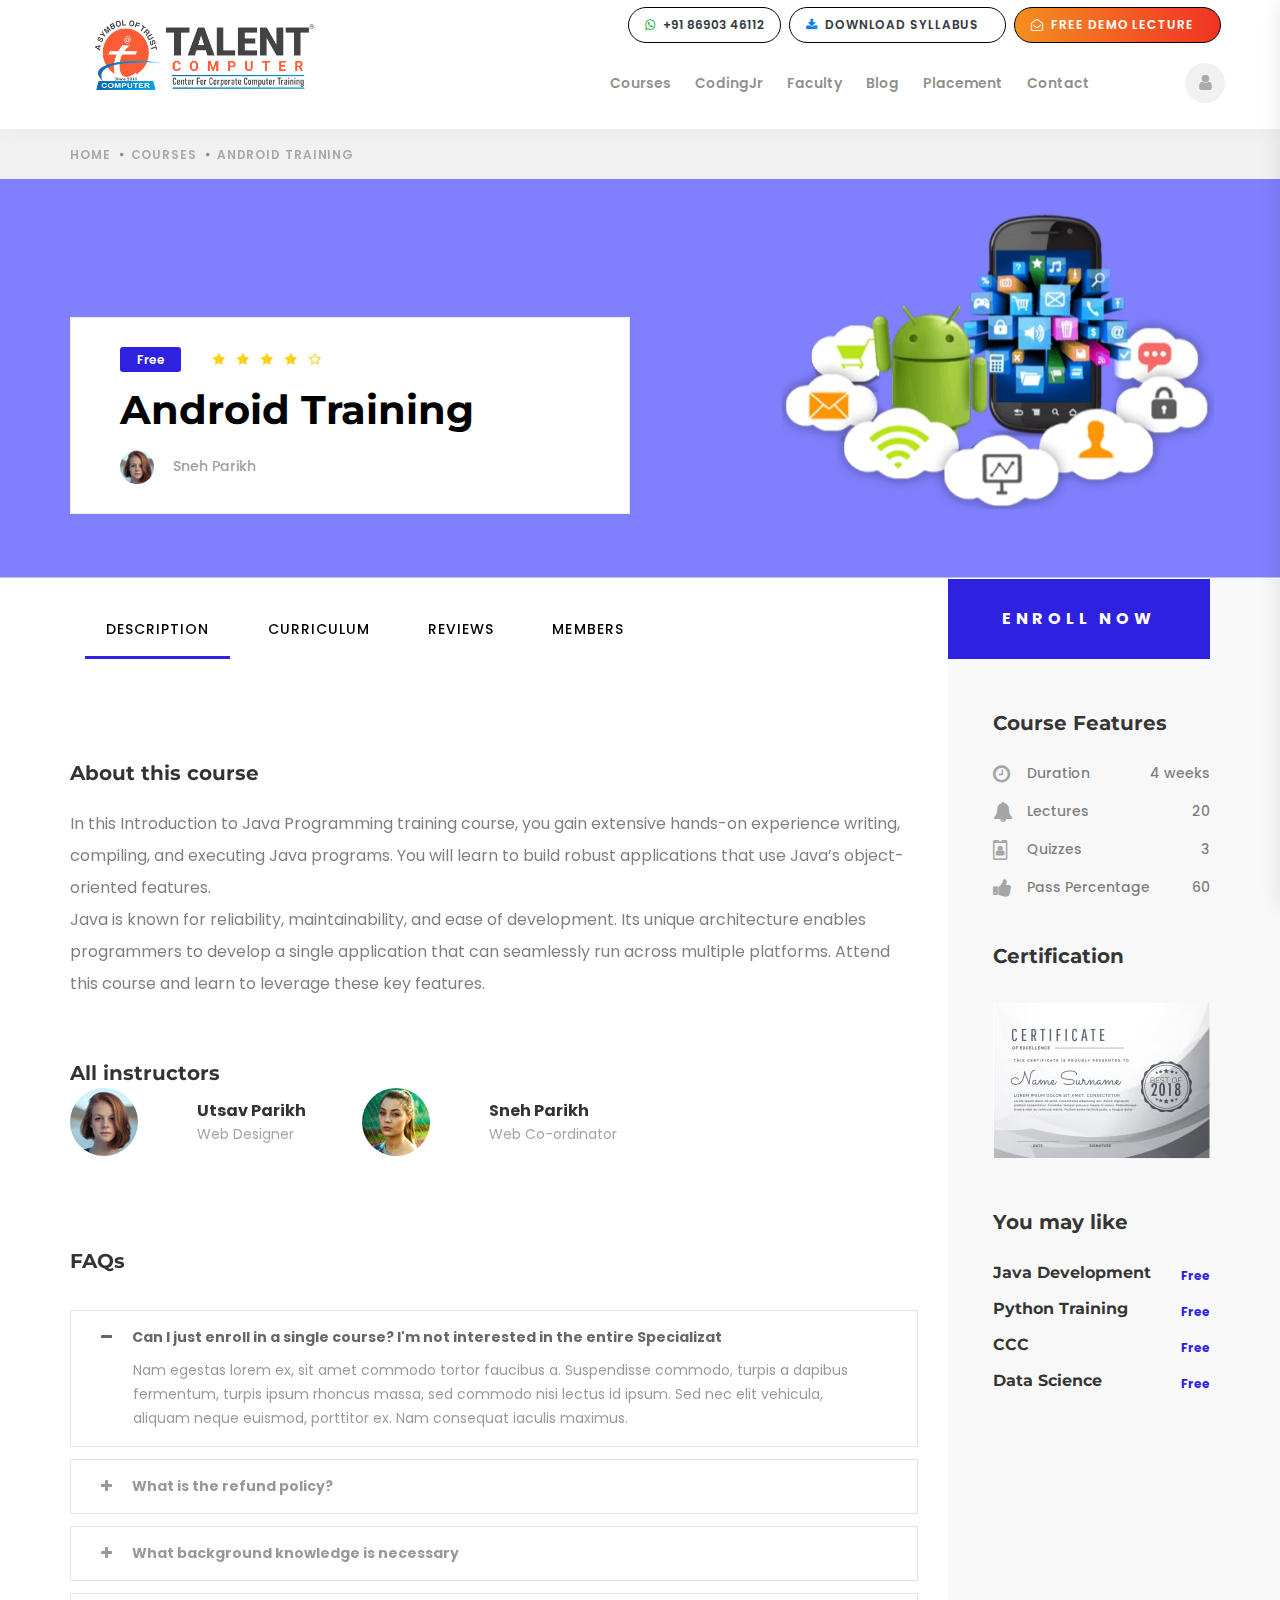
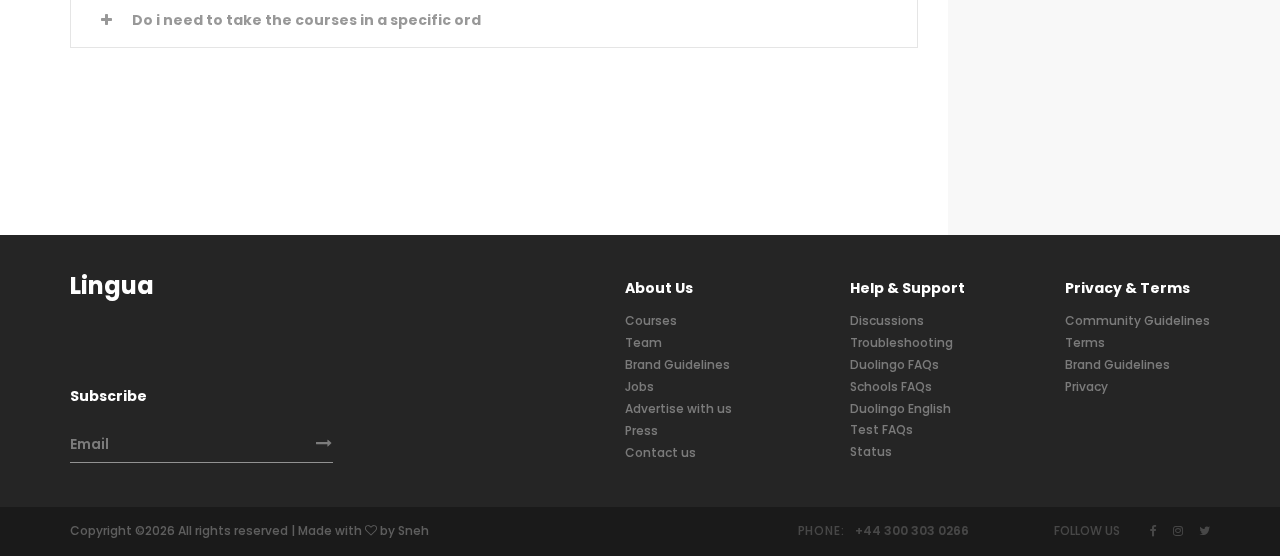
<file: Anroid_training.html>
<!DOCTYPE html>
<html lang="en">
<head>
<title>Course</title>
<meta charset="utf-8">
<meta http-equiv="X-UA-Compatible" content="IE=edge">
<meta name="description" content="Lingua project">
<meta name="viewport" content="width=device-width, initial-scale=1">
<link rel="stylesheet" type="text/css" href="styles/bootstrap4/bootstrap.min.css">
<link href="plugins/font-awesome-4.7.0/css/font-awesome.min.css" rel="stylesheet" type="text/css">
<link rel="stylesheet" type="text/css" href="plugins/OwlCarousel2-2.2.1/owl.carousel.css">
<link rel="stylesheet" type="text/css" href="plugins/OwlCarousel2-2.2.1/owl.theme.default.css">
<link rel="stylesheet" type="text/css" href="plugins/OwlCarousel2-2.2.1/animate.css">
<link rel="stylesheet" type="text/css" href="styles/course.css">
<link rel="stylesheet" type="text/css" href="styles/course_responsive.css">
</head>
<body>

	<style>
 .top_bar_phone{
	   border-radius: 60px;
	   border: 1px solid #010101;
   }
.top_bar_phone1
{
	   border-radius: 60px;
	   
   }
	
	</style>
<div class="super_container">

	<!-- Header -->

	<header class="header">		
		<!-- Top Bar -->
		<div class="top_bar">
			<div class="top_bar_container">
				<div class="container-fluid">
					<div class="row">

    					<div class="col col-md-6">
							<div class="logo_container mr-auto" style="position: relative;">
								<a href="#" style="display: block;margin: 0 auto;">
									<!-- <div class="logo_text">Talent Computer </div> -->
									 <img src="images/img/talentlogo.png" alt="" style="height: 70px;position: absolute;top: 20px;left: 80px;"> </a>
							</div>
						</div>
						<div class="col col-md-6">
							<div class="top_bar_content d-flex flex-row align-items-center justify-content-start" style="margin-left: -35px;">
								<div class="ml-2 d-flex align-items-center px-3 py-2 text-dark top_bar_phone bg"><i class="mr-2 fa fa-whatsapp text-success" aria-hidden="true"></i>+91 86903 46112</div>
								<div class="ml-2  d-flex align-items-center ml-1 px-3 py-2 text-dark top_bar_phone"><i class="mr-2 fa fa-download text-primary" aria-hidden="true"></i><span class="top_bar_title"> Download Syllabus</span></div>
							<div class=" bg-edit-orange-color ml-2 d-flex align-items-center ml-1 px-3 py-2 text-white top_bar_phone1"><i class="mr-2 fa fa-envelope-open-o" aria-hidden="true"></i>
								<span class="top_bar_title"> FREE Demo Lecture</span>
</div>

							</div>
						</div>
					</div>
				</div>
			</div>				
		</div>
		<!-- Header Content -->
		<div class="header_container">
			<div class="container">
				<div class="row">
					<div class="col" style="padding: 0;margin: 0;">
						<div class="header_content d-flex flex-row align-items-center justify-content-start" style="padding-bottom: 12px;padding-top: -44px !important;margin-top: 0;">
							<div class="logo_container mr-auto">
								<a href="#">
									<!-- <div class="logo_text">Talent Computer </div> -->
								</a>
							</div>
							<nav class="main_nav_contaner">
								<ul class="main_nav " style="margin-left: 420px;">
									
									 <li><a href="instructors.html">Courses</a></li>
										<!-- <li class="nav-item dropdown">
										    <a class="nav-link dropdown-toggle" href="#" id="servicesDropdown" role="button" data-toggle="dropdown" aria-haspopup="true" aria-expanded="false">Services</a>
										    <div class="dropdown-menu dropdown-menu-right" aria-labelledby="servicesDropdown">
										     <a class="dropdown-item" href="#">What we do</a>
										     <a class="dropdown-item" href="#">How we fit your needs</a>
										     <div class="dropdown-divider"></div>
										     <div class="d-md-flex align-items-start justify-content-start">
										      <div>   
										       <div class="dropdown-header">Digital</div>
										       <a class="dropdown-item" href="#">Bespoke software</a>
										       <a class="dropdown-item" href="#">Mobile apps</a>
										       <a class="dropdown-item" href="#">Websites</a>
										      </div>
										      <div>
										       <div class="dropdown-header">Professional Services</div>
										       <a class="dropdown-item" href="#">Project rescue</a>
										       <a class="dropdown-item" href="#">Source code recovery</a>
										       <a class="dropdown-item" href="#">Application support &amp; maintenance</a>
										      </div>
										      <div>
										       <div class="dropdown-header">Fixed Price Services</div>
										       <a class="dropdown-item" href="#">Add cookie consent</a>
										       <a class="dropdown-item" href="#">Add captcha</a>
										       <a class="dropdown-item" href="#">Add core data</a>
										       <a class="dropdown-item" href="#">Custom error pages</a>
										       <a class="dropdown-item" href="#">Contact form creation</a>
										       <a class="dropdown-item" href="#">Automated backups</a>
										       <a class="dropdown-item" href="#">Image to HTML</a>
										      </div>
										          <div>
										       <div class="dropdown-header">Fixed Price Services</div>
										       <a class="dropdown-item" href="#">Add cookie consent</a>
										       <a class="dropdown-item" href="#">Add captcha</a>
										       <a class="dropdown-item" href="#">Add core data</a>
										       <a class="dropdown-item" href="#">Custom error pages</a>
										       <a class="dropdown-item" href="#">Contact form creation</a>
										       <a class="dropdown-item" href="#">Automated backups</a>
										       <a class="dropdown-item" href="#">Image to HTML</a>
										      </div>
										     </div>
										    </div>
										   </li> 

 -->
									<li><a href="#">CodingJr</a></li>
									<li><a href="">Faculty</a></li>
									 <li><a href="blog.html">Blog</a></li>
									<li><a href="#">Placement</a></li>
									<li><a href="contact.html">Contact</a></li>
								</ul>
							</nav>
							<div class="header_content_right ml-auto text-right">
								<!-- <div class="header_search">
									<div class="search_form_container">
										<form action="#" id="search_form" class="search_form trans_400">
											<input type="search" class="header_search_input trans_400" placeholder="Type for Search" required="required">
											<div class="search_button">
												<i class="fa fa-search" aria-hidden="true"></i>
											</div>
										</form>
									</div>
								</div> -->

								<!-- Hamburger -->

								<div class="user"><a href="#"><i class="fa fa-user" aria-hidden="true"></i></a></div>
								<div class="hamburger menu_mm">
									<i class="fa fa-bars menu_mm" aria-hidden="true"></i>
								</div>
							</div>

						</div>
					</div>
				</div>
			</div>
		</div>
</header>


	<!-- Menu -->

	<div class="menu d-flex flex-column align-items-end justify-content-start text-right menu_mm trans_400">
		<div class="menu_close_container"><div class="menu_close"><div></div><div></div></div></div>
		<div class="search">
			<form action="#" class="header_search_form menu_mm">
				<input type="search" class="search_input menu_mm" placeholder="Search" required="required">
				<button class="header_search_button d-flex flex-column align-items-center justify-content-center menu_mm">
					<i class="fa fa-search menu_mm" aria-hidden="true"></i>
				</button>
			</form>
		</div>
		<nav class="menu_nav">
			<ul class="menu_mm">
				<li class="menu_mm"><a href="index.html">Home</a></li>
				<li class="menu_mm"><a href="courses.html">Courses</a></li>
				<li class="menu_mm"><a href="instructors.html">Instructors</a></li>
				<li class="menu_mm"><a href="#">Events</a></li>
				<li class="menu_mm"><a href="blog.html">Blog</a></li>
				<li class="menu_mm"><a href="contact.html">Contact</a></li>
			</ul>
		</nav>
		<div class="menu_extra">
			<div class="menu_phone"><span class="menu_title">phone:</span>+44 300 303 0266</div>
			<div class="menu_social">
				<span class="menu_title">follow us</span>
				<ul>
					<li><a href="#"><i class="fa fa-facebook" aria-hidden="true"></i></a></li>
					<li><a href="#"><i class="fa fa-instagram" aria-hidden="true"></i></a></li>
					<li><a href="#"><i class="fa fa-twitter" aria-hidden="true"></i></a></li>
				</ul>
			</div>
		</div>
	</div>
	
	<!-- Home -->

	<div class="home">
		<div class="breadcrumbs_container">
			<div class="container">
				<div class="row">
					<div class="col">
						<ul class="breadcrumbs_list d-flex flex-row align-items-center justify-content-start">
							<li><a href="index.html">home</a></li>
							<li><a href="courses.html">courses</a></li>
							<!-- <li><a href="courses.html">spanish</a></li> -->
							<li>Android Training</li>
						</ul>
					</div>
				</div>
			</div>
		</div>
	</div>

	<!-- Intro -->

	<div class="intro">
		<div class="intro_background parallax-window" data-parallax="scroll" data-image-src="banner/android.jpg" data-speed="0.8"></div>
		<div class="container">
			<div class="row">
				<div class="col">
					<div class="intro_container d-flex flex-column align-items-start justify-content-end">
						<div class="intro_content">
							<div class="intro_price">Free</div>
							<div class="rating_r rating_r_4 intro_rating"><i></i><i></i><i></i><i></i><i></i></div>
							<div class="intro_title">Android Training</div>
							<div class="intro_meta">
								<div class="intro_image"><img src="images/intro_user.jpg" alt=""></div>
								<div class="intro_instructors"><a href="instructors.html">Sneh Parikh</a> 
									<!-- and <span><a href="instructors.html">5 other instructors</a></span> -->
								</div>
							</div>
						</div>
					</div>
				</div>
			</div>
		</div>		
	</div>

	<!-- Course -->

	<div class="course">
		<div class="course_top"></div>
		<div class="container">
			<div class="row row-lg-eq-height">

				<!-- Panels -->
				<div class="col-lg-9">
					<div class="tab_panels">

						<!-- Tabs -->
						<div class="course_tabs_container">
							<div class="container">
								<div class="row">
									<div class="col-lg-9">
										<div class="tabs d-flex flex-row align-items-center justify-content-start">
											<div class="tab active">description</div>
											<div class="tab">curriculum</div>
											<div class="tab">reviews</div>
											<div class="tab">members</div>
										</div>
									</div>
								</div>
							</div>		
						</div>

						<!-- Description -->
						<div class="tab_panel description active">
							<div class="panel_title">About this course</div>
							<div class="panel_text">
								<p>In this Introduction to Java Programming training course, you gain extensive hands-on experience writing, compiling, and executing Java programs. You will learn to build robust applications that use Java’s object-oriented features. <br>Java is known for reliability, maintainability, and ease of development. Its unique architecture enables programmers to develop a single application that can seamlessly run across multiple platforms. Attend this course and learn to leverage these key features.</p>
							</div>
							
							<!-- Instructors -->
							<div class="instructors">
								<div class="panel_title">All instructors</div>
								<div class="row instructors_row">

									<!-- Instructor -->
									<div class="col-lg-4 col-md-6">
										<div class="instructor d-flex flex-row align-items-center justify-content-start">
											<div class="instructor_image"><div><img src="images/instructor_4.jpg" alt=""></div></div>
											<div class="instructor_content">
												<div class="instructor_name"><a href="instructors.html">Utsav Parikh</a></div>
												<div class="instructor_title">Web Designer</div>
											</div>
										</div>
									</div>

									<!-- Instructor -->
									<div class="col-lg-4 col-md-6">
										<div class="instructor d-flex flex-row align-items-center justify-content-start">
											<div class="instructor_image"><div><img src="images/instructor_5.jpg" alt=""></div></div>
											<div class="instructor_content">
												<div class="instructor_name"><a href="instructors.html">Sneh Parikh</a></div>
												<div class="instructor_title">Web Co-ordinator</div>
											</div>
										</div>
									</div>

									<!-- Instructor -->
									<!-- <div class="col-lg-4 col-md-6">
										<div class="instructor d-flex flex-row align-items-center justify-content-start">
											<div class="instructor_image"><div><img src="images/instructor_6.jpg" alt=""></div></div>
											<div class="instructor_content">
												<div class="instructor_name"><a href="instructors.html">Sarah Parker</a></div>
												<div class="instructor_title">Teacher</div>
											</div>
										</div>
									</div> -->

									<!-- Instructor -->
									<!-- <div class="col-lg-4 col-md-6">
										<div class="instructor d-flex flex-row align-items-center justify-content-start">
											<div class="instructor_image"><div><img src="images/instructor_7.jpg" alt=""></div></div>
											<div class="instructor_content">
												<div class="instructor_name"><a href="instructors.html">Sarah Parker</a></div>
												<div class="instructor_title">Teacher</div>
											</div>
										</div>
									</div> -->

									<!-- Instructor -->
									<!-- <div class="col-lg-4 col-md-6">
										<div class="instructor d-flex flex-row align-items-center justify-content-start">
											<div class="instructor_image"><div><img src="images/instructor_8.jpg" alt=""></div></div>
											<div class="instructor_content">
												<div class="instructor_name"><a href="instructors.html">Sarah Parker</a></div>
												<div class="instructor_title">Teacher</div>
											</div>
										</div>
									</div> -->

									<!-- Instructor -->
									<!-- <div class="col-lg-4 col-md-6">
										<div class="instructor d-flex flex-row align-items-center justify-content-start">
											<div class="instructor_image"><div><img src="images/instructor_9.jpg" alt=""></div></div>
											<div class="instructor_content">
												<div class="instructor_name"><a href="instructors.html">Sarah Parker</a></div>
												<div class="instructor_title">Teacher</div>
											</div>
										</div>
									</div> -->

								</div>
							</div>

							<!-- FAQs -->
							<div class="faqs">
								<div class="panel_title">FAQs</div>
								<div class="accordions">
												
									<div class="elements_accordions">

										<div class="accordion_container">
											<div class="accordion d-flex flex-row align-items-center active"><div>Can I just enroll in a single course? I'm not interested in the entire Specializat</div></div>
											<div class="accordion_panel">
												<p>Nam egestas lorem ex, sit amet commodo tortor faucibus a. Suspendisse commodo, turpis a dapibus fermentum, turpis ipsum rhoncus massa, sed commodo nisi lectus id ipsum. Sed nec elit vehicula, aliquam neque euismod, porttitor ex. Nam consequat iaculis maximus.</p>
											</div>
										</div>

										<div class="accordion_container">
											<div class="accordion d-flex flex-row align-items-center"><div>What is the refund policy?</div></div>
											<div class="accordion_panel">
												<p>Nam egestas lorem ex, sit amet commodo tortor faucibus a. Suspendisse commodo, turpis a dapibus fermentum, turpis ipsum rhoncus massa, sed commodo nisi lectus id ipsum. Sed nec elit vehicula, aliquam neque euismod, porttitor ex. Nam consequat iaculis maximus.</p>
											</div>
										</div>

										<div class="accordion_container">
											<div class="accordion d-flex flex-row align-items-center"><div>What background knowledge is necessary</div></div>
											<div class="accordion_panel">
												<p>Nam egestas lorem ex, sit amet commodo tortor faucibus a. Suspendisse commodo, turpis a dapibus fermentum, turpis ipsum rhoncus massa, sed commodo nisi lectus id ipsum. Sed nec elit vehicula, aliquam neque euismod, porttitor ex. Nam consequat iaculis maximus.</p>
											</div>
										</div>

										<div class="accordion_container">
											<div class="accordion d-flex flex-row align-items-center"><div>Do i need to take the courses in a specific ord</div></div>
											<div class="accordion_panel">
												<p>Nam egestas lorem ex, sit amet commodo tortor faucibus a. Suspendisse commodo, turpis a dapibus fermentum, turpis ipsum rhoncus massa, sed commodo nisi lectus id ipsum. Sed nec elit vehicula, aliquam neque euismod, porttitor ex. Nam consequat iaculis maximus.</p>
											</div>
										</div>

									</div>

								</div>
							</div>
						</div>

						<!-- Curriculum -->
						<div class="tab_panel curriculum">
							<div class="panel_title">Syllabus</div>
							<div class="panel_text">
								<p><ul>
	<li>Learn Java Programming</li>
	<li>Building Blocks of the Language </li>
	<li>Object Oriented Programming Concepts </li>
	<li>Inheritance, Packages & Interfaces</li>
	<li>Exception Handling & Multithreaded Programming </li>
	<li>File Handling</li>
</ul></p>
							</div>
							<div class="curriculum_items">
								<div class="cur_item">
									<div class="cur_title_container d-flex flex-row align-items-start justify-content-start">
										<div class="cur_title">Week 1</div>
										<div class="cur_num ml-auto">0/4</div>
									</div>
									<div class="cur_item_content">
										<div class="cur_item_title">Beginners Level</div>
										<div class="cur_item_text">
											<p><ul>
												<li>Basics of Java, Background/History of Java, Java and the Internet, Advantages of Java</li>
												<li>Java Virtual Machine & Byte Code</li>
												<li>Java Environment Setup</li>
												<li>Java Program Structure</li>
												<li> Procedure-Oriented vs. Object-Oriented Programming concept</li>
												<li>Basics of OOP: Abstraction, Inheritance,Encapsulation, Classes, subclasses and super classes, Polymorphism and Overloading, message communication</li>
												<li>Compiling and running</li>
												<li>Identifiers & Literals</li>
												<li>Data Tpes and Classes </li>
												
											</ul></p>
										</div>
										<div class="cur_contents">
											<ul>
												<li>
													<i class="fa fa-folder" aria-hidden="true"></i><span>1 video, 1 audio, 1 reading</span>
													<ul>
														<li class="d-flex flex-row align-items-center justify-content-start">
															<i class="fa fa-video-camera" aria-hidden="true"></i><span>Video: <a href="#">Greetings and Introductions</a></span>
															<div class="cur_time ml-auto"><i class="fa fa-clock-o" aria-hidden="true"></i><span>15 minutes</span></div>
														</li>
														<li class="d-flex flex-row align-items-center justify-content-start">
															<i class="fa fa-file" aria-hidden="true"></i><span>Reading: <a href="#">Word Types</a></span>
															<div class="cur_time ml-auto"><i class="fa fa-clock-o" aria-hidden="true"></i><span>15 minutes</span></div>
														</li>
														<li class="d-flex flex-row align-items-center justify-content-start">
															<i class="fa fa-volume-up" aria-hidden="true"></i><span>Audio: <a href="#">Listening Exercise</a></span>
															<div class="cur_time ml-auto"><i class="fa fa-clock-o" aria-hidden="true"></i><span>15 minutes</span></div>
														</li>
													</ul>
												</li>
												<li class="d-flex flex-row align-items-center justify-content-start">
													<i class="fa fa-graduation-cap" aria-hidden="true"></i><span>Graded: Cumulative Language Quiz</span>
													<div class="cur_time ml-auto"><span>3 Questions</span></div>
												</li>
											</ul>
										</div>
									</div>
								</div>
								<div class="cur_item">
									<div class="cur_title_container d-flex flex-row align-items-start justify-content-start">
										<div class="cur_title">Week 2</div>
										<div class="cur_num ml-auto">0/5</div>
									</div>
									<div class="cur_item_content">
										<div class="cur_item_title">Intermediate Level</div>
										<div class="cur_item_text">
											<p><ul>
												<li>
													Define Objects,Classes and methods
												</li>
												<li>.Explain Constructors & its types, Object as a parameter, constructor overloading</li>
												<li>.Explain Constructors & its types, Object as a parameter, constructor overloading</li>
											</ul></p>
										</div>
										<div class="cur_contents">
											<ul>
												<li>
													<i class="fa fa-folder" aria-hidden="true"></i><span>1 video, 1 audio, 1 reading</span>
													<ul>
														<li class="d-flex flex-row align-items-center justify-content-start">
															<i class="fa fa-video-camera" aria-hidden="true"></i><span>Video: <a href="#">Greetings and Introductions</a></span>
															<div class="cur_time ml-auto"><i class="fa fa-clock-o" aria-hidden="true"></i><span>15 minutes</span></div>
														</li>
														<li class="d-flex flex-row align-items-center justify-content-start">
															<i class="fa fa-file" aria-hidden="true"></i><span>Reading: <a href="#">Word Types</a></span>
															<div class="cur_time ml-auto"><i class="fa fa-clock-o" aria-hidden="true"></i><span>15 minutes</span></div>
														</li>
														<li class="d-flex flex-row align-items-center justify-content-start">
															<i class="fa fa-volume-up" aria-hidden="true"></i><span>Audio: <a href="#">Listening Exercise</a></span>
															<div class="cur_time ml-auto"><i class="fa fa-clock-o" aria-hidden="true"></i><span>15 minutes</span></div>
														</li>
													</ul>
												</li>
												<li class="d-flex flex-row align-items-center justify-content-start">
													<i class="fa fa-graduation-cap" aria-hidden="true"></i><span>Graded: Cumulative Language Quiz</span>
													<div class="cur_time ml-auto"><span>3 Questions</span></div>
												</li>
											</ul>
										</div>
									</div>
								</div>

					<div class="cur_item">
									<div class="cur_title_container d-flex flex-row align-items-start justify-content-start">
										<div class="cur_title">Week 3</div>
										<div class="cur_num ml-auto">0/5</div>
									</div>
									<div class="cur_item_content">
										<div class="cur_item_title">Intermediate Level</div>
										<div class="cur_item_text">
											<p><ul>
												<li>Describe Inheritance and method overriding</li>
												<li>List the types of Inheritance </li>
												<li>Describe Creating package, importing package, access rules for packages, class hiding rules in a package </li>
												<li>Explain inheritance on interfaces, implementing interface, multiple inheritance using interface</li>
												<li>Describe interface ,Abstract & final classes </li>
											</ul></p>
										</div>
										<div class="cur_contents">
											<ul>
												<li>
													<i class="fa fa-folder" aria-hidden="true"></i><span>1 video, 1 audio, 1 reading</span>
													<ul>
														<li class="d-flex flex-row align-items-center justify-content-start">
															<i class="fa fa-video-camera" aria-hidden="true"></i><span>Video: <a href="#">Greetings and Introductions</a></span>
															<div class="cur_time ml-auto"><i class="fa fa-clock-o" aria-hidden="true"></i><span>15 minutes</span></div>
														</li>
														<li class="d-flex flex-row align-items-center justify-content-start">
															<i class="fa fa-file" aria-hidden="true"></i><span>Reading: <a href="#">Word Types</a></span>
															<div class="cur_time ml-auto"><i class="fa fa-clock-o" aria-hidden="true"></i><span>15 minutes</span></div>
														</li>
														<li class="d-flex flex-row align-items-center justify-content-start">
															<i class="fa fa-volume-up" aria-hidden="true"></i><span>Audio: <a href="#">Listening Exercise</a></span>
															<div class="cur_time ml-auto"><i class="fa fa-clock-o" aria-hidden="true"></i><span>15 minutes</span></div>
														</li>
													</ul>
												</li>
												<li class="d-flex flex-row align-items-center justify-content-start">
													<i class="fa fa-graduation-cap" aria-hidden="true"></i><span>Graded: Cumulative Language Quiz</span>
													<div class="cur_time ml-auto"><span>3 Questions</span></div>
												</li>
											</ul>
										</div>
									</div>
								</div>

								<div class="cur_item">
									<div class="cur_title_container d-flex flex-row align-items-start justify-content-start">
										<div class="cur_title">Week 4	</div>
										<div class="cur_num ml-auto">0/5</div>
									</div>
									<div class="cur_item_content">
										<div class="cur_item_title">Expert Level</div>
										<div class="cur_item_text">
											<p><ul>
												<li>Explain errors, & exceptions </li>
												<li>Define thread, creating threads, multithreading, thread priority & synchronization</li>
												<li>Explain basics of streams, stream classes, creation, reading and writing files in context to file handling </li>
												
											</ul></p>
										</div>
										<div class="cur_contents">
											<ul>
												<li>
													<i class="fa fa-folder" aria-hidden="true"></i><span>1 video, 1 audio, 1 reading</span>
													<ul>
														<li class="d-flex flex-row align-items-center justify-content-start">
															<i class="fa fa-video-camera" aria-hidden="true"></i><span>Video: <a href="#">Greetings and Introductions</a></span>
															<div class="cur_time ml-auto"><i class="fa fa-clock-o" aria-hidden="true"></i><span>15 minutes</span></div>
														</li>
														<li class="d-flex flex-row align-items-center justify-content-start">
															<i class="fa fa-file" aria-hidden="true"></i><span>Reading: <a href="#">Word Types</a></span>
															<div class="cur_time ml-auto"><i class="fa fa-clock-o" aria-hidden="true"></i><span>15 minutes</span></div>
														</li>
														<li class="d-flex flex-row align-items-center justify-content-start">
															<i class="fa fa-volume-up" aria-hidden="true"></i><span>Audio: <a href="#">Listening Exercise</a></span>
															<div class="cur_time ml-auto"><i class="fa fa-clock-o" aria-hidden="true"></i><span>15 minutes</span></div>
														</li>
													</ul>
												</li>
												<li class="d-flex flex-row align-items-center justify-content-start">
													<i class="fa fa-graduation-cap" aria-hidden="true"></i><span>Graded: Cumulative Language Quiz</span>
													<div class="cur_time ml-auto"><span>3 Questions</span></div>
												</li>
											</ul>
										</div>
									</div>
								</div>

							</div>
						</div>

						<!-- Reviews -->
						<div class="tab_panel reviews">
							<div class="panel_title">Reviews</div>
							<div class="panel_text">
								<p>Lorem ipsum dolor sit amet, te eros consulatu pro, quem labores petentium no sea, atqui posidonium interpretaris pri eu. At soleat maiorum platonem vix, no mei case fierent. Primis quidam ancillae te mei.</p>
							</div>
							<div class="cur_ratings_container clearfix">
								<div class="cur_rating d-flex flex-column align-items-center justify-content-center">
									<div class="cur_rating_num">4,5</div>
									<div class="rating_r rating_r_4 cur_stars"><i></i><i></i><i></i><i></i><i></i></div>
									<div class="cur_rating_text">Rated 5 out of 3 Ratings</div>
								</div>
								<div class="cur_rating_progress d-flex flex-column align-items-center justify-content-center">
									<div class="cur_progress d-flex flex-row align-items-center justify-content-between">
										<span>5 stars</span>
										<div id="cur_pbar_1" class="cur_pbar" data-perc="0.80"></div>
									</div>
									<div class="cur_progress d-flex flex-row align-items-center justify-content-between">
										<span>5 stars</span>
										<div id="cur_pbar_2" class="cur_pbar" data-perc="0.20"></div>
									</div>
									<div class="cur_progress d-flex flex-row align-items-center justify-content-between">
										<span>5 stars</span>
										<div id="cur_pbar_3" class="cur_pbar" data-perc="0.0"></div>
									</div>
									<div class="cur_progress d-flex flex-row align-items-center justify-content-between">
										<span>5 stars</span>
										<div id="cur_pbar_4" class="cur_pbar" data-perc="0.0"></div>
									</div>
									<div class="cur_progress d-flex flex-row align-items-center justify-content-between">
										<span>5 stars</span>
										<div id="cur_pbar_5" class="cur_pbar" data-perc="0.0"></div>
									</div>
								</div>
							</div>

							<div class="cur_reviews">

								<!-- Review -->
								<div class="review">
									<div class="review_title_container d-flex flex-row align-items-start justify-content-start">
										<div class="review_title d-flex flex-row align-items-center justify-content-center">
											<div class="review_author_image"><div><img src="images/review_1.jpg" alt=""></div></div>
											<div class="review_author">
												<div class="review_author_name"><a href="#">Sarah Parker</a></div>
												<div class="review_date">Sep 29, 2017 at 9:48 am</div>
											</div>
										</div>
										<div class="review_stars ml-auto"><div class="rating_r rating_r_4 review_rating"><i></i><i></i><i></i><i></i><i></i></div></div>
									</div>
									<div class="review_text">
										<p>Nam egestas lorem ex, sit amet commodo tortor faucibus a. Suspendisse commodo, turpis a dapibus fermentum, turpis ipsum rhoncus massa, sed commodo nisi lectus id ipsum. Sed nec elit vehicula.</p>
									</div>
								</div>

								<!-- Review -->
								<div class="review">
									<div class="review_title_container d-flex flex-row align-items-start justify-content-start">
										<div class="review_title d-flex flex-row align-items-center justify-content-center">
											<div class="review_author_image"><div><i class="fa fa-user" aria-hidden="true"></i></div></div>
											<div class="review_author">
												<div class="review_author_name"><a href="#">Sarah Parker</a></div>
												<div class="review_date">Sep 29, 2017 at 9:48 am</div>
											</div>
										</div>
										<div class="review_stars ml-auto"><div class="rating_r rating_r_4 review_rating"><i></i><i></i><i></i><i></i><i></i></div></div>
									</div>
									<div class="review_text">
										<p>Nam egestas lorem ex, sit amet commodo tortor faucibus a. Suspendisse commodo, turpis a dapibus fermentum, turpis ipsum rhoncus massa, sed commodo nisi lectus id ipsum. Sed nec elit vehicula.</p>
									</div>
								</div>

								<!-- Review -->
								<div class="review">
									<div class="review_title_container d-flex flex-row align-items-start justify-content-start">
										<div class="review_title d-flex flex-row align-items-center justify-content-center">
											<div class="review_author_image"><div><i class="fa fa-user" aria-hidden="true"></i></div></div>
											<div class="review_author">
												<div class="review_author_name"><a href="#">Sarah Parker</a></div>
												<div class="review_date">Sep 29, 2017 at 9:48 am</div>
											</div>
										</div>
										<div class="review_stars ml-auto"><div class="rating_r rating_r_4 review_rating"><i></i><i></i><i></i><i></i><i></i></div></div>
									</div>
									<div class="review_text">
										<p>Nam egestas lorem ex, sit amet commodo tortor faucibus a. Suspendisse commodo, turpis a dapibus fermentum, turpis ipsum rhoncus massa, sed commodo nisi lectus id ipsum. Sed nec elit vehicula.</p>
									</div>
								</div>

							</div>
						</div>

						<!-- Members -->
						<div class="tab_panel members">
							<div class="panel_title">Members</div>
							<div class="panel_text">
								<p>Lorem ipsum dolor sit amet, te eros consulatu pro, quem labores petentium no sea, atqui posidonium interpretaris pri eu. At soleat maiorum platonem vix, no mei case fierent. Primis quidam ancillae te mei.</p>
							</div>
							<div class="members_list d-flex flex-row flex-wrap align-items-start justify-content-start">

								<!-- Member -->
								<div class="member">
									<div class="member_image"><img src="images/member_1.jpg" alt=""></div>
									<div class="member_title"><a href="#">Sarah Parker</a></div>
								</div>

								<!-- Member -->
								<div class="member">
									<div class="member_image"><img src="images/member_0.jpg" alt=""></div>
									<div class="member_title"><a href="#">Sarah Parker</a></div>
								</div>

								<!-- Member -->
								<div class="member">
									<div class="member_image"><img src="images/member_0.jpg" alt=""></div>
									<div class="member_title"><a href="#">Sarah Parker</a></div>
								</div>

								<!-- Member -->
								<div class="member">
									<div class="member_image"><img src="images/member_2.jpg" alt=""></div>
									<div class="member_title"><a href="#">Sarah Parker</a></div>
								</div>

								<!-- Member -->
								<div class="member">
									<div class="member_image"><img src="images/member_3.jpg" alt=""></div>
									<div class="member_title"><a href="#">Sarah Parker</a></div>
								</div>

								<!-- Member -->
								<div class="member">
									<div class="member_image"><img src="images/member_4.jpg" alt=""></div>
									<div class="member_title"><a href="#">Sarah Parker</a></div>
								</div>

								<!-- Member -->
								<div class="member">
									<div class="member_image"><img src="images/member_0.jpg" alt=""></div>
									<div class="member_title"><a href="#">Sarah Parker</a></div>
								</div>

								<!-- Member -->
								<div class="member">
									<div class="member_image"><img src="images/member_5.jpg" alt=""></div>
									<div class="member_title"><a href="#">Sarah Parker</a></div>
								</div>

								<!-- Member -->
								<div class="member">
									<div class="member_image"><img src="images/member_6.jpg" alt=""></div>
									<div class="member_title"><a href="#">Sarah Parker</a></div>
								</div>

								<!-- Member -->
								<div class="member">
									<div class="member_image"><img src="images/member_0.jpg" alt=""></div>
									<div class="member_title"><a href="#">Sarah Parker</a></div>
								</div>

								<!-- Member -->
								<div class="member">
									<div class="member_image"><img src="images/member_7.jpg" alt=""></div>
									<div class="member_title"><a href="#">Sarah Parker</a></div>
								</div>

								<!-- Member -->
								<div class="member">
									<div class="member_image"><img src="images/member_8.jpg" alt=""></div>
									<div class="member_title"><a href="#">Sarah Parker</a></div>
								</div>

								<!-- Member -->
								<div class="member">
									<div class="member_image"><img src="images/member_0.jpg" alt=""></div>
									<div class="member_title"><a href="#">Sarah Parker</a></div>
								</div>

								<!-- Member -->
								<div class="member">
									<div class="member_image"><img src="images/member_9.jpg" alt=""></div>
									<div class="member_title"><a href="#">Sarah Parker</a></div>
								</div>

								<!-- Member -->
								<div class="member">
									<div class="member_image"><img src="images/member_0.jpg" alt=""></div>
									<div class="member_title"><a href="#">Sarah Parker</a></div>
								</div>
							</div>
						</div>
					</div>
				</div>

				<!-- Sidebar -->
				<div class="col-lg-3">
					<div class="sidebar">
						<div class="sidebar_background"></div>
						<div class="sidebar_top"><a href="#">Enroll Now</a></div>
						<div class="sidebar_content">

							<!-- Features -->
							<div class="sidebar_section features">
								<div class="sidebar_title">Course Features</div>
								<div class="features_content">
									<ul class="features_list">

										<!-- Feature -->
										<li class="d-flex flex-row align-items-start justify-content-start">
											<div class="feature_title"><i class="fa fa-clock-o" aria-hidden="true"></i><span>Duration</span></div>
											<div class="feature_text ml-auto">4 weeks</div>
										</li>

										<!-- Feature -->
										<li class="d-flex flex-row align-items-start justify-content-start">
											<div class="feature_title"><i class="fa fa-bell" aria-hidden="true"></i><span>Lectures</span></div>
											<div class="feature_text ml-auto">20</div>
										</li>

										<!-- Feature -->
										<li class="d-flex flex-row align-items-start justify-content-start">
											<div class="feature_title"><i class="fa fa-id-badge" aria-hidden="true"></i><span>Quizzes</span></div>
											<div class="feature_text ml-auto">3</div>
										</li>

										<!-- Feature -->
										<li class="d-flex flex-row align-items-start justify-content-start">
											<div class="feature_title"><i class="fa fa-thumbs-up" aria-hidden="true"></i><span>Pass Percentage</span></div>
											<div class="feature_text ml-auto">60</div>
										</li>

										<!-- Feature -->
										<!-- <li class="d-flex flex-row align-items-start justify-content-start">
											<div class="feature_title"><i class="fa fa-thumbs-down" aria-hidden="true"></i><span>Max Retakes</span></div>
											<div class="feature_text ml-auto">5</div>
										</li> -->
									</ul>
								</div>
							</div>

							<!-- Cert -->
							<div class="sidebar_section cert">
								<div class="sidebar_title">Certification</div>
								<div class="cert_image"><img src="images/cert.jpg" alt=""></div>
							</div>

							<!-- You may like -->
							<div class="sidebar_section like">
								<div class="sidebar_title">You may like </div>
								<div class="like_items">

									<!-- Like Item -->
									<div class="like_item d-flex flex-row align-items-end justify-content-start">
										<div class="like_title_container">
											<div class="like_title">Java Development</div>
											<!-- <div class="like_subtitle">Spanish</div> -->
										</div>
										<div class="like_price ml-auto">Free</div>
									</div>
									<!-- Like Item -->
									<div class="like_item d-flex flex-row align-items-end justify-content-start">
										<div class="like_title_container">
											<div class="like_title">Python Training</div>
											<!-- <div class="like_subtitle">Spanish</div> -->
										</div>
										<div class="like_price ml-auto">Free</div>
									</div>
									<!-- Like Item -->
									<div class="like_item d-flex flex-row align-items-end justify-content-start">
										<div class="like_title_container">
											<div class="like_title">CCC</div>
											<!-- <div class="like_subtitle">Spanish</div> -->
										</div>
										<div class="like_price ml-auto">Free</div>
									</div>
									<!-- Like Item -->
									<div class="like_item d-flex flex-row align-items-end justify-content-start">
										<div class="like_title_container">
											<div class="like_title">Data Science</div>
											<!-- <div class="like_subtitle">Spanish</div> -->
										</div>
										<div class="like_price ml-auto">Free</div>
									</div>
								</div>
							</div>
						</div>
					</div>
				</div>

			</div>
		</div>
	</div>

	<!-- Footer -->

	<footer class="footer">
		<div class="footer_body">
			<div class="container">
				<div class="row">

					<!-- Newsletter -->
					<div class="col-lg-3 footer_col">
						<div class="newsletter_container d-flex flex-column align-items-start justify-content-end">
							<div class="footer_logo mb-auto"><a href="#">Lingua</a></div>
							<div class="footer_title">Subscribe</div>
							<form action="#" id="newsletter_form" class="newsletter_form">
								<input type="email" class="newsletter_input" placeholder="Email" required="required">
								<button class="newsletter_button"><i class="fa fa-long-arrow-right" aria-hidden="true"></i></button>
							</form>
						</div>
					</div>

					<!-- About -->
					<div class="col-lg-2 offset-lg-3 footer_col">
						<div>
							<div class="footer_title">About Us</div>
							<ul class="footer_list">
								<li><a href="#">Courses</a></li>
								<li><a href="#">Team</a></li>
								<li><a href="#">Brand Guidelines</a></li>
								<li><a href="#">Jobs</a></li>
								<li><a href="#">Advertise with us</a></li>
								<li><a href="#">Press</a></li>
								<li><a href="#">Contact us</a></li>
							</ul>
						</div>
					</div>

					<!-- Help & Support -->
					<div class="col-lg-2 footer_col">
						<div class="footer_title">Help & Support</div>
						<ul class="footer_list">
							<li><a href="#">Discussions</a></li>
							<li><a href="#">Troubleshooting</a></li>
							<li><a href="#">Duolingo FAQs</a></li>
							<li><a href="#">Schools FAQs</a></li>
							<li><a href="#">Duolingo English Test FAQs</a></li>
							<li><a href="#">Status</a></li>
						</ul>
					</div>

					<!-- Privacy -->
					<div class="col-lg-2 footer_col clearfix">
						<div>
							<div class="footer_title">Privacy & Terms</div>
							<ul class="footer_list">
								<li><a href="#">Community Guidelines</a></li>
								<li><a href="#">Terms</a></li>
								<li><a href="#">Brand Guidelines</a></li>
								<li><a href="#">Privacy</a></li>
							</ul>
						</div>
					</div>

				</div>
			</div>
		</div>
		<div class="copyright">
			<div class="container">
				<div class="row">
					<div class="col">
						<div class="copyright_content d-flex flex-md-row flex-column align-items-md-center align-items-start justify-content-start">
							<div class="cr"><!-- Link back to Colorlib can't be removed. Template is licensed under CC BY 3.0. -->
Copyright &copy;<script>document.write(new Date().getFullYear());</script> All rights reserved | Made with <i class="fa fa-heart-o" aria-hidden="true"></i> by Sneh
<!-- Link back to Colorlib can't be removed. Template is licensed under CC BY 3.0. --></div>
							<div class="cr_right ml-md-auto">
								<div class="footer_phone"><span class="cr_title">phone:</span>+44 300 303 0266</div>
								<div class="footer_social">
									<span class="cr_social_title">follow us</span>
									<ul>
										<li><a href="#"><i class="fa fa-facebook" aria-hidden="true"></i></a></li>
										<li><a href="#"><i class="fa fa-instagram" aria-hidden="true"></i></a></li>
										<li><a href="#"><i class="fa fa-twitter" aria-hidden="true"></i></a></li>
									</ul>
								</div>
							</div>
						</div>
					</div>
				</div>
			</div>
		</div>
	</footer>
</div>

<script src="js/jquery-3.2.1.min.js"></script>
<script src="styles/bootstrap4/popper.js"></script>
<script src="styles/bootstrap4/bootstrap.min.js"></script>
<script src="plugins/OwlCarousel2-2.2.1/owl.carousel.js"></script>
<script src="plugins/easing/easing.js"></script>
<script src="plugins/parallax-js-master/parallax.min.js"></script>
<script src="plugins/progressbar/progressbar.min.js"></script>
<script src="js/course.js"></script>
</body>
</html>
</file>
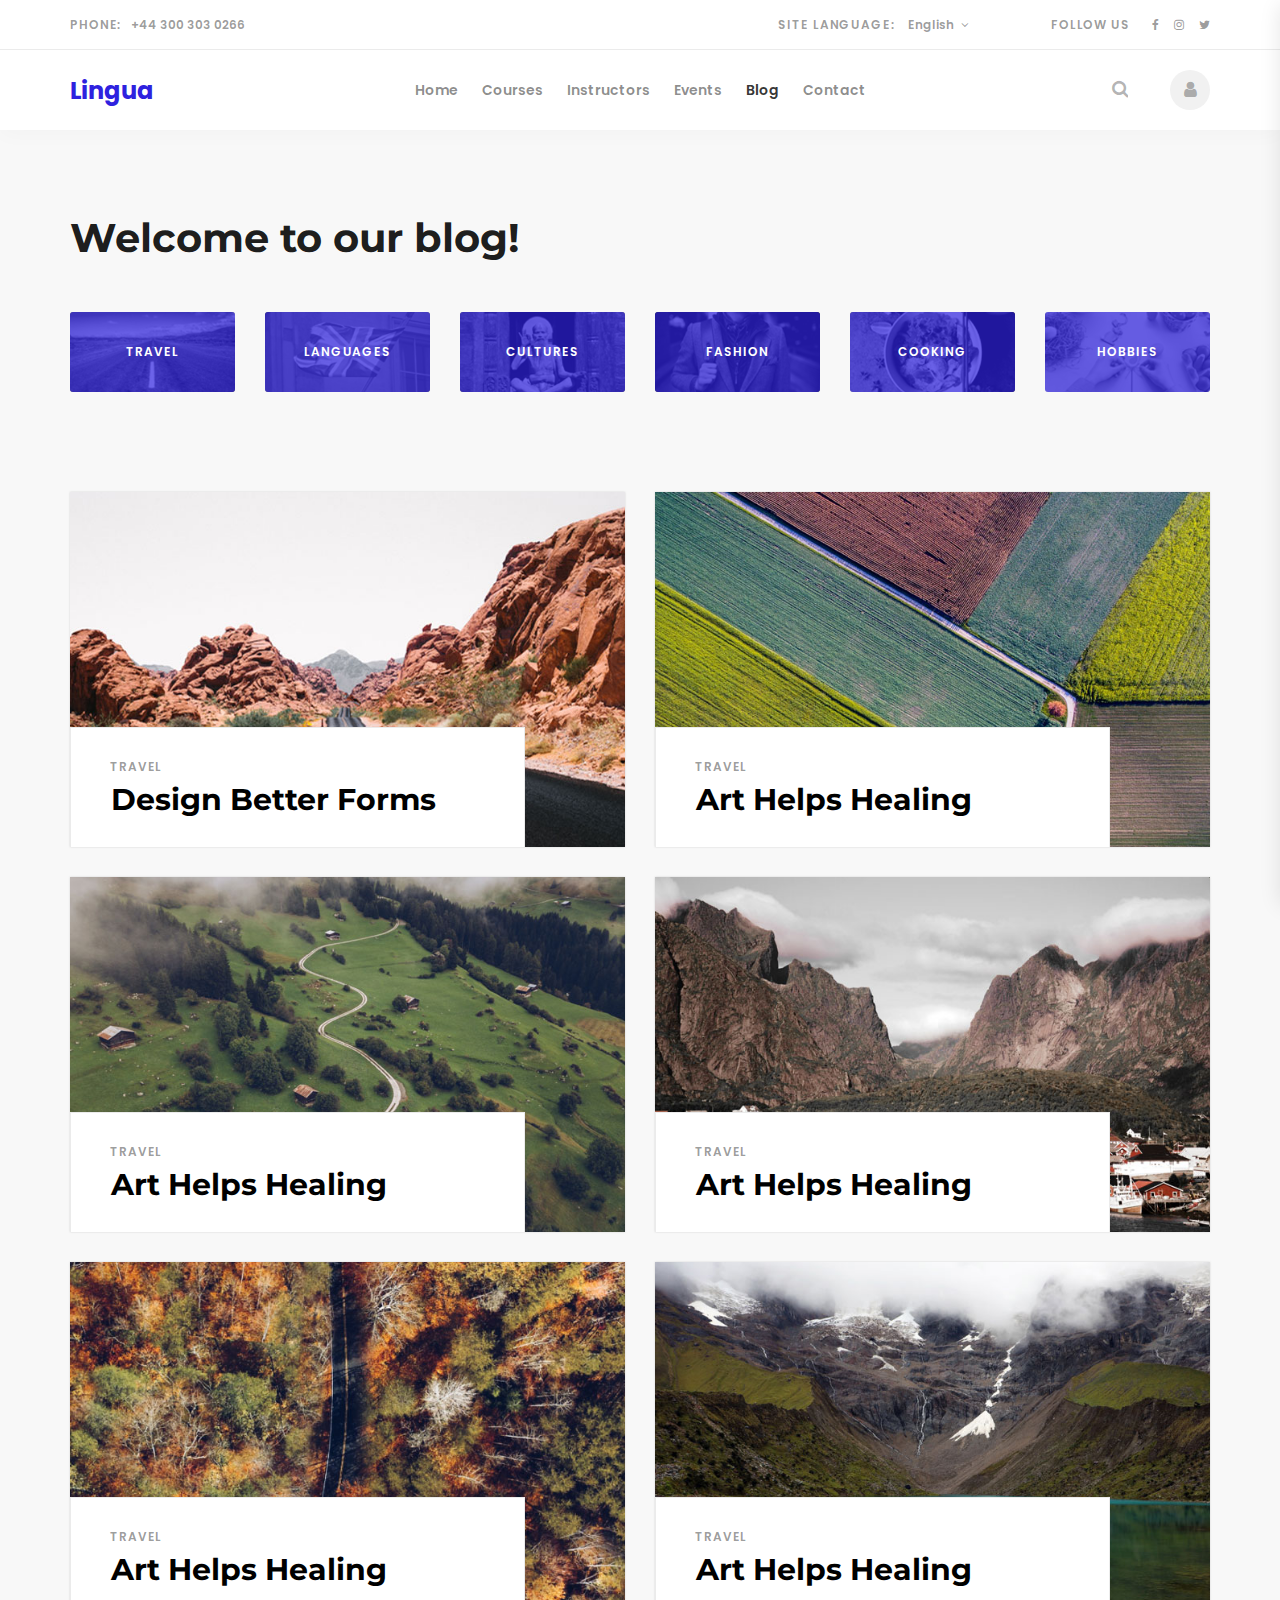
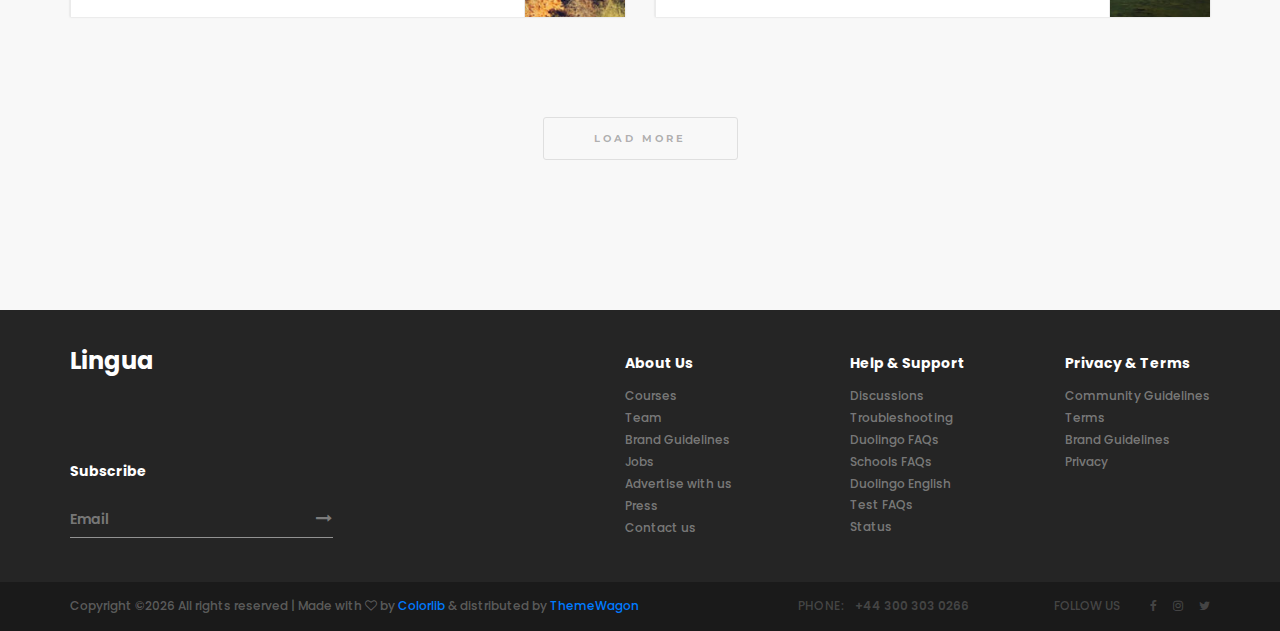
<file: blog.html>
<!DOCTYPE html>
<html lang="en">
<head>
<title>Blog</title>
<meta charset="utf-8">
<meta http-equiv="X-UA-Compatible" content="IE=edge">
<meta name="description" content="Lingua project">
<meta name="viewport" content="width=device-width, initial-scale=1">
<link rel="stylesheet" type="text/css" href="styles/bootstrap4/bootstrap.min.css">
<link href="plugins/font-awesome-4.7.0/css/font-awesome.min.css" rel="stylesheet" type="text/css">
<link rel="stylesheet" type="text/css" href="plugins/OwlCarousel2-2.2.1/owl.carousel.css">
<link rel="stylesheet" type="text/css" href="plugins/OwlCarousel2-2.2.1/owl.theme.default.css">
<link rel="stylesheet" type="text/css" href="plugins/OwlCarousel2-2.2.1/animate.css">
<link href="plugins/video-js/video-js.css" rel="stylesheet" type="text/css">
<link rel="stylesheet" type="text/css" href="styles/blog.css">
<link rel="stylesheet" type="text/css" href="styles/blog_responsive.css">
</head>
<body>

<div class="super_container">

	<!-- Header -->

	<header class="header">
			
		<!-- Top Bar -->
		<div class="top_bar">
			<div class="top_bar_container">
				<div class="container">
					<div class="row">
						<div class="col">
							<div class="top_bar_content d-flex flex-row align-items-center justify-content-start">
								<div class="top_bar_phone"><span class="top_bar_title">phone:</span>+44 300 303 0266</div>
								<div class="top_bar_right ml-auto">

									<!-- Language -->
									<div class="top_bar_lang">
										<span class="top_bar_title">site language:</span>
										<ul class="lang_list">
											<li class="hassubs">
												<a href="#">English<i class="fa fa-angle-down" aria-hidden="true"></i></a>
												<ul>
													<li><a href="#">Ukrainian</a></li>
													<li><a href="#">Japanese</a></li>
													<li><a href="#">Lithuanian</a></li>
													<li><a href="#">Swedish</a></li>
													<li><a href="#">Italian</a></li>
												</ul>
											</li>
										</ul>
									</div>

									<!-- Social -->
									<div class="top_bar_social">
										<span class="top_bar_title social_title">follow us</span>
										<ul>
											<li><a href="#"><i class="fa fa-facebook" aria-hidden="true"></i></a></li>
											<li><a href="#"><i class="fa fa-instagram" aria-hidden="true"></i></a></li>
											<li><a href="#"><i class="fa fa-twitter" aria-hidden="true"></i></a></li>
										</ul>
									</div>
								</div>
							</div>
						</div>
					</div>
				</div>
			</div>				
		</div>

		<!-- Header Content -->
		<div class="header_container">
			<div class="container">
				<div class="row">
					<div class="col">
						<div class="header_content d-flex flex-row align-items-center justify-content-start">
							<div class="logo_container mr-auto">
								<a href="#">
									<div class="logo_text">Lingua</div>
								</a>
							</div>
							<nav class="main_nav_contaner">
								<ul class="main_nav">
									<li><a href="index.html">Home</a></li>
									<li><a href="courses.html">Courses</a></li>
									<li><a href="instructors.html">Instructors</a></li>
									<li><a href="#">Events</a></li>
									<li class="active"><a href="blog.html">Blog</a></li>
									<li><a href="contact.html">Contact</a></li>
								</ul>
							</nav>
							<div class="header_content_right ml-auto text-right">
								<div class="header_search">
									<div class="search_form_container">
										<form action="#" id="search_form" class="search_form trans_400">
											<input type="search" class="header_search_input trans_400" placeholder="Type for Search" required="required">
											<div class="search_button">
												<i class="fa fa-search" aria-hidden="true"></i>
											</div>
										</form>
									</div>
								</div>

								<!-- Hamburger -->

								<div class="user"><a href="#"><i class="fa fa-user" aria-hidden="true"></i></a></div>
								<div class="hamburger menu_mm">
									<i class="fa fa-bars menu_mm" aria-hidden="true"></i>
								</div>
							</div>

						</div>
					</div>
				</div>
			</div>
		</div>

	</header>

	<!-- Menu -->

	<div class="menu d-flex flex-column align-items-end justify-content-start text-right menu_mm trans_400">
		<div class="menu_close_container"><div class="menu_close"><div></div><div></div></div></div>
		<div class="search">
			<form action="#" class="header_search_form menu_mm">
				<input type="search" class="search_input menu_mm" placeholder="Search" required="required">
				<button class="header_search_button d-flex flex-column align-items-center justify-content-center menu_mm">
					<i class="fa fa-search menu_mm" aria-hidden="true"></i>
				</button>
			</form>
		</div>
		<nav class="menu_nav">
			<ul class="menu_mm">
				<li class="menu_mm"><a href="index.html">Home</a></li>
				<li class="menu_mm"><a href="courses.html">Courses</a></li>
				<li class="menu_mm"><a href="instructors.html">Instructors</a></li>
				<li class="menu_mm"><a href="#">Events</a></li>
				<li class="menu_mm"><a href="blog.html">Blog</a></li>
				<li class="menu_mm"><a href="contact.html">Contact</a></li>
			</ul>
		</nav>
		<div class="menu_extra">
			<div class="menu_phone"><span class="menu_title">phone:</span>+44 300 303 0266</div>
			<div class="menu_social">
				<span class="menu_title">follow us</span>
				<ul>
					<li><a href="#"><i class="fa fa-facebook" aria-hidden="true"></i></a></li>
					<li><a href="#"><i class="fa fa-instagram" aria-hidden="true"></i></a></li>
					<li><a href="#"><i class="fa fa-twitter" aria-hidden="true"></i></a></li>
				</ul>
			</div>
		</div>
	</div>
	
	<!-- Home -->

	<div class="home">
		
	</div>

	<!-- Blog -->

	<div class="blog">
		<div class="container">
			<div class="row">
				<div class="col">
					<div class="welcome_title">Welcome to our blog!</div>
				</div>
			</div>
			<div class="row categories_row">

				<!-- Category -->
				<div class="col-xl-2 col-lg-4 col-md-6 blog_category_col">
					<a href="blog.html">
						<div class="blog_category">
							<div class="blog_category_image"><img src="images/blog_1.jpg" alt=""></div>
							<div class="blog_category_title">travel</div>
						</div>
					</a>
				</div>

				<!-- Category -->
				<div class="col-xl-2 col-lg-4 col-md-6 blog_category_col">
					<a href="blog.html">
						<div class="blog_category">
							<div class="blog_category_image"><img src="images/blog_2.jpg" alt=""></div>
							<div class="blog_category_title">languages</div>
						</div>
					</a>
				</div>

				<!-- Category -->
				<div class="col-xl-2 col-lg-4 col-md-6 blog_category_col">
					<a href="blog.html">
						<div class="blog_category">
							<div class="blog_category_image"><img src="images/blog_3.jpg" alt=""></div>
							<div class="blog_category_title">cultures</div>
						</div>
					</a>
				</div>

				<!-- Category -->
				<div class="col-xl-2 col-lg-4 col-md-6 blog_category_col">
					<a href="blog.html">
						<div class="blog_category">
							<div class="blog_category_image"><img src="images/blog_4.jpg" alt=""></div>
							<div class="blog_category_title">fashion</div>
						</div>
					</a>
				</div>

				<!-- Category -->
				<div class="col-xl-2 col-lg-4 col-md-6 blog_category_col">
					<a href="blog.html">
						<div class="blog_category">
							<div class="blog_category_image"><img src="images/blog_5.jpg" alt=""></div>
							<div class="blog_category_title">cooking</div>
						</div>
					</a>
				</div>

				<!-- Category -->
				<div class="col-xl-2 col-lg-4 col-md-6 blog_category_col">
					<a href="blog.html">
						<div class="blog_category">
							<div class="blog_category_image"><img src="images/blog_6.jpg" alt=""></div>
							<div class="blog_category_title">hobbies</div>
						</div>
					</a>
				</div>
			</div>

			<!-- Blog Posts -->
			
			<div class="row blog_row">

				<!-- Blog Post -->
				<div class="col-lg-6">
					<div class="blog_post">
						<div class="blog_image" style="background-image:url(images/blog_7.jpg)"></div>
						<div class="blog_title_container">
							<div class="blog_post_category"><a href="#">travel</a></div>
							<div class="blog_post_title"><a href="blog_single.html">Design Better Forms</a></div>
							<div class="blog_post_text">
								<p>Whether it is a signup flow, a multi-view stepper, or a monotonous data entry interface, forms are one of the most important components of digital product design.</p>
							</div>
							<div class="read_more"><a href="blog_single.html">Read More <img src="images/right.png" alt=""></a></div>
						</div>
					</div>
				</div>

				<!-- Blog Post -->
				<div class="col-lg-6">
					<div class="blog_post">
						<div class="blog_image" style="background-image:url(images/blog_8.jpg)"></div>
						<div class="blog_title_container">
							<div class="blog_post_category"><a href="#">travel</a></div>
							<div class="blog_post_title"><a href="blog_single.html">Art Helps Healing</a></div>
							<div class="blog_post_text">
								<p>Whether it is a signup flow, a multi-view stepper, or a monotonous data entry interface, forms are one of the most important components of digital product design.</p>
							</div>
							<div class="read_more"><a href="blog_single.html">Read More <img src="images/right.png" alt=""></a></div>
						</div>
					</div>
				</div>

				<!-- Blog Post -->
				<div class="col-lg-6">
					<div class="blog_post">
						<div class="blog_image" style="background-image:url(images/blog_9.jpg)"></div>
						<div class="blog_title_container">
							<div class="blog_post_category"><a href="#">travel</a></div>
							<div class="blog_post_title"><a href="blog_single.html">Art Helps Healing</a></div>
							<div class="blog_post_text">
								<p>Whether it is a signup flow, a multi-view stepper, or a monotonous data entry interface, forms are one of the most important components of digital product design.</p>
							</div>
							<div class="read_more"><a href="blog_single.html">Read More <img src="images/right.png" alt=""></a></div>
						</div>
					</div>
				</div>

				<!-- Blog Post -->
				<div class="col-lg-6">
					<div class="blog_post">
						<div class="blog_image" style="background-image:url(images/blog_10.jpg)"></div>
						<div class="blog_title_container">
							<div class="blog_post_category"><a href="#">travel</a></div>
							<div class="blog_post_title"><a href="blog_single.html">Art Helps Healing</a></div>
							<div class="blog_post_text">
								<p>Whether it is a signup flow, a multi-view stepper, or a monotonous data entry interface, forms are one of the most important components of digital product design.</p>
							</div>
							<div class="read_more"><a href="blog_single.html">Read More <img src="images/right.png" alt=""></a></div>
						</div>
					</div>
				</div>

				<!-- Blog Post -->
				<div class="col-lg-6">
					<div class="blog_post">
						<div class="blog_image" style="background-image:url(images/blog_11.jpg)"></div>
						<div class="blog_title_container">
							<div class="blog_post_category"><a href="#">travel</a></div>
							<div class="blog_post_title"><a href="blog_single.html">Art Helps Healing</a></div>
							<div class="blog_post_text">
								<p>Whether it is a signup flow, a multi-view stepper, or a monotonous data entry interface, forms are one of the most important components of digital product design.</p>
							</div>
							<div class="read_more"><a href="blog_single.html">Read More <img src="images/right.png" alt=""></a></div>
						</div>
					</div>
				</div>

				<!-- Blog Post -->
				<div class="col-lg-6">
					<div class="blog_post">
						<div class="blog_image" style="background-image:url(images/blog_12.jpg)"></div>
						<div class="blog_title_container">
							<div class="blog_post_category"><a href="#">travel</a></div>
							<div class="blog_post_title"><a href="blog_single.html">Art Helps Healing</a></div>
							<div class="blog_post_text">
								<p>Whether it is a signup flow, a multi-view stepper, or a monotonous data entry interface, forms are one of the most important components of digital product design.</p>
							</div>
							<div class="read_more"><a href="blog_single.html">Read More <img src="images/right.png" alt=""></a></div>
						</div>
					</div>
				</div>

			</div>

			<!-- Load More -->
			<div class="row">
				<div class="col">
					<div class="load_more_button"><a href="#">load more</a></div>
				</div>
			</div>
		</div>
	</div>

	<!-- Footer -->

	<footer class="footer">
		<div class="footer_body">
			<div class="container">
				<div class="row">

					<!-- Newsletter -->
					<div class="col-lg-3 footer_col">
						<div class="newsletter_container d-flex flex-column align-items-start justify-content-end">
							<div class="footer_logo mb-auto"><a href="#">Lingua</a></div>
							<div class="footer_title">Subscribe</div>
							<form action="#" id="newsletter_form" class="newsletter_form">
								<input type="email" class="newsletter_input" placeholder="Email" required="required">
								<button class="newsletter_button"><i class="fa fa-long-arrow-right" aria-hidden="true"></i></button>
							</form>
						</div>
					</div>

					<!-- About -->
					<div class="col-lg-2 offset-lg-3 footer_col">
						<div>
							<div class="footer_title">About Us</div>
							<ul class="footer_list">
								<li><a href="#">Courses</a></li>
								<li><a href="#">Team</a></li>
								<li><a href="#">Brand Guidelines</a></li>
								<li><a href="#">Jobs</a></li>
								<li><a href="#">Advertise with us</a></li>
								<li><a href="#">Press</a></li>
								<li><a href="#">Contact us</a></li>
							</ul>
						</div>
					</div>

					<!-- Help & Support -->
					<div class="col-lg-2 footer_col">
						<div class="footer_title">Help & Support</div>
						<ul class="footer_list">
							<li><a href="#">Discussions</a></li>
							<li><a href="#">Troubleshooting</a></li>
							<li><a href="#">Duolingo FAQs</a></li>
							<li><a href="#">Schools FAQs</a></li>
							<li><a href="#">Duolingo English Test FAQs</a></li>
							<li><a href="#">Status</a></li>
						</ul>
					</div>

					<!-- Privacy -->
					<div class="col-lg-2 footer_col clearfix">
						<div>
							<div class="footer_title">Privacy & Terms</div>
							<ul class="footer_list">
								<li><a href="#">Community Guidelines</a></li>
								<li><a href="#">Terms</a></li>
								<li><a href="#">Brand Guidelines</a></li>
								<li><a href="#">Privacy</a></li>
							</ul>
						</div>
					</div>

				</div>
			</div>
		</div>
		<div class="copyright">
			<div class="container">
				<div class="row">
					<div class="col">
						<div class="copyright_content d-flex flex-md-row flex-column align-items-md-center align-items-start justify-content-start">
							<div class="cr"><!-- Link back to Colorlib can't be removed. Template is licensed under CC BY 3.0. -->
Copyright &copy;<script>document.write(new Date().getFullYear());</script> All rights reserved | Made with <i class="fa fa-heart-o" aria-hidden="true"></i> by <a href="https://colorlib.com" target="_blank">Colorlib</a> &amp; distributed by <a href="https://themewagon.com" target="_blank">ThemeWagon</a>
<!-- Link back to Colorlib can't be removed. Template is licensed under CC BY 3.0. --></div>
							<div class="cr_right ml-md-auto">
								<div class="footer_phone"><span class="cr_title">phone:</span>+44 300 303 0266</div>
								<div class="footer_social">
									<span class="cr_social_title">follow us</span>
									<ul>
										<li><a href="#"><i class="fa fa-facebook" aria-hidden="true"></i></a></li>
										<li><a href="#"><i class="fa fa-instagram" aria-hidden="true"></i></a></li>
										<li><a href="#"><i class="fa fa-twitter" aria-hidden="true"></i></a></li>
									</ul>
								</div>
							</div>
						</div>
					</div>
				</div>
			</div>
		</div>
	</footer>
</div>

<script src="js/jquery-3.2.1.min.js"></script>
<script src="styles/bootstrap4/popper.js"></script>
<script src="styles/bootstrap4/bootstrap.min.js"></script>
<script src="plugins/OwlCarousel2-2.2.1/owl.carousel.js"></script>
<script src="plugins/easing/easing.js"></script>
<script src="plugins/parallax-js-master/parallax.min.js"></script>
<script src="js/blog.js"></script>
</body>
</html>
</file>
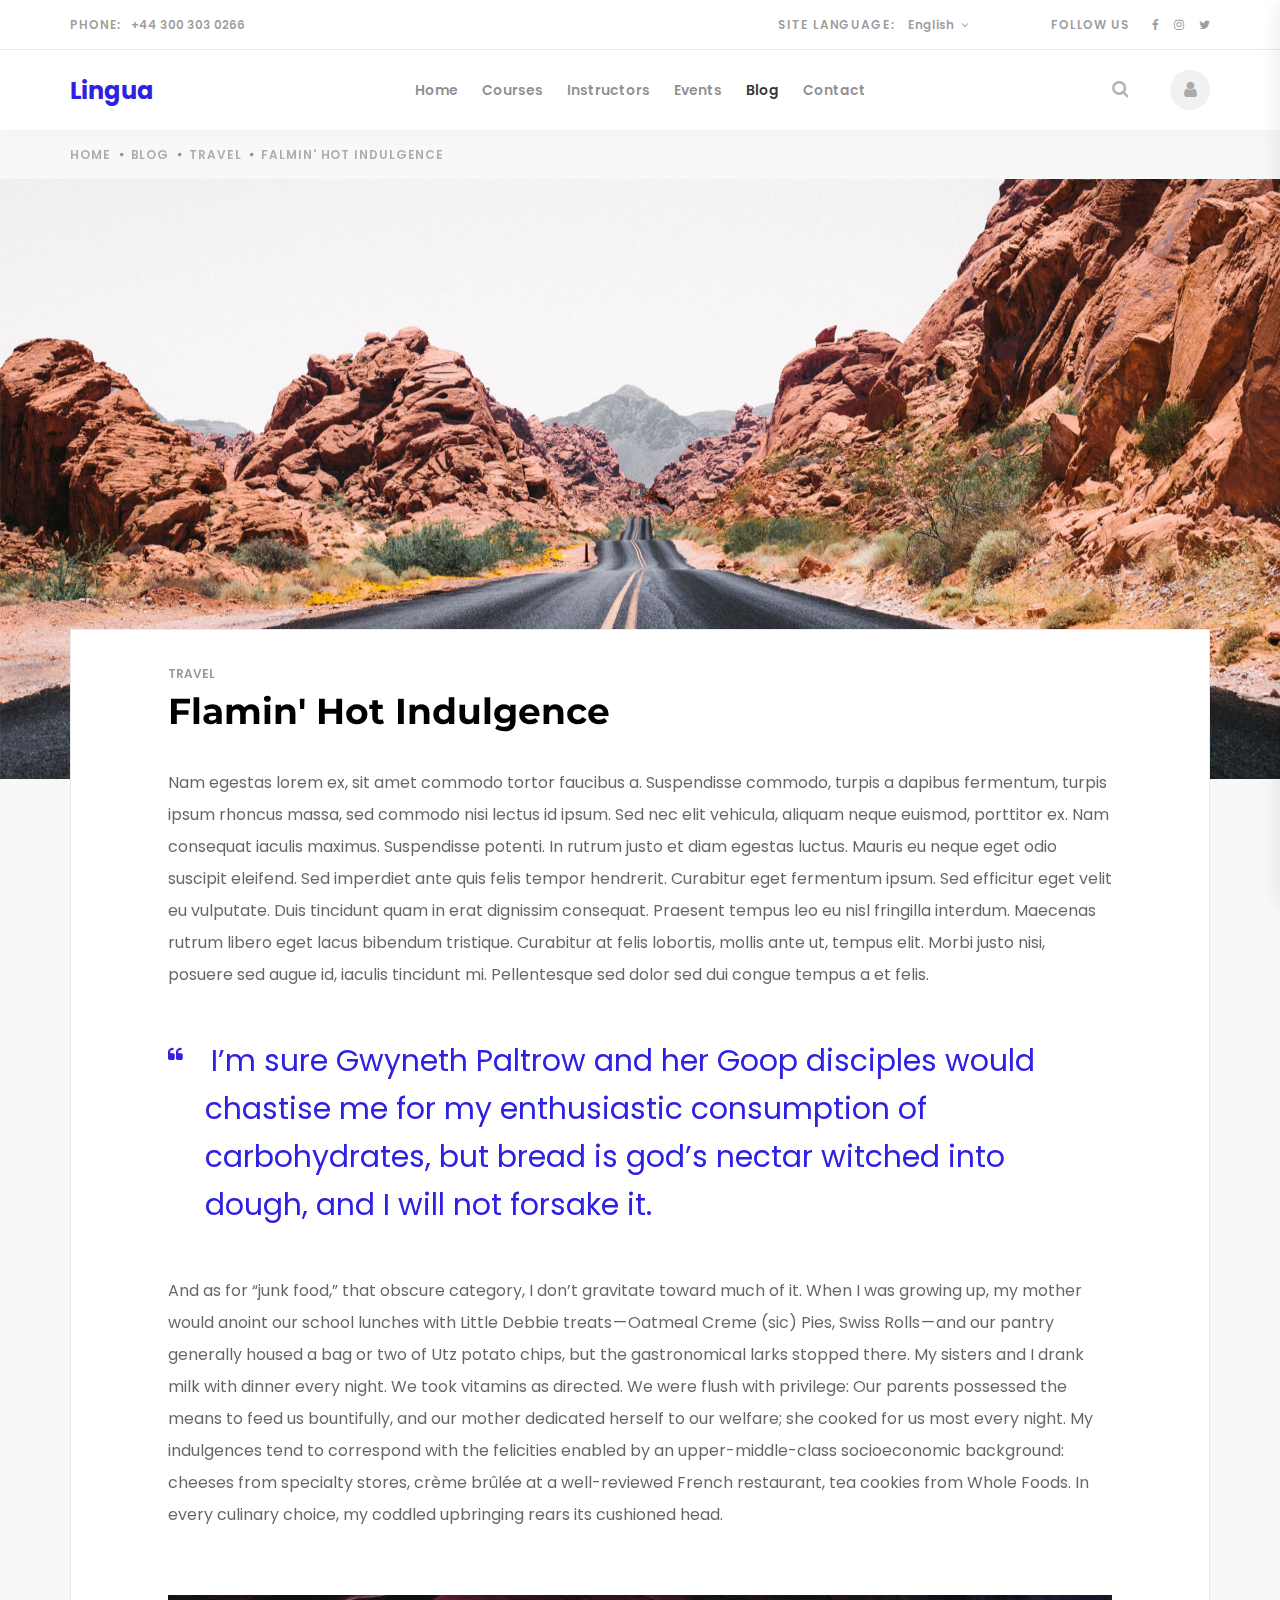
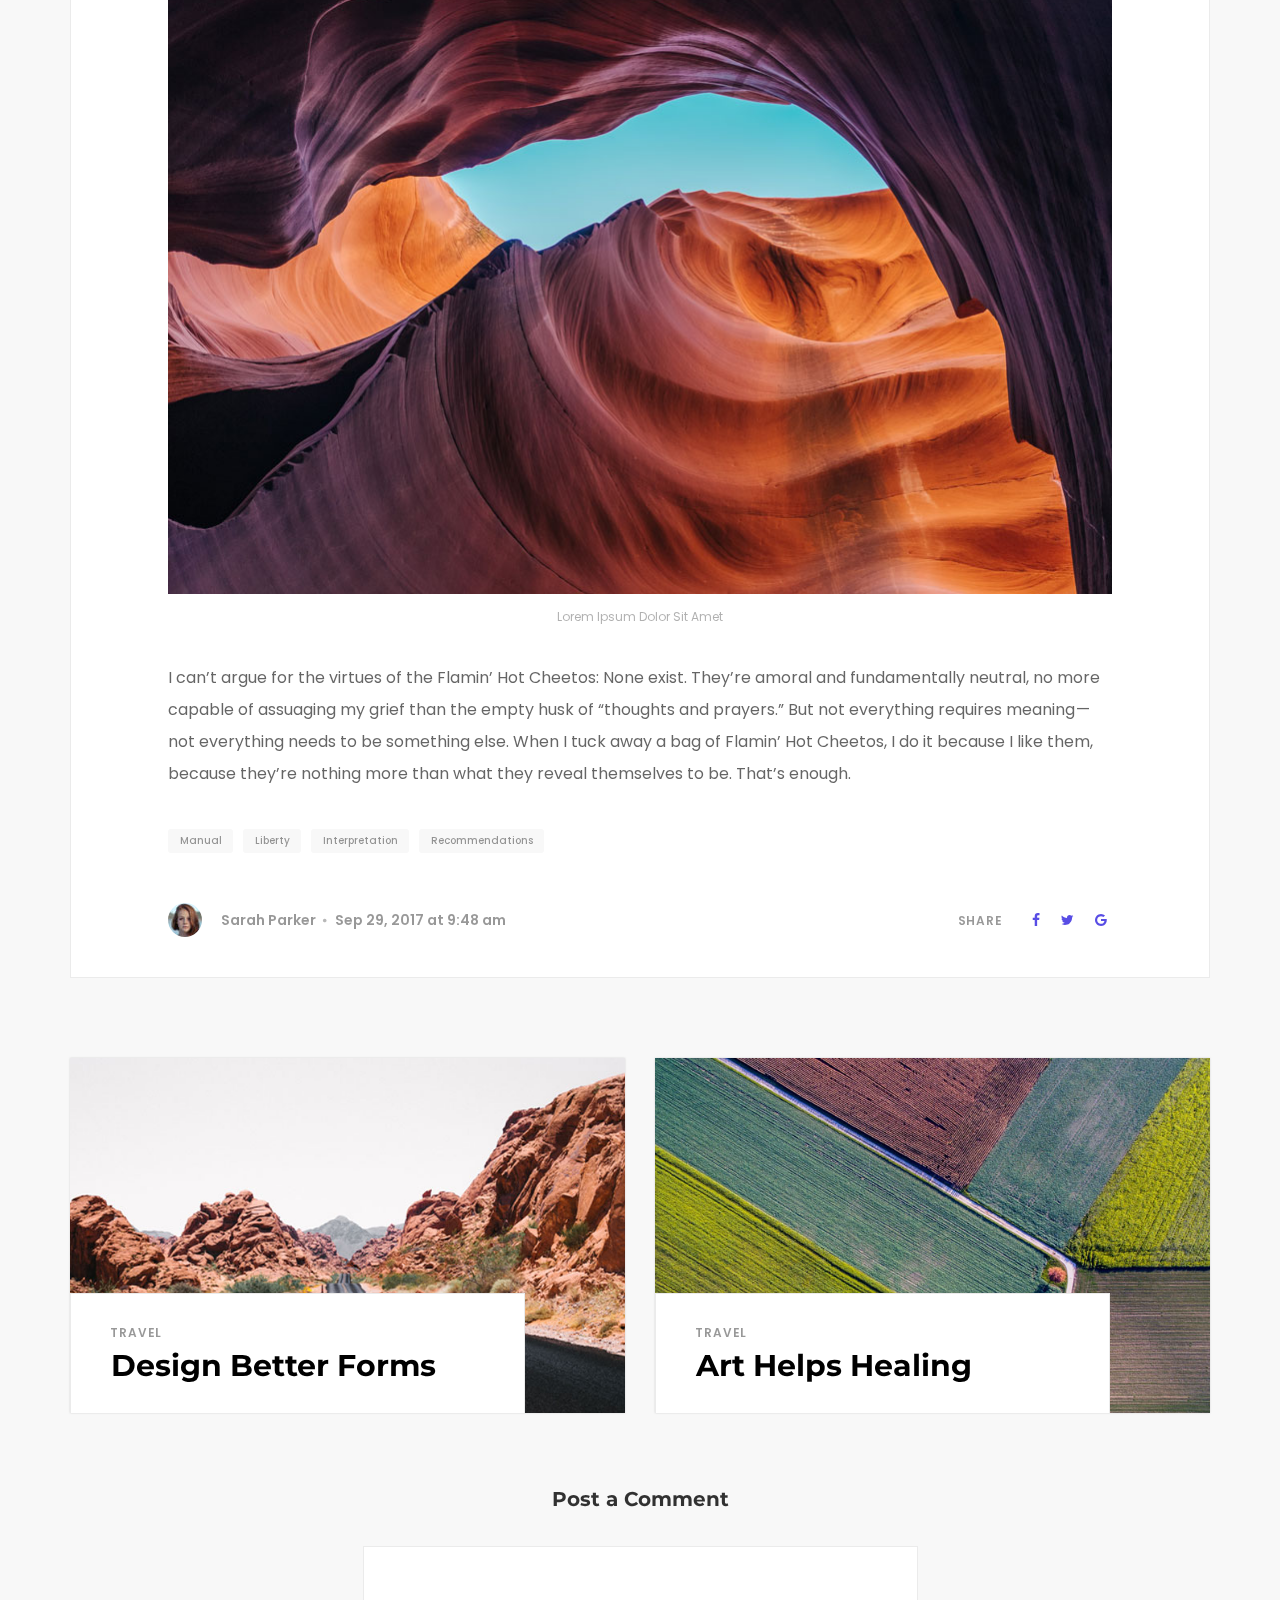
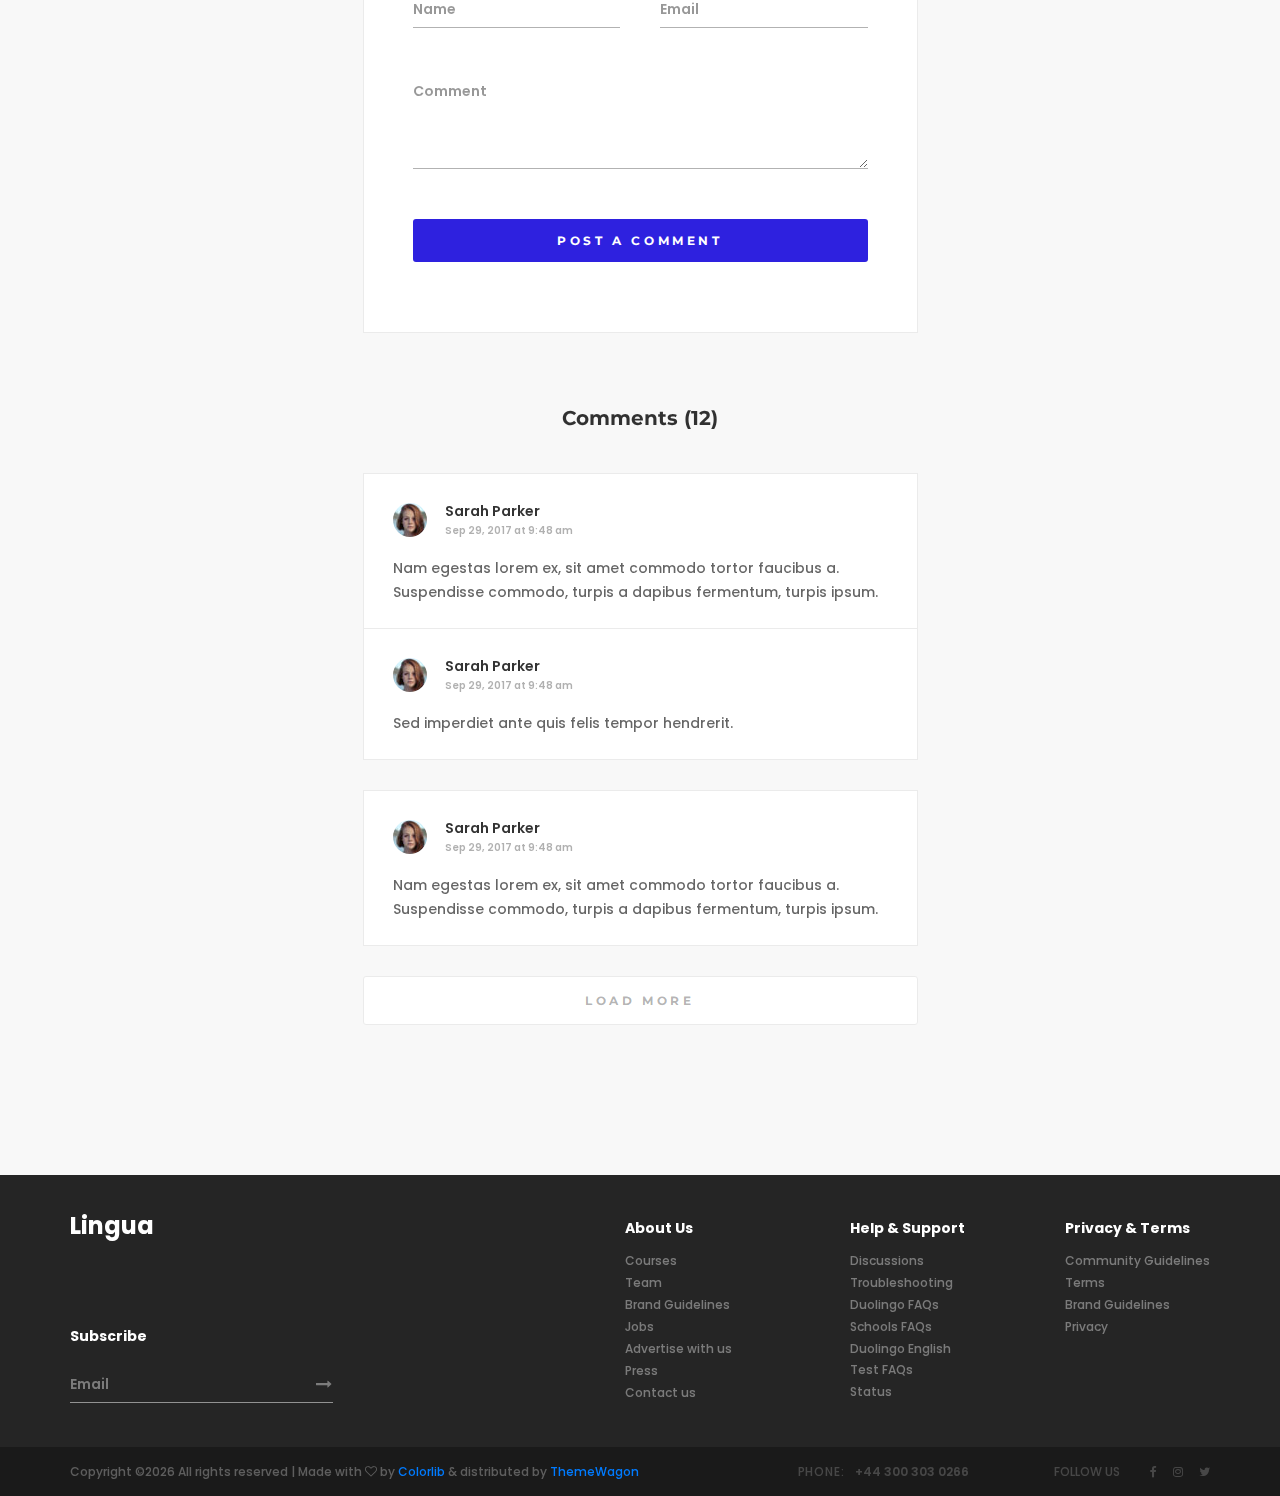
<file: blog_single.html>
<!DOCTYPE html>
<html lang="en">
<head>
<title>Blog Single</title>
<meta charset="utf-8">
<meta http-equiv="X-UA-Compatible" content="IE=edge">
<meta name="description" content="Lingua project">
<meta name="viewport" content="width=device-width, initial-scale=1">
<link rel="stylesheet" type="text/css" href="styles/bootstrap4/bootstrap.min.css">
<link href="plugins/font-awesome-4.7.0/css/font-awesome.min.css" rel="stylesheet" type="text/css">
<link rel="stylesheet" type="text/css" href="plugins/OwlCarousel2-2.2.1/owl.carousel.css">
<link rel="stylesheet" type="text/css" href="plugins/OwlCarousel2-2.2.1/owl.theme.default.css">
<link rel="stylesheet" type="text/css" href="plugins/OwlCarousel2-2.2.1/animate.css">
<link href="plugins/video-js/video-js.css" rel="stylesheet" type="text/css">
<link rel="stylesheet" type="text/css" href="styles/blog_single.css">
<link rel="stylesheet" type="text/css" href="styles/blog_single_responsive.css">
</head>
<body>

<div class="super_container">

	<!-- Header -->

	<header class="header">
			
		<!-- Top Bar -->
		<div class="top_bar">
			<div class="top_bar_container">
				<div class="container">
					<div class="row">
						<div class="col">
							<div class="top_bar_content d-flex flex-row align-items-center justify-content-start">
								<div class="top_bar_phone"><span class="top_bar_title">phone:</span>+44 300 303 0266</div>
								<div class="top_bar_right ml-auto">

									<!-- Language -->
									<div class="top_bar_lang">
										<span class="top_bar_title">site language:</span>
										<ul class="lang_list">
											<li class="hassubs">
												<a href="#">English<i class="fa fa-angle-down" aria-hidden="true"></i></a>
												<ul>
													<li><a href="#">Ukrainian</a></li>
													<li><a href="#">Japanese</a></li>
													<li><a href="#">Lithuanian</a></li>
													<li><a href="#">Swedish</a></li>
													<li><a href="#">Italian</a></li>
												</ul>
											</li>
										</ul>
									</div>

									<!-- Social -->
									<div class="top_bar_social">
										<span class="top_bar_title social_title">follow us</span>
										<ul>
											<li><a href="#"><i class="fa fa-facebook" aria-hidden="true"></i></a></li>
											<li><a href="#"><i class="fa fa-instagram" aria-hidden="true"></i></a></li>
											<li><a href="#"><i class="fa fa-twitter" aria-hidden="true"></i></a></li>
										</ul>
									</div>
								</div>
							</div>
						</div>
					</div>
				</div>
			</div>				
		</div>

		<!-- Header Content -->
		<div class="header_container">
			<div class="container">
				<div class="row">
					<div class="col">
						<div class="header_content d-flex flex-row align-items-center justify-content-start">
							<div class="logo_container mr-auto">
								<a href="#">
									<div class="logo_text">Lingua</div>
								</a>
							</div>
							<nav class="main_nav_contaner">
								<ul class="main_nav">
									<li><a href="index.html">Home</a></li>
									<li><a href="courses.html">Courses</a></li>
									<li><a href="instructors.html">Instructors</a></li>
									<li><a href="#">Events</a></li>
									<li class="active"><a href="blog.html">Blog</a></li>
									<li><a href="contact.html">Contact</a></li>
								</ul>
							</nav>
							<div class="header_content_right ml-auto text-right">
								<div class="header_search">
									<div class="search_form_container">
										<form action="#" id="search_form" class="search_form trans_400">
											<input type="search" class="header_search_input trans_400" placeholder="Type for Search" required="required">
											<div class="search_button">
												<i class="fa fa-search" aria-hidden="true"></i>
											</div>
										</form>
									</div>
								</div>

								<!-- Hamburger -->

								<div class="user"><a href="#"><i class="fa fa-user" aria-hidden="true"></i></a></div>
								<div class="hamburger menu_mm">
									<i class="fa fa-bars menu_mm" aria-hidden="true"></i>
								</div>
							</div>

						</div>
					</div>
				</div>
			</div>
		</div>

	</header>

	<!-- Menu -->

	<div class="menu d-flex flex-column align-items-end justify-content-start text-right menu_mm trans_400">
		<div class="menu_close_container"><div class="menu_close"><div></div><div></div></div></div>
		<div class="search">
			<form action="#" class="header_search_form menu_mm">
				<input type="search" class="search_input menu_mm" placeholder="Search" required="required">
				<button class="header_search_button d-flex flex-column align-items-center justify-content-center menu_mm">
					<i class="fa fa-search menu_mm" aria-hidden="true"></i>
				</button>
			</form>
		</div>
		<nav class="menu_nav">
			<ul class="menu_mm">
				<li class="menu_mm"><a href="index.html">Home</a></li>
				<li class="menu_mm"><a href="courses.html">Courses</a></li>
				<li class="menu_mm"><a href="instructors.html">Instructors</a></li>
				<li class="menu_mm"><a href="#">Events</a></li>
				<li class="menu_mm"><a href="blog.html">Blog</a></li>
				<li class="menu_mm"><a href="contact.html">Contact</a></li>
			</ul>
		</nav>
		<div class="menu_extra">
			<div class="menu_phone"><span class="menu_title">phone:</span>+44 300 303 0266</div>
			<div class="menu_social">
				<span class="menu_title">follow us</span>
				<ul>
					<li><a href="#"><i class="fa fa-facebook" aria-hidden="true"></i></a></li>
					<li><a href="#"><i class="fa fa-instagram" aria-hidden="true"></i></a></li>
					<li><a href="#"><i class="fa fa-twitter" aria-hidden="true"></i></a></li>
				</ul>
			</div>
		</div>
	</div>
	
	<!-- Home -->

	<div class="home">
		<div class="breadcrumbs_container">
			<div class="container">
				<div class="row">
					<div class="col">
						<ul class="breadcrumbs_list d-flex flex-row align-items-center justify-content-start">
							<li><a href="index.html">home</a></li>
							<li><a href="blog.html">blog</a></li>
							<li><a href="blog.html">travel</a></li>
							<li>falmin' hot indulgence</li>
						</ul>
					</div>
				</div>
			</div>
		</div>
	</div>

	<!-- Blog Image -->

	<div class="blog_top_image">
		<div class="blog_top">
			<div class="blog_background parallax-window" data-parallax="scroll" data-image-src="images/blog_background.jpg" data-speed="0.8"></div>
		</div>
	</div>

	<!-- Blog Content -->

	<div class="blog_container">
		<div class="container">
			<div class="row blog_content_row">
				<div class="col">
					<div class="blog_content">
						<div class="blog_post_title_container">
							<div class="blog_category"><a href="#">travel</a></div>
							<div class="blog_title">Flamin' Hot Indulgence</div>
						</div>
						<div class="blog_text">
							<p>Nam egestas lorem ex, sit amet commodo tortor faucibus a. Suspendisse commodo, turpis a dapibus fermentum, turpis ipsum rhoncus massa, sed commodo nisi lectus id ipsum. Sed nec elit vehicula, aliquam neque euismod, porttitor ex. Nam consequat iaculis maximus. Suspendisse potenti. In rutrum justo et diam egestas luctus. Mauris eu neque eget odio suscipit eleifend. Sed imperdiet ante quis felis tempor hendrerit. Curabitur eget fermentum ipsum. Sed efficitur eget velit eu vulputate. Duis tincidunt quam in erat dignissim consequat. Praesent tempus leo eu nisl fringilla interdum. Maecenas rutrum libero eget lacus bibendum tristique. Curabitur at felis lobortis, mollis ante ut, tempus elit. Morbi justo nisi, posuere sed augue id, iaculis tincidunt mi. Pellentesque sed dolor sed dui congue tempus a et felis.</p>
							<div class="blog_quote"><span></span>I’m sure Gwyneth Paltrow and her Goop disciples would chastise me for my enthusiastic consumption of carbohydrates, but bread is god’s nectar witched into dough, and I will not forsake it.</div>
							<p>And as for “junk food,” that obscure category, I don’t gravitate toward much of it. When I was growing up, my mother would anoint our school lunches with Little Debbie treats — Oatmeal Creme (sic) Pies, Swiss Rolls — and our pantry generally housed a bag or two of Utz potato chips, but the gastronomical larks stopped there. My sisters and I drank milk with dinner every night. We took vitamins as directed. We were flush with privilege: Our parents possessed the means to feed us bountifully, and our mother dedicated herself to our welfare; she cooked for us most every night. My indulgences tend to correspond with the felicities enabled by an upper-middle-class socioeconomic background: cheeses from specialty stores, crème brûlée at a well-reviewed French restaurant, tea cookies from Whole Foods. In every culinary choice, my coddled upbringing rears its cushioned head.</p>
							<figure class="blog_post_image">
								<img src="images/blog_post_image.jpg" alt="">
								<figcaption>Lorem Ipsum Dolor Sit Amet</figcaption>
							</figure>
							<p>I can’t argue for the virtues of the Flamin’ Hot Cheetos: None exist. They’re amoral and fundamentally neutral, no more capable of assuaging my grief than the empty husk of “thoughts and prayers.” But not everything requires meaning — not everything needs to be something else. When I tuck away a bag of Flamin’ Hot Cheetos, I do it because I like them, because they’re nothing more than what they reveal themselves to be. That’s enough.</p>
						</div>
						<div class="blog_tags">
							<ul>
								<li><a href="#">Manual</a></li>
								<li><a href="#">Liberty</a></li>
								<li><a href="#">Interpretation</a></li>
								<li><a href="#">Recommendations</a></li>
							</ul>
						</div>
						<div class="blog_post_footer d-flex flex-lg-row flex-column align-items-lg-center align-items-start justify-content-start">
							<div class="blog_post_author d-flex flex-row align-items-center justify-content-start">
								<div class="author_image"><div><img src="images/blog_author.jpg" alt=""></div></div>
								<div class="author_info">
									<ul>
										<li><a href="#">Sarah Parker</a></li>
										<li>Sep 29, 2017 at 9:48 am</li>
									</ul>
								</div>
							</div>
							<div class="blog_post_share ml-lg-auto">
								<span>share</span>
								<ul>
									<li><a href="#"><i class="fa fa-facebook" aria-hidden="true"></i></a></li>
									<li><a href="#"><i class="fa fa-twitter" aria-hidden="true"></i></a></li>
									<li><a href="#"><i class="fa fa-google" aria-hidden="true"></i></a></li>
								</ul>
							</div>
						</div>
					</div>
				</div>
			</div>
			
			<!-- Similar Posts -->

			<div class="row similar_posts">

				<!-- Blog Post -->
				<div class="col-lg-6">
					<div class="blog_post">
						<div class="blog_image" style="background-image:url(images/blog_7.jpg)"></div>
						<div class="blog_title_container">
							<div class="blog_post_category"><a href="#">travel</a></div>
							<div class="blog_post_title"><a href="blog_single.html">Design Better Forms</a></div>
							<div class="blog_post_text">
								<p>Whether it is a signup flow, a multi-view stepper, or a monotonous data entry interface, forms are one of the most important components of digital product design.</p>
							</div>
							<div class="read_more"><a href="blog_single.html">Read More <img src="images/right.png" alt=""></a></div>
						</div>
					</div>
				</div>

				<!-- Blog Post -->
				<div class="col-lg-6">
					<div class="blog_post">
						<div class="blog_image" style="background-image:url(images/blog_8.jpg)"></div>
						<div class="blog_title_container">
							<div class="blog_post_category"><a href="#">travel</a></div>
							<div class="blog_post_title"><a href="blog_single.html">Art Helps Healing</a></div>
							<div class="blog_post_text">
								<p>Whether it is a signup flow, a multi-view stepper, or a monotonous data entry interface, forms are one of the most important components of digital product design.</p>
							</div>
							<div class="read_more"><a href="blog_single.html">Read More <img src="images/right.png" alt=""></a></div>
						</div>
					</div>
				</div>
			</div>

			<div class="row register">
				<div class="col-lg-6 offset-lg-3">
					<div class="register_form_title">Post a Comment</div>
					<div class="register_form_container">
						<form action="#" id="register_form" class="register_form">
							<div class="row register_row">
								<div class="col-lg-6 register_col">
									<input type="text" class="form_input" placeholder="Name" required="required">
								</div>
								<div class="col-lg-6 register_col">
									<input type="email" class="form_input" placeholder="Email" required="required">
								</div>
								<div class="col-lg-12">
									<textarea class="form_input form_text" placeholder="Comment" required="required"></textarea>
								</div>
								<div class="col">
									<button type="submit" class="form_button trans_200">post a comment</button>
								</div>
							</div>
						</form>
					</div>
				</div>
			</div>

			<div class="row comments">
				<div class="col-lg-6 offset-lg-3">
					<div class="comments_title">Comments <span>(12)</span></div>
					<div class="comments_container">
						<ul class="comments_list">
							<li class="comment">
								<div class="comment_content">
									<div class="comment_title_container d-flex flex-row align-items-center justify-content-start">
										<div class="comment_image"><div><img src="images/blog_author.jpg" alt=""></div></div>
										<div class="comment_info">
											<div class="comment_name"><a href="#">Sarah Parker</a></div>
											<div class="comment_time">Sep 29, 2017 at 9:48 am</div>
										</div>
									</div>
									<div class="comment_text">
										<p>Nam egestas lorem ex, sit amet commodo tortor faucibus a. Suspendisse commodo, turpis a dapibus fermentum, turpis ipsum.</p>
									</div>
								</div>
								<ul>
									<li class="comment">
										<div class="comment_content">
											<div class="comment_title_container d-flex flex-row align-items-center justify-content-start">
												<div class="comment_image"><div><img src="images/blog_author.jpg" alt=""></div></div>
												<div class="comment_info">
													<div class="comment_name"><a href="#">Sarah Parker</a></div>
													<div class="comment_time">Sep 29, 2017 at 9:48 am</div>
												</div>
											</div>
											<div class="comment_text">
												<p>Sed imperdiet ante quis felis tempor hendrerit.</p>
											</div>
										</div>
									</li>
								</ul>
							</li>
							<li class="comment">
								<div class="comment_content">
									<div class="comment_title_container d-flex flex-row align-items-center justify-content-start">
										<div class="comment_image"><div><img src="images/blog_author.jpg" alt=""></div></div>
										<div class="comment_info">
											<div class="comment_name"><a href="#">Sarah Parker</a></div>
											<div class="comment_time">Sep 29, 2017 at 9:48 am</div>
										</div>
									</div>
									<div class="comment_text">
										<p>Nam egestas lorem ex, sit amet commodo tortor faucibus a. Suspendisse commodo, turpis a dapibus fermentum, turpis ipsum.</p>
									</div>
								</div>
							</li>
						</ul>
					</div>
					<div class="comments_more">
						<div class="comments_more_button"><a href="#">load more</a></div>
					</div>
				</div>
			</div>
		</div>
	</div>

	<!-- Footer -->

	<footer class="footer">
		<div class="footer_body">
			<div class="container">
				<div class="row">

					<!-- Newsletter -->
					<div class="col-lg-3 footer_col">
						<div class="newsletter_container d-flex flex-column align-items-start justify-content-end">
							<div class="footer_logo mb-auto"><a href="#">Lingua</a></div>
							<div class="footer_title">Subscribe</div>
							<form action="#" id="newsletter_form" class="newsletter_form">
								<input type="email" class="newsletter_input" placeholder="Email" required="required">
								<button class="newsletter_button"><i class="fa fa-long-arrow-right" aria-hidden="true"></i></button>
							</form>
						</div>
					</div>

					<!-- About -->
					<div class="col-lg-2 offset-lg-3 footer_col">
						<div>
							<div class="footer_title">About Us</div>
							<ul class="footer_list">
								<li><a href="#">Courses</a></li>
								<li><a href="#">Team</a></li>
								<li><a href="#">Brand Guidelines</a></li>
								<li><a href="#">Jobs</a></li>
								<li><a href="#">Advertise with us</a></li>
								<li><a href="#">Press</a></li>
								<li><a href="#">Contact us</a></li>
							</ul>
						</div>
					</div>

					<!-- Help & Support -->
					<div class="col-lg-2 footer_col">
						<div class="footer_title">Help & Support</div>
						<ul class="footer_list">
							<li><a href="#">Discussions</a></li>
							<li><a href="#">Troubleshooting</a></li>
							<li><a href="#">Duolingo FAQs</a></li>
							<li><a href="#">Schools FAQs</a></li>
							<li><a href="#">Duolingo English Test FAQs</a></li>
							<li><a href="#">Status</a></li>
						</ul>
					</div>

					<!-- Privacy -->
					<div class="col-lg-2 footer_col clearfix">
						<div>
							<div class="footer_title">Privacy & Terms</div>
							<ul class="footer_list">
								<li><a href="#">Community Guidelines</a></li>
								<li><a href="#">Terms</a></li>
								<li><a href="#">Brand Guidelines</a></li>
								<li><a href="#">Privacy</a></li>
							</ul>
						</div>
					</div>

				</div>
			</div>
		</div>
		<div class="copyright">
			<div class="container">
				<div class="row">
					<div class="col">
						<div class="copyright_content d-flex flex-md-row flex-column align-items-md-center align-items-start justify-content-start">
							<div class="cr"><!-- Link back to Colorlib can't be removed. Template is licensed under CC BY 3.0. -->
Copyright &copy;<script>document.write(new Date().getFullYear());</script> All rights reserved | Made with <i class="fa fa-heart-o" aria-hidden="true"></i> by <a href="https://colorlib.com" target="_blank">Colorlib</a> &amp; distributed by <a href="https://themewagon.com" target="_blank">ThemeWagon</a>
<!-- Link back to Colorlib can't be removed. Template is licensed under CC BY 3.0. --></div>
							<div class="cr_right ml-md-auto">
								<div class="footer_phone"><span class="cr_title">phone:</span>+44 300 303 0266</div>
								<div class="footer_social">
									<span class="cr_social_title">follow us</span>
									<ul>
										<li><a href="#"><i class="fa fa-facebook" aria-hidden="true"></i></a></li>
										<li><a href="#"><i class="fa fa-instagram" aria-hidden="true"></i></a></li>
										<li><a href="#"><i class="fa fa-twitter" aria-hidden="true"></i></a></li>
									</ul>
								</div>
							</div>
						</div>
					</div>
				</div>
			</div>
		</div>
	</footer>
</div>

<script src="js/jquery-3.2.1.min.js"></script>
<script src="styles/bootstrap4/popper.js"></script>
<script src="styles/bootstrap4/bootstrap.min.js"></script>
<script src="plugins/OwlCarousel2-2.2.1/owl.carousel.js"></script>
<script src="plugins/easing/easing.js"></script>
<script src="plugins/parallax-js-master/parallax.min.js"></script>
<script src="js/blog_single.js"></script>
</body>
</html>
</file>
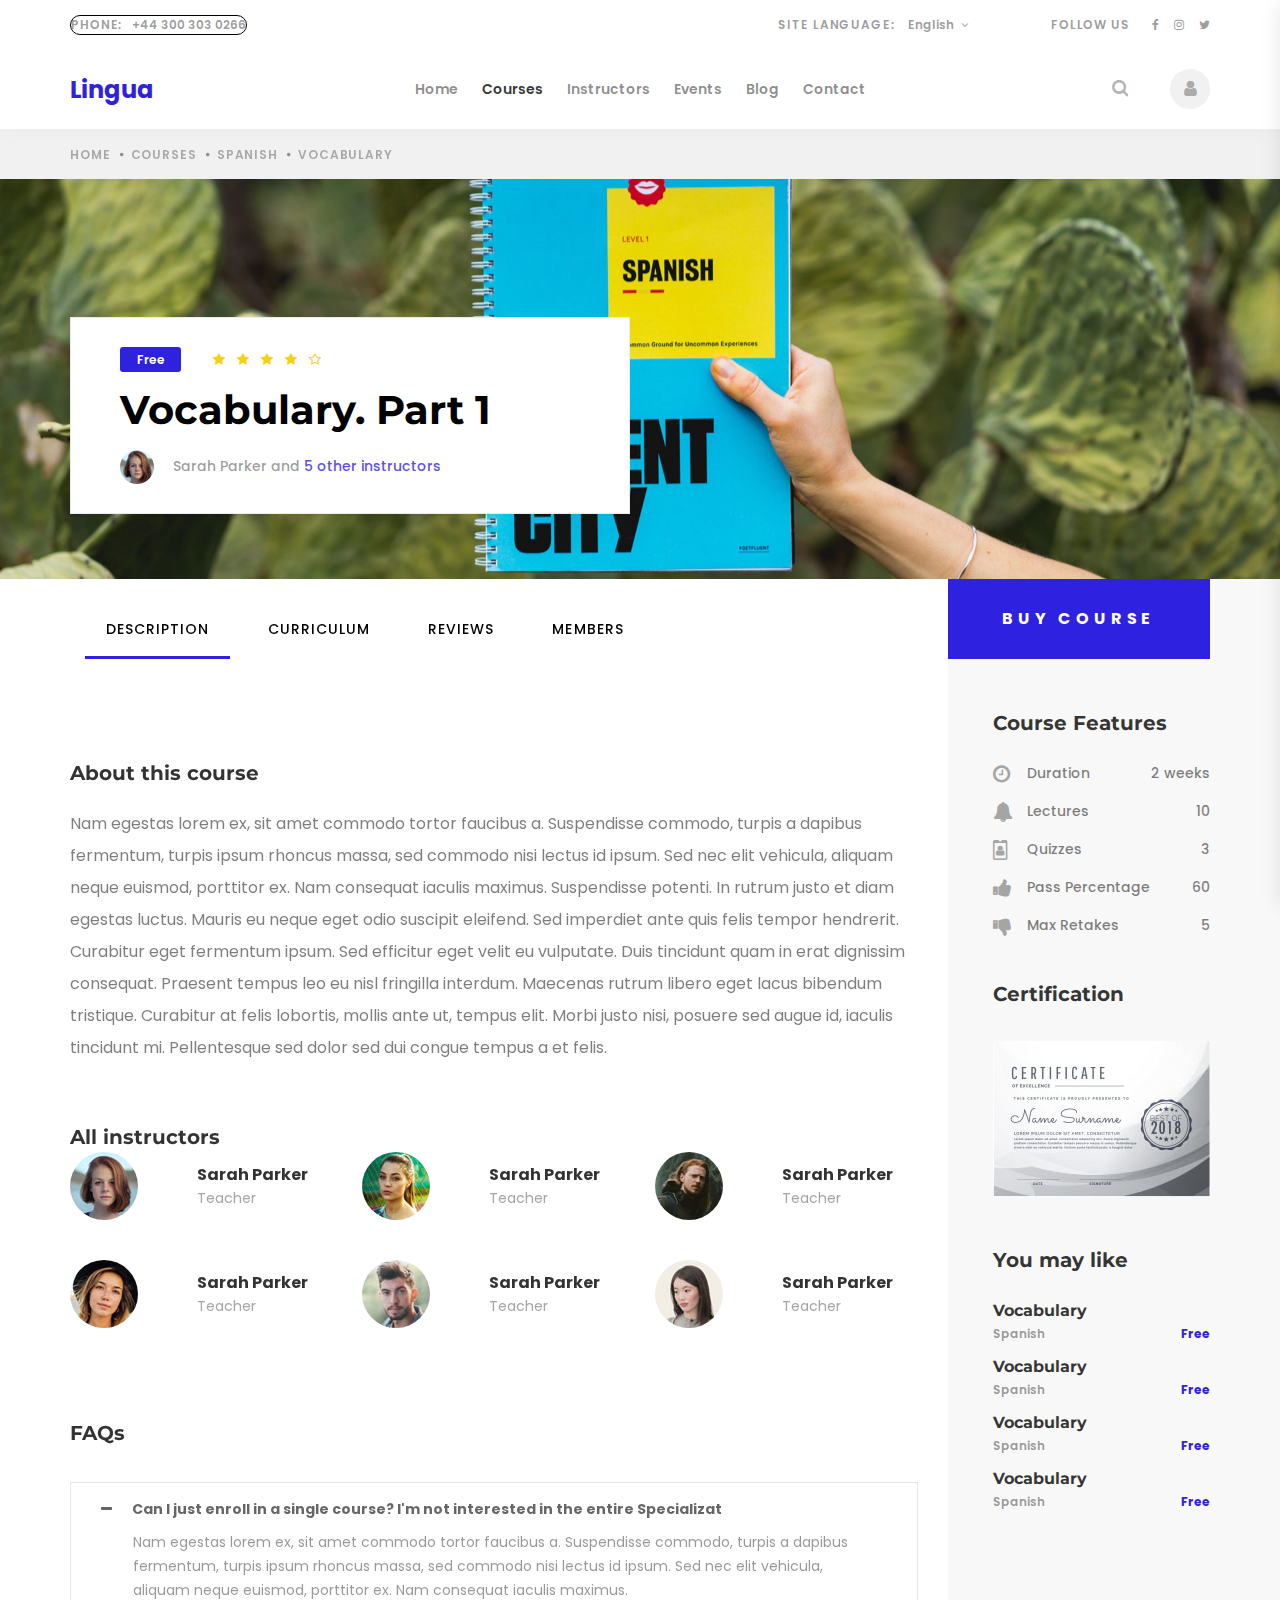
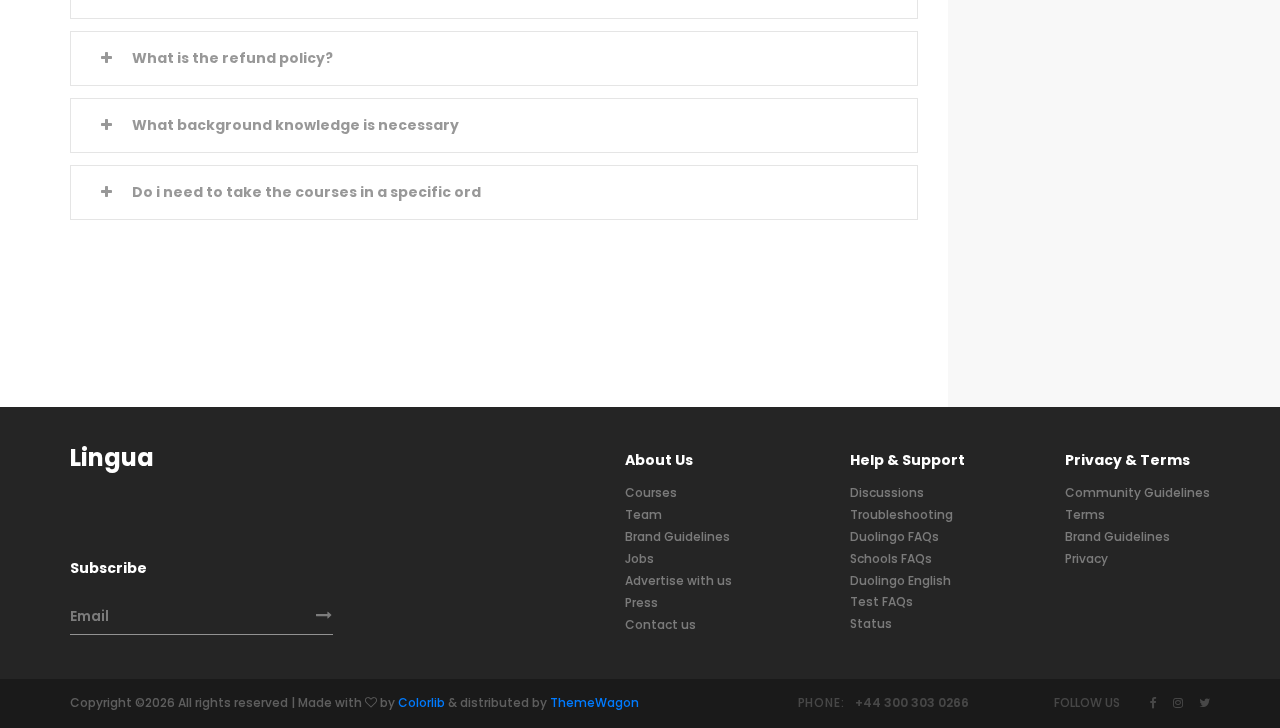
<file: course.html>
<!DOCTYPE html>
<html lang="en">
<head>
<title>Course</title>
<meta charset="utf-8">
<meta http-equiv="X-UA-Compatible" content="IE=edge">
<meta name="description" content="Lingua project">
<meta name="viewport" content="width=device-width, initial-scale=1">
<link rel="stylesheet" type="text/css" href="styles/bootstrap4/bootstrap.min.css">
<link href="plugins/font-awesome-4.7.0/css/font-awesome.min.css" rel="stylesheet" type="text/css">
<link rel="stylesheet" type="text/css" href="plugins/OwlCarousel2-2.2.1/owl.carousel.css">
<link rel="stylesheet" type="text/css" href="plugins/OwlCarousel2-2.2.1/owl.theme.default.css">
<link rel="stylesheet" type="text/css" href="plugins/OwlCarousel2-2.2.1/animate.css">
<link rel="stylesheet" type="text/css" href="styles/course.css">
<link rel="stylesheet" type="text/css" href="styles/course_responsive.css">
</head>
<body>

<div class="super_container">

	<!-- Header -->

	<header class="header">
			
		<!-- Top Bar -->
		<div class="top_bar">
			<div class="top_bar_container">
				<div class="container">
					<div class="row">
						<div class="col">
							<div class="top_bar_content d-flex flex-row align-items-center justify-content-start">
								<div class="top_bar_phone"><span class="top_bar_title">phone:</span>+44 300 303 0266</div>
								<div class="top_bar_right ml-auto">

									<!-- Language -->
									<div class="top_bar_lang">
										<span class="top_bar_title">site language:</span>
										<ul class="lang_list">
											<li class="hassubs">
												<a href="#">English<i class="fa fa-angle-down" aria-hidden="true"></i></a>
												<ul>
													<li><a href="#">Ukrainian</a></li>
													<li><a href="#">Japanese</a></li>
													<li><a href="#">Lithuanian</a></li>
													<li><a href="#">Swedish</a></li>
													<li><a href="#">Italian</a></li>
												</ul>
											</li>
										</ul>
									</div>

									<!-- Social -->
									<div class="top_bar_social">
										<span class="top_bar_title social_title">follow us</span>
										<ul>
											<li><a href="#"><i class="fa fa-facebook" aria-hidden="true"></i></a></li>
											<li><a href="#"><i class="fa fa-instagram" aria-hidden="true"></i></a></li>
											<li><a href="#"><i class="fa fa-twitter" aria-hidden="true"></i></a></li>
										</ul>
									</div>
								</div>
							</div>
						</div>
					</div>
				</div>
			</div>				
		</div>

		<!-- Header Content -->
		<div class="header_container">
			<div class="container">
				<div class="row">
					<div class="col">
						<div class="header_content d-flex flex-row align-items-center justify-content-start">
							<div class="logo_container mr-auto">
								<a href="#">
									<div class="logo_text">Lingua</div>
								</a>
							</div>
							<nav class="main_nav_contaner">
								<ul class="main_nav">
									<li><a href="index.html">Home</a></li>
									<li class="active"><a href="courses.html">Courses</a></li>
									<li><a href="instructors.html">Instructors</a></li>
									<li><a href="#">Events</a></li>
									<li><a href="blog.html">Blog</a></li>
									<li><a href="contact.html">Contact</a></li>
								</ul>
							</nav>
							<div class="header_content_right ml-auto text-right">
								<div class="header_search">
									<div class="search_form_container">
										<form action="#" id="search_form" class="search_form trans_400">
											<input type="search" class="header_search_input trans_400" placeholder="Type for Search" required="required">
											<div class="search_button">
												<i class="fa fa-search" aria-hidden="true"></i>
											</div>
										</form>
									</div>
								</div>

								<!-- Hamburger -->

								<div class="user"><a href="#"><i class="fa fa-user" aria-hidden="true"></i></a></div>
								<div class="hamburger menu_mm">
									<i class="fa fa-bars menu_mm" aria-hidden="true"></i>
								</div>
							</div>

						</div>
					</div>
				</div>
			</div>
		</div>

	</header>

	<!-- Menu -->

	<div class="menu d-flex flex-column align-items-end justify-content-start text-right menu_mm trans_400">
		<div class="menu_close_container"><div class="menu_close"><div></div><div></div></div></div>
		<div class="search">
			<form action="#" class="header_search_form menu_mm">
				<input type="search" class="search_input menu_mm" placeholder="Search" required="required">
				<button class="header_search_button d-flex flex-column align-items-center justify-content-center menu_mm">
					<i class="fa fa-search menu_mm" aria-hidden="true"></i>
				</button>
			</form>
		</div>
		<nav class="menu_nav">
			<ul class="menu_mm">
				<li class="menu_mm"><a href="index.html">Home</a></li>
				<li class="menu_mm"><a href="courses.html">Courses</a></li>
				<li class="menu_mm"><a href="instructors.html">Instructors</a></li>
				<li class="menu_mm"><a href="#">Events</a></li>
				<li class="menu_mm"><a href="blog.html">Blog</a></li>
				<li class="menu_mm"><a href="contact.html">Contact</a></li>
			</ul>
		</nav>
		<div class="menu_extra">
			<div class="menu_phone"><span class="menu_title">phone:</span>+44 300 303 0266</div>
			<div class="menu_social">
				<span class="menu_title">follow us</span>
				<ul>
					<li><a href="#"><i class="fa fa-facebook" aria-hidden="true"></i></a></li>
					<li><a href="#"><i class="fa fa-instagram" aria-hidden="true"></i></a></li>
					<li><a href="#"><i class="fa fa-twitter" aria-hidden="true"></i></a></li>
				</ul>
			</div>
		</div>
	</div>
	
	<!-- Home -->

	<div class="home">
		<div class="breadcrumbs_container">
			<div class="container">
				<div class="row">
					<div class="col">
						<ul class="breadcrumbs_list d-flex flex-row align-items-center justify-content-start">
							<li><a href="index.html">home</a></li>
							<li><a href="courses.html">courses</a></li>
							<li><a href="courses.html">spanish</a></li>
							<li>vocabulary</li>
						</ul>
					</div>
				</div>
			</div>
		</div>
	</div>

	<!-- Intro -->

	<div class="intro">
		<div class="intro_background parallax-window" data-parallax="scroll" data-image-src="images/intro.jpg" data-speed="0.8"></div>
		<div class="container">
			<div class="row">
				<div class="col">
					<div class="intro_container d-flex flex-column align-items-start justify-content-end">
						<div class="intro_content">
							<div class="intro_price">Free</div>
							<div class="rating_r rating_r_4 intro_rating"><i></i><i></i><i></i><i></i><i></i></div>
							<div class="intro_title">Vocabulary. Part 1</div>
							<div class="intro_meta">
								<div class="intro_image"><img src="images/intro_user.jpg" alt=""></div>
								<div class="intro_instructors"><a href="instructors.html">Sarah Parker</a> and <span><a href="instructors.html">5 other instructors</a></span></div>
							</div>
						</div>
					</div>
				</div>
			</div>
		</div>		
	</div>

	<!-- Course -->

	<div class="course">
		<div class="course_top"></div>
		<div class="container">
			<div class="row row-lg-eq-height">

				<!-- Panels -->
				<div class="col-lg-9">
					<div class="tab_panels">

						<!-- Tabs -->
						<div class="course_tabs_container">
							<div class="container">
								<div class="row">
									<div class="col-lg-9">
										<div class="tabs d-flex flex-row align-items-center justify-content-start">
											<div class="tab active">description</div>
											<div class="tab">curriculum</div>
											<div class="tab">reviews</div>
											<div class="tab">members</div>
										</div>
									</div>
								</div>
							</div>		
						</div>

						<!-- Description -->
						<div class="tab_panel description active">
							<div class="panel_title">About this course</div>
							<div class="panel_text">
								<p>Nam egestas lorem ex, sit amet commodo tortor faucibus a. Suspendisse commodo, turpis a dapibus fermentum, turpis ipsum rhoncus massa, sed commodo nisi lectus id ipsum. Sed nec elit vehicula, aliquam neque euismod, porttitor ex. Nam consequat iaculis maximus. Suspendisse potenti. In rutrum justo et diam egestas luctus. Mauris eu neque eget odio suscipit eleifend. Sed imperdiet ante quis felis tempor hendrerit. Curabitur eget fermentum ipsum. Sed efficitur eget velit eu vulputate. Duis tincidunt quam in erat dignissim consequat. Praesent tempus leo eu nisl fringilla interdum. Maecenas rutrum libero eget lacus bibendum tristique. Curabitur at felis lobortis, mollis ante ut, tempus elit. Morbi justo nisi, posuere sed augue id, iaculis tincidunt mi. Pellentesque sed dolor sed dui congue tempus a et felis.</p>
							</div>
							
							<!-- Instructors -->
							<div class="instructors">
								<div class="panel_title">All instructors</div>
								<div class="row instructors_row">

									<!-- Instructor -->
									<div class="col-lg-4 col-md-6">
										<div class="instructor d-flex flex-row align-items-center justify-content-start">
											<div class="instructor_image"><div><img src="images/instructor_4.jpg" alt=""></div></div>
											<div class="instructor_content">
												<div class="instructor_name"><a href="instructors.html">Sarah Parker</a></div>
												<div class="instructor_title">Teacher</div>
											</div>
										</div>
									</div>

									<!-- Instructor -->
									<div class="col-lg-4 col-md-6">
										<div class="instructor d-flex flex-row align-items-center justify-content-start">
											<div class="instructor_image"><div><img src="images/instructor_5.jpg" alt=""></div></div>
											<div class="instructor_content">
												<div class="instructor_name"><a href="instructors.html">Sarah Parker</a></div>
												<div class="instructor_title">Teacher</div>
											</div>
										</div>
									</div>

									<!-- Instructor -->
									<div class="col-lg-4 col-md-6">
										<div class="instructor d-flex flex-row align-items-center justify-content-start">
											<div class="instructor_image"><div><img src="images/instructor_6.jpg" alt=""></div></div>
											<div class="instructor_content">
												<div class="instructor_name"><a href="instructors.html">Sarah Parker</a></div>
												<div class="instructor_title">Teacher</div>
											</div>
										</div>
									</div>

									<!-- Instructor -->
									<div class="col-lg-4 col-md-6">
										<div class="instructor d-flex flex-row align-items-center justify-content-start">
											<div class="instructor_image"><div><img src="images/instructor_7.jpg" alt=""></div></div>
											<div class="instructor_content">
												<div class="instructor_name"><a href="instructors.html">Sarah Parker</a></div>
												<div class="instructor_title">Teacher</div>
											</div>
										</div>
									</div>

									<!-- Instructor -->
									<div class="col-lg-4 col-md-6">
										<div class="instructor d-flex flex-row align-items-center justify-content-start">
											<div class="instructor_image"><div><img src="images/instructor_8.jpg" alt=""></div></div>
											<div class="instructor_content">
												<div class="instructor_name"><a href="instructors.html">Sarah Parker</a></div>
												<div class="instructor_title">Teacher</div>
											</div>
										</div>
									</div>

									<!-- Instructor -->
									<div class="col-lg-4 col-md-6">
										<div class="instructor d-flex flex-row align-items-center justify-content-start">
											<div class="instructor_image"><div><img src="images/instructor_9.jpg" alt=""></div></div>
											<div class="instructor_content">
												<div class="instructor_name"><a href="instructors.html">Sarah Parker</a></div>
												<div class="instructor_title">Teacher</div>
											</div>
										</div>
									</div>

								</div>
							</div>

							<!-- FAQs -->
							<div class="faqs">
								<div class="panel_title">FAQs</div>
								<div class="accordions">
												
									<div class="elements_accordions">

										<div class="accordion_container">
											<div class="accordion d-flex flex-row align-items-center active"><div>Can I just enroll in a single course? I'm not interested in the entire Specializat</div></div>
											<div class="accordion_panel">
												<p>Nam egestas lorem ex, sit amet commodo tortor faucibus a. Suspendisse commodo, turpis a dapibus fermentum, turpis ipsum rhoncus massa, sed commodo nisi lectus id ipsum. Sed nec elit vehicula, aliquam neque euismod, porttitor ex. Nam consequat iaculis maximus.</p>
											</div>
										</div>

										<div class="accordion_container">
											<div class="accordion d-flex flex-row align-items-center"><div>What is the refund policy?</div></div>
											<div class="accordion_panel">
												<p>Nam egestas lorem ex, sit amet commodo tortor faucibus a. Suspendisse commodo, turpis a dapibus fermentum, turpis ipsum rhoncus massa, sed commodo nisi lectus id ipsum. Sed nec elit vehicula, aliquam neque euismod, porttitor ex. Nam consequat iaculis maximus.</p>
											</div>
										</div>

										<div class="accordion_container">
											<div class="accordion d-flex flex-row align-items-center"><div>What background knowledge is necessary</div></div>
											<div class="accordion_panel">
												<p>Nam egestas lorem ex, sit amet commodo tortor faucibus a. Suspendisse commodo, turpis a dapibus fermentum, turpis ipsum rhoncus massa, sed commodo nisi lectus id ipsum. Sed nec elit vehicula, aliquam neque euismod, porttitor ex. Nam consequat iaculis maximus.</p>
											</div>
										</div>

										<div class="accordion_container">
											<div class="accordion d-flex flex-row align-items-center"><div>Do i need to take the courses in a specific ord</div></div>
											<div class="accordion_panel">
												<p>Nam egestas lorem ex, sit amet commodo tortor faucibus a. Suspendisse commodo, turpis a dapibus fermentum, turpis ipsum rhoncus massa, sed commodo nisi lectus id ipsum. Sed nec elit vehicula, aliquam neque euismod, porttitor ex. Nam consequat iaculis maximus.</p>
											</div>
										</div>

									</div>

								</div>
							</div>
						</div>

						<!-- Curriculum -->
						<div class="tab_panel curriculum">
							<div class="panel_title">Syllabus</div>
							<div class="panel_text">
								<p>Nam egestas lorem ex, sit amet commodo tortor faucibus a. Suspendisse commodo, turpis a dapibus fermentum, turpis ipsum rhoncus massa, sed commodo nisi lectus id ipsum. Sed nec elit vehicula, aliquam neque euismod, porttitor ex. Nam consequat iaculis maximus. Suspendisse potenti. In rutrum justo et diam egestas luctus. Mauris eu neque eget odio suscipit eleifend. Sed imperdiet ante quis felis tempor hendrerit. Curabitur eget fermentum ipsum. Sed efficitur eget velit eu vulputate. Duis tincidunt quam in erat dignissim consequat. Praesent tempus leo eu nisl fringilla interdum. Maecenas rutrum libero eget lacus bibendum tristique. Curabitur at felis lobortis, mollis ante ut, tempus elit. Morbi justo nisi, posuere sed augue id, iaculis tincidunt mi. Pellentesque sed dolor sed dui congue tempus a et felis.</p>
							</div>
							<div class="curriculum_items">
								<div class="cur_item">
									<div class="cur_title_container d-flex flex-row align-items-start justify-content-start">
										<div class="cur_title">Week 1</div>
										<div class="cur_num ml-auto">0/4</div>
									</div>
									<div class="cur_item_content">
										<div class="cur_item_title">Beginners Level</div>
										<div class="cur_item_text">
											<p>Nam egestas lorem ex, sit amet commodo tortor faucibus a. Suspendisse commodo, turpis a dapibus fermentum, turpis ipsum rhoncus massa, sed commodo nisi lectus id ipsum.</p>
										</div>
										<div class="cur_contents">
											<ul>
												<li>
													<i class="fa fa-folder" aria-hidden="true"></i><span>1 video, 1 audio, 1 reading</span>
													<ul>
														<li class="d-flex flex-row align-items-center justify-content-start">
															<i class="fa fa-video-camera" aria-hidden="true"></i><span>Video: <a href="#">Greetings and Introductions</a></span>
															<div class="cur_time ml-auto"><i class="fa fa-clock-o" aria-hidden="true"></i><span>15 minutes</span></div>
														</li>
														<li class="d-flex flex-row align-items-center justify-content-start">
															<i class="fa fa-file" aria-hidden="true"></i><span>Reading: <a href="#">Word Types</a></span>
															<div class="cur_time ml-auto"><i class="fa fa-clock-o" aria-hidden="true"></i><span>15 minutes</span></div>
														</li>
														<li class="d-flex flex-row align-items-center justify-content-start">
															<i class="fa fa-volume-up" aria-hidden="true"></i><span>Audio: <a href="#">Listening Exercise</a></span>
															<div class="cur_time ml-auto"><i class="fa fa-clock-o" aria-hidden="true"></i><span>15 minutes</span></div>
														</li>
													</ul>
												</li>
												<li class="d-flex flex-row align-items-center justify-content-start">
													<i class="fa fa-graduation-cap" aria-hidden="true"></i><span>Graded: Cumulative Language Quiz</span>
													<div class="cur_time ml-auto"><span>3 Questions</span></div>
												</li>
											</ul>
										</div>
									</div>
								</div>
								<div class="cur_item">
									<div class="cur_title_container d-flex flex-row align-items-start justify-content-start">
										<div class="cur_title">Week 2</div>
										<div class="cur_num ml-auto">0/5</div>
									</div>
									<div class="cur_item_content">
										<div class="cur_item_title">Intermediate Level</div>
										<div class="cur_item_text">
											<p>Nam egestas lorem ex, sit amet commodo tortor faucibus a. Suspendisse commodo, turpis a dapibus fermentum, turpis ipsum rhoncus massa, sed commodo nisi lectus id ipsum.</p>
										</div>
										<div class="cur_contents">
											<ul>
												<li>
													<i class="fa fa-folder" aria-hidden="true"></i><span>1 video, 1 audio, 1 reading</span>
													<ul>
														<li class="d-flex flex-row align-items-center justify-content-start">
															<i class="fa fa-video-camera" aria-hidden="true"></i><span>Video: <a href="#">Greetings and Introductions</a></span>
															<div class="cur_time ml-auto"><i class="fa fa-clock-o" aria-hidden="true"></i><span>15 minutes</span></div>
														</li>
														<li class="d-flex flex-row align-items-center justify-content-start">
															<i class="fa fa-file" aria-hidden="true"></i><span>Reading: <a href="#">Word Types</a></span>
															<div class="cur_time ml-auto"><i class="fa fa-clock-o" aria-hidden="true"></i><span>15 minutes</span></div>
														</li>
														<li class="d-flex flex-row align-items-center justify-content-start">
															<i class="fa fa-volume-up" aria-hidden="true"></i><span>Audio: <a href="#">Listening Exercise</a></span>
															<div class="cur_time ml-auto"><i class="fa fa-clock-o" aria-hidden="true"></i><span>15 minutes</span></div>
														</li>
													</ul>
												</li>
												<li class="d-flex flex-row align-items-center justify-content-start">
													<i class="fa fa-graduation-cap" aria-hidden="true"></i><span>Graded: Cumulative Language Quiz</span>
													<div class="cur_time ml-auto"><span>3 Questions</span></div>
												</li>
											</ul>
										</div>
									</div>
								</div>
							</div>
						</div>

						<!-- Reviews -->
						<div class="tab_panel reviews">
							<div class="panel_title">Reviews</div>
							<div class="panel_text">
								<p>Lorem ipsum dolor sit amet, te eros consulatu pro, quem labores petentium no sea, atqui posidonium interpretaris pri eu. At soleat maiorum platonem vix, no mei case fierent. Primis quidam ancillae te mei.</p>
							</div>
							<div class="cur_ratings_container clearfix">
								<div class="cur_rating d-flex flex-column align-items-center justify-content-center">
									<div class="cur_rating_num">4,5</div>
									<div class="rating_r rating_r_4 cur_stars"><i></i><i></i><i></i><i></i><i></i></div>
									<div class="cur_rating_text">Rated 5 out of 3 Ratings</div>
								</div>
								<div class="cur_rating_progress d-flex flex-column align-items-center justify-content-center">
									<div class="cur_progress d-flex flex-row align-items-center justify-content-between">
										<span>5 stars</span>
										<div id="cur_pbar_1" class="cur_pbar" data-perc="0.80"></div>
									</div>
									<div class="cur_progress d-flex flex-row align-items-center justify-content-between">
										<span>5 stars</span>
										<div id="cur_pbar_2" class="cur_pbar" data-perc="0.20"></div>
									</div>
									<div class="cur_progress d-flex flex-row align-items-center justify-content-between">
										<span>5 stars</span>
										<div id="cur_pbar_3" class="cur_pbar" data-perc="0.0"></div>
									</div>
									<div class="cur_progress d-flex flex-row align-items-center justify-content-between">
										<span>5 stars</span>
										<div id="cur_pbar_4" class="cur_pbar" data-perc="0.0"></div>
									</div>
									<div class="cur_progress d-flex flex-row align-items-center justify-content-between">
										<span>5 stars</span>
										<div id="cur_pbar_5" class="cur_pbar" data-perc="0.0"></div>
									</div>
								</div>
							</div>

							<div class="cur_reviews">

								<!-- Review -->
								<div class="review">
									<div class="review_title_container d-flex flex-row align-items-start justify-content-start">
										<div class="review_title d-flex flex-row align-items-center justify-content-center">
											<div class="review_author_image"><div><img src="images/review_1.jpg" alt=""></div></div>
											<div class="review_author">
												<div class="review_author_name"><a href="#">Sarah Parker</a></div>
												<div class="review_date">Sep 29, 2017 at 9:48 am</div>
											</div>
										</div>
										<div class="review_stars ml-auto"><div class="rating_r rating_r_4 review_rating"><i></i><i></i><i></i><i></i><i></i></div></div>
									</div>
									<div class="review_text">
										<p>Nam egestas lorem ex, sit amet commodo tortor faucibus a. Suspendisse commodo, turpis a dapibus fermentum, turpis ipsum rhoncus massa, sed commodo nisi lectus id ipsum. Sed nec elit vehicula.</p>
									</div>
								</div>

								<!-- Review -->
								<div class="review">
									<div class="review_title_container d-flex flex-row align-items-start justify-content-start">
										<div class="review_title d-flex flex-row align-items-center justify-content-center">
											<div class="review_author_image"><div><i class="fa fa-user" aria-hidden="true"></i></div></div>
											<div class="review_author">
												<div class="review_author_name"><a href="#">Sarah Parker</a></div>
												<div class="review_date">Sep 29, 2017 at 9:48 am</div>
											</div>
										</div>
										<div class="review_stars ml-auto"><div class="rating_r rating_r_4 review_rating"><i></i><i></i><i></i><i></i><i></i></div></div>
									</div>
									<div class="review_text">
										<p>Nam egestas lorem ex, sit amet commodo tortor faucibus a. Suspendisse commodo, turpis a dapibus fermentum, turpis ipsum rhoncus massa, sed commodo nisi lectus id ipsum. Sed nec elit vehicula.</p>
									</div>
								</div>

								<!-- Review -->
								<div class="review">
									<div class="review_title_container d-flex flex-row align-items-start justify-content-start">
										<div class="review_title d-flex flex-row align-items-center justify-content-center">
											<div class="review_author_image"><div><i class="fa fa-user" aria-hidden="true"></i></div></div>
											<div class="review_author">
												<div class="review_author_name"><a href="#">Sarah Parker</a></div>
												<div class="review_date">Sep 29, 2017 at 9:48 am</div>
											</div>
										</div>
										<div class="review_stars ml-auto"><div class="rating_r rating_r_4 review_rating"><i></i><i></i><i></i><i></i><i></i></div></div>
									</div>
									<div class="review_text">
										<p>Nam egestas lorem ex, sit amet commodo tortor faucibus a. Suspendisse commodo, turpis a dapibus fermentum, turpis ipsum rhoncus massa, sed commodo nisi lectus id ipsum. Sed nec elit vehicula.</p>
									</div>
								</div>

							</div>
						</div>

						<!-- Members -->
						<div class="tab_panel members">
							<div class="panel_title">Members</div>
							<div class="panel_text">
								<p>Lorem ipsum dolor sit amet, te eros consulatu pro, quem labores petentium no sea, atqui posidonium interpretaris pri eu. At soleat maiorum platonem vix, no mei case fierent. Primis quidam ancillae te mei.</p>
							</div>
							<div class="members_list d-flex flex-row flex-wrap align-items-start justify-content-start">

								<!-- Member -->
								<div class="member">
									<div class="member_image"><img src="images/member_1.jpg" alt=""></div>
									<div class="member_title"><a href="#">Sarah Parker</a></div>
								</div>

								<!-- Member -->
								<div class="member">
									<div class="member_image"><img src="images/member_0.jpg" alt=""></div>
									<div class="member_title"><a href="#">Sarah Parker</a></div>
								</div>

								<!-- Member -->
								<div class="member">
									<div class="member_image"><img src="images/member_0.jpg" alt=""></div>
									<div class="member_title"><a href="#">Sarah Parker</a></div>
								</div>

								<!-- Member -->
								<div class="member">
									<div class="member_image"><img src="images/member_2.jpg" alt=""></div>
									<div class="member_title"><a href="#">Sarah Parker</a></div>
								</div>

								<!-- Member -->
								<div class="member">
									<div class="member_image"><img src="images/member_3.jpg" alt=""></div>
									<div class="member_title"><a href="#">Sarah Parker</a></div>
								</div>

								<!-- Member -->
								<div class="member">
									<div class="member_image"><img src="images/member_4.jpg" alt=""></div>
									<div class="member_title"><a href="#">Sarah Parker</a></div>
								</div>

								<!-- Member -->
								<div class="member">
									<div class="member_image"><img src="images/member_0.jpg" alt=""></div>
									<div class="member_title"><a href="#">Sarah Parker</a></div>
								</div>

								<!-- Member -->
								<div class="member">
									<div class="member_image"><img src="images/member_5.jpg" alt=""></div>
									<div class="member_title"><a href="#">Sarah Parker</a></div>
								</div>

								<!-- Member -->
								<div class="member">
									<div class="member_image"><img src="images/member_6.jpg" alt=""></div>
									<div class="member_title"><a href="#">Sarah Parker</a></div>
								</div>

								<!-- Member -->
								<div class="member">
									<div class="member_image"><img src="images/member_0.jpg" alt=""></div>
									<div class="member_title"><a href="#">Sarah Parker</a></div>
								</div>

								<!-- Member -->
								<div class="member">
									<div class="member_image"><img src="images/member_7.jpg" alt=""></div>
									<div class="member_title"><a href="#">Sarah Parker</a></div>
								</div>

								<!-- Member -->
								<div class="member">
									<div class="member_image"><img src="images/member_8.jpg" alt=""></div>
									<div class="member_title"><a href="#">Sarah Parker</a></div>
								</div>

								<!-- Member -->
								<div class="member">
									<div class="member_image"><img src="images/member_0.jpg" alt=""></div>
									<div class="member_title"><a href="#">Sarah Parker</a></div>
								</div>

								<!-- Member -->
								<div class="member">
									<div class="member_image"><img src="images/member_9.jpg" alt=""></div>
									<div class="member_title"><a href="#">Sarah Parker</a></div>
								</div>

								<!-- Member -->
								<div class="member">
									<div class="member_image"><img src="images/member_0.jpg" alt=""></div>
									<div class="member_title"><a href="#">Sarah Parker</a></div>
								</div>
							</div>
						</div>
					</div>
				</div>

				<!-- Sidebar -->
				<div class="col-lg-3">
					<div class="sidebar">
						<div class="sidebar_background"></div>
						<div class="sidebar_top"><a href="#">buy course</a></div>
						<div class="sidebar_content">

							<!-- Features -->
							<div class="sidebar_section features">
								<div class="sidebar_title">Course Features</div>
								<div class="features_content">
									<ul class="features_list">

										<!-- Feature -->
										<li class="d-flex flex-row align-items-start justify-content-start">
											<div class="feature_title"><i class="fa fa-clock-o" aria-hidden="true"></i><span>Duration</span></div>
											<div class="feature_text ml-auto">2 weeks</div>
										</li>

										<!-- Feature -->
										<li class="d-flex flex-row align-items-start justify-content-start">
											<div class="feature_title"><i class="fa fa-bell" aria-hidden="true"></i><span>Lectures</span></div>
											<div class="feature_text ml-auto">10</div>
										</li>

										<!-- Feature -->
										<li class="d-flex flex-row align-items-start justify-content-start">
											<div class="feature_title"><i class="fa fa-id-badge" aria-hidden="true"></i><span>Quizzes</span></div>
											<div class="feature_text ml-auto">3</div>
										</li>

										<!-- Feature -->
										<li class="d-flex flex-row align-items-start justify-content-start">
											<div class="feature_title"><i class="fa fa-thumbs-up" aria-hidden="true"></i><span>Pass Percentage</span></div>
											<div class="feature_text ml-auto">60</div>
										</li>

										<!-- Feature -->
										<li class="d-flex flex-row align-items-start justify-content-start">
											<div class="feature_title"><i class="fa fa-thumbs-down" aria-hidden="true"></i><span>Max Retakes</span></div>
											<div class="feature_text ml-auto">5</div>
										</li>
									</ul>
								</div>
							</div>

							<!-- Cert -->
							<div class="sidebar_section cert">
								<div class="sidebar_title">Certification</div>
								<div class="cert_image"><img src="images/cert.jpg" alt=""></div>
							</div>

							<!-- You may like -->
							<div class="sidebar_section like">
								<div class="sidebar_title">You may like</div>
								<div class="like_items">

									<!-- Like Item -->
									<div class="like_item d-flex flex-row align-items-end justify-content-start">
										<div class="like_title_container">
											<div class="like_title">Vocabulary</div>
											<div class="like_subtitle">Spanish</div>
										</div>
										<div class="like_price ml-auto">Free</div>
									</div>
									<!-- Like Item -->
									<div class="like_item d-flex flex-row align-items-end justify-content-start">
										<div class="like_title_container">
											<div class="like_title">Vocabulary</div>
											<div class="like_subtitle">Spanish</div>
										</div>
										<div class="like_price ml-auto">Free</div>
									</div>
									<!-- Like Item -->
									<div class="like_item d-flex flex-row align-items-end justify-content-start">
										<div class="like_title_container">
											<div class="like_title">Vocabulary</div>
											<div class="like_subtitle">Spanish</div>
										</div>
										<div class="like_price ml-auto">Free</div>
									</div>
									<!-- Like Item -->
									<div class="like_item d-flex flex-row align-items-end justify-content-start">
										<div class="like_title_container">
											<div class="like_title">Vocabulary</div>
											<div class="like_subtitle">Spanish</div>
										</div>
										<div class="like_price ml-auto">Free</div>
									</div>
								</div>
							</div>
						</div>
					</div>
				</div>

			</div>
		</div>
	</div>

	<!-- Footer -->

	<footer class="footer">
		<div class="footer_body">
			<div class="container">
				<div class="row">

					<!-- Newsletter -->
					<div class="col-lg-3 footer_col">
						<div class="newsletter_container d-flex flex-column align-items-start justify-content-end">
							<div class="footer_logo mb-auto"><a href="#">Lingua</a></div>
							<div class="footer_title">Subscribe</div>
							<form action="#" id="newsletter_form" class="newsletter_form">
								<input type="email" class="newsletter_input" placeholder="Email" required="required">
								<button class="newsletter_button"><i class="fa fa-long-arrow-right" aria-hidden="true"></i></button>
							</form>
						</div>
					</div>

					<!-- About -->
					<div class="col-lg-2 offset-lg-3 footer_col">
						<div>
							<div class="footer_title">About Us</div>
							<ul class="footer_list">
								<li><a href="#">Courses</a></li>
								<li><a href="#">Team</a></li>
								<li><a href="#">Brand Guidelines</a></li>
								<li><a href="#">Jobs</a></li>
								<li><a href="#">Advertise with us</a></li>
								<li><a href="#">Press</a></li>
								<li><a href="#">Contact us</a></li>
							</ul>
						</div>
					</div>

					<!-- Help & Support -->
					<div class="col-lg-2 footer_col">
						<div class="footer_title">Help & Support</div>
						<ul class="footer_list">
							<li><a href="#">Discussions</a></li>
							<li><a href="#">Troubleshooting</a></li>
							<li><a href="#">Duolingo FAQs</a></li>
							<li><a href="#">Schools FAQs</a></li>
							<li><a href="#">Duolingo English Test FAQs</a></li>
							<li><a href="#">Status</a></li>
						</ul>
					</div>

					<!-- Privacy -->
					<div class="col-lg-2 footer_col clearfix">
						<div>
							<div class="footer_title">Privacy & Terms</div>
							<ul class="footer_list">
								<li><a href="#">Community Guidelines</a></li>
								<li><a href="#">Terms</a></li>
								<li><a href="#">Brand Guidelines</a></li>
								<li><a href="#">Privacy</a></li>
							</ul>
						</div>
					</div>

				</div>
			</div>
		</div>
		<div class="copyright">
			<div class="container">
				<div class="row">
					<div class="col">
						<div class="copyright_content d-flex flex-md-row flex-column align-items-md-center align-items-start justify-content-start">
							<div class="cr"><!-- Link back to Colorlib can't be removed. Template is licensed under CC BY 3.0. -->
Copyright &copy;<script>document.write(new Date().getFullYear());</script> All rights reserved | Made with <i class="fa fa-heart-o" aria-hidden="true"></i> by <a href="https://colorlib.com" target="_blank">Colorlib</a> &amp; distributed by <a href="https://themewagon.com" target="_blank">ThemeWagon</a>
<!-- Link back to Colorlib can't be removed. Template is licensed under CC BY 3.0. --></div>
							<div class="cr_right ml-md-auto">
								<div class="footer_phone"><span class="cr_title">phone:</span>+44 300 303 0266</div>
								<div class="footer_social">
									<span class="cr_social_title">follow us</span>
									<ul>
										<li><a href="#"><i class="fa fa-facebook" aria-hidden="true"></i></a></li>
										<li><a href="#"><i class="fa fa-instagram" aria-hidden="true"></i></a></li>
										<li><a href="#"><i class="fa fa-twitter" aria-hidden="true"></i></a></li>
									</ul>
								</div>
							</div>
						</div>
					</div>
				</div>
			</div>
		</div>
	</footer>
</div>

<script src="js/jquery-3.2.1.min.js"></script>
<script src="styles/bootstrap4/popper.js"></script>
<script src="styles/bootstrap4/bootstrap.min.js"></script>
<script src="plugins/OwlCarousel2-2.2.1/owl.carousel.js"></script>
<script src="plugins/easing/easing.js"></script>
<script src="plugins/parallax-js-master/parallax.min.js"></script>
<script src="plugins/progressbar/progressbar.min.js"></script>
<script src="js/course.js"></script>
</body>
</html>
</file>
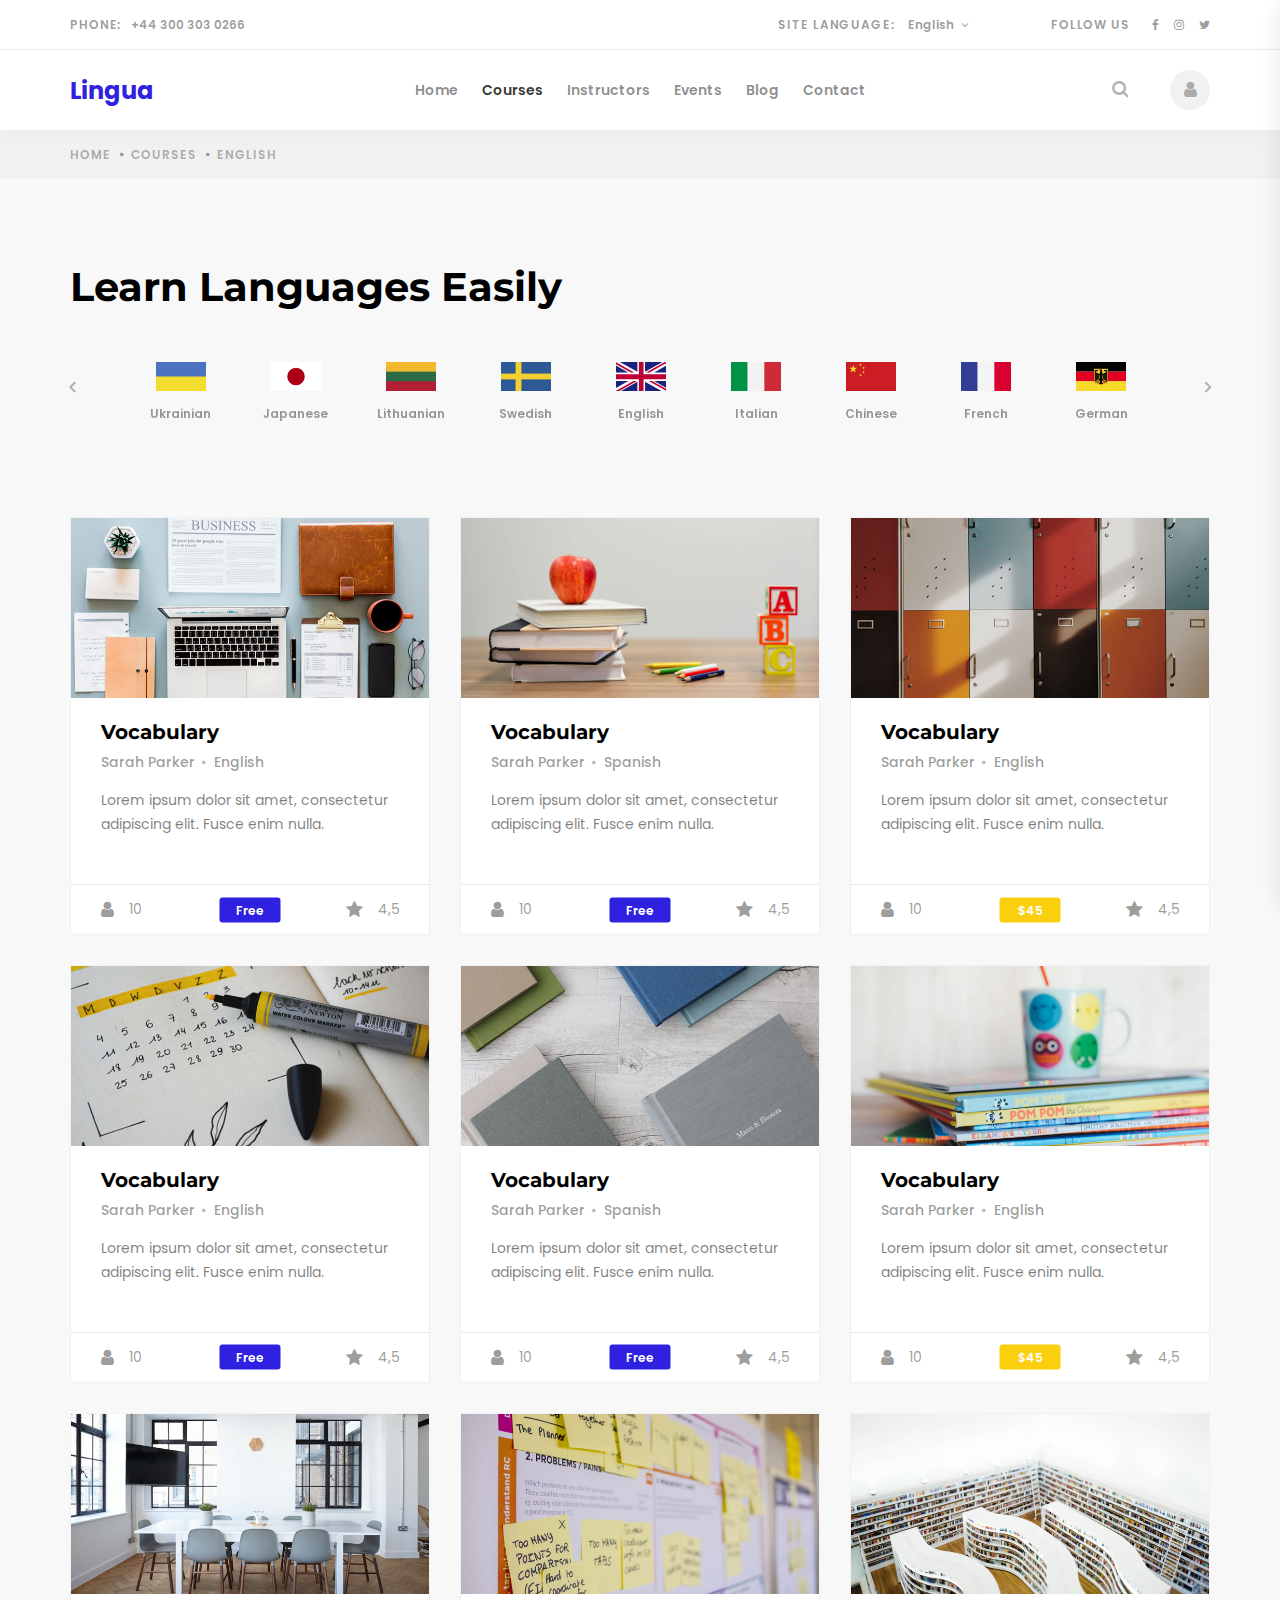
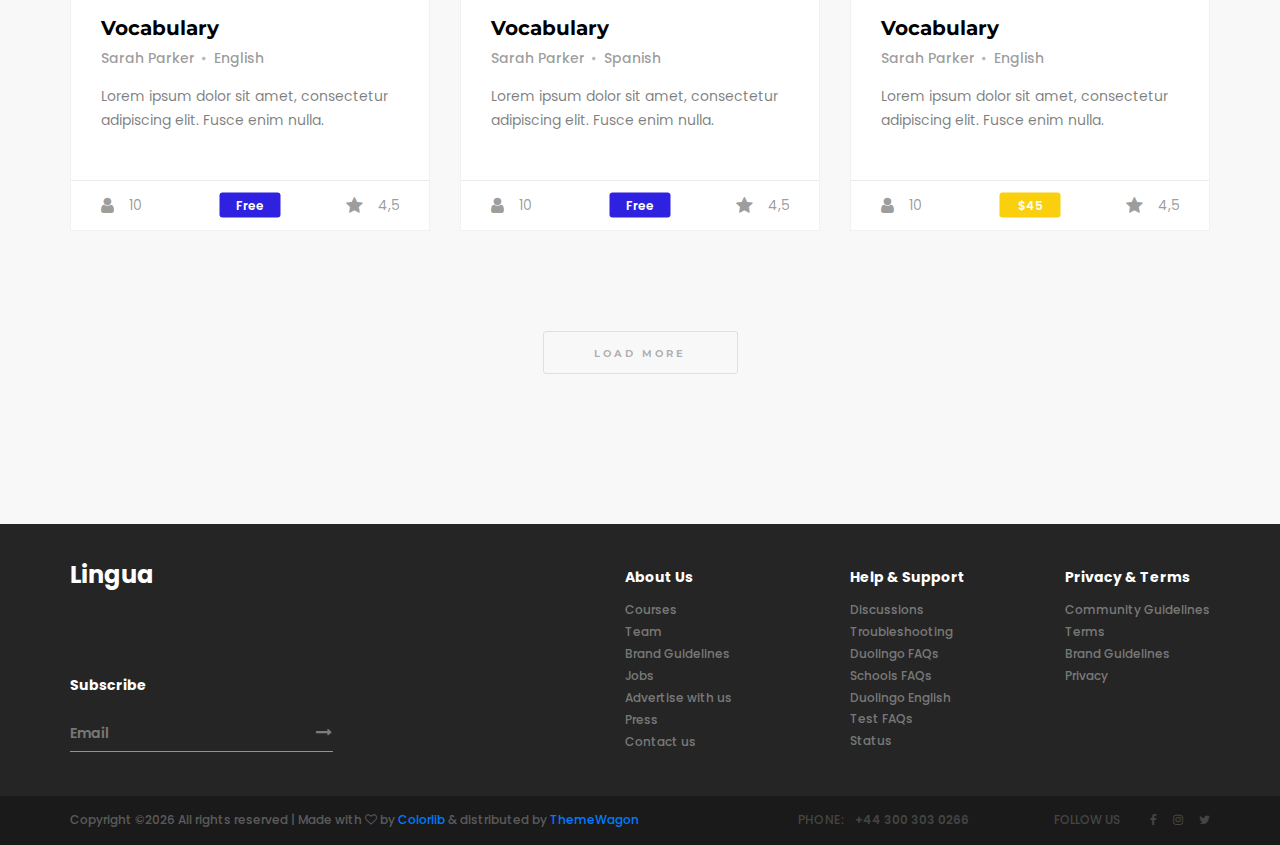
<file: courses.html>
<!DOCTYPE html>
<html lang="en">
<head>
<title>Courses</title>
<meta charset="utf-8">
<meta http-equiv="X-UA-Compatible" content="IE=edge">
<meta name="description" content="Lingua project">
<meta name="viewport" content="width=device-width, initial-scale=1">
<link rel="stylesheet" type="text/css" href="styles/bootstrap4/bootstrap.min.css">
<link href="plugins/font-awesome-4.7.0/css/font-awesome.min.css" rel="stylesheet" type="text/css">
<link rel="stylesheet" type="text/css" href="plugins/OwlCarousel2-2.2.1/owl.carousel.css">
<link rel="stylesheet" type="text/css" href="plugins/OwlCarousel2-2.2.1/owl.theme.default.css">
<link rel="stylesheet" type="text/css" href="plugins/OwlCarousel2-2.2.1/animate.css">
<link rel="stylesheet" type="text/css" href="styles/courses.css">
<link rel="stylesheet" type="text/css" href="styles/courses_responsive.css">
</head>
<body>

<div class="super_container">

	<!-- Header -->

	<header class="header">
			
		<!-- Top Bar -->
		<div class="top_bar">
			<div class="top_bar_container">
				<div class="container">
					<div class="row">
						<div class="col">
							<div class="top_bar_content d-flex flex-row align-items-center justify-content-start">
								<div class="top_bar_phone"><span class="top_bar_title">phone:</span>+44 300 303 0266</div>
								<div class="top_bar_right ml-auto">

									<!-- Language -->
									<div class="top_bar_lang">
										<span class="top_bar_title">site language:</span>
										<ul class="lang_list">
											<li class="hassubs">
												<a href="#">English<i class="fa fa-angle-down" aria-hidden="true"></i></a>
												<ul>
													<li><a href="#">Ukrainian</a></li>
													<li><a href="#">Japanese</a></li>
													<li><a href="#">Lithuanian</a></li>
													<li><a href="#">Swedish</a></li>
													<li><a href="#">Italian</a></li>
												</ul>
											</li>
										</ul>
									</div>

									<!-- Social -->
									<div class="top_bar_social">
										<span class="top_bar_title social_title">follow us</span>
										<ul>
											<li><a href="#"><i class="fa fa-facebook" aria-hidden="true"></i></a></li>
											<li><a href="#"><i class="fa fa-instagram" aria-hidden="true"></i></a></li>
											<li><a href="#"><i class="fa fa-twitter" aria-hidden="true"></i></a></li>
										</ul>
									</div>
								</div>
							</div>
						</div>
					</div>
				</div>
			</div>				
		</div>

		<!-- Header Content -->
		<div class="header_container">
			<div class="container">
				<div class="row">
					<div class="col">
						<div class="header_content d-flex flex-row align-items-center justify-content-start">
							<div class="logo_container mr-auto">
								<a href="#">
									<div class="logo_text">Lingua</div>
								</a>
							</div>
							<nav class="main_nav_contaner">
								<ul class="main_nav">
									<li><a href="index.html">Home</a></li>
									<li class="active"><a href="courses.html">Courses</a></li>
									<li><a href="instructors.html">Instructors</a></li>
									<li><a href="#">Events</a></li>
									<li><a href="blog.html">Blog</a></li>
									<li><a href="contact.html">Contact</a></li>
								</ul>
							</nav>
							<div class="header_content_right ml-auto text-right">
								<div class="header_search">
									<div class="search_form_container">
										<form action="#" id="search_form" class="search_form trans_400">
											<input type="search" class="header_search_input trans_400" placeholder="Type for Search" required="required">
											<div class="search_button">
												<i class="fa fa-search" aria-hidden="true"></i>
											</div>
										</form>
									</div>
								</div>

								<!-- Hamburger -->

								<div class="user"><a href="#"><i class="fa fa-user" aria-hidden="true"></i></a></div>
								<div class="hamburger menu_mm">
									<i class="fa fa-bars menu_mm" aria-hidden="true"></i>
								</div>
							</div>

						</div>
					</div>
				</div>
			</div>
		</div>

	</header>

	<!-- Menu -->

	<div class="menu d-flex flex-column align-items-end justify-content-start text-right menu_mm trans_400">
		<div class="menu_close_container"><div class="menu_close"><div></div><div></div></div></div>
		<div class="search">
			<form action="#" class="header_search_form menu_mm">
				<input type="search" class="search_input menu_mm" placeholder="Search" required="required">
				<button class="header_search_button d-flex flex-column align-items-center justify-content-center menu_mm">
					<i class="fa fa-search menu_mm" aria-hidden="true"></i>
				</button>
			</form>
		</div>
		<nav class="menu_nav">
			<ul class="menu_mm">
				<li class="menu_mm"><a href="index.html">Home</a></li>
				<li class="menu_mm"><a href="courses.html">Courses</a></li>
				<li class="menu_mm"><a href="instructors.html">Instructors</a></li>
				<li class="menu_mm"><a href="#">Events</a></li>
				<li class="menu_mm"><a href="blog.html">Blog</a></li>
				<li class="menu_mm"><a href="contact.html">Contact</a></li>
			</ul>
		</nav>
		<div class="menu_extra">
			<div class="menu_phone"><span class="menu_title">phone:</span>+44 300 303 0266</div>
			<div class="menu_social">
				<span class="menu_title">follow us</span>
				<ul>
					<li><a href="#"><i class="fa fa-facebook" aria-hidden="true"></i></a></li>
					<li><a href="#"><i class="fa fa-instagram" aria-hidden="true"></i></a></li>
					<li><a href="#"><i class="fa fa-twitter" aria-hidden="true"></i></a></li>
				</ul>
			</div>
		</div>
	</div>
	
	<!-- Home -->

	<div class="home">
		<div class="breadcrumbs_container">
			<div class="container">
				<div class="row">
					<div class="col">
						<ul class="breadcrumbs_list d-flex flex-row align-items-center justify-content-start">
							<li><a href="index.html">home</a></li>
							<li><a href="courses.html">courses</a></li>
							<li>english</li>
						</ul>
					</div>
				</div>
			</div>
		</div>
	</div>

	<!-- Language -->

	<div class="language">
		<div class="container">
			<div class="row">
				<div class="col">
					<div class="language_title">Learn Languages Easily</div>
				</div>
			</div>
			<div class="row">
				<div class="col">
					<div class="language_slider_container">
						
						<!-- Language Slider -->

						<div class="owl-carousel owl-theme language_slider">

							<!-- Flag -->
							<div class="owl-item language_item">
								<a href="#">
									<div class="flag"><img src="images/Ukrainian.svg" alt=""></div>
									<div class="lang_name">Ukrainian</div>
								</a>
							</div>

							<!-- Flag -->
							<div class="owl-item language_item">
								<a href="#">
									<div class="flag"><img src="images/Japanese.svg" alt=""></div>
									<div class="lang_name">Japanese</div>
								</a>
							</div>

							<!-- Flag -->
							<div class="owl-item language_item">
								<a href="#">
									<div class="flag"><img src="images/Lithuanian.svg" alt=""></div>
									<div class="lang_name">Lithuanian</div>
								</a>
							</div>

							<!-- Flag -->
							<div class="owl-item language_item">
								<a href="#">
									<div class="flag"><img src="images/Swedish.svg" alt=""></div>
									<div class="lang_name">Swedish</div>
								</a>
							</div>

							<!-- Flag -->
							<div class="owl-item language_item">
								<a href="#">
									<div class="flag"><img src="images/English.svg" alt=""></div>
									<div class="lang_name">English</div>
								</a>
							</div>

							<!-- Flag -->
							<div class="owl-item language_item">
								<a href="#">
									<div class="flag"><img src="images/Italian.svg" alt=""></div>
									<div class="lang_name">Italian</div>
								</a>
							</div>

							<!-- Flag -->
							<div class="owl-item language_item">
								<a href="#">
									<div class="flag"><img src="images/Chinese.svg" alt=""></div>
									<div class="lang_name">Chinese</div>
								</a>
							</div>

							<!-- Flag -->
							<div class="owl-item language_item">
								<a href="#">
									<div class="flag"><img src="images/French.svg" alt=""></div>
									<div class="lang_name">French</div>
								</a>
							</div>

							<!-- Flag -->
							<div class="owl-item language_item">
								<a href="#">
									<div class="flag"><img src="images/German.svg" alt=""></div>
									<div class="lang_name">German</div>
								</a>
							</div>

						</div>

						<div class="lang_nav lang_prev"><i class="fa fa-angle-left" aria-hidden="true"></i></div>
						<div class="lang_nav lang_next"><i class="fa fa-angle-right" aria-hidden="true"></i></div>
					</div>
				</div>
			</div>
		</div>
	</div>

	<!-- Courses -->

	<div class="courses">
		<div class="container">
			<div class="row courses_row">

				<!-- Course -->
				<div class="col-lg-4 course_col">
					<div class="course">
						<div class="course_image"><img src="images/course_4.jpg" alt=""></div>
						<div class="course_body">
							<div class="course_title"><a href="course.html">Vocabulary</a></div>
							<div class="course_info">
								<ul>
									<li><a href="instructors.html">Sarah Parker</a></li>
									<li><a href="#">English</a></li>
								</ul>
							</div>
							<div class="course_text">
								<p>Lorem ipsum dolor sit amet, consectetur adipiscing elit. Fusce enim nulla.</p>
							</div>
						</div>
						<div class="course_footer d-flex flex-row align-items-center justify-content-start">
							<div class="course_students"><i class="fa fa-user" aria-hidden="true"></i><span>10</span></div>
							<div class="course_rating ml-auto"><i class="fa fa-star" aria-hidden="true"></i><span>4,5</span></div>
							<div class="course_mark course_free trans_200"><a href="#">Free</a></div>
						</div>
					</div>
				</div>

				<!-- Course -->
				<div class="col-lg-4 course_col">
					<div class="course">
						<div class="course_image"><img src="images/course_5.jpg" alt=""></div>
						<div class="course_body">
							<div class="course_title"><a href="course.html">Vocabulary</a></div>
							<div class="course_info">
								<ul>
									<li><a href="instructors.html">Sarah Parker</a></li>
									<li><a href="#">Spanish</a></li>
								</ul>
							</div>
							<div class="course_text">
								<p>Lorem ipsum dolor sit amet, consectetur adipiscing elit. Fusce enim nulla.</p>
							</div>
						</div>
						<div class="course_footer d-flex flex-row align-items-center justify-content-start">
							<div class="course_students"><i class="fa fa-user" aria-hidden="true"></i><span>10</span></div>
							<div class="course_rating ml-auto"><i class="fa fa-star" aria-hidden="true"></i><span>4,5</span></div>
							<div class="course_mark course_free trans_200"><a href="#">Free</a></div>
						</div>
					</div>
				</div>

				<!-- Course -->
				<div class="col-lg-4 course_col">
					<div class="course">
						<div class="course_image"><img src="images/course_6.jpg" alt=""></div>
						<div class="course_body">
							<div class="course_title"><a href="course.html">Vocabulary</a></div>
							<div class="course_info">
								<ul>
									<li><a href="instructors.html">Sarah Parker</a></li>
									<li><a href="#">English</a></li>
								</ul>
							</div>
							<div class="course_text">
								<p>Lorem ipsum dolor sit amet, consectetur adipiscing elit. Fusce enim nulla.</p>
							</div>
						</div>
						<div class="course_footer d-flex flex-row align-items-center justify-content-start">
							<div class="course_students"><i class="fa fa-user" aria-hidden="true"></i><span>10</span></div>
							<div class="course_rating ml-auto"><i class="fa fa-star" aria-hidden="true"></i><span>4,5</span></div>
							<div class="course_mark trans_200"><a href="#">$45</a></div>
						</div>
					</div>
				</div>

				<!-- Course -->
				<div class="col-lg-4 course_col">
					<div class="course">
						<div class="course_image"><img src="images/course_7.jpg" alt=""></div>
						<div class="course_body">
							<div class="course_title"><a href="course.html">Vocabulary</a></div>
							<div class="course_info">
								<ul>
									<li><a href="instructors.html">Sarah Parker</a></li>
									<li><a href="#">English</a></li>
								</ul>
							</div>
							<div class="course_text">
								<p>Lorem ipsum dolor sit amet, consectetur adipiscing elit. Fusce enim nulla.</p>
							</div>
						</div>
						<div class="course_footer d-flex flex-row align-items-center justify-content-start">
							<div class="course_students"><i class="fa fa-user" aria-hidden="true"></i><span>10</span></div>
							<div class="course_rating ml-auto"><i class="fa fa-star" aria-hidden="true"></i><span>4,5</span></div>
							<div class="course_mark course_free trans_200"><a href="#">Free</a></div>
						</div>
					</div>
				</div>

				<!-- Course -->
				<div class="col-lg-4 course_col">
					<div class="course">
						<div class="course_image"><img src="images/course_8.jpg" alt=""></div>
						<div class="course_body">
							<div class="course_title"><a href="course.html">Vocabulary</a></div>
							<div class="course_info">
								<ul>
									<li><a href="instructors.html">Sarah Parker</a></li>
									<li><a href="#">Spanish</a></li>
								</ul>
							</div>
							<div class="course_text">
								<p>Lorem ipsum dolor sit amet, consectetur adipiscing elit. Fusce enim nulla.</p>
							</div>
						</div>
						<div class="course_footer d-flex flex-row align-items-center justify-content-start">
							<div class="course_students"><i class="fa fa-user" aria-hidden="true"></i><span>10</span></div>
							<div class="course_rating ml-auto"><i class="fa fa-star" aria-hidden="true"></i><span>4,5</span></div>
							<div class="course_mark course_free trans_200"><a href="#">Free</a></div>
						</div>
					</div>
				</div>

				<!-- Course -->
				<div class="col-lg-4 course_col">
					<div class="course">
						<div class="course_image"><img src="images/course_9.jpg" alt=""></div>
						<div class="course_body">
							<div class="course_title"><a href="course.html">Vocabulary</a></div>
							<div class="course_info">
								<ul>
									<li><a href="instructors.html">Sarah Parker</a></li>
									<li><a href="#">English</a></li>
								</ul>
							</div>
							<div class="course_text">
								<p>Lorem ipsum dolor sit amet, consectetur adipiscing elit. Fusce enim nulla.</p>
							</div>
						</div>
						<div class="course_footer d-flex flex-row align-items-center justify-content-start">
							<div class="course_students"><i class="fa fa-user" aria-hidden="true"></i><span>10</span></div>
							<div class="course_rating ml-auto"><i class="fa fa-star" aria-hidden="true"></i><span>4,5</span></div>
							<div class="course_mark trans_200"><a href="#">$45</a></div>
						</div>
					</div>
				</div>

				<!-- Course -->
				<div class="col-lg-4 course_col">
					<div class="course">
						<div class="course_image"><img src="images/course_10.jpg" alt=""></div>
						<div class="course_body">
							<div class="course_title"><a href="course.html">Vocabulary</a></div>
							<div class="course_info">
								<ul>
									<li><a href="instructors.html">Sarah Parker</a></li>
									<li><a href="#">English</a></li>
								</ul>
							</div>
							<div class="course_text">
								<p>Lorem ipsum dolor sit amet, consectetur adipiscing elit. Fusce enim nulla.</p>
							</div>
						</div>
						<div class="course_footer d-flex flex-row align-items-center justify-content-start">
							<div class="course_students"><i class="fa fa-user" aria-hidden="true"></i><span>10</span></div>
							<div class="course_rating ml-auto"><i class="fa fa-star" aria-hidden="true"></i><span>4,5</span></div>
							<div class="course_mark course_free trans_200"><a href="#">Free</a></div>
						</div>
					</div>
				</div>

				<!-- Course -->
				<div class="col-lg-4 course_col">
					<div class="course">
						<div class="course_image"><img src="images/course_11.jpg" alt=""></div>
						<div class="course_body">
							<div class="course_title"><a href="course.html">Vocabulary</a></div>
							<div class="course_info">
								<ul>
									<li><a href="instructors.html">Sarah Parker</a></li>
									<li><a href="#">Spanish</a></li>
								</ul>
							</div>
							<div class="course_text">
								<p>Lorem ipsum dolor sit amet, consectetur adipiscing elit. Fusce enim nulla.</p>
							</div>
						</div>
						<div class="course_footer d-flex flex-row align-items-center justify-content-start">
							<div class="course_students"><i class="fa fa-user" aria-hidden="true"></i><span>10</span></div>
							<div class="course_rating ml-auto"><i class="fa fa-star" aria-hidden="true"></i><span>4,5</span></div>
							<div class="course_mark course_free trans_200"><a href="#">Free</a></div>
						</div>
					</div>
				</div>

				<!-- Course -->
				<div class="col-lg-4 course_col">
					<div class="course">
						<div class="course_image"><img src="images/course_12.jpg" alt=""></div>
						<div class="course_body">
							<div class="course_title"><a href="course.html">Vocabulary</a></div>
							<div class="course_info">
								<ul>
									<li><a href="instructors.html">Sarah Parker</a></li>
									<li><a href="#">English</a></li>
								</ul>
							</div>
							<div class="course_text">
								<p>Lorem ipsum dolor sit amet, consectetur adipiscing elit. Fusce enim nulla.</p>
							</div>
						</div>
						<div class="course_footer d-flex flex-row align-items-center justify-content-start">
							<div class="course_students"><i class="fa fa-user" aria-hidden="true"></i><span>10</span></div>
							<div class="course_rating ml-auto"><i class="fa fa-star" aria-hidden="true"></i><span>4,5</span></div>
							<div class="course_mark trans_200"><a href="#">$45</a></div>
						</div>
					</div>
				</div>

			</div>

			<div class="row">
				<div class="col">
					<div class="load_more_button"><a href="#">load more</a></div>
				</div>
			</div>
		</div>
	</div>

	<!-- Footer -->

	<footer class="footer">
		<div class="footer_body">
			<div class="container">
				<div class="row">

					<!-- Newsletter -->
					<div class="col-lg-3 footer_col">
						<div class="newsletter_container d-flex flex-column align-items-start justify-content-end">
							<div class="footer_logo mb-auto"><a href="#">Lingua</a></div>
							<div class="footer_title">Subscribe</div>
							<form action="#" id="newsletter_form" class="newsletter_form">
								<input type="email" class="newsletter_input" placeholder="Email" required="required">
								<button class="newsletter_button"><i class="fa fa-long-arrow-right" aria-hidden="true"></i></button>
							</form>
						</div>
					</div>

					<!-- About -->
					<div class="col-lg-2 offset-lg-3 footer_col">
						<div>
							<div class="footer_title">About Us</div>
							<ul class="footer_list">
								<li><a href="#">Courses</a></li>
								<li><a href="#">Team</a></li>
								<li><a href="#">Brand Guidelines</a></li>
								<li><a href="#">Jobs</a></li>
								<li><a href="#">Advertise with us</a></li>
								<li><a href="#">Press</a></li>
								<li><a href="#">Contact us</a></li>
							</ul>
						</div>
					</div>

					<!-- Help & Support -->
					<div class="col-lg-2 footer_col">
						<div class="footer_title">Help & Support</div>
						<ul class="footer_list">
							<li><a href="#">Discussions</a></li>
							<li><a href="#">Troubleshooting</a></li>
							<li><a href="#">Duolingo FAQs</a></li>
							<li><a href="#">Schools FAQs</a></li>
							<li><a href="#">Duolingo English Test FAQs</a></li>
							<li><a href="#">Status</a></li>
						</ul>
					</div>

					<!-- Privacy -->
					<div class="col-lg-2 footer_col clearfix">
						<div>
							<div class="footer_title">Privacy & Terms</div>
							<ul class="footer_list">
								<li><a href="#">Community Guidelines</a></li>
								<li><a href="#">Terms</a></li>
								<li><a href="#">Brand Guidelines</a></li>
								<li><a href="#">Privacy</a></li>
							</ul>
						</div>
					</div>

				</div>
			</div>
		</div>
		<div class="copyright">
			<div class="container">
				<div class="row">
					<div class="col">
						<div class="copyright_content d-flex flex-md-row flex-column align-items-md-center align-items-start justify-content-start">
							<div class="cr"><!-- Link back to Colorlib can't be removed. Template is licensed under CC BY 3.0. -->
Copyright &copy;<script>document.write(new Date().getFullYear());</script> All rights reserved | Made with <i class="fa fa-heart-o" aria-hidden="true"></i> by <a href="https://colorlib.com" target="_blank">Colorlib</a> &amp; distributed by <a href="https://themewagon.com" target="_blank">ThemeWagon</a>
<!-- Link back to Colorlib can't be removed. Template is licensed under CC BY 3.0. --></div>
							<div class="cr_right ml-md-auto">
								<div class="footer_phone"><span class="cr_title">phone:</span>+44 300 303 0266</div>
								<div class="footer_social">
									<span class="cr_social_title">follow us</span>
									<ul>
										<li><a href="#"><i class="fa fa-facebook" aria-hidden="true"></i></a></li>
										<li><a href="#"><i class="fa fa-instagram" aria-hidden="true"></i></a></li>
										<li><a href="#"><i class="fa fa-twitter" aria-hidden="true"></i></a></li>
									</ul>
								</div>
							</div>
						</div>
					</div>
				</div>
			</div>
		</div>
	</footer>
</div>

<script src="js/jquery-3.2.1.min.js"></script>
<script src="styles/bootstrap4/popper.js"></script>
<script src="styles/bootstrap4/bootstrap.min.js"></script>
<script src="plugins/OwlCarousel2-2.2.1/owl.carousel.js"></script>
<script src="plugins/easing/easing.js"></script>
<script src="js/courses.js"></script>
</body>
</html>
</file>
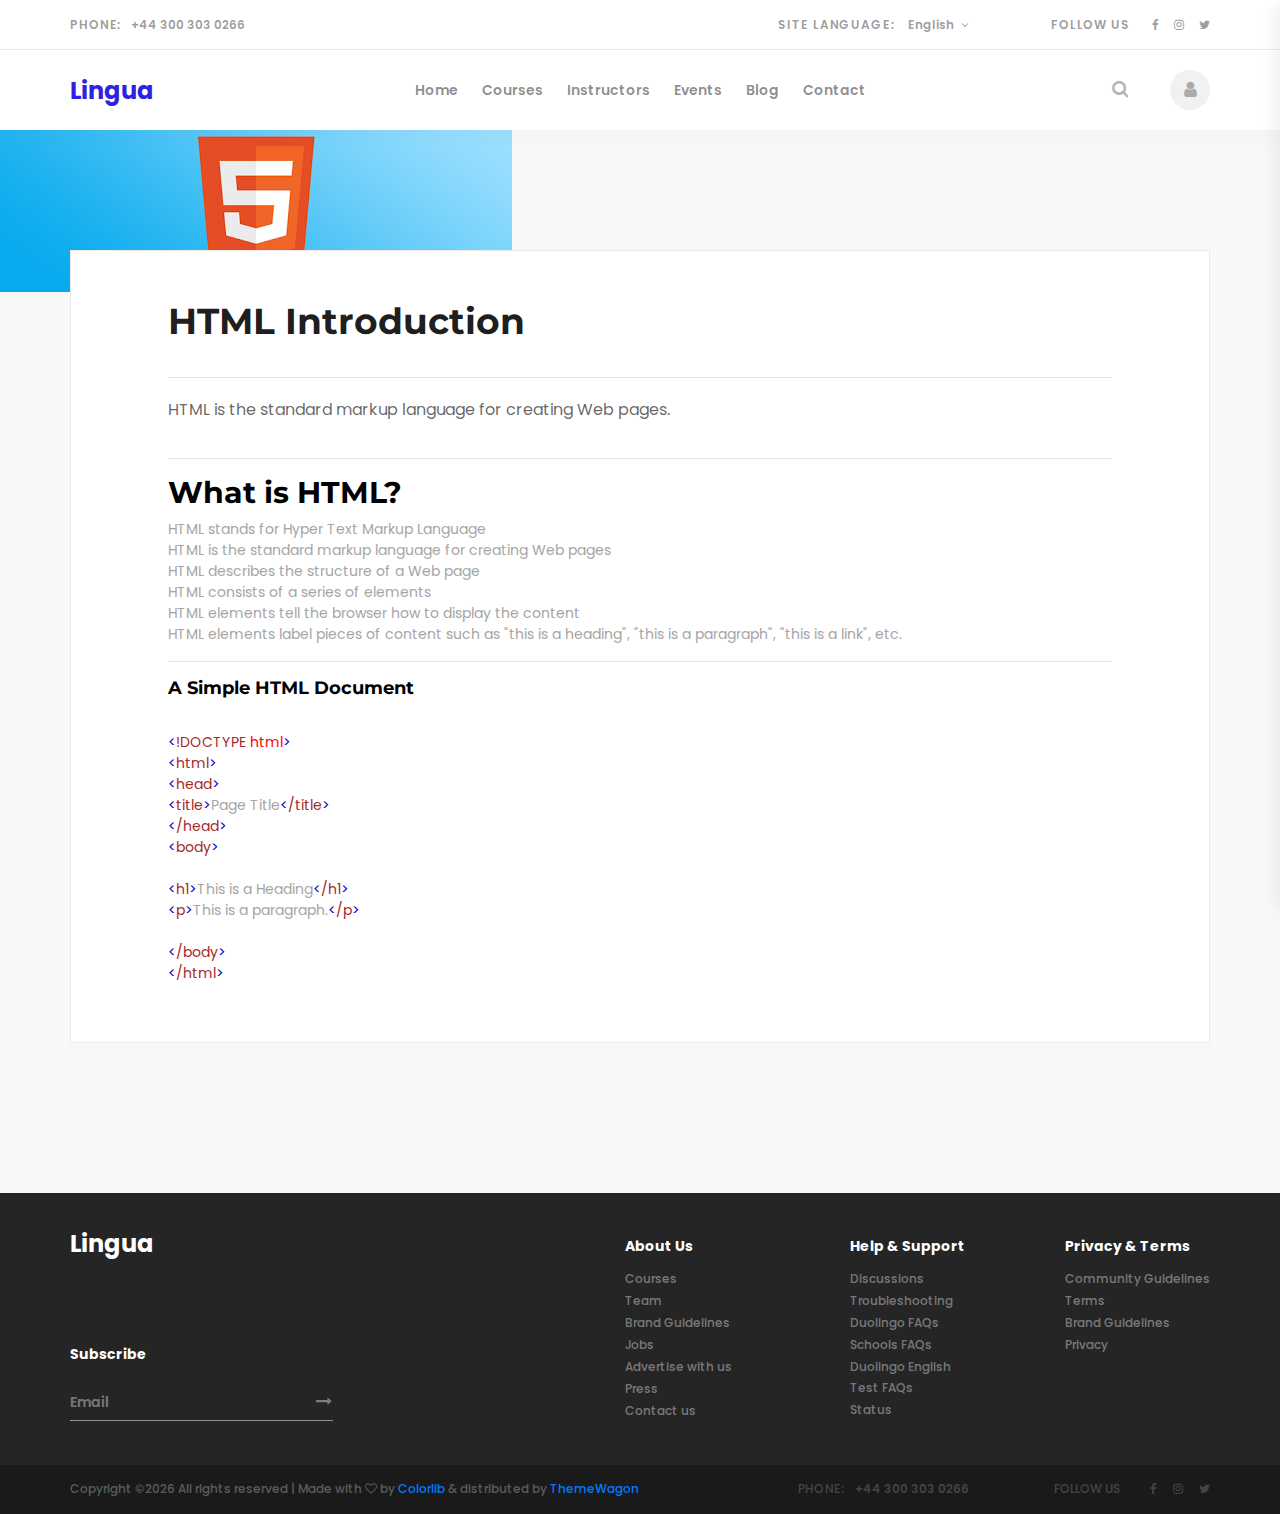
<file: html.html>
<!DOCTYPE html>
<html lang="en">
<head>
<title>Regular Page</title>
<meta charset="utf-8">
<meta http-equiv="X-UA-Compatible" content="IE=edge">
<meta name="description" content="Lingua project">
<meta name="viewport" content="width=device-width, initial-scale=1">
<link rel="stylesheet" type="text/css" href="styles/bootstrap4/bootstrap.min.css">
<link href="plugins/font-awesome-4.7.0/css/font-awesome.min.css" rel="stylesheet" type="text/css">
<link rel="stylesheet" type="text/css" href="plugins/OwlCarousel2-2.2.1/owl.carousel.css">
<link rel="stylesheet" type="text/css" href="plugins/OwlCarousel2-2.2.1/owl.theme.default.css">
<link rel="stylesheet" type="text/css" href="plugins/OwlCarousel2-2.2.1/animate.css">
<link href="plugins/video-js/video-js.css" rel="stylesheet" type="text/css">
<link rel="stylesheet" type="text/css" href="styles/regular.css">
<link rel="stylesheet" type="text/css" href="styles/regular_responsive.css">
</head>
<body>

<div class="super_container">

	<!-- Header -->

	<header class="header">
			
		<!-- Top Bar -->
		<div class="top_bar">
			<div class="top_bar_container">
				<div class="container">
					<div class="row">
						<div class="col">
							<div class="top_bar_content d-flex flex-row align-items-center justify-content-start">
								<div class="top_bar_phone"><span class="top_bar_title">phone:</span>+44 300 303 0266</div>
								<div class="top_bar_right ml-auto">

									<!-- Language -->
									<div class="top_bar_lang">
										<span class="top_bar_title">site language:</span>
										<ul class="lang_list">
											<li class="hassubs">
												<a href="#">English<i class="fa fa-angle-down" aria-hidden="true"></i></a>
												<ul>
													<li><a href="#">Ukrainian</a></li>
													<li><a href="#">Japanese</a></li>
													<li><a href="#">Lithuanian</a></li>
													<li><a href="#">Swedish</a></li>
													<li><a href="#">Italian</a></li>
												</ul>
											</li>
										</ul>
									</div>

									<!-- Social -->
									<div class="top_bar_social">
										<span class="top_bar_title social_title">follow us</span>
										<ul>
											<li><a href="#"><i class="fa fa-facebook" aria-hidden="true"></i></a></li>
											<li><a href="#"><i class="fa fa-instagram" aria-hidden="true"></i></a></li>
											<li><a href="#"><i class="fa fa-twitter" aria-hidden="true"></i></a></li>
										</ul>
									</div>
								</div>
							</div>
						</div>
					</div>
				</div>
			</div>				
		</div>

		<!-- Header Content -->
		<div class="header_container">
			<div class="container">
				<div class="row">
					<div class="col">
						<div class="header_content d-flex flex-row align-items-center justify-content-start">
							<div class="logo_container mr-auto">
								<a href="#">
									<div class="logo_text">Lingua</div>
								</a>
							</div>
							<nav class="main_nav_contaner">
								<ul class="main_nav">
									<li><a href="index.html">Home</a></li>
									<li><a href="courses.html">Courses</a></li>
									<li><a href="instructors.html">Instructors</a></li>
									<li><a href="#">Events</a></li>
									<li><a href="blog.html">Blog</a></li>
									<li><a href="contact.html">Contact</a></li>
								</ul>
							</nav>
							<div class="header_content_right ml-auto text-right">
								<div class="header_search">
									<div class="search_form_container">
										<form action="#" id="search_form" class="search_form trans_400">
											<input type="search" class="header_search_input trans_400" placeholder="Type for Search" required="required">
											<div class="search_button">
												<i class="fa fa-search" aria-hidden="true"></i>
											</div>
										</form>
									</div>
								</div>

								<!-- Hamburger -->

								<div class="user"><a href="#"><i class="fa fa-user" aria-hidden="true"></i></a></div>
								<div class="hamburger menu_mm">
									<i class="fa fa-bars menu_mm" aria-hidden="true"></i>
								</div>
							</div>

						</div>
					</div>
				</div>
			</div>
		</div>

	</header>

	<!-- Menu -->

	<div class="menu d-flex flex-column align-items-end justify-content-start text-right menu_mm trans_400">
		<div class="menu_close_container"><div class="menu_close"><div></div><div></div></div></div>
		<div class="search">
			<form action="#" class="header_search_form menu_mm">
				<input type="search" class="search_input menu_mm" placeholder="Search" required="required">
				<button class="header_search_button d-flex flex-column align-items-center justify-content-center menu_mm">
					<i class="fa fa-search menu_mm" aria-hidden="true"></i>
				</button>
			</form>
		</div>
		<nav class="menu_nav">
			<ul class="menu_mm">
				<li class="menu_mm"><a href="index.html">Home</a></li>
				<li class="menu_mm"><a href="courses.html">Courses</a></li>
				<li class="menu_mm"><a href="instructors.html">Instructors</a></li>
				<li class="menu_mm"><a href="#">Events</a></li>
				<li class="menu_mm"><a href="blog.html">Blog</a></li>
				<li class="menu_mm"><a href="contact.html">Contact</a></li>
			</ul>
		</nav>
		<div class="menu_extra">
			<div class="menu_phone"><span class="menu_title">phone:</span>+44 300 303 0266</div>
			<div class="menu_social">
				<span class="menu_title">follow us</span>
				<ul>
					<li><a href="#"><i class="fa fa-facebook" aria-hidden="true"></i></a></li>
					<li><a href="#"><i class="fa fa-instagram" aria-hidden="true"></i></a></li>
					<li><a href="#"><i class="fa fa-twitter" aria-hidden="true"></i></a></li>
				</ul>
			</div>
		</div>
	</div>
	
	<!-- Home -->

	<!-- <div class="row">
<div class="container ">

		<img class =""src="images/html_banner.png ">
	</div>
</div> -->

	<!-- Regular -->

	<div class="regular">
		<div class="home">
		<div class="home_background"><img class =""src="images/html_banner.png "></div>
		
	</div> 
		<div class="container">
			<div class="row">
				<div class="col">
					<div class="regular_content">
						<div class="regular_title">HTML Introduction</div>
						<div class="regular_text">

<hr>
<p >HTML is the standard markup language for creating Web pages.</p>
<hr>

<h2>What is HTML?</h2>
<ul>
<li>HTML stands for Hyper Text Markup Language</li>
  <li>HTML is the standard markup language for creating Web pages</li>
  <li>HTML describes the structure of a Web page</li>
  <li>HTML consists of a series of elements</li>
  <li>HTML elements tell the browser how to display the content</li>
  <li>HTML elements label pieces of content such as &quot;this is a heading&quot;, &quot;this 
  is a paragraph&quot;, &quot;this is a link&quot;, etc.</li>
</ul>
<hr>


							<h4>A Simple HTML Document</h4>
							<p>
								<div class="w3-code notranslate htmlHigh">
<span class="tagnamecolor" style="color:brown"><span class="tagcolor" style="color:mediumblue">&lt;</span>!DOCTYPE<span class="attributecolor" style="color:red"> html</span><span class="tagcolor" style="color:mediumblue">&gt;</span></span><br>
<span class="tagnamecolor" style="color:brown"><span class="tagcolor" style="color:mediumblue">&lt;</span>html<span class="tagcolor" style="color:mediumblue">&gt;</span></span><br><span class="tagnamecolor" style="color:brown"><span class="tagcolor" style="color:mediumblue">&lt;</span>head<span class="tagcolor" style="color:mediumblue">&gt;</span></span><br><span class="tagnamecolor" style="color:brown"><span class="tagcolor" style="color:mediumblue">&lt;</span>title<span class="tagcolor" style="color:mediumblue">&gt;</span></span>Page Title<span class="tagnamecolor" style="color:brown"><span class="tagcolor" style="color:mediumblue">&lt;</span>/title<span class="tagcolor" style="color:mediumblue">&gt;</span></span><br>
<span class="tagnamecolor" style="color:brown"><span class="tagcolor" style="color:mediumblue">&lt;</span>/head<span class="tagcolor" style="color:mediumblue">&gt;</span></span><br><span class="tagnamecolor" style="color:brown"><span class="tagcolor" style="color:mediumblue">&lt;</span>body<span class="tagcolor" style="color:mediumblue">&gt;</span></span><br><br><span class="tagnamecolor" style="color:brown"><span class="tagcolor" style="color:mediumblue">&lt;</span>h1<span class="tagcolor" style="color:mediumblue">&gt;</span></span>This is a Heading<span class="tagnamecolor" style="color:brown"><span class="tagcolor" style="color:mediumblue">&lt;</span>/h1<span class="tagcolor" style="color:mediumblue">&gt;</span></span><br><span class="tagnamecolor" style="color:brown"><span class="tagcolor" style="color:mediumblue">&lt;</span>p<span class="tagcolor" style="color:mediumblue">&gt;</span></span>This is a paragraph.<span class="tagnamecolor" style="color:brown"><span class="tagcolor" style="color:mediumblue">&lt;</span>/p<span class="tagcolor" style="color:mediumblue">&gt;</span></span><br><br>
<span class="tagnamecolor" style="color:brown"><span class="tagcolor" style="color:mediumblue">&lt;</span>/body<span class="tagcolor" style="color:mediumblue">&gt;</span></span><br><span class="tagnamecolor" style="color:brown"><span class="tagcolor" style="color:mediumblue">&lt;</span>/html<span class="tagcolor" style="color:mediumblue">&gt;</span></span>
 </div>

							</p>
						</div>
					</div>
				</div>
			</div>
		</div>
	</div>

	<!-- Footer -->

	<footer class="footer">
		<div class="footer_body">
			<div class="container">
				<div class="row">

					<!-- Newsletter -->
					<div class="col-lg-3 footer_col">
						<div class="newsletter_container d-flex flex-column align-items-start justify-content-end">
							<div class="footer_logo mb-auto"><a href="#">Lingua</a></div>
							<div class="footer_title">Subscribe</div>
							<form action="#" id="newsletter_form" class="newsletter_form">
								<input type="email" class="newsletter_input" placeholder="Email" required="required">
								<button class="newsletter_button"><i class="fa fa-long-arrow-right" aria-hidden="true"></i></button>
							</form>
						</div>
					</div>

					<!-- About -->
					<div class="col-lg-2 offset-lg-3 footer_col">
						<div>
							<div class="footer_title">About Us</div>
							<ul class="footer_list">
								<li><a href="#">Courses</a></li>
								<li><a href="#">Team</a></li>
								<li><a href="#">Brand Guidelines</a></li>
								<li><a href="#">Jobs</a></li>
								<li><a href="#">Advertise with us</a></li>
								<li><a href="#">Press</a></li>
								<li><a href="#">Contact us</a></li>
							</ul>
						</div>
					</div>

					<!-- Help & Support -->
					<div class="col-lg-2 footer_col">
						<div class="footer_title">Help & Support</div>
						<ul class="footer_list">
							<li><a href="#">Discussions</a></li>
							<li><a href="#">Troubleshooting</a></li>
							<li><a href="#">Duolingo FAQs</a></li>
							<li><a href="#">Schools FAQs</a></li>
							<li><a href="#">Duolingo English Test FAQs</a></li>
							<li><a href="#">Status</a></li>
						</ul>
					</div>

					<!-- Privacy -->
					<div class="col-lg-2 footer_col clearfix">
						<div>
							<div class="footer_title">Privacy & Terms</div>
							<ul class="footer_list">
								<li><a href="#">Community Guidelines</a></li>
								<li><a href="#">Terms</a></li>
								<li><a href="#">Brand Guidelines</a></li>
								<li><a href="#">Privacy</a></li>
							</ul>
						</div>
					</div>

				</div>
			</div>
		</div>
		<div class="copyright">
			<div class="container">
				<div class="row">
					<div class="col">
						<div class="copyright_content d-flex flex-md-row flex-column align-items-md-center align-items-start justify-content-start">
							<div class="cr"><!-- Link back to Colorlib can't be removed. Template is licensed under CC BY 3.0. -->
Copyright &copy;<script>document.write(new Date().getFullYear());</script> All rights reserved | Made with <i class="fa fa-heart-o" aria-hidden="true"></i> by <a href="https://colorlib.com" target="_blank">Colorlib</a> &amp; distributed by <a href="https://themewagon.com" target="_blank">ThemeWagon</a>
<!-- Link back to Colorlib can't be removed. Template is licensed under CC BY 3.0. --></div>
							<div class="cr_right ml-md-auto">
								<div class="footer_phone"><span class="cr_title">phone:</span>+44 300 303 0266</div>
								<div class="footer_social">
									<span class="cr_social_title">follow us</span>
									<ul>
										<li><a href="#"><i class="fa fa-facebook" aria-hidden="true"></i></a></li>
										<li><a href="#"><i class="fa fa-instagram" aria-hidden="true"></i></a></li>
										<li><a href="#"><i class="fa fa-twitter" aria-hidden="true"></i></a></li>
									</ul>
								</div>
							</div>
						</div>
					</div>
				</div>
			</div>
		</div>
	</footer>
</div>

<script src="js/jquery-3.2.1.min.js"></script>
<script src="styles/bootstrap4/popper.js"></script>
<script src="styles/bootstrap4/bootstrap.min.js"></script>
<script src="plugins/OwlCarousel2-2.2.1/owl.carousel.js"></script>
<script src="plugins/easing/easing.js"></script>
<script src="plugins/parallax-js-master/parallax.min.js"></script>
<script src="js/regular.js"></script>
</body>
</html>
</file>
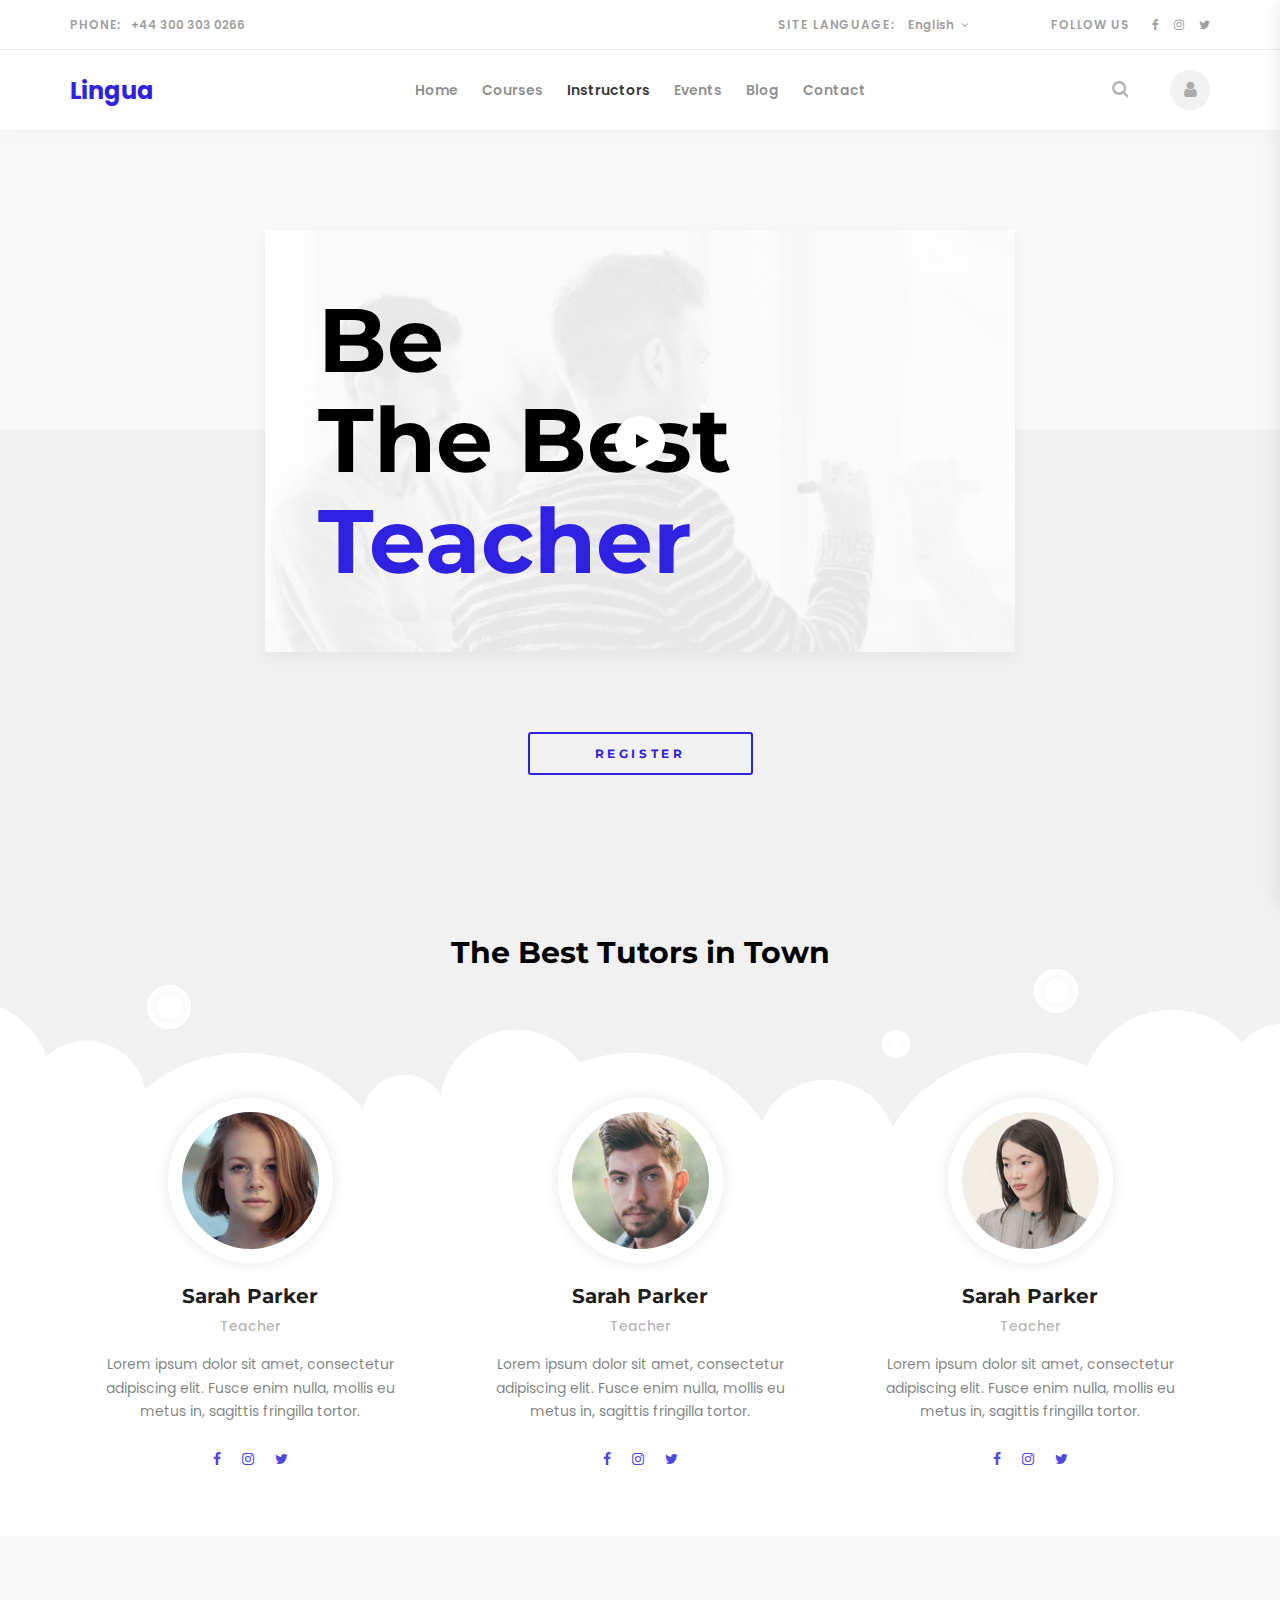
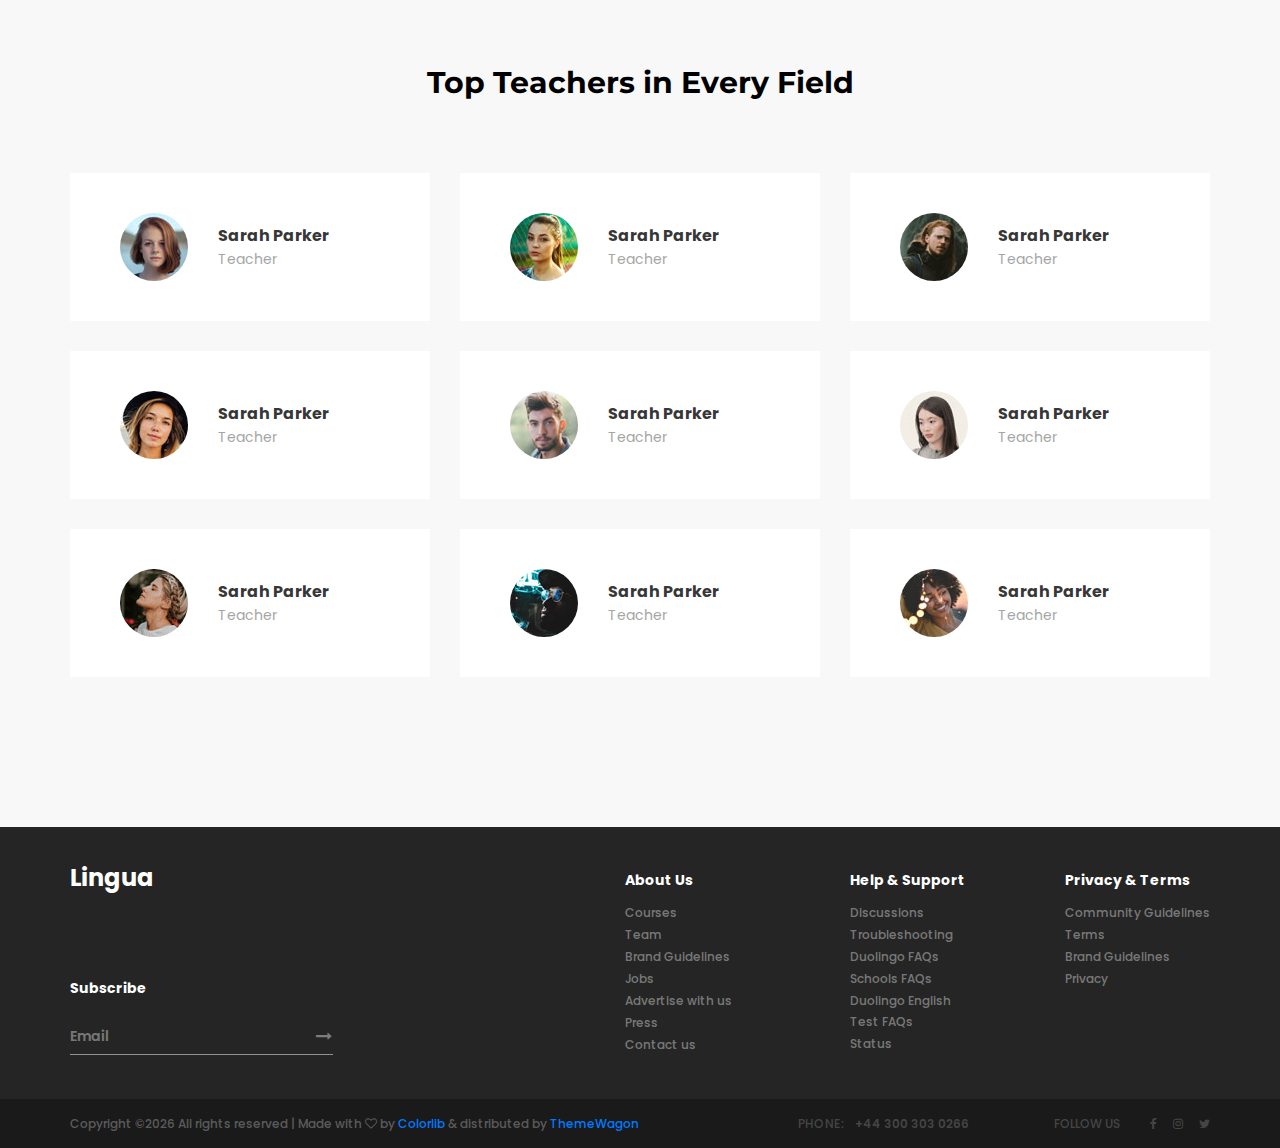
<file: instructors.html>
<!DOCTYPE html>
<html lang="en">
<head>
<title>Instructors</title>
<meta charset="utf-8">
<meta http-equiv="X-UA-Compatible" content="IE=edge">
<meta name="description" content="Lingua project">
<meta name="viewport" content="width=device-width, initial-scale=1">
<link rel="stylesheet" type="text/css" href="styles/bootstrap4/bootstrap.min.css">
<link href="plugins/font-awesome-4.7.0/css/font-awesome.min.css" rel="stylesheet" type="text/css">
<link rel="stylesheet" type="text/css" href="plugins/OwlCarousel2-2.2.1/owl.carousel.css">
<link rel="stylesheet" type="text/css" href="plugins/OwlCarousel2-2.2.1/owl.theme.default.css">
<link rel="stylesheet" type="text/css" href="plugins/OwlCarousel2-2.2.1/animate.css">
<link href="plugins/video-js/video-js.css" rel="stylesheet" type="text/css">
<link rel="stylesheet" type="text/css" href="styles/instructors.css">
<link rel="stylesheet" type="text/css" href="styles/instructors_responsive.css">
</head>
<body>

<div class="super_container">

	<!-- Header -->

	<header class="header">
			
		<!-- Top Bar -->
		<div class="top_bar">
			<div class="top_bar_container">
				<div class="container">
					<div class="row">
						<div class="col">
							<div class="top_bar_content d-flex flex-row align-items-center justify-content-start">
								<div class="top_bar_phone"><span class="top_bar_title">phone:</span>+44 300 303 0266</div>
								<div class="top_bar_right ml-auto">

									<!-- Language -->
									<div class="top_bar_lang">
										<span class="top_bar_title">site language:</span>
										<ul class="lang_list">
											<li class="hassubs">
												<a href="#">English<i class="fa fa-angle-down" aria-hidden="true"></i></a>
												<ul>
													<li><a href="#">Ukrainian</a></li>
													<li><a href="#">Japanese</a></li>
													<li><a href="#">Lithuanian</a></li>
													<li><a href="#">Swedish</a></li>
													<li><a href="#">Italian</a></li>
												</ul>
											</li>
										</ul>
									</div>

									<!-- Social -->
									<div class="top_bar_social">
										<span class="top_bar_title social_title">follow us</span>
										<ul>
											<li><a href="#"><i class="fa fa-facebook" aria-hidden="true"></i></a></li>
											<li><a href="#"><i class="fa fa-instagram" aria-hidden="true"></i></a></li>
											<li><a href="#"><i class="fa fa-twitter" aria-hidden="true"></i></a></li>
										</ul>
									</div>
								</div>
							</div>
						</div>
					</div>
				</div>
			</div>				
		</div>

		<!-- Header Content -->
		<div class="header_container">
			<div class="container">
				<div class="row">
					<div class="col">
						<div class="header_content d-flex flex-row align-items-center justify-content-start">
							<div class="logo_container mr-auto">
								<a href="#">
									<div class="logo_text">Lingua</div>
								</a>
							</div>
							<nav class="main_nav_contaner">
								<ul class="main_nav">
									<li><a href="index.html">Home</a></li>
									<li><a href="courses.html">Courses</a></li>
									<li class="active"><a href="instructors.html">Instructors</a></li>
									<li><a href="#">Events</a></li>
									<li><a href="blog.html">Blog</a></li>
									<li><a href="contact.html">Contact</a></li>
								</ul>
							</nav>
							<div class="header_content_right ml-auto text-right">
								<div class="header_search">
									<div class="search_form_container">
										<form action="#" id="search_form" class="search_form trans_400">
											<input type="search" class="header_search_input trans_400" placeholder="Type for Search" required="required">
											<div class="search_button">
												<i class="fa fa-search" aria-hidden="true"></i>
											</div>
										</form>
									</div>
								</div>

								<!-- Hamburger -->

								<div class="user"><a href="#"><i class="fa fa-user" aria-hidden="true"></i></a></div>
								<div class="hamburger menu_mm">
									<i class="fa fa-bars menu_mm" aria-hidden="true"></i>
								</div>
							</div>

						</div>
					</div>
				</div>
			</div>
		</div>

	</header>

	<!-- Menu -->

	<div class="menu d-flex flex-column align-items-end justify-content-start text-right menu_mm trans_400">
		<div class="menu_close_container"><div class="menu_close"><div></div><div></div></div></div>
		<div class="search">
			<form action="#" class="header_search_form menu_mm">
				<input type="search" class="search_input menu_mm" placeholder="Search" required="required">
				<button class="header_search_button d-flex flex-column align-items-center justify-content-center menu_mm">
					<i class="fa fa-search menu_mm" aria-hidden="true"></i>
				</button>
			</form>
		</div>
		<nav class="menu_nav">
			<ul class="menu_mm">
				<li class="menu_mm"><a href="index.html">Home</a></li>
				<li class="menu_mm"><a href="courses.html">Courses</a></li>
				<li class="menu_mm"><a href="instructors.html">Instructors</a></li>
				<li class="menu_mm"><a href="#">Events</a></li>
				<li class="menu_mm"><a href="blog.html">Blog</a></li>
				<li class="menu_mm"><a href="contact.html">Contact</a></li>
			</ul>
		</nav>
		<div class="menu_extra">
			<div class="menu_phone"><span class="menu_title">phone:</span>+44 300 303 0266</div>
			<div class="menu_social">
				<span class="menu_title">follow us</span>
				<ul>
					<li><a href="#"><i class="fa fa-facebook" aria-hidden="true"></i></a></li>
					<li><a href="#"><i class="fa fa-instagram" aria-hidden="true"></i></a></li>
					<li><a href="#"><i class="fa fa-twitter" aria-hidden="true"></i></a></li>
				</ul>
			</div>
		</div>
	</div>
	
	<!-- Home -->

	<div class="home"></div>

	<!-- Video -->

	<div class="video">
		<div class="container">
			<div class="row">
				<div class="col-lg-8 offset-lg-2">
					<div class="video_content">
						<div class="video_container_outer">
							<div class="video_overlay d-flex flex-column align-items-start justify-content-center">
								<div>Be</div><div>The Best</div><div>Teacher</div>
							</div>
							<div class="video_container">
								<video id="vid1" class="video-js vjs-default-skin" controls width="100%" height="100%" data-setup='{ "poster": "images/video.jpg", "techOrder": ["youtube"], "sources": [{ "type": "video/youtube", "src": "https://youtu.be/IV3ueyrp5M4"}], "youtube": { "iv_load_policy": 1 } }'>
								</video>
							</div>
						</div>
						<div class="register_button"><a href="#">register</a></div>
					</div>
				</div>
			</div>
		</div>
	</div>

	<!-- Instructors -->

	<div class="instructors">
		<div class="instructors_background" style="background-image:url(images/instructors_background.png)"></div>
		<div class="container">
			<div class="row">
				<div class="col">
					<h2 class="section_title text-center">The Best Tutors in Town</h2>
				</div>
			</div>
			<div class="row instructors_row">

				<!-- Instructor -->
				<div class="col-lg-4 instructor_col">
					<div class="instructor text-center">
						<div class="instructor_image_container">
							<div class="instructor_image"><img src="images/instructor_1.jpg" alt=""></div>
						</div>
						<div class="instructor_name"><a href="instructors.html">Sarah Parker</a></div>
						<div class="instructor_title">Teacher</div>
						<div class="instructor_text">
							<p>Lorem ipsum dolor sit amet, consectetur adipiscing elit. Fusce enim nulla, mollis eu metus in, sagittis fringilla tortor.</p>
						</div>
						<div class="instructor_social">
							<ul>
								<li><a href="#"><i class="fa fa-facebook" aria-hidden="true"></i></a></li>
								<li><a href="#"><i class="fa fa-instagram" aria-hidden="true"></i></a></li>
								<li><a href="#"><i class="fa fa-twitter" aria-hidden="true"></i></a></li>
							</ul>
						</div>
					</div>
				</div>

				<!-- Instructor -->
				<div class="col-lg-4 instructor_col">
					<div class="instructor text-center">
						<div class="instructor_image_container">
							<div class="instructor_image"><img src="images/instructor_2.jpg" alt=""></div>
						</div>
						<div class="instructor_name"><a href="instructors.html">Sarah Parker</a></div>
						<div class="instructor_title">Teacher</div>
						<div class="instructor_text">
							<p>Lorem ipsum dolor sit amet, consectetur adipiscing elit. Fusce enim nulla, mollis eu metus in, sagittis fringilla tortor.</p>
						</div>
						<div class="instructor_social">
							<ul>
								<li><a href="#"><i class="fa fa-facebook" aria-hidden="true"></i></a></li>
								<li><a href="#"><i class="fa fa-instagram" aria-hidden="true"></i></a></li>
								<li><a href="#"><i class="fa fa-twitter" aria-hidden="true"></i></a></li>
							</ul>
						</div>
					</div>
				</div>

				<!-- Instructor -->
				<div class="col-lg-4 instructor_col">
					<div class="instructor text-center">
						<div class="instructor_image_container">
							<div class="instructor_image"><img src="images/instructor_3.jpg" alt=""></div>
						</div>
						<div class="instructor_name"><a href="instructors.html">Sarah Parker</a></div>
						<div class="instructor_title">Teacher</div>
						<div class="instructor_text">
							<p>Lorem ipsum dolor sit amet, consectetur adipiscing elit. Fusce enim nulla, mollis eu metus in, sagittis fringilla tortor.</p>
						</div>
						<div class="instructor_social">
							<ul>
								<li><a href="#"><i class="fa fa-facebook" aria-hidden="true"></i></a></li>
								<li><a href="#"><i class="fa fa-instagram" aria-hidden="true"></i></a></li>
								<li><a href="#"><i class="fa fa-twitter" aria-hidden="true"></i></a></li>
							</ul>
						</div>
					</div>
				</div>

			</div>
		</div>
	</div>

	<!-- Top Teachers -->

	<div class="teachers">
		<div class="container">
			<div class="row">
				<div class="col">
					<h2 class="section_title text-center">Top Teachers in Every Field</h2>
				</div>
			</div>
			<div class="row teachers_row">

				<!-- Instructor -->
				<div class="col-lg-4 col-md-6">
					<div class="teacher d-flex flex-row align-items-center justify-content-start">
						<div class="teacher_image"><div><img src="images/instructor_4.jpg" alt=""></div></div>
						<div class="teacher_content">
							<div class="teacher_name"><a href="instructors.html">Sarah Parker</a></div>
							<div class="teacher_title">Teacher</div>
						</div>
					</div>
				</div>

				<!-- Instructor -->
				<div class="col-lg-4 col-md-6">
					<div class="teacher d-flex flex-row align-items-center justify-content-start">
						<div class="teacher_image"><div><img src="images/instructor_5.jpg" alt=""></div></div>
						<div class="teacher_content">
							<div class="teacher_name"><a href="instructors.html">Sarah Parker</a></div>
							<div class="teacher_title">Teacher</div>
						</div>
					</div>
				</div>

				<!-- Instructor -->
				<div class="col-lg-4 col-md-6">
					<div class="teacher d-flex flex-row align-items-center justify-content-start">
						<div class="teacher_image"><div><img src="images/instructor_6.jpg" alt=""></div></div>
						<div class="teacher_content">
							<div class="teacher_name"><a href="instructors.html">Sarah Parker</a></div>
							<div class="teacher_title">Teacher</div>
						</div>
					</div>
				</div>

				<!-- Instructor -->
				<div class="col-lg-4 col-md-6">
					<div class="teacher d-flex flex-row align-items-center justify-content-start">
						<div class="teacher_image"><div><img src="images/instructor_7.jpg" alt=""></div></div>
						<div class="teacher_content">
							<div class="teacher_name"><a href="instructors.html">Sarah Parker</a></div>
							<div class="teacher_title">Teacher</div>
						</div>
					</div>
				</div>

				<!-- Instructor -->
				<div class="col-lg-4 col-md-6">
					<div class="teacher d-flex flex-row align-items-center justify-content-start">
						<div class="teacher_image"><div><img src="images/instructor_8.jpg" alt=""></div></div>
						<div class="teacher_content">
							<div class="teacher_name"><a href="instructors.html">Sarah Parker</a></div>
							<div class="teacher_title">Teacher</div>
						</div>
					</div>
				</div>

				<!-- Instructor -->
				<div class="col-lg-4 col-md-6">
					<div class="teacher d-flex flex-row align-items-center justify-content-start">
						<div class="teacher_image"><div><img src="images/instructor_9.jpg" alt=""></div></div>
						<div class="teacher_content">
							<div class="teacher_name"><a href="instructors.html">Sarah Parker</a></div>
							<div class="teacher_title">Teacher</div>
						</div>
					</div>
				</div>

				<!-- Instructor -->
				<div class="col-lg-4 col-md-6">
					<div class="teacher d-flex flex-row align-items-center justify-content-start">
						<div class="teacher_image"><div><img src="images/instructor_10.jpg" alt=""></div></div>
						<div class="teacher_content">
							<div class="teacher_name"><a href="instructors.html">Sarah Parker</a></div>
							<div class="teacher_title">Teacher</div>
						</div>
					</div>
				</div>

				<!-- Instructor -->
				<div class="col-lg-4 col-md-6">
					<div class="teacher d-flex flex-row align-items-center justify-content-start">
						<div class="teacher_image"><div><img src="images/instructor_11.jpg" alt=""></div></div>
						<div class="teacher_content">
							<div class="teacher_name"><a href="instructors.html">Sarah Parker</a></div>
							<div class="teacher_title">Teacher</div>
						</div>
					</div>
				</div>

				<!-- Instructor -->
				<div class="col-lg-4 col-md-6">
					<div class="teacher d-flex flex-row align-items-center justify-content-start">
						<div class="teacher_image"><div><img src="images/instructor_12.jpg" alt=""></div></div>
						<div class="teacher_content">
							<div class="teacher_name"><a href="instructors.html">Sarah Parker</a></div>
							<div class="teacher_title">Teacher</div>
						</div>
					</div>
				</div>

			</div>
		</div>
	</div>

	<!-- Footer -->

	<footer class="footer">
		<div class="footer_body">
			<div class="container">
				<div class="row">

					<!-- Newsletter -->
					<div class="col-lg-3 footer_col">
						<div class="newsletter_container d-flex flex-column align-items-start justify-content-end">
							<div class="footer_logo mb-auto"><a href="#">Lingua</a></div>
							<div class="footer_title">Subscribe</div>
							<form action="#" id="newsletter_form" class="newsletter_form">
								<input type="email" class="newsletter_input" placeholder="Email" required="required">
								<button class="newsletter_button"><i class="fa fa-long-arrow-right" aria-hidden="true"></i></button>
							</form>
						</div>
					</div>

					<!-- About -->
					<div class="col-lg-2 offset-lg-3 footer_col">
						<div>
							<div class="footer_title">About Us</div>
							<ul class="footer_list">
								<li><a href="#">Courses</a></li>
								<li><a href="#">Team</a></li>
								<li><a href="#">Brand Guidelines</a></li>
								<li><a href="#">Jobs</a></li>
								<li><a href="#">Advertise with us</a></li>
								<li><a href="#">Press</a></li>
								<li><a href="#">Contact us</a></li>
							</ul>
						</div>
					</div>

					<!-- Help & Support -->
					<div class="col-lg-2 footer_col">
						<div class="footer_title">Help & Support</div>
						<ul class="footer_list">
							<li><a href="#">Discussions</a></li>
							<li><a href="#">Troubleshooting</a></li>
							<li><a href="#">Duolingo FAQs</a></li>
							<li><a href="#">Schools FAQs</a></li>
							<li><a href="#">Duolingo English Test FAQs</a></li>
							<li><a href="#">Status</a></li>
						</ul>
					</div>

					<!-- Privacy -->
					<div class="col-lg-2 footer_col clearfix">
						<div>
							<div class="footer_title">Privacy & Terms</div>
							<ul class="footer_list">
								<li><a href="#">Community Guidelines</a></li>
								<li><a href="#">Terms</a></li>
								<li><a href="#">Brand Guidelines</a></li>
								<li><a href="#">Privacy</a></li>
							</ul>
						</div>
					</div>

				</div>
			</div>
		</div>
		<div class="copyright">
			<div class="container">
				<div class="row">
					<div class="col">
						<div class="copyright_content d-flex flex-md-row flex-column align-items-md-center align-items-start justify-content-start">
							<div class="cr"><!-- Link back to Colorlib can't be removed. Template is licensed under CC BY 3.0. -->
Copyright &copy;<script>document.write(new Date().getFullYear());</script> All rights reserved | Made with <i class="fa fa-heart-o" aria-hidden="true"></i> by <a href="https://colorlib.com" target="_blank">Colorlib</a> &amp; distributed by <a href="https://themewagon.com" target="_blank">ThemeWagon</a>
<!-- Link back to Colorlib can't be removed. Template is licensed under CC BY 3.0. --></div>
							<div class="cr_right ml-md-auto">
								<div class="footer_phone"><span class="cr_title">phone:</span>+44 300 303 0266</div>
								<div class="footer_social">
									<span class="cr_social_title">follow us</span>
									<ul>
										<li><a href="#"><i class="fa fa-facebook" aria-hidden="true"></i></a></li>
										<li><a href="#"><i class="fa fa-instagram" aria-hidden="true"></i></a></li>
										<li><a href="#"><i class="fa fa-twitter" aria-hidden="true"></i></a></li>
									</ul>
								</div>
							</div>
						</div>
					</div>
				</div>
			</div>
		</div>
	</footer>
</div>

<script src="js/jquery-3.2.1.min.js"></script>
<script src="styles/bootstrap4/popper.js"></script>
<script src="styles/bootstrap4/bootstrap.min.js"></script>
<script src="plugins/OwlCarousel2-2.2.1/owl.carousel.js"></script>
<script src="plugins/easing/easing.js"></script>
<script src="plugins/parallax-js-master/parallax.min.js"></script>
<script src="plugins/progressbar/progressbar.min.js"></script>
<script src="plugins/video-js/video.min.js"></script>
<script src="plugins/video-js/Youtube.min.js"></script>
<script src="js/instructors.js"></script>
</body>
</html>
</file>
<file: styles/course.css>
@charset "utf-8";
/* CSS Document */

/******************************

[Table of Contents]

1. Fonts
2. Body and some general stuff
3. Header
	3.1 Top Bar
	3.2 Header Content
	3.3 Logo
	3.4 Main Nav
	3.5 Hamburger
4. Menu
5. Home
6. Intro
7. Course
	7.1 Description
	7.2 Curriculum
	7.3 Reviews
	7.4 Members
8. Sidebar
9. Footer



******************************/

/***********
1. Fonts
***********/

@import url('https://fonts.googleapis.com/css?family=Montserrat:400,500,600,700,800,900|Poppins:300,400,500,600,700,800,900');

/*********************************
2. Body and some general stuff
*********************************/

*
{
	margin: 0;
	padding: 0;
	-webkit-font-smoothing: antialiased;
	-webkit-text-shadow: rgba(0,0,0,.01) 0 0 1px;
	text-shadow: rgba(0,0,0,.01) 0 0 1px;
}
body
{
	font-family: 'Poppins', sans-serif;
	font-size: 14px;
	font-weight: 400;
	background: #FFFFFF;
	color: #a5a5a5;
}
div
{
	display: block;
	position: relative;
	-webkit-box-sizing: border-box;
    -moz-box-sizing: border-box;
    box-sizing: border-box;
}
ul
{
	list-style: none;
	margin-bottom: 0px;
}
p
{
	font-family: 'Poppins', sans-serif;
	font-size: 14px;
	line-height: 1.71;
	font-weight: 400;
	color: rgba(0,0,0,0.5);
	-webkit-font-smoothing: antialiased;
	-webkit-text-shadow: rgba(0,0,0,.01) 0 0 1px;
	text-shadow: rgba(0,0,0,.01) 0 0 1px;
}
p a
{
	display: inline;
	position: relative;
	color: inherit;
	border-bottom: solid 1px #ffa07f;
	-webkit-transition: all 200ms ease;
	-moz-transition: all 200ms ease;
	-ms-transition: all 200ms ease;
	-o-transition: all 200ms ease;
	transition: all 200ms ease;
}
p:last-of-type
{
	margin-bottom: 0;
}
a, a:hover, a:visited, a:active, a:link
{
	text-decoration: none;
	-webkit-font-smoothing: antialiased;
	-webkit-text-shadow: rgba(0,0,0,.01) 0 0 1px;
	text-shadow: rgba(0,0,0,.01) 0 0 1px;
}
p a:active
{
	position: relative;
	color: #FF6347;
}
p a:hover
{
	color: #FFFFFF;
	background: #ffa07f;
}
p a:hover::after
{
	opacity: 0.2;
}
::selection
{
	
}
p::selection
{
	
}
h1{font-size: 40px;}
h2{font-size: 30px;}
h3{font-size: 24px;}
h4{font-size: 18px;}
h5{font-size: 14px;}
h1, h2, h3, h4, h5, h6
{
	font-family: 'Montserrat', sans-serif;
	font-weight: 700;
	color: #000000;
	-webkit-font-smoothing: antialiased;
	-webkit-text-shadow: rgba(0,0,0,.01) 0 0 1px;
	text-shadow: rgba(0,0,0,.01) 0 0 1px;
}
h1::selection, 
h2::selection, 
h3::selection, 
h4::selection, 
h5::selection, 
h6::selection
{
	
}
.form-control
{
	color: #db5246;
}
section
{
	display: block;
	position: relative;
	box-sizing: border-box;
}
.clear
{
	clear: both;
}
.clearfix::before, .clearfix::after
{
	content: "";
	display: table;
}
.clearfix::after
{
	clear: both;
}
.clearfix
{
	zoom: 1;
}
.float_left
{
	float: left;
}
.float_right
{
	float: right;
}
.trans_200
{
	-webkit-transition: all 200ms ease;
	-moz-transition: all 200ms ease;
	-ms-transition: all 200ms ease;
	-o-transition: all 200ms ease;
	transition: all 200ms ease;
}
.trans_300
{
	-webkit-transition: all 300ms ease;
	-moz-transition: all 300ms ease;
	-ms-transition: all 300ms ease;
	-o-transition: all 300ms ease;
	transition: all 300ms ease;
}
.trans_400
{
	-webkit-transition: all 400ms ease;
	-moz-transition: all 400ms ease;
	-ms-transition: all 400ms ease;
	-o-transition: all 400ms ease;
	transition: all 400ms ease;
}
.trans_500
{
	-webkit-transition: all 500ms ease;
	-moz-transition: all 500ms ease;
	-ms-transition: all 500ms ease;
	-o-transition: all 500ms ease;
	transition: all 500ms ease;
}
.fill_height
{
	height: 100%;
}
.super_container
{
	width: 100%;
	overflow: hidden;
}
.prlx_parent
{
	overflow: hidden;
}
.prlx
{
	height: 130% !important;
}
.parallax-window
{
    min-height: 400px;
    background: transparent;
}
.nopadding
{
	padding: 0px !important;
}

/*********************************
3. Header
*********************************/

.header
{
	position: fixed;
	top: 0;
	left: 0;
	width: 100%;
	z-index: 100;
	box-shadow: 0px 5px 20px rgba(0,0,0,0.025);
	-webkit-transition: all 200ms ease;
	-moz-transition: all 200ms ease;
	-ms-transition: all 200ms ease;
	-o-transition: all 200ms ease;
	transition: all 200ms ease;
}
.header.scrolled
{
	/*top: -51px;*/s
}

/*********************************
3.1 Top Bar
*********************************/

.top_bar
{
	width: 100%;
	background: #FFFFFF;
	/*border-bottom: solid 1px #ebebeb;*/
	z-index: 10;
}
.top_bar_container
{
	width: 100%;
}
.top_bar_content
{
	height: 49px;
	font-size: 12px;
	color: rgba(0,0,0,0.4);
	font-weight: 600;
}
.top_bar_phone
{
	
}
.top_bar_title
{
	margin-right: 10px;
	letter-spacing: 0.075em;
	text-transform: uppercase;
}
.top_bar_lang
{
	display: inline-block;	
}
.lang_list
{
	display: inline-block;
}
.lang_list > li
{
	display: inline-block;
}
.lang_list li a
{
	color: rgba(0,0,0,0.4);
	padding-top: 17px;
	padding-bottom: 17px;
}
.lang_list li a:hover
{
	color: rgba(0,0,0,1);
}
.lang_list li a i
{
	margin-left: 7px;
}
.lang_list > li ul
{
	position: absolute;
	right: -10px;
	top: 44px;
	background: #FFFFFF;
	padding-right: 23px;
	padding-left: 20px;
	padding-top: 15px;
	padding-bottom: 15px;
	box-shadow: 0px 5px 10px rgba(0,0,0,0.15);
	visibility: hidden;
	opacity: 0;
	-webkit-transition: all 200ms ease;
	-moz-transition: all 200ms ease;
	-ms-transition: all 200ms ease;
	-o-transition: all 200ms ease;
	transition: all 200ms ease;
}
.lang_list > li:hover ul
{
	top: 34px;
	visibility: visible;
	opacity: 1;
}
.lang_list > li ul li
{
	text-align: right;
	
	
}
.lang_list > li ul li a
{
	display: block;
	padding-top: 7px;
	padding-bottom: 7px;
}
.top_bar_social
{
	display: inline-block;
	margin-left: 79px;
	margin-right: -6px;
}
.social_title
{
	margin-right: 13px;
}
.top_bar_social ul
{
	display: inline-block;
}
.top_bar_social ul li
{
	display: inline-block;
}
.top_bar_social ul li a i
{
	font-size: 12px;
	color: rgba(0,0,0,0.4);
	padding: 6px;
	-webkit-transition: all 200ms ease;
	-moz-transition: all 200ms ease;
	-ms-transition: all 200ms ease;
	-o-transition: all 200ms ease;
	transition: all 200ms ease;
}
.top_bar_social ul li a i:hover
{
	color: rgba(0,0,0,1);
}

/*********************************
3.2 Header Content
*********************************/

.header_container
{
	width: 100%;
	background: #FFFFFF;
}
.header_content
{
	height: 80px;
	-webkit-transition: all 200ms ease;
	-moz-transition: all 200ms ease;
	-ms-transition: all 200ms ease;
	-o-transition: all 200ms ease;
	transition: all 200ms ease;
}
.header.scrolled .header_content
{
	height: 80px;
}

/*********************************
3.3 Logo
*********************************/

.logo,
.logo_text
{
	display: inline-block;
}
.logo_container
{
	width: 100px;
}
.logo
{
	width: 60px;
	height: 60px;
	-webkit-transition: all 200ms ease;
	-moz-transition: all 200ms ease;
	-ms-transition: all 200ms ease;
	-o-transition: all 200ms ease;
	transition: all 200ms ease;
}
.logo img
{
	max-width: 100%;
}
.logo_text
{
	font-family: 'Poppins', serif;
	font-size: 24px;
	font-weight: 700;
	line-height: 0.75;
	color: #2e21df;
	vertical-align: middle;
	-webkit-transition: all 200ms ease;
	-moz-transition: all 200ms ease;
	-ms-transition: all 200ms ease;
	-o-transition: all 200ms ease;
	transition: all 200ms ease;
}
.header.scrolled .logo
{
	width: 40px;
	height: 40px;
}
.header.scrolled .logo_text
{
	font-size: 18px;
}

/*********************************
3.4 Main Nav
*********************************/

.main_nav_contaner
{

}
.main_nav,
.user
{
	display: inline-block;
}
.main_nav li
{
	display: inline-block;
	position: relative;
}
.main_nav li:not(:last-child)
{
	margin-right: 20px;
}
.main_nav li a
{
	font-size: 14px;
	font-weight: 600;
	color: rgba(0,0,0,0.45);
	-webkit-transition: all 200ms ease;
	-moz-transition: all 200ms ease;
	-ms-transition: all 200ms ease;
	-o-transition: all 200ms ease;
	transition: all 200ms ease;
}
.main_nav li a:hover,
.main_nav li.active a
{
	color: rgba(0,0,0,0.8);
}
.header_content_right
{
	width: 100px;
}
.header_search
{
	display: inline-block;
	width: 18px;
	height: 42px;
	vertical-align: middle;
}
.search_form_container
{
	position: absolute;
	top: 50%;
	-webkit-transform: translateY(-50%);
	-moz-transform: translateY(-50%);
	-ms-transform: translateY(-50%);
	-o-transform: translateY(-50%);
	transform: translateY(-50%);
	right: 0;
	background: #FFFFFF;
	width: auto;
	height: 42px;
	overflow: hidden;
}
.search_form_container.active .search_form
{
	left: 0;
}
.search_form
{
	display: block;
	position: relative;
	left: 196px;
	width: 212px;
	height: 42px;
}
.header_search_input
{
	width: 100%;
	background: transparent;
	height: 42px;
	border: none;
	outline: none;
	padding-left: 33px;
	visibility: hidden;
	opacity: 0;
}
.header_search_input:focus
{
	border-bottom: solid 2px #2e21df !important;
}
.header_search_input::-webkit-input-placeholder
{
	font-family: 'Poppins', sans-serif;
	font-size: 14px !important;
	font-weight: 500 !important;
	color: rgba(0,0,0,0.15) !important;
}
.header_search_input:-moz-placeholder
{
	font-family: 'Poppins', sans-serif;
	font-size: 14px !important;
	font-weight: 500 !important;
	color: rgba(0,0,0,0.15) !important;
}
.header_search_input::-moz-placeholder
{
	font-family: 'Poppins', sans-serif;
	font-size: 14px !important;
	font-weight: 500 !important;
	color: rgba(0,0,0,0.15) !important;
} 
.header_search_input:-ms-input-placeholder
{ 
	font-family: 'Poppins', sans-serif;
	font-size: 14px !important;
	font-weight: 500 !important;
	color: rgba(0,0,0,0.15) !important;
}
.header_search_input::input-placeholder
{
	font-family: 'Poppins', sans-serif;
	font-size: 14px !important;
	font-weight: 500 !important;
	color: rgba(0,0,0,0.15) !important;
}
.search_form_container.active .header_search_input
{
	visibility: visible;
	opacity: 1;
	border-bottom: solid 2px #d9d9d9;
}
.search_button
{
	position: absolute;
	left: 0;
	top: 50%;
	-webkit-transform: translateY(-50%);
	-moz-transform: translateY(-50%);
	-ms-transform: translateY(-50%);
	-o-transform: translateY(-50%);
	transform: translateY(-50%);
	cursor: pointer;
}
.user
{
	display: inline-block;
	width: 40px;
	height: 40px;
	text-align: center;
	margin-left: 38px;
	cursor: pointer;
	background: #f1f1f1;
	border-radius: 50%;
	vertical-align: middle;
}
.search_button i,
.user i
{
	font-size: 18px;
	color: rgba(0,0,0,0.3);
	-webkit-transition: all 200ms ease;
	-moz-transition: all 200ms ease;
	-ms-transition: all 200ms ease;
	-o-transition: all 200ms ease;
	transition: all 200ms ease;
}
.user i
{
	line-height: 40px;
}
.search_button:hover i,
.user:hover i
{
	color: rgba(0,0,0,0.8);
}

/*********************************
3.5 Hamburger
*********************************/

.hamburger_container
{

}
.hamburger
{
	display: none;
	cursor: pointer;
}
.hamburger i
{
	font-size: 20px;
	color: #000000;
	-webkit-transition: all 200ms ease;
	-moz-transition: all 200ms ease;
	-ms-transition: all 200ms ease;
	-o-transition: all 200ms ease;
	transition: all 200ms ease;
}
.hamburger:hover i
{
	color: #2e21df;
}

/*********************************
4. Menu
*********************************/

.menu
{
	position: fixed;
	top: 0;
	right: -400px;
	width: 400px;
	height: 100vh;
	background: #FFFFFF;
	z-index: 101;
	padding-right: 60px;
	padding-top: 87px;
	padding-left: 50px;
	box-shadow: 0px 5px 20px rgba(0,0,0,0.1);
}
.menu .logo a
{
	color: #000000;
}
.menu.active
{
	right: 0;
}
.menu_close_container
{
	position: absolute;
	top: 30px;
	right: 60px;
	width: 18px;
	height: 18px;
	transform-origin: center center;
	-webkit-transform: rotate(45deg);
	-moz-transform: rotate(45deg);
	-ms-transform: rotate(45deg);
	-o-transform: rotate(45deg);
	transform: rotate(45deg);
	cursor: pointer;
}
.menu_close
{
	width: 100%;
	height: 100%;
	transform-style: preserve-3D;
}
.menu_close div
{
	width: 100%;
	height: 2px;
	background: #232323;
	top: 8px;
	-webkit-transition: all 200ms ease;
	-moz-transition: all 200ms ease;
	-ms-transition: all 200ms ease;
	-o-transition: all 200ms ease;
	transition: all 200ms ease;
}
.menu_close div:last-of-type
{
	-webkit-transform: rotate(90deg) translateX(-2px);
	-moz-transform: rotate(90deg) translateX(-2px);
	-ms-transform: rotate(90deg) translateX(-2px);
	-o-transform: rotate(90deg) translateX(-2px);
	transform: rotate(90deg) translateX(-2px);
	transform-origin: center;
}
.menu_close:hover div
{
	background: #937c6f;
}
.menu .logo
{
	margin-bottom: 60px;
}
.menu_nav ul li
{
	margin-bottom: 9px;
}
.menu_nav ul li a
{
	font-family: 'Poppins', sans-serif;
	font-size: 14px;
	text-transform: uppercase;
	color: rgba(0,0,0,1);
	font-weight: 700;
	letter-spacing: 0.1em;
	-webkit-transition: all 200ms ease;
	-moz-transition: all 200ms ease;
	-ms-transition: all 200ms ease;
	-o-transition: all 200ms ease;
	transition: all 200ms ease;
}
.menu_nav ul li a:hover
{
	color: #2e21df;
}
.menu .search
{
	width: 100%;
	margin-bottom: 67px;
}
.search
{
	display: inline-block;
	width: 400px;
	-webkit-transform: translateY(2px);
	-moz-transform: translateY(2px);
	-ms-transform: translateY(2px);
	-o-transform: translateY(2px);
	transform: translateY(2px);
}
.menu .header_search_form
{
	width: 100%;
}
.search form
{
	position: relative;
}
.menu .search_input
{
	width: 100%;
	background: transparent;
	height: 42px;
	border: none;
	outline: none;
	padding-left: 20px;
	border-bottom: solid 2px #d9d9d9;
	-webkit-transition: all 200ms ease;
	-moz-transition: all 200ms ease;
	-ms-transition: all 200ms ease;
	-o-transition: all 200ms ease;
	transition: all 200ms ease;
}
.menu .search_input::-webkit-input-placeholder
{
	font-family: 'Poppins', sans-serif;
	font-size: 14px !important;
	font-weight: 500 !important;
	color: rgba(0,0,0,0.15) !important;
}
.menu .search_input:-moz-placeholder
{
	font-family: 'Poppins', sans-serif;
	font-size: 14px !important;
	font-weight: 500 !important;
	color: rgba(0,0,0,0.15) !important;
}
.menu .search_input::-moz-placeholder
{
	font-family: 'Poppins', sans-serif;
	font-size: 14px !important;
	font-weight: 500 !important;
	color: rgba(0,0,0,0.15) !important;
} 
.menu .search_input:-ms-input-placeholder
{ 
	font-family: 'Poppins', sans-serif;
	font-size: 14px !important;
	font-weight: 500 !important;
	color: rgba(0,0,0,0.15) !important;
}
.menu .search_input::input-placeholder
{
	font-family: 'Poppins', sans-serif;
	font-size: 14px !important;
	font-weight: 500 !important;
	color: rgba(0,0,0,0.15) !important;
}
.menu .search_input:focus
{
	border-bottom: solid 2px #2e21df;
}
.header_search_button
{
	position: absolute;
	top: 0;
	right: 0;
	width: 40px;
	height: 100%;
	border: none;
	outline: none;
	cursor: pointer;
	background: transparent;
}
.header_search_button:focus
{
	outline: none;
}
.header_search_button i
{
	font-size: 16px;
	color: #d9d9d9;
	-webkit-transition: all 200ms ease;
	-moz-transition: all 200ms ease;
	-ms-transition: all 200ms ease;
	-o-transition: all 200ms ease;
	transition: all 200ms ease;
}
.header_search_button:hover i
{
	color: rgba(0,0,0,0.8);
}
.menu_extra
{
	position: absolute;
	right: 60px;
	bottom: 30px;
}
.menu_phone,
.menu_social
{
	font-size: 12px;
}
.menu_social
{
	margin-right: -6px;
	margin-top: 5px;
}
.menu_title
{
	text-transform: uppercase;
	margin-right: 10px;
}
.menu_social ul
{
	display: inline-block;
}
.menu_social ul li
{
	display: inline-block;
}
.menu_social ul li a i
{
	font-size: 12px;
	color: rgba(0,0,0,0.4);
	padding: 6px;
	-webkit-transition: all 200ms ease;
	-moz-transition: all 200ms ease;
	-ms-transition: all 200ms ease;
	-o-transition: all 200ms ease;
	transition: all 200ms ease;
}
.menu_social ul li a i:hover
{
	color: rgba(0,0,0,1);
}

/*********************************
5. Home
*********************************/

.home
{
	width: 100%;
	height: 179px;
	background: #f1f1f1;
}
.breadcrumbs_container
{
	position: absolute;
	left: 0;
	bottom: 0;
	width: 100%;
}
.breadcrumbs_list
{
	width: 100%;
	height: 49px;
}
.breadcrumbs_list li
{
	display: inline-block;
	position: relative;
	font-size: 12px;
	font-weight: 600;
	color: rgba(0,0,0,0.3);
	letter-spacing: 0.075em;
	text-transform: uppercase;
}
.breadcrumbs_list li a
{
	font-size: 12px;
	font-weight: 600;
	color: rgba(0,0,0,0.3);
	text-transform: uppercase;
	letter-spacing: 0.075em;
	-webkit-transition: all 200ms ease;
	-moz-transition: all 200ms ease;
	-ms-transition: all 200ms ease;
	-o-transition: all 200ms ease;
	transition: all 200ms ease;
}
.breadcrumbs_list li a:hover
{
	color: rgba(0,0,0,0.5);
}
.breadcrumbs_list li:not(:last-child)::after
{
	display: inline-block;
	position: relative;
	font-family: 'FontAwesome';
	content: '\f111';
	color: rgba(0,0,0,0.4);
	font-size: 4px;
	margin-left: 9px;
	margin-right: 7px;
	vertical-align: middle;
}

/*********************************
6. Intro
*********************************/

.intro
{
	width: 100%;
	height: 400px;
}
.intro_background
{
	position: absolute;
	top: 0;
	left: 0;
	width: 100%;
	height: 52%;
}
.intro_container
{
	width: 100%;
	height: 600px;
}
.intro_content
{
	width: 560px;
	background: #FFFFFF;
	margin-bottom: 265px;
	border: solid 1px #ebebeb;
	padding-left: 49px;
	padding-top: 29px;
	padding-right: 49px;
	padding-bottom: 29px;
}
.intro_price
{
	display: inline-block;
	width: 61px;
	height: 25px;
	text-align: center;
	line-height: 25px;
	color: #FFFFFF;
	font-size: 12px;
	font-weight: 600;
	background: #2e21df;
	border-radius: 3px;
	margin-right: 28px;
}
.intro_rating
{
	display: inline-block;
}
.rating_r i::before
{
	font-family: 'FontAwesome';
	content: "\f006";
	font-style: normal;
	font-size: 13px;
	margin-right: 12px;
	color: #f9cf0e;
}
.rating_r_1 i:first-child::before{content: "\f005";}
.rating_r_2 i:first-child::before{content: "\f005";}
.rating_r_2 i:nth-child(2)::before{content: "\f005";}
.rating_r_3 i:first-child::before{content: "\f005";}
.rating_r_3 i:nth-child(2)::before{content: "\f005";}
.rating_r_3 i:nth-child(3)::before{content: "\f005";}
.rating_r_4 i:first-child::before{content: "\f005";}
.rating_r_4 i:nth-child(2)::before{content: "\f005";}
.rating_r_4 i:nth-child(3)::before{content: "\f005";}
.rating_r_4 i:nth-child(4)::before{content: "\f005";}
.rating_r_5 i:first-child::before{content: "\f005";}
.rating_r_5 i:nth-child(2)::before{content: "\f005";}
.rating_r_5 i:nth-child(3)::before{content: "\f005";}
.rating_r_5 i:nth-child(4)::before{content: "\f005";}
.rating_r_5 i:nth-child(5)::before{content: "\f005";}
.intro_title
{
	font-family: 'Montserrat', sans-serif;
	font-size: 40px;
	color: #000000;
	font-weight: 700;
	margin-top: 8px;
}
.intro_meta
{
	/* margin-top: 37px; */
	margin-top: 10px;
}
.intro_image
{
	display: inline-block;
	width: 34px;
	height: 34px;
	border-radius: 50%;
	overflow: hidden;
	vertical-align: middle;
}
.intro_instructors
{
	display: inline-block;
	margin-left: 15px;
	font-size: 14px;
	font-weight: 500;
	color: rgba(0,0,0,0.4);
}
.intro_instructors a
{
	color: rgba(0,0,0,0.4);
	-webkit-transition: all 200ms ease;
	-moz-transition: all 200ms ease;
	-ms-transition: all 200ms ease;
	-o-transition: all 200ms ease;
	transition: all 200ms ease;
}
.intro_instructors span a
{
	color: rgba(46,33,223,0.8);
	-webkit-transition: all 200ms ease;
	-moz-transition: all 200ms ease;
	-ms-transition: all 200ms ease;
	-o-transition: all 200ms ease;
	transition: all 200ms ease;
}
.intro_instructors a:hover
{
	color: rgba(46,33,223,1);
}

/*********************************
7. Course
*********************************/

.course
{
	padding-bottom: 150px;
}

.placment_box{
	padding-bottom: 0px;
}
}
.course_top
{
	position: absolute;
	top: 0;
	left: 0;
	width: 100%;
	height: 80px;
	background: #f1f1f1;
}
.course_tabs_container
{
	width: 100%;
}
.tabs
{
	padding-top: 20px;
}
.tab
{
	height: 60px;
	font-size: 14px;
	color: #000000;
	font-weight: 500;
	line-height: 60px;
	text-align: center;
	text-transform: uppercase;
	letter-spacing: 0.075em;
	cursor: pointer;
	margin-right: 17px;
	padding-left: 21px;
	padding-right: 20px;
	border-bottom: solid 3px transparent;
	-webkit-transition: all 200ms ease;
	-moz-transition: all 200ms ease;
	-ms-transition: all 200ms ease;
	-o-transition: all 200ms ease;
	transition: all 200ms ease;
}
.tab.active,
.tab:hover
{
	border-bottom: solid 3px #2e21df;
}
.tab_panel
{
	display: none !important;
	width: 100%;
	height: 100%;
	-webkit-animation: fadeEffect 1s;
    animation: fadeEffect 1s;
    padding-top: 49px;
    padding-bottom: 25px;
}
/* Fade in tabs */
@-webkit-keyframes fadeEffect {
    from {opacity: 0;}
    to {opacity: 1;}
}

@keyframes fadeEffect {
    from {opacity: 0;}
    to {opacity: 1;}
}
.tab_panel.active
{
	display: block !important;
}
.panel_title
{
	font-family: 'Montserrat', sans-serif;
	font-size: 20px;
	color: rgba(0,0,0,0.8);
	font-weight: 700;
	margin-top: 50px;
}
.panel_text
{
	margin-top: 20px;
}
.panel_text p
{
	font-size: 16px;
	line-height: 2;
}

/*********************************
7.1 Description
*********************************/

.instructors
{
	width: 100%;
	margin-top: 58px;
}
.instructors_row
{
	margin-top: 0px;
}
.instructor
{
	width: 100%;
	margin-bottom: 40px;
}
.instructor_image div
{
	width: 68px;
	height: 68px;
	border-radius: 50%;
	overflow: hidden;
}
.instructor_image div img
{
	max-width: 100%;
}
.instructor_content
{
	padding-left:59px;
}
.instructor_name a
{
	font-size: 16px;
	font-weight: 700;
	color: rgba(0,0,0,0.8);
	-webkit-transition: all 200ms ease;
	-moz-transition: all 200ms ease;
	-ms-transition: all 200ms ease;
	-o-transition: all 200ms ease;
	transition: all 200ms ease;
}
.instructor_name a:hover
{
	color: #2e21df;
}
.instructor_title
{
	margin-top: 1px;
}
.faqs
{
	margin-top: 29px;
}
.elements_accordions
{
	margin-top: 34px;
}
.accordion_container
{
	margin-bottom: 12px;
	border: solid 1px #e5e5e5;
	padding-left: 30px;
	padding-right: 30px;
	padding-top: 16px;
	padding-bottom: 5px;
}
.accordion
{
	width: 100%;
	cursor: pointer;
	color: #000000;
	font-size: 14px;
	font-weight: 500;
	-webkit-transition: all 200ms ease;
	-moz-transition: all 200ms ease;
	-ms-transition: all 200ms ease;
	-o-transition: all 200ms ease;
	transition: all 200ms ease;
}
.accordion div
{
	max-width: 90%;
	overflow: hidden;
	white-space: nowrap;
	font-size: 14px;
	font-weight: 700;
	color: rgba(0,0,0,0.4);
}
.accordion.active div,
.accordion div:hover
{
	color: rgba(0,0,0,0.6);
}
.accordion::before
{
	display: inline-block;
	font-family: 'FontAwesome';
	content: '\f067';
	font-size: 14px;
	color: rgba(0,0,0,0.4);
	font-weight: 300;
	vertical-align: middle;
	margin-right: 20px;
	-webkit-transition: all 200ms ease;
	-moz-transition: all 200ms ease;
	-ms-transition: all 200ms ease;
	-o-transition: all 200ms ease;
	transition: all 200ms ease;
}
.accordion.active::before,
.accordion:hover::before
{
	color: rgba(0,0,0,0.6);
}
.accordion.active::before
{
	content: '\f068';
}
.accordion_panel
{
	padding-right: 8px;
	padding-left: 32px;
	padding-top: 11px;
	max-height: 0px;
	overflow: hidden;
	-webkit-transition: all 500ms ease;
	-moz-transition: all 500ms ease;
	-ms-transition: all 500ms ease;
	-o-transition: all 500ms ease;
	transition: all 500ms ease;
}
.accordion.active + .accordion_panel
{
	margin-bottom: 10px;
}
.accordion_panel p
{
	font-size: 14px;
	font-weight: 400;
	color: rgba(0,0,0,0.4);
	line-height: 1.71;
}

/*********************************
7.2 Curriculum
*********************************/

.curriculum_items
{
	margin-top: 58px;
}
.cur_item:not(:last-child)
{
	margin-bottom: 69px;
}
.cur_title,
.cur_num
{
	font-family: 'Montserrat', sans-serif;
	font-size: 20px;
	color: rgba(0,0,0,0.8);
	font-weight: 700;
}
.cur_item_content
{
	border: solid 1px #e5e5e5;
	margin-top: 40px;
	padding-left: 30px;
	padding-right: 31px;
	padding-top: 16px;
	padding-bottom: 19px;
	border-radius: 3px;
}
.cur_contents
{
	margin-top: 27px;
}
.cur_item_title
{
	color: rgba(0,0,0,0.6);
	font-weight: 700;
}
.cur_item_text
{
	margin-top: 11px;
}
.cur_contents ul li
{
	font-size: 14px;
	line-height: 31px;
	color: rgba(0,0,0,0.4);
}
.cur_contents > ul > li:not(:last-child)
{
	margin-bottom: 28px;
}
.cur_contents ul li a
{
	position: relative;
	font-size: 14px;
	line-height: 31px;
	color: rgba(0,0,0,0.4);
	margin-left: 2px;
	-webkit-transition: all 200ms ease;
	-moz-transition: all 200ms ease;
	-ms-transition: all 200ms ease;
	-o-transition: all 200ms ease;
	transition: all 200ms ease;
}
.cur_contents ul li a::after
{
	display: block;
	position: absolute;
	left: 0;
	top: calc(100% - 2px);
	width: 100%;
	height: 1px;
	background: rgba(0,0,0,0.2);
	content: '';
	-webkit-transition: all 200ms ease;
	-moz-transition: all 200ms ease;
	-ms-transition: all 200ms ease;
	-o-transition: all 200ms ease;
	transition: all 200ms ease;
}
.cur_contents ul li a:hover
{
	color: rgba(0,0,0,0.8);
}
.cur_contents ul li a:hover::after
{
	background: rgba(0,0,0,0.8);
}
.cur_contents ul li i
{
	margin-right: 15px;
	color: #f9cf0e;
}
.cur_contents ul li ul
{
	padding-left: 27px;
}
.cur_contents ul li ul li i
{
	font-size: 12px;
}
.cur_contents ul li ul li
{
	height: 33px;
}
.cur_contents ul li ul li
{
	border-bottom: solid 1px #ebebeb;
}
.cur_time i
{
	font-size: 14px !important;
}

/*********************************
7.3 Reviews
*********************************/

.cur_ratings_container
{
	width: 100%;
	height: 242px;
	margin-top: 69px;
	border: solid 1px #e5e5e5;
	border-radius: 3px;
}
.cur_rating
{
	width: 30%;
	height: 100%;
	border-right: solid 1px #e5e5e5;
	float: left;
}
.cur_stars
{
	margin-left: 17px;
	margin-top: 1px;
}
.cur_stars i::before
{
	font-size: 17px;
	margin-right: 17px;
}
.cur_rating_num
{
	font-family: 'Montserrat', sans-serif;
	font-size: 60px;
	font-weight: 700;
	color: rgba(0,0,0,0.8);
}
.cur_rating_text
{
	font-size: 12px;
	font-weight: 400;
	color: rgba(0,0,0,0.4);
}
.cur_rating_text
{
	margin-top: 8px;
}
.cur_rating_progress
{
	width: 70%;
	height: 100%;
	float: left;
	padding-left: 50px;
	padding-right: 50px;
}
.cur_progress
{
	width: 100%;
}
.cur_progress:not(:last-child)
{
	margin-bottom: 16px;
}
.cur_progress span
{
	width: 65px;
	font-size: 12px;
	font-weight: 600;
	color: rgba(0,0,0,0.4);
	text-transform: uppercase;
}
.cur_pbar
{
	width: calc(100% - 65px);
	height: 9px;
	padding-right: 46px;
}
.cur_reviews
{
	margin-top: 80px;
}
.review
{
	width: 100%;
	border: solid 1px #e5e5e5;
	border-radius: 3px;
	padding-left: 29px;
	padding-top: 24px;
	padding-bottom: 23px;
	padding-right: 30px;
}
.review:not(:last-child)
{
	margin-bottom: 10px;
}
.review_author_image div
{
	width: 34px;
	height: 34px;
	border-radius: 50%;
	overflow: hidden;
	background: #f1f1f1;
	text-align: center;
}
.review_author_image div i
{
	line-height: 34px;
	color: #c1c1c1;
}
.review_author
{
	padding-left: 19px;
}
.review_author_name a
{
	font-size: 14px;
	font-weight: 600;
	color: rgba(0,0,0,0.8);
	-webkit-transition: all 200ms ease;
	-moz-transition: all 200ms ease;
	-ms-transition: all 200ms ease;
	-o-transition: all 200ms ease;
	transition: all 200ms ease;
}
.review_author_name a:hover
{
	color: #2e21df;
}
.review_date
{
	font-size: 10px;
	font-weight: 600;
	color: rgba(0,0,0,0.3);
	margin-top: 1px;
}
.review_text
{
	margin-top: 19px;
}
.review_text p
{
	font-size: 14px;
	font-weight: 500;
	color: rgba(0,0,0,0.6);
	line-height: 1.71;
}

/*********************************
7.4 Members
*********************************/

.members_list
{
	margin-top: 69px;
}
.member
{
	width: 20%;
	text-align: center;
	padding-bottom: 50px;
}
.member_image
{
	width: 68px;
	height: 68px;
	margin-left: auto;
	margin-right: auto;
	border-radius: 50%;
	overflow: hidden;
}
.member_title
{
	margin-top: 9px;
}
.member_title a
{
	font-size: 14px;
	font-weight: 600;
	color: rgba(0,0,0,0.5);
	-webkit-transition: all 200ms ease;
	-moz-transition: all 200ms ease;
	-ms-transition: all 200ms ease;
	-o-transition: all 200ms ease;
	transition: all 200ms ease;
}
.member_title a:hover
{
	color: rgba(0,0,0,1);
}

/*********************************
8. Sidebar
*********************************/

.sidebar
{
	width: 100%;
	height: 100%;
}
.sidebar_background
{
	position: absolute;
	top: 0;
	left: 0;
	background: #f8f8f8;
	width: calc(100% + 113px);
	height: calc(100% + 150px);
}
.sidebar_top
{
	width: calc(100% + 113px);
	height: 80px;
	background: #2e21df;
}
.sidebar_top a
{
	display: block;
	line-height: 80px;
	text-align: center;
	font-size: 16px;
	font-weight: 700;
	text-transform: uppercase;
	color: #FFFFFF;
	letter-spacing: 0.3em;
}
.sidebar_content
{
	width: 100%;
	padding-left: 45px;
}
.features
{
	margin-top: 49px;
}
.sidebar_title
{
	font-family: 'Montserrat', sans-serif;
	font-size: 20px;
	font-weight: 700;
	color: rgba(0,0,0,0.8);
}
.features_list
{
	margin-top: 25px;
}
.features_list li
{
	position: relative;
}
.features_list li:not(:last-child)
{
	margin-bottom: 17px;
}
.feature_title
{
	padding-left: 34px;
}
.feature_title span,
.feature_text
{
	font-size: 14px;
	font-weight: 500;
	color: rgba(0,0,0,0.5);
}
.feature_title i
{
	position: absolute;
	top: 1px;
	left: 0;
	margin-right: 16px;
	font-size: 20px;
}
.cert
{
	margin-top: 43px;
}
.cert_image
{
	margin-top: 32px;
	width: 100%;
}
.cert_image img
{
	max-width: 100%;
}
.like
{
	margin-top: 48px;
}
.like_items
{
	margin-top: 24px;
}
.like_item:not(:last-child)
{
	margin-bottom: 12px;
}
.like_title
{
	font-family: 'Montserrat', sans-serif;
	font-size: 16px;
	font-weight: 700;
	color: rgba(0,0,0,0.8);
}
.like_subtitle
{
	font-size: 12px;
	font-weight: 600;
	color: rgba(0,0,0,0.4);
	margin-top: 2px;
}
.like_price
{
	font-size: 12px;
	font-weight: 700;
	color: #2e21df;
}

/*********************************
9. Footer
*********************************/

.footer
{
	background: #252525;

}
.footer_col
{
	padding-right: 50px;
}
.footer_col:first-child
{
	padding-right: 15px;
}
.footer_logo
{
	margin-top: -10px;
}
.footer_logo a
{
	font-size: 24px;
	font-weight: 700;
	color: #FFFFFF;
}
.footer_body
{
	padding-top: 43px;
	padding-bottom: 44px;
}
.footer_title
{
	font-size: 14px;
	font-weight: 700;
	color: #FFFFFF;
}
.newsletter_container
{
	width: 100%;
	height: 100%;
}
.newsletter_form
{
	display: block;
	position: relative;
	width: 100%;
	margin-top: 20px;
}
.newsletter_input
{
	width: 100%;
	height: 36px;
	background: transparent;
	border: none;
	outline: none;
	border-bottom: solid 1px #929292;
	color: #FFFFFF;
	-webkit-transition: all 200ms ease;
	-moz-transition: all 200ms ease;
	-ms-transition: all 200ms ease;
	-o-transition: all 200ms ease;
	transition: all 200ms ease;
}
.newsletter_input::-webkit-input-placeholder
{
	font-size: 14px !important;
	font-weight: 600 !important;
	color: rgba(255,255,255,0.4) !important;
	-webkit-transition: all 200ms ease;
	-moz-transition: all 200ms ease;
	-ms-transition: all 200ms ease;
	-o-transition: all 200ms ease;
	transition: all 200ms ease;
}
.newsletter_input:-moz-placeholder
{
	font-size: 14px !important;
	font-weight: 600 !important;
	color: rgba(255,255,255,0.4) !important;
	-webkit-transition: all 200ms ease;
	-moz-transition: all 200ms ease;
	-ms-transition: all 200ms ease;
	-o-transition: all 200ms ease;
	transition: all 200ms ease;
}
.newsletter_input::-moz-placeholder
{
	font-size: 14px !important;
	font-weight: 600 !important;
	color: rgba(255,255,255,0.4) !important;
	-webkit-transition: all 200ms ease;
	-moz-transition: all 200ms ease;
	-ms-transition: all 200ms ease;
	-o-transition: all 200ms ease;
	transition: all 200ms ease;
} 
.newsletter_input:-ms-input-placeholder
{ 
	font-size: 14px !important;
	font-weight: 600 !important;
	color: rgba(255,255,255,0.4) !important;
	-webkit-transition: all 200ms ease;
	-moz-transition: all 200ms ease;
	-ms-transition: all 200ms ease;
	-o-transition: all 200ms ease;
	transition: all 200ms ease;
}
.newsletter_input::input-placeholder
{
	font-size: 14px !important;
	font-weight: 600 !important;
	color: rgba(255,255,255,0.4) !important;
	-webkit-transition: all 200ms ease;
	-moz-transition: all 200ms ease;
	-ms-transition: all 200ms ease;
	-o-transition: all 200ms ease;
	transition: all 200ms ease;
}
.newsletter_input:hover::-webkit-input-placeholder,
.newsletter_input:focus::-webkit-input-placeholder
{
	color: rgba(255,255,255,1) !important;
}
.newsletter_input:hover:-moz-placeholder,
.newsletter_input:focus:-moz-placeholder
{
	color: rgba(255,255,255,1) !important;
}
.newsletter_input:hover::-moz-placeholder,
.newsletter_input:focus::-moz-placeholder
{
	color: rgba(255,255,255,1) !important;
} 
.newsletter_input:hover:-ms-input-placeholder,
.newsletter_input:focus:-ms-input-placeholder
{ 
	color: rgba(255,255,255,1) !important;
}
.newsletter_input:hover::input-placeholder,
.newsletter_input:focus::input-placeholder
{
	color: rgba(255,255,255,1) !important;
}
.newsletter_button
{
	position: absolute;
	top: 0;
	right: 0;
	width: 18px;
	height: 36px;
	background: transparent;
	border: none;
	outline: none;
}
.newsletter_button:focus
{
	outline: none;
}
.newsletter_button i
{
	font-size: 16px;
	color: #7c7c7c;
	-webkit-transition: all 200ms ease;
	-moz-transition: all 200ms ease;
	-ms-transition: all 200ms ease;
	-o-transition: all 200ms ease;
	transition: all 200ms ease;
}
.newsletter_form:hover .newsletter_input
{
	border-bottom: solid 1px #FFFFFF;
}
.newsletter_input:focus
{
	border-bottom: solid 1px #2e21df !important;
}
.newsletter_form:hover .newsletter_button i
{
	color: #FFFFFF;
}
.footer_list
{
	margin-top: 11px;
}
.footer_list li a
{
	font-size: 12px;
	font-weight: 500;
	color: rgba(255,255,255,0.4);
	-webkit-transition: all 200ms ease;
	-moz-transition: all 200ms ease;
	-ms-transition: all 200ms ease;
	-o-transition: all 200ms ease;
	transition: all 200ms ease;
}
.footer_list li a:hover
{
	color: rgba(255,255,255,1);
}
.footer_list li:not(:last-child)
{
	margin-bottom: 1px;
}
.footer_col:last-child
{
	padding-right: 15px;
}
.footer_col:nth-child(2) > div
{
	left: -30px;
}
.footer_col:last-child > div
{
	display: inline-block;
	float: right;
}
.copyright
{
	width: 100%;
	background: #1a1a1a;
}
.copyright_content
{
	width: 100%;
	height: 49px;
}
.cr
{
	font-size: 12px;
	font-weight: 500;
	color: rgba(255,255,255,0.3);
}
.footer_phone,
.footer_social
{
	display: inline-block;
}
.footer_social
{
	margin-right: -6px;
}
.footer_social ul
{
	display: inline-block;
}
.footer_social ul li
{
	display: inline-block;
}
.footer_phone
{
	font-size: 12px;
	font-weight: 600;
	color: rgba(255,255,255,0.2);
	margin-right: 81px;
}
.cr_title
{
	font-size: 12px;
	font-weight: 500;
	text-transform: uppercase;
	margin-right: 10px;
	letter-spacing: 0.075em;
	text-transform: uppercase;
	color: rgba(255,255,255,0.2);
}
.cr_social_title
{
	font-size: 12px;
	font-weight: 500;
	color: rgba(255,255,255,0.2);
	text-transform: uppercase;
	margin-right: 20px;
}
.footer_social ul li a i
{
	font-size: 12px;
    color: rgba(255,255,255,0.2);
    padding: 6px;
    -webkit-transition: all 200ms ease;
    -moz-transition: all 200ms ease;
    -ms-transition: all 200ms ease;
    -o-transition: all 200ms ease;
    transition: all 200ms ease;
}
.footer_social ul li a i:hover
{
	color: rgba(255,255,255,1);
}
.bg-edit-orange-color{
background-image: linear-gradient(to right, #f48f20, #f13225);
}
.dropdown-menu.show{
	padding: 20px 0;
	top: 25px !important;
    left: 100px !important;

}
  .top_bar_phone{
	   border-radius: 60px;
	   border: 1px solid #010101;
   }
.top_bar_phone1
{
	   border-radius: 60px;
	    border: 1px solid #010101;

   }



   /*placement page*/
.student-placement-process {
    padding: 20px;
    margin-top: 20px;
    background: #fff;
    position: relative;
    transition: all .5s ease 0s;
    box-shadow: 8px 8px 8px 8px rgb(0 0 0 / 20%);
    text-align: center;
    margin-bottom: 45px;
    }

.training-course-benifits {
    padding: 70px 0;
    background: #fff;
}


.training-heading {
    margin: 30px 0;
    color: #002147;
    text-align: center;
    font-weight: 700;
    }


    .divider-line-3 {
    width: 20%;
    background: #009ee0;
    height: 4px;
    margin: 0 auto;
}
.headtitle{
	margin-top: 16px;
}
.inner-page-banner-area {
    text-align: left;
    background-size: cover;
    background-position: center;
    background-repeat: no-repeat;
    position: relative;
    display: block;
    padding: 20px 0 20px;
}

.inner-page-banner-area .pagination-area {
    position: relative;
    z-index: 1;
}
</file>
<file: styles/course_responsive.css>
@charset "utf-8";
/* CSS Document */

/******************************

[Table of Contents]

1. 1600px
2. 1440px
3. 1280px
4. 1199px
5. 1024px
6. 991px
7. 959px
8. 880px
9. 768px
10. 767px
11. 539px
12. 479px
13. 400px

******************************/

/************
1. 1600px
************/

@media only screen and (max-width: 1600px)
{
	
}

/************
2. 1440px
************/

@media only screen and (max-width: 1440px)
{
	.sidebar_top
	{
		width: calc(100% + 50px);
	}
}

/************
3. 1380px
************/

@media only screen and (max-width: 1380px)
{
	
}

/************
3. 1280px
************/

@media only screen and (max-width: 1280px)
{
	.sidebar_top
	{
		width: 100%;
	}
}

/************
4. 1199px
************/

@media only screen and (max-width: 1199px)
{
	.search_form
	{
		width: 152px;
		left: 134px;
	}
	.sidebar_top
	{
		width: calc(100% + 80px);
	}
	.sidebar_content
	{
		padding-left: 30px;
	}
	.footer_col
	{
		padding-right: 30px;
	}
}

/************
4. 1100px
************/

@media only screen and (max-width: 1100px)
{
	
}

/************
5. 1024px
************/

@media only screen and (max-width: 1024px)
{
	
}

/************
6. 991px
************/

@media only screen and (max-width: 991px)
{
	.main_nav_contaner,
	.header_search,
	.user
	{
		display: none;
	}
	.hamburger
	{
		display: inline-block;
	}
	.top_bar_social
	{
		margin-left: 33px;
	}
	.cur_rating_num
	{
		font-size: 48px;
	}
	.cur_stars i::before
	{
		font-size: 14px;
		margin-right: 9px;
	}
	.sidebar
	{
		margin-top: 120px;
	}
	.sidebar_top
	{
		width: 100%;
	}
	.sidebar_background
	{
		width: 100%;
		height: 100%;
	}
	.sidebar_content
	{
		padding-right: 30px;
	}
	.footer_logo
	{
		margin-top: 0;
		margin-bottom: 40px !important;
	}
	.footer_col
	{
		padding-right: 15px;
	}
	.footer_col:not(:last-child)
	{
		margin-bottom: 40px;
	}
	.footer_col:nth-child(2) > div
	{
		left: auto;
	}
	.footer_col:last-child > div
	{
		display: block;
		float: none;
	}
	.footer_phone
	{
		margin-right: 42px;
	}
	.copyright_content
	{
		height: auto;
		padding-top: 30px;
		padding-bottom: 30px;
	}
	.cr_right
	{
		margin-top: 10px;
	}
	.footer_phone,
	.footer_social
	{
		display: block;
	}
	.footer_social
	{
		margin-top: 8px;
	}
}

/************
7. 959px
************/

@media only screen and (max-width: 959px)
{
	
}

/************
8. 880px
************/

@media only screen and (max-width: 880px)
{
	
}

/************
9. 768px
************/

@media only screen and (max-width: 768px)
{
	
}

/************
10. 767px
************/

@media only screen and (max-width: 767px)
{
	.top_bar
	{
		display: none;
	}
	.header.scrolled
	{
		top: 0px;
	}
	.header.scrolled .header_content
	{
		height: 60px;
	}
	.home
	{
		height: 129px;
	}
	.intro_content
	{
		width: 100%;
	}
	.intro_title
	{
		font-size: 30px;
	}
	.cur_ratings_container
	{
		height: auto;
		padding-bottom: 30px;
		padding-top: 10px;
	}
	.cur_rating
	{
		width: 100%;
		float: none;
	}
	.cur_rating_progress
	{
		width: 100%;
		float: none;
		margin-top: 30px;
	}
	.member
	{
		width: 33.33333333%;
	}
}

/************
11. 575px
************/

@media only screen and (max-width: 575px)
{
	h1{font-size: 28px;}
	h2{font-size: 24px;}
	p{font-size: 13px;}
	.header_content
	{
		height: 70px;
	}
	.logo_text
	{
		font-size: 20px;
	}
	.home
	{
		height: 119px;
	}
	.breadcrumbs_list li a,
	.breadcrumbs_list li
	{
		font-size: 10px;
	}
	.menu
	{
		width: 100%;
		right: -100%;
		padding-right: 20px;
		padding-left: 20px;
		padding-top: 75px;
	}
	.menu_close_container
	{
		right: 18px;
	}
	.menu .search
	{
		margin-bottom: 40px;
	}
	.menu_extra
	{
		right: 20px;
		bottom: 10px;
	}
	.menu_phone, .menu_social
	{
		font-size: 10px;
	}
	.menu_social
	{
		margin-top: 0;
	}
	.intro_title
	{
		font-size: 24px;
	}
	.intro_instructors
	{
		display: block;
		margin-left: 0;
		margin-top: 5px;
		font-size: 13px;
	}
	.intro_meta
	{
		margin-top: 29px;
	}
	.panel_text p,
	.review_text p
	{
		font-size: 13px;
	}
	.tab
	{
		font-size: 12px;
		font-weight: 600;
		padding-left: 10px;
		padding-right: 10px;
		margin-right: 10px;
	}
	.member
	{
		width: 50%;
	}
}

/************
11. 539px
************/

@media only screen and (max-width: 539px)
{
	
}

/************
12. 480px
************/

@media only screen and (max-width: 480px)
{
	
}

/************
13. 479px
************/

@media only screen and (max-width: 479px)
{
	
}

/************
14. 400px
************/

@media only screen and (max-width: 400px)
{
	
}
</file>
<file: plugins/video-js/video-js.css>
.video-js .vjs-big-play-button .vjs-icon-placeholder:before, .vjs-button > .vjs-icon-placeholder:before, .video-js .vjs-modal-dialog, .vjs-modal-dialog .vjs-modal-dialog-content {
  position: absolute;
  top: 0;
  left: 0;
  width: 100%;
  height: 100%; }

.video-js .vjs-big-play-button .vjs-icon-placeholder:before, .vjs-button > .vjs-icon-placeholder:before {
  text-align: center; }

@font-face {
  font-family: VideoJS;
  src: url([data-uri]) format("woff");
  font-weight: normal;
  font-style: normal; }

.vjs-icon-play, .video-js .vjs-big-play-button .vjs-icon-placeholder:before, .video-js .vjs-play-control .vjs-icon-placeholder {
  font-family: VideoJS;
  font-weight: normal;
  font-style: normal; }
  .vjs-icon-play:before, .video-js .vjs-play-control .vjs-icon-placeholder:before {
    content: "\f101"; }

.vjs-icon-play-circle {
  font-family: VideoJS;
  font-weight: normal;
  font-style: normal; }
  .vjs-icon-play-circle:before {
    content: "\f102"; }

.vjs-icon-pause, .video-js .vjs-play-control.vjs-playing .vjs-icon-placeholder {
  font-family: VideoJS;
  font-weight: normal;
  font-style: normal; }
  .vjs-icon-pause:before, .video-js .vjs-play-control.vjs-playing .vjs-icon-placeholder:before {
    content: "\f103"; }

.vjs-icon-volume-mute, .video-js .vjs-mute-control.vjs-vol-0 .vjs-icon-placeholder {
  font-family: VideoJS;
  font-weight: normal;
  font-style: normal; }
  .vjs-icon-volume-mute:before, .video-js .vjs-mute-control.vjs-vol-0 .vjs-icon-placeholder:before {
    content: "\f104"; }

.vjs-icon-volume-low, .video-js .vjs-mute-control.vjs-vol-1 .vjs-icon-placeholder {
  font-family: VideoJS;
  font-weight: normal;
  font-style: normal; }
  .vjs-icon-volume-low:before, .video-js .vjs-mute-control.vjs-vol-1 .vjs-icon-placeholder:before {
    content: "\f105"; }

.vjs-icon-volume-mid, .video-js .vjs-mute-control.vjs-vol-2 .vjs-icon-placeholder {
  font-family: VideoJS;
  font-weight: normal;
  font-style: normal; }
  .vjs-icon-volume-mid:before, .video-js .vjs-mute-control.vjs-vol-2 .vjs-icon-placeholder:before {
    content: "\f106"; }

.vjs-icon-volume-high, .video-js .vjs-mute-control .vjs-icon-placeholder {
  font-family: VideoJS;
  font-weight: normal;
  font-style: normal; }
  .vjs-icon-volume-high:before, .video-js .vjs-mute-control .vjs-icon-placeholder:before {
    content: "\f107"; }

.vjs-icon-fullscreen-enter, .video-js .vjs-fullscreen-control .vjs-icon-placeholder {
  font-family: VideoJS;
  font-weight: normal;
  font-style: normal; }
  .vjs-icon-fullscreen-enter:before, .video-js .vjs-fullscreen-control .vjs-icon-placeholder:before {
    content: "\f108"; }

.vjs-icon-fullscreen-exit, .video-js.vjs-fullscreen .vjs-fullscreen-control .vjs-icon-placeholder {
  font-family: VideoJS;
  font-weight: normal;
  font-style: normal; }
  .vjs-icon-fullscreen-exit:before, .video-js.vjs-fullscreen .vjs-fullscreen-control .vjs-icon-placeholder:before {
    content: "\f109"; }

.vjs-icon-square {
  font-family: VideoJS;
  font-weight: normal;
  font-style: normal; }
  .vjs-icon-square:before {
    content: "\f10a"; }

.vjs-icon-spinner {
  font-family: VideoJS;
  font-weight: normal;
  font-style: normal; }
  .vjs-icon-spinner:before {
    content: "\f10b"; }

.vjs-icon-subtitles, .video-js .vjs-subtitles-button .vjs-icon-placeholder, .video-js .vjs-subs-caps-button .vjs-icon-placeholder,
.video-js.video-js:lang(en-GB) .vjs-subs-caps-button .vjs-icon-placeholder,
.video-js.video-js:lang(en-IE) .vjs-subs-caps-button .vjs-icon-placeholder,
.video-js.video-js:lang(en-AU) .vjs-subs-caps-button .vjs-icon-placeholder,
.video-js.video-js:lang(en-NZ) .vjs-subs-caps-button .vjs-icon-placeholder {
  font-family: VideoJS;
  font-weight: normal;
  font-style: normal; }
  .vjs-icon-subtitles:before, .video-js .vjs-subtitles-button .vjs-icon-placeholder:before, .video-js .vjs-subs-caps-button .vjs-icon-placeholder:before,
  .video-js.video-js:lang(en-GB) .vjs-subs-caps-button .vjs-icon-placeholder:before,
  .video-js.video-js:lang(en-IE) .vjs-subs-caps-button .vjs-icon-placeholder:before,
  .video-js.video-js:lang(en-AU) .vjs-subs-caps-button .vjs-icon-placeholder:before,
  .video-js.video-js:lang(en-NZ) .vjs-subs-caps-button .vjs-icon-placeholder:before {
    content: "\f10c"; }

.vjs-icon-captions, .video-js .vjs-captions-button .vjs-icon-placeholder, .video-js:lang(en) .vjs-subs-caps-button .vjs-icon-placeholder,
.video-js:lang(fr-CA) .vjs-subs-caps-button .vjs-icon-placeholder {
  font-family: VideoJS;
  font-weight: normal;
  font-style: normal; }
  .vjs-icon-captions:before, .video-js .vjs-captions-button .vjs-icon-placeholder:before, .video-js:lang(en) .vjs-subs-caps-button .vjs-icon-placeholder:before,
  .video-js:lang(fr-CA) .vjs-subs-caps-button .vjs-icon-placeholder:before {
    content: "\f10d"; }

.vjs-icon-chapters, .video-js .vjs-chapters-button .vjs-icon-placeholder {
  font-family: VideoJS;
  font-weight: normal;
  font-style: normal; }
  .vjs-icon-chapters:before, .video-js .vjs-chapters-button .vjs-icon-placeholder:before {
    content: "\f10e"; }

.vjs-icon-share {
  font-family: VideoJS;
  font-weight: normal;
  font-style: normal; }
  .vjs-icon-share:before {
    content: "\f10f"; }

.vjs-icon-cog {
  font-family: VideoJS;
  font-weight: normal;
  font-style: normal; }
  .vjs-icon-cog:before {
    content: "\f110"; }

.vjs-icon-circle, .video-js .vjs-play-progress, .video-js .vjs-volume-level {
  font-family: VideoJS;
  font-weight: normal;
  font-style: normal; }
  .vjs-icon-circle:before, .video-js .vjs-play-progress:before, .video-js .vjs-volume-level:before {
    content: "\f111"; }

.vjs-icon-circle-outline {
  font-family: VideoJS;
  font-weight: normal;
  font-style: normal; }
  .vjs-icon-circle-outline:before {
    content: "\f112"; }

.vjs-icon-circle-inner-circle {
  font-family: VideoJS;
  font-weight: normal;
  font-style: normal; }
  .vjs-icon-circle-inner-circle:before {
    content: "\f113"; }

.vjs-icon-hd {
  font-family: VideoJS;
  font-weight: normal;
  font-style: normal; }
  .vjs-icon-hd:before {
    content: "\f114"; }

.vjs-icon-cancel, .video-js .vjs-control.vjs-close-button .vjs-icon-placeholder {
  font-family: VideoJS;
  font-weight: normal;
  font-style: normal; }
  .vjs-icon-cancel:before, .video-js .vjs-control.vjs-close-button .vjs-icon-placeholder:before {
    content: "\f115"; }

.vjs-icon-replay, .video-js .vjs-play-control.vjs-ended .vjs-icon-placeholder {
  font-family: VideoJS;
  font-weight: normal;
  font-style: normal; }
  .vjs-icon-replay:before, .video-js .vjs-play-control.vjs-ended .vjs-icon-placeholder:before {
    content: "\f116"; }

.vjs-icon-facebook {
  font-family: VideoJS;
  font-weight: normal;
  font-style: normal; }
  .vjs-icon-facebook:before {
    content: "\f117"; }

.vjs-icon-gplus {
  font-family: VideoJS;
  font-weight: normal;
  font-style: normal; }
  .vjs-icon-gplus:before {
    content: "\f118"; }

.vjs-icon-linkedin {
  font-family: VideoJS;
  font-weight: normal;
  font-style: normal; }
  .vjs-icon-linkedin:before {
    content: "\f119"; }

.vjs-icon-twitter {
  font-family: VideoJS;
  font-weight: normal;
  font-style: normal; }
  .vjs-icon-twitter:before {
    content: "\f11a"; }

.vjs-icon-tumblr {
  font-family: VideoJS;
  font-weight: normal;
  font-style: normal; }
  .vjs-icon-tumblr:before {
    content: "\f11b"; }

.vjs-icon-pinterest {
  font-family: VideoJS;
  font-weight: normal;
  font-style: normal; }
  .vjs-icon-pinterest:before {
    content: "\f11c"; }

.vjs-icon-audio-description, .video-js .vjs-descriptions-button .vjs-icon-placeholder {
  font-family: VideoJS;
  font-weight: normal;
  font-style: normal; }
  .vjs-icon-audio-description:before, .video-js .vjs-descriptions-button .vjs-icon-placeholder:before {
    content: "\f11d"; }

.vjs-icon-audio, .video-js .vjs-audio-button .vjs-icon-placeholder {
  font-family: VideoJS;
  font-weight: normal;
  font-style: normal; }
  .vjs-icon-audio:before, .video-js .vjs-audio-button .vjs-icon-placeholder:before {
    content: "\f11e"; }

.vjs-icon-next-item {
  font-family: VideoJS;
  font-weight: normal;
  font-style: normal; }
  .vjs-icon-next-item:before {
    content: "\f11f"; }

.vjs-icon-previous-item {
  font-family: VideoJS;
  font-weight: normal;
  font-style: normal; }
  .vjs-icon-previous-item:before {
    content: "\f120"; }

.video-js {
  display: block;
  vertical-align: top;
  box-sizing: border-box;
  color: #fff;
  background-color: #000;
  position: relative;
  padding: 0;
  font-size: 10px;
  line-height: 1;
  font-weight: normal;
  font-style: normal;
  width: 100% !important;
    height: auto !important;
  font-family: Arial, Helvetica, sans-serif;
  word-break: initial; }
  .video-js:-moz-full-screen {
    position: absolute; }
  .video-js:-webkit-full-screen {
    width: 100% !important;
    height: 100% !important; }

.video-js[tabindex="-1"] {
  outline: none; }

.video-js *,
.video-js *:before,
.video-js *:after {
  box-sizing: inherit; }

.video-js ul {
  font-family: inherit;
  font-size: inherit;
  line-height: inherit;
  list-style-position: outside;
  margin-left: 0;
  margin-right: 0;
  margin-top: 0;
  margin-bottom: 0; }

.video-js.vjs-fluid,
.video-js.vjs-16-9,
.video-js.vjs-4-3 {
  width: 100%;
  max-width: 100%;
  height: 0; }

.video-js.vjs-16-9 {
  padding-top: 56.25%; }

.video-js.vjs-4-3 {
  padding-top: 75%; }

.video-js.vjs-fill {
  width: 100%;
  height: 100%; }

.video-js .vjs-tech {
 position: relative !important;
    width: 100% !important;
    height: auto !important;
  width: 100%;
  height: 100%; }

body.vjs-full-window {
  padding: 0;
  margin: 0;
  height: 100%; }

.vjs-full-window .video-js.vjs-fullscreen {
  position: fixed;
  overflow: hidden;
  z-index: 1000;
  left: 0;
  top: 0;
  bottom: 0;
  right: 0; }

.video-js.vjs-fullscreen {
  width: 100% !important;
  height: 100% !important;
  padding-top: 0 !important; }

.video-js.vjs-fullscreen.vjs-user-inactive {
  cursor: none; }

.vjs-hidden {
  display: none !important; }

.vjs-disabled {
  opacity: 0.5;
  cursor: default; }

.video-js .vjs-offscreen {
  height: 1px;
  left: -9999px;
  position: absolute;
  top: 0;
  width: 1px; }

.vjs-lock-showing {
  display: block !important;
  opacity: 1;
  visibility: visible; }

.vjs-no-js {
  padding: 20px;
  color: #fff;
  background-color: #000;
  font-size: 18px;
  font-family: Arial, Helvetica, sans-serif;
  text-align: center;
  width: 300px;
  height: 150px;
  margin: 0px auto; }

.vjs-no-js a,
.vjs-no-js a:visited {
  color: #66A8CC; }

.video-js .vjs-big-play-button {
  font-size: 3em;
  line-height: 1.5em;
  height: 72px;
  width: 72px;
  display: block;
  position: absolute;
  top: 50%;
  left: 50%;
  -webkit-transform: translate(-50%, -50%);
  -moz-transform: translate(-50%, -50%);
  -ms-transform: translate(-50%, -50%);
  -o-transform: translate(-50%, -50%);
  transform: translate(-50%, -50%);
  padding: 0;
  cursor: pointer;
  opacity: 1;
  border: none;
  background-image: url(../../images/play_big.png);
  background-repeat: no-repeat;
  background-size: cover;
  background-position: center center;
  -webkit-transition: all 0.4s;
  -moz-transition: all 0.4s;
  -ms-transition: all 0.4s;
  -o-transition: all 0.4s;
  transition: all 0.4s;
}

.vjs-big-play-centered .vjs-big-play-button {
  top: 50%;
  left: 50%;
  margin-top: -0.75em;
  margin-left: -1.5em; }

/*.video-js:hover .vjs-big-play-button,
.video-js .vjs-big-play-button:focus {
  border-color: #fff;
  background-color: #73859f;
  background-color: rgba(115, 133, 159, 0.5);
  -webkit-transition: all 0s;
  -moz-transition: all 0s;
  -ms-transition: all 0s;
  -o-transition: all 0s;
  transition: all 0s; }*/

.vjs-controls-disabled .vjs-big-play-button,
.vjs-has-started .vjs-big-play-button,
.vjs-using-native-controls .vjs-big-play-button,
.vjs-error .vjs-big-play-button {
  display: none; }

.vjs-has-started.vjs-paused.vjs-show-big-play-button-on-pause .vjs-big-play-button {
  display: block; }

.video-js button {
  background: none;
  border: none;
  color: inherit;
  display: inline-block;
  font-size: inherit;
  line-height: inherit;
  text-transform: none;
  text-decoration: none;
  transition: none;
  -webkit-appearance: none;
  -moz-appearance: none;
  appearance: none; }

.vjs-control .vjs-button {
  width: 100%;
  height: 100%; }

.video-js .vjs-control.vjs-close-button {
  cursor: pointer;
  height: 3em;
  position: absolute;
  right: 0;
  top: 0.5em;
  z-index: 2; }

.video-js .vjs-modal-dialog {
  background: rgba(0, 0, 0, 0.8);
  background: -webkit-linear-gradient(-90deg, rgba(0, 0, 0, 0.8), rgba(255, 255, 255, 0));
  background: linear-gradient(180deg, rgba(0, 0, 0, 0.8), rgba(255, 255, 255, 0));
  overflow: auto; }

.video-js .vjs-modal-dialog > * {
  box-sizing: border-box; }

.vjs-modal-dialog .vjs-modal-dialog-content {
  font-size: 1.2em;
  line-height: 1.5;
  padding: 20px 24px;
  z-index: 1; }

.vjs-menu-button {
  cursor: pointer; }

.vjs-menu-button.vjs-disabled {
  cursor: default; }

.vjs-workinghover .vjs-menu-button.vjs-disabled:hover .vjs-menu {
  display: none; }

.vjs-menu .vjs-menu-content {
  display: block;
  padding: 0;
  margin: 0;
  font-family: Arial, Helvetica, sans-serif;
  overflow: auto; }

.vjs-menu .vjs-menu-content > * {
  box-sizing: border-box; }

.vjs-scrubbing .vjs-control.vjs-menu-button:hover .vjs-menu {
  display: none; }

.vjs-menu li {
  list-style: none;
  margin: 0;
  padding: 0.2em 0;
  line-height: 1.4em;
  font-size: 1.2em;
  text-align: center;
  text-transform: lowercase; }

.vjs-menu li.vjs-menu-item:focus,
.vjs-menu li.vjs-menu-item:hover {
  background-color: #73859f;
  background-color: rgba(115, 133, 159, 0.5); }

.vjs-menu li.vjs-selected,
.vjs-menu li.vjs-selected:focus,
.vjs-menu li.vjs-selected:hover {
  background-color: #fff;
  color: #2B333F; }

.vjs-menu li.vjs-menu-title {
  text-align: center;
  text-transform: uppercase;
  font-size: 1em;
  line-height: 2em;
  padding: 0;
  margin: 0 0 0.3em 0;
  font-weight: bold;
  cursor: default; }

.vjs-menu-button-popup .vjs-menu {
  display: none;
  position: absolute;
  bottom: 0;
  width: 10em;
  left: -3em;
  height: 0em;
  margin-bottom: 1.5em;
  border-top-color: rgba(43, 51, 63, 0.7); }

.vjs-menu-button-popup .vjs-menu .vjs-menu-content {
  background-color: #2B333F;
  background-color: rgba(43, 51, 63, 0.7);
  position: absolute;
  width: 100%;
  bottom: 1.5em;
  max-height: 15em; }

.vjs-workinghover .vjs-menu-button-popup:hover .vjs-menu,
.vjs-menu-button-popup .vjs-menu.vjs-lock-showing {
  display: block; }

.video-js .vjs-menu-button-inline {
  -webkit-transition: all 0.4s;
  -moz-transition: all 0.4s;
  -ms-transition: all 0.4s;
  -o-transition: all 0.4s;
  transition: all 0.4s;
  overflow: hidden; }

.video-js .vjs-menu-button-inline:before {
  width: 2.222222222em; }

.video-js .vjs-menu-button-inline:hover,
.video-js .vjs-menu-button-inline:focus,
.video-js .vjs-menu-button-inline.vjs-slider-active,
.video-js.vjs-no-flex .vjs-menu-button-inline {
  width: 12em; }

.vjs-menu-button-inline .vjs-menu {
  opacity: 0;
  height: 100%;
  width: auto;
  position: absolute;
  left: 4em;
  top: 0;
  padding: 0;
  margin: 0;
  -webkit-transition: all 0.4s;
  -moz-transition: all 0.4s;
  -ms-transition: all 0.4s;
  -o-transition: all 0.4s;
  transition: all 0.4s; }

.vjs-menu-button-inline:hover .vjs-menu,
.vjs-menu-button-inline:focus .vjs-menu,
.vjs-menu-button-inline.vjs-slider-active .vjs-menu {
  display: block;
  opacity: 1; }

.vjs-no-flex .vjs-menu-button-inline .vjs-menu {
  display: block;
  opacity: 1;
  position: relative;
  width: auto; }

.vjs-no-flex .vjs-menu-button-inline:hover .vjs-menu,
.vjs-no-flex .vjs-menu-button-inline:focus .vjs-menu,
.vjs-no-flex .vjs-menu-button-inline.vjs-slider-active .vjs-menu {
  width: auto; }

.vjs-menu-button-inline .vjs-menu-content {
  width: auto;
  height: 100%;
  margin: 0;
  overflow: hidden; }

.video-js .vjs-control-bar {
  display: -webkit-box;
  display: -webkit-flex;
  display: -ms-flexbox;
  display: flex;
  visibility: visible;
  opacity: 1;
  width: 100%;
  position: absolute;
  bottom: 0;
  left: 0;
  right: 0;
  height: 3.0em;
  background-color: #2B333F;
  background-color: rgba(43, 51, 63, 0.7); }

.vjs-has-started .vjs-control-bar {
  display: -webkit-box;
  display: -webkit-flex;
  display: -ms-flexbox;
  display: flex;
  visibility: visible;
  opacity: 1;
  -webkit-transition: visibility 0.1s, opacity 0.1s;
  -moz-transition: visibility 0.1s, opacity 0.1s;
  -ms-transition: visibility 0.1s, opacity 0.1s;
  -o-transition: visibility 0.1s, opacity 0.1s;
  transition: visibility 0.1s, opacity 0.1s; }

.vjs-has-started.vjs-user-inactive.vjs-playing .vjs-control-bar {
  visibility: visible;
  opacity: 0;
  -webkit-transition: visibility 1s, opacity 1s;
  -moz-transition: visibility 1s, opacity 1s;
  -ms-transition: visibility 1s, opacity 1s;
  -o-transition: visibility 1s, opacity 1s;
  transition: visibility 1s, opacity 1s; }

.vjs-controls-disabled .vjs-control-bar,
.vjs-using-native-controls .vjs-control-bar,
.vjs-error .vjs-control-bar {
  display: none !important; }

.vjs-audio.vjs-has-started.vjs-user-inactive.vjs-playing .vjs-control-bar {
  opacity: 1;
  visibility: visible; }

.vjs-has-started.vjs-no-flex .vjs-control-bar {
  display: table; }

.video-js .vjs-control {
  position: relative;
  text-align: center;
  margin: 0;
  padding: 0;
  height: 100%;
  width: 4em;
  -webkit-box-flex: none;
  -moz-box-flex: none;
  -webkit-flex: none;
  -ms-flex: none;
  flex: none; }

.vjs-button > .vjs-icon-placeholder:before {
  font-size: 1.8em;
  line-height: 1.67; }

.video-js .vjs-control:focus:before,
.video-js .vjs-control:hover:before,
.video-js .vjs-control:focus {
  text-shadow: 0em 0em 1em white; }

.video-js .vjs-control-text {
  border: 0;
  clip: rect(0 0 0 0);
  height: 1px;
  overflow: hidden;
  padding: 0;
  position: absolute;
  width: 1px; }

.vjs-no-flex .vjs-control {
  display: table-cell;
  vertical-align: middle; }

.video-js .vjs-custom-control-spacer {
  display: none; }

.video-js .vjs-progress-control {
  cursor: pointer;
  -webkit-box-flex: auto;
  -moz-box-flex: auto;
  -webkit-flex: auto;
  -ms-flex: auto;
  flex: auto;
  display: -webkit-box;
  display: -webkit-flex;
  display: -ms-flexbox;
  display: flex;
  -webkit-box-align: center;
  -webkit-align-items: center;
  -ms-flex-align: center;
  align-items: center;
  min-width: 4em; }

.video-js .vjs-progress-control.disabled {
  cursor: default; }

.vjs-live .vjs-progress-control {
  display: none; }

.vjs-no-flex .vjs-progress-control {
  width: auto; }

.video-js .vjs-progress-holder {
  -webkit-box-flex: auto;
  -moz-box-flex: auto;
  -webkit-flex: auto;
  -ms-flex: auto;
  flex: auto;
  -webkit-transition: all 0.2s;
  -moz-transition: all 0.2s;
  -ms-transition: all 0.2s;
  -o-transition: all 0.2s;
  transition: all 0.2s;
  height: 0.3em; }

.video-js .vjs-progress-control .vjs-progress-holder {
  margin: 0 10px; }

.video-js .vjs-progress-control:hover .vjs-progress-holder {
  font-size: 1.666666666666666666em; }

.video-js .vjs-progress-control:hover .vjs-progress-holder.disabled {
  font-size: 1em; }

.video-js .vjs-progress-holder .vjs-play-progress,
.video-js .vjs-progress-holder .vjs-load-progress,
.video-js .vjs-progress-holder .vjs-load-progress div {
  position: absolute;
  display: block;
  height: 100%;
  margin: 0;
  padding: 0;
  width: 0; }

.video-js .vjs-play-progress {
  background-color: #fff; }
  .video-js .vjs-play-progress:before {
    font-size: 0.9em;
    position: absolute;
    right: -0.5em;
    top: -0.333333333333333em;
    z-index: 1; }

.video-js .vjs-load-progress {
  background: rgba(115, 133, 159, 0.5); }

.video-js .vjs-load-progress div {
  background: rgba(115, 133, 159, 0.75); }

.video-js .vjs-time-tooltip {
  background-color: #fff;
  background-color: rgba(255, 255, 255, 0.8);
  -webkit-border-radius: 0.3em;
  -moz-border-radius: 0.3em;
  border-radius: 0.3em;
  color: #000;
  float: right;
  font-family: Arial, Helvetica, sans-serif;
  font-size: 1em;
  padding: 6px 8px 8px 8px;
  pointer-events: none;
  position: relative;
  top: -3.4em;
  visibility: hidden;
  z-index: 1; }

.video-js .vjs-progress-holder:focus .vjs-time-tooltip {
  display: none; }

.video-js .vjs-progress-control:hover .vjs-time-tooltip,
.video-js .vjs-progress-control:hover .vjs-progress-holder:focus .vjs-time-tooltip {
  display: block;
  font-size: 0.6em;
  visibility: visible; }

.video-js .vjs-progress-control.disabled:hover .vjs-time-tooltip {
  font-size: 1em; }

.video-js .vjs-progress-control .vjs-mouse-display {
  display: none;
  position: absolute;
  width: 1px;
  height: 100%;
  background-color: #000;
  z-index: 1; }

.vjs-no-flex .vjs-progress-control .vjs-mouse-display {
  z-index: 0; }

.video-js .vjs-progress-control:hover .vjs-mouse-display {
  display: block; }

.video-js.vjs-user-inactive .vjs-progress-control .vjs-mouse-display {
  visibility: hidden;
  opacity: 0;
  -webkit-transition: visibility 1s, opacity 1s;
  -moz-transition: visibility 1s, opacity 1s;
  -ms-transition: visibility 1s, opacity 1s;
  -o-transition: visibility 1s, opacity 1s;
  transition: visibility 1s, opacity 1s; }

.video-js.vjs-user-inactive.vjs-no-flex .vjs-progress-control .vjs-mouse-display {
  display: none; }

.vjs-mouse-display .vjs-time-tooltip {
  color: #fff;
  background-color: #000;
  background-color: rgba(0, 0, 0, 0.8); }

.video-js .vjs-slider {
  position: relative;
  cursor: pointer;
  padding: 0;
  margin: 0 0.45em 0 0.45em;
  /* iOS Safari */
  -webkit-touch-callout: none;
  /* Safari */
  -webkit-user-select: none;
  /* Konqueror HTML */
  -khtml-user-select: none;
  /* Firefox */
  -moz-user-select: none;
  /* Internet Explorer/Edge */
  -ms-user-select: none;
  /* Non-prefixed version, currently supported by Chrome and Opera */
  user-select: none;
  background-color: #73859f;
  background-color: rgba(115, 133, 159, 0.5); }

.video-js .vjs-slider.disabled {
  cursor: default; }

.video-js .vjs-slider:focus {
  text-shadow: 0em 0em 1em white;
  -webkit-box-shadow: 0 0 1em #fff;
  -moz-box-shadow: 0 0 1em #fff;
  box-shadow: 0 0 1em #fff; }

.video-js .vjs-mute-control {
  cursor: pointer;
  -webkit-box-flex: none;
  -moz-box-flex: none;
  -webkit-flex: none;
  -ms-flex: none;
  flex: none; }

.video-js .vjs-volume-control {
  cursor: pointer;
  margin-right: 1em;
  display: -webkit-box;
  display: -webkit-flex;
  display: -ms-flexbox;
  display: flex; }

.video-js .vjs-volume-control.vjs-volume-horizontal {
  width: 5em; }

.video-js .vjs-volume-panel .vjs-volume-control {
  visibility: visible;
  opacity: 0;
  width: 1px;
  height: 1px;
  margin-left: -1px; }

.video-js .vjs-volume-panel {
  -webkit-transition: width 1s;
  -moz-transition: width 1s;
  -ms-transition: width 1s;
  -o-transition: width 1s;
  transition: width 1s; }
  .video-js .vjs-volume-panel:hover .vjs-volume-control,
  .video-js .vjs-volume-panel:active .vjs-volume-control,
  .video-js .vjs-volume-panel:focus .vjs-volume-control,
  .video-js .vjs-volume-panel .vjs-volume-control:hover,
  .video-js .vjs-volume-panel .vjs-volume-control:active,
  .video-js .vjs-volume-panel .vjs-mute-control:hover ~ .vjs-volume-control,
  .video-js .vjs-volume-panel .vjs-volume-control.vjs-slider-active {
    visibility: visible;
    opacity: 1;
    position: relative;
    -webkit-transition: visibility 0.1s, opacity 0.1s, height 0.1s, width 0.1s, left 0s, top 0s;
    -moz-transition: visibility 0.1s, opacity 0.1s, height 0.1s, width 0.1s, left 0s, top 0s;
    -ms-transition: visibility 0.1s, opacity 0.1s, height 0.1s, width 0.1s, left 0s, top 0s;
    -o-transition: visibility 0.1s, opacity 0.1s, height 0.1s, width 0.1s, left 0s, top 0s;
    transition: visibility 0.1s, opacity 0.1s, height 0.1s, width 0.1s, left 0s, top 0s; }
    .video-js .vjs-volume-panel:hover .vjs-volume-control.vjs-volume-horizontal,
    .video-js .vjs-volume-panel:active .vjs-volume-control.vjs-volume-horizontal,
    .video-js .vjs-volume-panel:focus .vjs-volume-control.vjs-volume-horizontal,
    .video-js .vjs-volume-panel .vjs-volume-control:hover.vjs-volume-horizontal,
    .video-js .vjs-volume-panel .vjs-volume-control:active.vjs-volume-horizontal,
    .video-js .vjs-volume-panel .vjs-mute-control:hover ~ .vjs-volume-control.vjs-volume-horizontal,
    .video-js .vjs-volume-panel .vjs-volume-control.vjs-slider-active.vjs-volume-horizontal {
      width: 5em;
      height: 3em; }
  .video-js .vjs-volume-panel.vjs-volume-panel-horizontal:hover, .video-js .vjs-volume-panel.vjs-volume-panel-horizontal:active, .video-js .vjs-volume-panel.vjs-volume-panel-horizontal.vjs-slider-active {
    width: 9em;
    -webkit-transition: width 0.1s;
    -moz-transition: width 0.1s;
    -ms-transition: width 0.1s;
    -o-transition: width 0.1s;
    transition: width 0.1s; }

.video-js .vjs-volume-panel .vjs-volume-control.vjs-volume-vertical {
  height: 8em;
  width: 3em;
  left: -3.5em;
  -webkit-transition: visibility 1s, opacity 1s, height 1s 1s, width 1s 1s, left 1s 1s, top 1s 1s;
  -moz-transition: visibility 1s, opacity 1s, height 1s 1s, width 1s 1s, left 1s 1s, top 1s 1s;
  -ms-transition: visibility 1s, opacity 1s, height 1s 1s, width 1s 1s, left 1s 1s, top 1s 1s;
  -o-transition: visibility 1s, opacity 1s, height 1s 1s, width 1s 1s, left 1s 1s, top 1s 1s;
  transition: visibility 1s, opacity 1s, height 1s 1s, width 1s 1s, left 1s 1s, top 1s 1s; }

.video-js .vjs-volume-panel .vjs-volume-control.vjs-volume-horizontal {
  -webkit-transition: visibility 1s, opacity 1s, height 1s 1s, width 1s, left 1s 1s, top 1s 1s;
  -moz-transition: visibility 1s, opacity 1s, height 1s 1s, width 1s, left 1s 1s, top 1s 1s;
  -ms-transition: visibility 1s, opacity 1s, height 1s 1s, width 1s, left 1s 1s, top 1s 1s;
  -o-transition: visibility 1s, opacity 1s, height 1s 1s, width 1s, left 1s 1s, top 1s 1s;
  transition: visibility 1s, opacity 1s, height 1s 1s, width 1s, left 1s 1s, top 1s 1s; }

.video-js.vjs-no-flex .vjs-volume-panel .vjs-volume-control.vjs-volume-horizontal {
  width: 5em;
  height: 3em;
  visibility: visible;
  opacity: 1;
  position: relative;
  -webkit-transition: none;
  -moz-transition: none;
  -ms-transition: none;
  -o-transition: none;
  transition: none; }

.video-js.vjs-no-flex .vjs-volume-control.vjs-volume-vertical,
.video-js.vjs-no-flex .vjs-volume-panel .vjs-volume-control.vjs-volume-vertical {
  position: absolute;
  bottom: 3em;
  left: 0.5em; }

.video-js .vjs-volume-panel {
  display: -webkit-box;
  display: -webkit-flex;
  display: -ms-flexbox;
  display: flex; }

.video-js .vjs-volume-bar {
  margin: 1.35em 0.45em; }

.vjs-volume-bar.vjs-slider-horizontal {
  width: 5em;
  height: 0.3em; }

.vjs-volume-bar.vjs-slider-vertical {
  width: 0.3em;
  height: 5em;
  margin: 1.35em auto; }

.video-js .vjs-volume-level {
  position: absolute;
  bottom: 0;
  left: 0;
  background-color: #fff; }
  .video-js .vjs-volume-level:before {
    position: absolute;
    font-size: 0.9em; }

.vjs-slider-vertical .vjs-volume-level {
  width: 0.3em; }
  .vjs-slider-vertical .vjs-volume-level:before {
    top: -0.5em;
    left: -0.3em; }

.vjs-slider-horizontal .vjs-volume-level {
  height: 0.3em; }
  .vjs-slider-horizontal .vjs-volume-level:before {
    top: -0.3em;
    right: -0.5em; }

.video-js .vjs-volume-panel.vjs-volume-panel-vertical {
  width: 4em; }

.vjs-volume-bar.vjs-slider-vertical .vjs-volume-level {
  height: 100%; }

.vjs-volume-bar.vjs-slider-horizontal .vjs-volume-level {
  width: 100%; }

.video-js .vjs-volume-vertical {
  width: 3em;
  height: 8em;
  bottom: 8em;
  background-color: #2B333F;
  background-color: rgba(43, 51, 63, 0.7); }

.video-js .vjs-volume-horizontal .vjs-menu {
  left: -2em; }

.vjs-poster {
  display: inline-block;
  vertical-align: middle;
  background-repeat: no-repeat;
  background-position: 50% 50%;
  background-size: cover;
  background-color: #000000;
  cursor: pointer;
  margin: 0;
  padding: 0;
  position: absolute;
  top: 0;
  right: 0;
  bottom: 0;
  left: 0;
  height: 100%; }

.vjs-has-started .vjs-poster {
  display: none; }

.vjs-audio.vjs-has-started .vjs-poster {
  display: block; }

.vjs-using-native-controls .vjs-poster {
  display: none; }

.video-js .vjs-live-control {
  display: -webkit-box;
  display: -webkit-flex;
  display: -ms-flexbox;
  display: flex;
  -webkit-box-align: flex-start;
  -webkit-align-items: flex-start;
  -ms-flex-align: flex-start;
  align-items: flex-start;
  -webkit-box-flex: auto;
  -moz-box-flex: auto;
  -webkit-flex: auto;
  -ms-flex: auto;
  flex: auto;
  font-size: 1em;
  line-height: 3em; }

.vjs-no-flex .vjs-live-control {
  display: table-cell;
  width: auto;
  text-align: left; }

.video-js .vjs-time-control {
  -webkit-box-flex: none;
  -moz-box-flex: none;
  -webkit-flex: none;
  -ms-flex: none;
  flex: none;
  font-size: 1em;
  line-height: 3em;
  min-width: 2em;
  width: auto;
  padding-left: 1em;
  padding-right: 1em; }

.vjs-live .vjs-time-control {
  display: none; }

.video-js .vjs-current-time,
.vjs-no-flex .vjs-current-time {
  display: none; }

.video-js .vjs-duration,
.vjs-no-flex .vjs-duration {
  display: none; }

.vjs-time-divider {
  display: none;
  line-height: 3em; }

.vjs-live .vjs-time-divider {
  display: none; }

.video-js .vjs-play-control .vjs-icon-placeholder {
  cursor: pointer;
  -webkit-box-flex: none;
  -moz-box-flex: none;
  -webkit-flex: none;
  -ms-flex: none;
  flex: none; }

.vjs-text-track-display {
  position: absolute;
  bottom: 3em;
  left: 0;
  right: 0;
  top: 0;
  pointer-events: none; }

.video-js.vjs-user-inactive.vjs-playing .vjs-text-track-display {
  bottom: 1em; }

.video-js .vjs-text-track {
  font-size: 1.4em;
  text-align: center;
  margin-bottom: 0.1em; }

.vjs-subtitles {
  color: #fff; }

.vjs-captions {
  color: #fc6; }

.vjs-tt-cue {
  display: block; }

video::-webkit-media-text-track-display {
  -moz-transform: translateY(-3em);
  -ms-transform: translateY(-3em);
  -o-transform: translateY(-3em);
  -webkit-transform: translateY(-3em);
  transform: translateY(-3em); }

.video-js.vjs-user-inactive.vjs-playing video::-webkit-media-text-track-display {
  -moz-transform: translateY(-1.5em);
  -ms-transform: translateY(-1.5em);
  -o-transform: translateY(-1.5em);
  -webkit-transform: translateY(-1.5em);
  transform: translateY(-1.5em); }

.video-js .vjs-fullscreen-control {
  cursor: pointer;
  -webkit-box-flex: none;
  -moz-box-flex: none;
  -webkit-flex: none;
  -ms-flex: none;
  flex: none; }

.vjs-playback-rate > .vjs-menu-button,
.vjs-playback-rate .vjs-playback-rate-value {
  position: absolute;
  top: 0;
  left: 0;
  width: 100%;
  height: 100%; }

.vjs-playback-rate .vjs-playback-rate-value {
  pointer-events: none;
  font-size: 1.5em;
  line-height: 2;
  text-align: center; }

.vjs-playback-rate .vjs-menu {
  width: 4em;
  left: 0em; }

.vjs-error .vjs-error-display .vjs-modal-dialog-content {
  font-size: 1.4em;
  text-align: center; }

.vjs-error .vjs-error-display:before {
  color: #fff;
  content: 'X';
  font-family: Arial, Helvetica, sans-serif;
  font-size: 4em;
  left: 0;
  line-height: 1;
  margin-top: -0.5em;
  position: absolute;
  text-shadow: 0.05em 0.05em 0.1em #000;
  text-align: center;
  top: 50%;
  vertical-align: middle;
  width: 100%; }

.vjs-loading-spinner {
  display: none;
  position: absolute;
  top: 50%;
  left: 50%;
  margin: -25px 0 0 -25px;
  opacity: 0.85;
  text-align: left;
  border: 6px solid rgba(43, 51, 63, 0.7);
  box-sizing: border-box;
  background-clip: padding-box;
  width: 50px;
  height: 50px;
  border-radius: 25px;
  visibility: hidden; }

.vjs-seeking .vjs-loading-spinner,
.vjs-waiting .vjs-loading-spinner {
  display: block;
  animation: 0s linear 0.3s forwards vjs-spinner-show; }

.vjs-loading-spinner:before,
.vjs-loading-spinner:after {
  content: "";
  position: absolute;
  margin: -6px;
  box-sizing: inherit;
  width: inherit;
  height: inherit;
  border-radius: inherit;
  opacity: 1;
  border: inherit;
  border-color: transparent;
  border-top-color: white; }

.vjs-seeking .vjs-loading-spinner:before,
.vjs-seeking .vjs-loading-spinner:after,
.vjs-waiting .vjs-loading-spinner:before,
.vjs-waiting .vjs-loading-spinner:after {
  -webkit-animation: vjs-spinner-spin 1.1s cubic-bezier(0.6, 0.2, 0, 0.8) infinite, vjs-spinner-fade 1.1s linear infinite;
  animation: vjs-spinner-spin 1.1s cubic-bezier(0.6, 0.2, 0, 0.8) infinite, vjs-spinner-fade 1.1s linear infinite; }

.vjs-seeking .vjs-loading-spinner:before,
.vjs-waiting .vjs-loading-spinner:before {
  border-top-color: white; }

.vjs-seeking .vjs-loading-spinner:after,
.vjs-waiting .vjs-loading-spinner:after {
  border-top-color: white;
  -webkit-animation-delay: 0.44s;
  animation-delay: 0.44s; }

@keyframes vjs-spinner-show {
  to {
    visibility: visible; } }

@-webkit-keyframes vjs-spinner-show {
  to {
    visibility: visible; } }

@keyframes vjs-spinner-spin {
  100% {
    transform: rotate(360deg); } }

@-webkit-keyframes vjs-spinner-spin {
  100% {
    -webkit-transform: rotate(360deg); } }

@keyframes vjs-spinner-fade {
  0% {
    border-top-color: #73859f; }
  20% {
    border-top-color: #73859f; }
  35% {
    border-top-color: white; }
  60% {
    border-top-color: #73859f; }
  100% {
    border-top-color: #73859f; } }

@-webkit-keyframes vjs-spinner-fade {
  0% {
    border-top-color: #73859f; }
  20% {
    border-top-color: #73859f; }
  35% {
    border-top-color: white; }
  60% {
    border-top-color: #73859f; }
  100% {
    border-top-color: #73859f; } }

.vjs-chapters-button .vjs-menu ul {
  width: 24em; }

.video-js .vjs-subs-caps-button + .vjs-menu .vjs-captions-menu-item .vjs-menu-item-text .vjs-icon-placeholder {
  position: absolute; }

.video-js .vjs-subs-caps-button + .vjs-menu .vjs-captions-menu-item .vjs-menu-item-text .vjs-icon-placeholder:before {
  font-family: VideoJS;
  content: "\f10d";
  font-size: 1.5em;
  line-height: inherit; }

.video-js.vjs-layout-tiny:not(.vjs-fullscreen) .vjs-custom-control-spacer {
  -webkit-box-flex: auto;
  -moz-box-flex: auto;
  -webkit-flex: auto;
  -ms-flex: auto;
  flex: auto; }

.video-js.vjs-layout-tiny:not(.vjs-fullscreen).vjs-no-flex .vjs-custom-control-spacer {
  width: auto; }

.video-js.vjs-layout-tiny:not(.vjs-fullscreen) .vjs-current-time, .video-js.vjs-layout-tiny:not(.vjs-fullscreen) .vjs-time-divider, .video-js.vjs-layout-tiny:not(.vjs-fullscreen) .vjs-duration, .video-js.vjs-layout-tiny:not(.vjs-fullscreen) .vjs-remaining-time,
.video-js.vjs-layout-tiny:not(.vjs-fullscreen) .vjs-playback-rate, .video-js.vjs-layout-tiny:not(.vjs-fullscreen) .vjs-progress-control,
.video-js.vjs-layout-tiny:not(.vjs-fullscreen) .vjs-mute-control, .video-js.vjs-layout-tiny:not(.vjs-fullscreen) .vjs-volume-control,
.video-js.vjs-layout-tiny:not(.vjs-fullscreen) .vjs-chapters-button, .video-js.vjs-layout-tiny:not(.vjs-fullscreen) .vjs-descriptions-button, .video-js.vjs-layout-tiny:not(.vjs-fullscreen) .vjs-captions-button,
.video-js.vjs-layout-tiny:not(.vjs-fullscreen) .vjs-subtitles-button, .video-js.vjs-layout-tiny:not(.vjs-fullscreen) .vjs-audio-button {
  display: none; }

.video-js.vjs-layout-x-small:not(.vjs-fullscreen) .vjs-current-time, .video-js.vjs-layout-x-small:not(.vjs-fullscreen) .vjs-time-divider, .video-js.vjs-layout-x-small:not(.vjs-fullscreen) .vjs-duration, .video-js.vjs-layout-x-small:not(.vjs-fullscreen) .vjs-remaining-time,
.video-js.vjs-layout-x-small:not(.vjs-fullscreen) .vjs-playback-rate,
.video-js.vjs-layout-x-small:not(.vjs-fullscreen) .vjs-mute-control, .video-js.vjs-layout-x-small:not(.vjs-fullscreen) .vjs-volume-control,
.video-js.vjs-layout-x-small:not(.vjs-fullscreen) .vjs-chapters-button, .video-js.vjs-layout-x-small:not(.vjs-fullscreen) .vjs-descriptions-button, .video-js.vjs-layout-x-small:not(.vjs-fullscreen) .vjs-captions-button,
.video-js.vjs-layout-x-small:not(.vjs-fullscreen) .vjs-subtitles-button, .video-js.vjs-layout-x-small:not(.vjs-fullscreen) .vjs-audio-button {
  display: none; }

.video-js.vjs-layout-small:not(.vjs-fullscreen) .vjs-current-time, .video-js.vjs-layout-small:not(.vjs-fullscreen) .vjs-time-divider, .video-js.vjs-layout-small:not(.vjs-fullscreen) .vjs-duration, .video-js.vjs-layout-small:not(.vjs-fullscreen) .vjs-remaining-time,
.video-js.vjs-layout-small:not(.vjs-fullscreen) .vjs-playback-rate,
.video-js.vjs-layout-small:not(.vjs-fullscreen) .vjs-mute-control, .video-js.vjs-layout-small:not(.vjs-fullscreen) .vjs-volume-control,
.video-js.vjs-layout-small:not(.vjs-fullscreen) .vjs-chapters-button, .video-js.vjs-layout-small:not(.vjs-fullscreen) .vjs-descriptions-button, .video-js.vjs-layout-small:not(.vjs-fullscreen) .vjs-captions-button,
.video-js.vjs-layout-small:not(.vjs-fullscreen) .vjs-subtitles-button .vjs-audio-button {
  display: none; }

.vjs-modal-dialog.vjs-text-track-settings {
  background-color: #2B333F;
  background-color: rgba(43, 51, 63, 0.75);
  color: #fff;
  height: 70%; }

.vjs-text-track-settings .vjs-modal-dialog-content {
  display: table; }

.vjs-text-track-settings .vjs-track-settings-colors,
.vjs-text-track-settings .vjs-track-settings-font,
.vjs-text-track-settings .vjs-track-settings-controls {
  display: table-cell; }

.vjs-text-track-settings .vjs-track-settings-controls {
  text-align: right;
  vertical-align: bottom; }

@supports (display: grid) {
  .vjs-text-track-settings .vjs-modal-dialog-content {
    display: grid;
    grid-template-columns: 1fr 1fr;
    grid-template-rows: 1fr auto; }
  .vjs-text-track-settings .vjs-track-settings-colors {
    display: block;
    grid-column: 1;
    grid-row: 1; }
  .vjs-text-track-settings .vjs-track-settings-font {
    grid-column: 2;
    grid-row: 1; }
  .vjs-text-track-settings .vjs-track-settings-controls {
    grid-column: 2;
    grid-row: 2; } }

.vjs-track-setting > select {
  margin-right: 5px; }

.vjs-text-track-settings fieldset {
  margin: 5px;
  padding: 3px;
  border: none; }

.vjs-text-track-settings fieldset span {
  display: inline-block; }

.vjs-text-track-settings legend {
  color: #fff;
  margin: 0 0 5px 0; }

.vjs-text-track-settings .vjs-label {
  position: absolute;
  clip: rect(1px 1px 1px 1px);
  clip: rect(1px, 1px, 1px, 1px);
  display: block;
  margin: 0 0 5px 0;
  padding: 0;
  border: 0;
  height: 1px;
  width: 1px;
  overflow: hidden; }

.vjs-track-settings-controls button:focus,
.vjs-track-settings-controls button:active {
  outline-style: solid;
  outline-width: medium;
  background-image: linear-gradient(0deg, #fff 88%, #73859f 100%); }

.vjs-track-settings-controls button:hover {
  color: rgba(43, 51, 63, 0.75); }

.vjs-track-settings-controls button {
  background-color: #fff;
  background-image: linear-gradient(-180deg, #fff 88%, #73859f 100%);
  color: #2B333F;
  cursor: pointer;
  border-radius: 2px; }

.vjs-track-settings-controls .vjs-default-button {
  margin-right: 1em; }

@media print {
  .video-js > *:not(.vjs-tech):not(.vjs-poster) {
    visibility: hidden; } }

.vjs-resize-manager {
  position: absolute;
  top: 0;
  left: 0;
  width: 100%;
  height: 100%;
  border: none;
  visibility: hidden; }
</file>
<file: styles/blog.css>
@charset "utf-8";
/* CSS Document */

/******************************

[Table of Contents]

1. Fonts
2. Body and some general stuff
3. Header
	3.1 Top Bar
	3.2 Header Content
	3.3 Logo
	3.4 Main Nav
	3.5 Hamburger
4. Menu
5. Home
6. Blog
7. Footer



******************************/

/***********
1. Fonts
***********/

@import url('https://fonts.googleapis.com/css?family=Montserrat:400,500,600,700,800,900|Poppins:300,400,500,600,700,800,900');

/*********************************
2. Body and some general stuff
*********************************/

*
{
	margin: 0;
	padding: 0;
	-webkit-font-smoothing: antialiased;
	-webkit-text-shadow: rgba(0,0,0,.01) 0 0 1px;
	text-shadow: rgba(0,0,0,.01) 0 0 1px;
}
body
{
	font-family: 'Poppins', sans-serif;
	font-size: 14px;
	font-weight: 400;
	background: #FFFFFF;
	color: #a5a5a5;
}
div
{
	display: block;
	position: relative;
	-webkit-box-sizing: border-box;
    -moz-box-sizing: border-box;
    box-sizing: border-box;
}
ul
{
	list-style: none;
	margin-bottom: 0px;
}
p
{
	font-family: 'Poppins', sans-serif;
	font-size: 16px;
	line-height: 2;
	font-weight: 400;
	color: rgba(0,0,0,0.6);
	-webkit-font-smoothing: antialiased;
	-webkit-text-shadow: rgba(0,0,0,.01) 0 0 1px;
	text-shadow: rgba(0,0,0,.01) 0 0 1px;
}
p a
{
	display: inline;
	position: relative;
	color: inherit;
	border-bottom: solid 1px #ffa07f;
	-webkit-transition: all 200ms ease;
	-moz-transition: all 200ms ease;
	-ms-transition: all 200ms ease;
	-o-transition: all 200ms ease;
	transition: all 200ms ease;
}
p:last-of-type
{
	margin-bottom: 0;
}
a, a:hover, a:visited, a:active, a:link
{
	text-decoration: none;
	-webkit-font-smoothing: antialiased;
	-webkit-text-shadow: rgba(0,0,0,.01) 0 0 1px;
	text-shadow: rgba(0,0,0,.01) 0 0 1px;
}
p a:active
{
	position: relative;
	color: #FF6347;
}
p a:hover
{
	color: #FFFFFF;
	background: #ffa07f;
}
p a:hover::after
{
	opacity: 0.2;
}
::selection
{
	
}
p::selection
{
	
}
h1{font-size: 40px;}
h2{font-size: 30px;}
h3{font-size: 24px;}
h4{font-size: 18px;}
h5{font-size: 14px;}
h1, h2, h3, h4, h5, h6
{
	font-family: 'Montserrat', sans-serif;
	font-weight: 700;
	color: #000000;
	-webkit-font-smoothing: antialiased;
	-webkit-text-shadow: rgba(0,0,0,.01) 0 0 1px;
	text-shadow: rgba(0,0,0,.01) 0 0 1px;
}
h1::selection, 
h2::selection, 
h3::selection, 
h4::selection, 
h5::selection, 
h6::selection
{
	
}
.form-control
{
	color: #db5246;
}
section
{
	display: block;
	position: relative;
	box-sizing: border-box;
}
.clear
{
	clear: both;
}
.clearfix::before, .clearfix::after
{
	content: "";
	display: table;
}
.clearfix::after
{
	clear: both;
}
.clearfix
{
	zoom: 1;
}
.float_left
{
	float: left;
}
.float_right
{
	float: right;
}
.trans_200
{
	-webkit-transition: all 200ms ease;
	-moz-transition: all 200ms ease;
	-ms-transition: all 200ms ease;
	-o-transition: all 200ms ease;
	transition: all 200ms ease;
}
.trans_300
{
	-webkit-transition: all 300ms ease;
	-moz-transition: all 300ms ease;
	-ms-transition: all 300ms ease;
	-o-transition: all 300ms ease;
	transition: all 300ms ease;
}
.trans_400
{
	-webkit-transition: all 400ms ease;
	-moz-transition: all 400ms ease;
	-ms-transition: all 400ms ease;
	-o-transition: all 400ms ease;
	transition: all 400ms ease;
}
.trans_500
{
	-webkit-transition: all 500ms ease;
	-moz-transition: all 500ms ease;
	-ms-transition: all 500ms ease;
	-o-transition: all 500ms ease;
	transition: all 500ms ease;
}
.fill_height
{
	height: 100%;
}
.super_container
{
	width: 100%;
	overflow: hidden;
}
.prlx_parent
{
	overflow: hidden;
}
.prlx
{
	height: 130% !important;
}
.parallax-window
{
    min-height: 400px;
    background: transparent;
}
.nopadding
{
	padding: 0px !important;
}

/*********************************
3. Header
*********************************/

.header
{
	position: fixed;
	top: 0;
	left: 0;
	width: 100%;
	z-index: 100;
	box-shadow: 0px 5px 20px rgba(0,0,0,0.025);
	-webkit-transition: all 200ms ease;
	-moz-transition: all 200ms ease;
	-ms-transition: all 200ms ease;
	-o-transition: all 200ms ease;
	transition: all 200ms ease;
}
.header.scrolled
{
	top: -51px;
}

/*********************************
3.1 Top Bar
*********************************/

.top_bar
{
	width: 100%;
	background: #FFFFFF;
	border-bottom: solid 1px #ebebeb;
	z-index: 10;
}
.top_bar_container
{
	width: 100%;
}
.top_bar_content
{
	height: 49px;
	font-size: 12px;
	color: rgba(0,0,0,0.4);
	font-weight: 600;
}
.top_bar_phone
{
	
}
.top_bar_title
{
	margin-right: 10px;
	letter-spacing: 0.075em;
	text-transform: uppercase;
}
.top_bar_lang
{
	display: inline-block;	
}
.lang_list
{
	display: inline-block;
}
.lang_list > li
{
	display: inline-block;
}
.lang_list li a
{
	color: rgba(0,0,0,0.4);
	padding-top: 17px;
	padding-bottom: 17px;
}
.lang_list li a:hover
{
	color: rgba(0,0,0,1);
}
.lang_list li a i
{
	margin-left: 7px;
}
.lang_list > li ul
{
	position: absolute;
	right: -10px;
	top: 44px;
	background: #FFFFFF;
	padding-right: 23px;
	padding-left: 20px;
	padding-top: 15px;
	padding-bottom: 15px;
	box-shadow: 0px 5px 10px rgba(0,0,0,0.15);
	visibility: hidden;
	opacity: 0;
	-webkit-transition: all 200ms ease;
	-moz-transition: all 200ms ease;
	-ms-transition: all 200ms ease;
	-o-transition: all 200ms ease;
	transition: all 200ms ease;
}
.lang_list > li:hover ul
{
	top: 34px;
	visibility: visible;
	opacity: 1;
}
.lang_list > li ul li
{
	text-align: right;
	
	
}
.lang_list > li ul li a
{
	display: block;
	padding-top: 7px;
	padding-bottom: 7px;
}
.top_bar_social
{
	display: inline-block;
	margin-left: 79px;
	margin-right: -6px;
}
.social_title
{
	margin-right: 13px;
}
.top_bar_social ul
{
	display: inline-block;
}
.top_bar_social ul li
{
	display: inline-block;
}
.top_bar_social ul li a i
{
	font-size: 12px;
	color: rgba(0,0,0,0.4);
	padding: 6px;
	-webkit-transition: all 200ms ease;
	-moz-transition: all 200ms ease;
	-ms-transition: all 200ms ease;
	-o-transition: all 200ms ease;
	transition: all 200ms ease;
}
.top_bar_social ul li a i:hover
{
	color: rgba(0,0,0,1);
}

/*********************************
3.2 Header Content
*********************************/

.header_container
{
	width: 100%;
	background: #FFFFFF;
}
.header_content
{
	height: 80px;
	-webkit-transition: all 200ms ease;
	-moz-transition: all 200ms ease;
	-ms-transition: all 200ms ease;
	-o-transition: all 200ms ease;
	transition: all 200ms ease;
}
.header.scrolled .header_content
{
	height: 80px;
}

/*********************************
3.3 Logo
*********************************/

.logo,
.logo_text
{
	display: inline-block;
}
.logo_container
{
	width: 100px;
}
.logo
{
	width: 60px;
	height: 60px;
	-webkit-transition: all 200ms ease;
	-moz-transition: all 200ms ease;
	-ms-transition: all 200ms ease;
	-o-transition: all 200ms ease;
	transition: all 200ms ease;
}
.logo img
{
	max-width: 100%;
}
.logo_text
{
	font-family: 'Poppins', serif;
	font-size: 24px;
	font-weight: 700;
	line-height: 0.75;
	color: #2e21df;
	vertical-align: middle;
	-webkit-transition: all 200ms ease;
	-moz-transition: all 200ms ease;
	-ms-transition: all 200ms ease;
	-o-transition: all 200ms ease;
	transition: all 200ms ease;
}
.header.scrolled .logo
{
	width: 40px;
	height: 40px;
}
.header.scrolled .logo_text
{
	font-size: 18px;
}

/*********************************
3.4 Main Nav
*********************************/

.main_nav_contaner
{

}
.main_nav,
.user
{
	display: inline-block;
}
.main_nav li
{
	display: inline-block;
	position: relative;
}
.main_nav li:not(:last-child)
{
	margin-right: 20px;
}
.main_nav li a
{
	font-size: 14px;
	font-weight: 600;
	color: rgba(0,0,0,0.45);
	-webkit-transition: all 200ms ease;
	-moz-transition: all 200ms ease;
	-ms-transition: all 200ms ease;
	-o-transition: all 200ms ease;
	transition: all 200ms ease;
}
.main_nav li a:hover,
.main_nav li.active a
{
	color: rgba(0,0,0,0.8);
}
.header_content_right
{
	width: 100px;
}
.header_search
{
	display: inline-block;
	width: 18px;
	height: 42px;
	vertical-align: middle;
}
.search_form_container
{
	position: absolute;
	top: 50%;
	-webkit-transform: translateY(-50%);
	-moz-transform: translateY(-50%);
	-ms-transform: translateY(-50%);
	-o-transform: translateY(-50%);
	transform: translateY(-50%);
	right: 0;
	background: #FFFFFF;
	width: auto;
	height: 42px;
	overflow: hidden;
}
.search_form_container.active .search_form
{
	left: 0;
}
.search_form
{
	display: block;
	position: relative;
	left: 196px;
	width: 212px;
	height: 42px;
}
.header_search_input
{
	width: 100%;
	background: transparent;
	height: 42px;
	border: none;
	outline: none;
	padding-left: 33px;
	visibility: hidden;
	opacity: 0;
}
.header_search_input:focus
{
	border-bottom: solid 2px #2e21df !important;
}
.header_search_input::-webkit-input-placeholder
{
	font-family: 'Poppins', sans-serif;
	font-size: 14px !important;
	font-weight: 500 !important;
	color: rgba(0,0,0,0.15) !important;
}
.header_search_input:-moz-placeholder
{
	font-family: 'Poppins', sans-serif;
	font-size: 14px !important;
	font-weight: 500 !important;
	color: rgba(0,0,0,0.15) !important;
}
.header_search_input::-moz-placeholder
{
	font-family: 'Poppins', sans-serif;
	font-size: 14px !important;
	font-weight: 500 !important;
	color: rgba(0,0,0,0.15) !important;
} 
.header_search_input:-ms-input-placeholder
{ 
	font-family: 'Poppins', sans-serif;
	font-size: 14px !important;
	font-weight: 500 !important;
	color: rgba(0,0,0,0.15) !important;
}
.header_search_input::input-placeholder
{
	font-family: 'Poppins', sans-serif;
	font-size: 14px !important;
	font-weight: 500 !important;
	color: rgba(0,0,0,0.15) !important;
}
.search_form_container.active .header_search_input
{
	visibility: visible;
	opacity: 1;
	border-bottom: solid 2px #d9d9d9;
}
.search_button
{
	position: absolute;
	left: 0;
	top: 50%;
	-webkit-transform: translateY(-50%);
	-moz-transform: translateY(-50%);
	-ms-transform: translateY(-50%);
	-o-transform: translateY(-50%);
	transform: translateY(-50%);
	cursor: pointer;
}
.user
{
	display: inline-block;
	width: 40px;
	height: 40px;
	text-align: center;
	margin-left: 38px;
	cursor: pointer;
	background: #f1f1f1;
	border-radius: 50%;
	vertical-align: middle;
}
.search_button i,
.user i
{
	font-size: 18px;
	color: rgba(0,0,0,0.3);
	-webkit-transition: all 200ms ease;
	-moz-transition: all 200ms ease;
	-ms-transition: all 200ms ease;
	-o-transition: all 200ms ease;
	transition: all 200ms ease;
}
.user i
{
	line-height: 40px;
}
.search_button:hover i,
.user:hover i
{
	color: rgba(0,0,0,0.8);
}

/*********************************
3.5 Hamburger
*********************************/

.hamburger_container
{

}
.hamburger
{
	display: none;
	cursor: pointer;
}
.hamburger i
{
	font-size: 20px;
	color: #000000;
	-webkit-transition: all 200ms ease;
	-moz-transition: all 200ms ease;
	-ms-transition: all 200ms ease;
	-o-transition: all 200ms ease;
	transition: all 200ms ease;
}
.hamburger:hover i
{
	color: #2e21df;
}

/*********************************
4. Menu
*********************************/

.menu
{
	position: fixed;
	top: 0;
	right: -400px;
	width: 400px;
	height: 100vh;
	background: #FFFFFF;
	z-index: 101;
	padding-right: 60px;
	padding-top: 87px;
	padding-left: 50px;
	box-shadow: 0px 5px 20px rgba(0,0,0,0.1);
}
.menu .logo a
{
	color: #000000;
}
.menu.active
{
	right: 0;
}
.menu_close_container
{
	position: absolute;
	top: 30px;
	right: 60px;
	width: 18px;
	height: 18px;
	transform-origin: center center;
	-webkit-transform: rotate(45deg);
	-moz-transform: rotate(45deg);
	-ms-transform: rotate(45deg);
	-o-transform: rotate(45deg);
	transform: rotate(45deg);
	cursor: pointer;
}
.menu_close
{
	width: 100%;
	height: 100%;
	transform-style: preserve-3D;
}
.menu_close div
{
	width: 100%;
	height: 2px;
	background: #232323;
	top: 8px;
	-webkit-transition: all 200ms ease;
	-moz-transition: all 200ms ease;
	-ms-transition: all 200ms ease;
	-o-transition: all 200ms ease;
	transition: all 200ms ease;
}
.menu_close div:last-of-type
{
	-webkit-transform: rotate(90deg) translateX(-2px);
	-moz-transform: rotate(90deg) translateX(-2px);
	-ms-transform: rotate(90deg) translateX(-2px);
	-o-transform: rotate(90deg) translateX(-2px);
	transform: rotate(90deg) translateX(-2px);
	transform-origin: center;
}
.menu_close:hover div
{
	background: #937c6f;
}
.menu .logo
{
	margin-bottom: 60px;
}
.menu_nav ul li
{
	margin-bottom: 9px;
}
.menu_nav ul li a
{
	font-family: 'Poppins', sans-serif;
	font-size: 14px;
	text-transform: uppercase;
	color: rgba(0,0,0,1);
	font-weight: 700;
	letter-spacing: 0.1em;
	-webkit-transition: all 200ms ease;
	-moz-transition: all 200ms ease;
	-ms-transition: all 200ms ease;
	-o-transition: all 200ms ease;
	transition: all 200ms ease;
}
.menu_nav ul li a:hover
{
	color: #2e21df;
}
.menu .search
{
	width: 100%;
	margin-bottom: 67px;
}
.search
{
	display: inline-block;
	width: 400px;
	-webkit-transform: translateY(2px);
	-moz-transform: translateY(2px);
	-ms-transform: translateY(2px);
	-o-transform: translateY(2px);
	transform: translateY(2px);
}
.menu .header_search_form
{
	width: 100%;
}
.search form
{
	position: relative;
}
.menu .search_input
{
	width: 100%;
	background: transparent;
	height: 42px;
	border: none;
	outline: none;
	padding-left: 20px;
	border-bottom: solid 2px #d9d9d9;
	-webkit-transition: all 200ms ease;
	-moz-transition: all 200ms ease;
	-ms-transition: all 200ms ease;
	-o-transition: all 200ms ease;
	transition: all 200ms ease;
}
.menu .search_input::-webkit-input-placeholder
{
	font-family: 'Poppins', sans-serif;
	font-size: 14px !important;
	font-weight: 500 !important;
	color: rgba(0,0,0,0.15) !important;
}
.menu .search_input:-moz-placeholder
{
	font-family: 'Poppins', sans-serif;
	font-size: 14px !important;
	font-weight: 500 !important;
	color: rgba(0,0,0,0.15) !important;
}
.menu .search_input::-moz-placeholder
{
	font-family: 'Poppins', sans-serif;
	font-size: 14px !important;
	font-weight: 500 !important;
	color: rgba(0,0,0,0.15) !important;
} 
.menu .search_input:-ms-input-placeholder
{ 
	font-family: 'Poppins', sans-serif;
	font-size: 14px !important;
	font-weight: 500 !important;
	color: rgba(0,0,0,0.15) !important;
}
.menu .search_input::input-placeholder
{
	font-family: 'Poppins', sans-serif;
	font-size: 14px !important;
	font-weight: 500 !important;
	color: rgba(0,0,0,0.15) !important;
}
.menu .search_input:focus
{
	border-bottom: solid 2px #2e21df;
}
.header_search_button
{
	position: absolute;
	top: 0;
	right: 0;
	width: 40px;
	height: 100%;
	border: none;
	outline: none;
	cursor: pointer;
	background: transparent;
}
.header_search_button:focus
{
	outline: none;
}
.header_search_button i
{
	font-size: 16px;
	color: #d9d9d9;
	-webkit-transition: all 200ms ease;
	-moz-transition: all 200ms ease;
	-ms-transition: all 200ms ease;
	-o-transition: all 200ms ease;
	transition: all 200ms ease;
}
.header_search_button:hover i
{
	color: rgba(0,0,0,0.8);
}
.menu_extra
{
	position: absolute;
	right: 60px;
	bottom: 30px;
}
.menu_phone,
.menu_social
{
	font-size: 12px;
}
.menu_social
{
	margin-right: -6px;
	margin-top: 5px;
}
.menu_title
{
	text-transform: uppercase;
	margin-right: 10px;
}
.menu_social ul
{
	display: inline-block;
}
.menu_social ul li
{
	display: inline-block;
}
.menu_social ul li a i
{
	font-size: 12px;
	color: rgba(0,0,0,0.4);
	padding: 6px;
	-webkit-transition: all 200ms ease;
	-moz-transition: all 200ms ease;
	-ms-transition: all 200ms ease;
	-o-transition: all 200ms ease;
	transition: all 200ms ease;
}
.menu_social ul li a i:hover
{
	color: rgba(0,0,0,1);
}

/*********************************
5. Home
*********************************/

.home
{
	width: 100%;
	height: 179px;
	background: #f8f8f8;
}

/*********************************
6. Blog
*********************************/

.blog
{
	width: 100%;
	background: #f8f8f8;
	padding-top: 29px;
	padding-bottom: 150px;
}
.welcome_title
{
	font-family: 'Montserrat', sans-serif;
	font-size: 40px;
	font-weight: 700;
	color: rgba(0,0,0,0.9);
}
.categories_row
{
	margin-top: 44px;
}
.blog_category
{
	width: 100%;
	border-radius: 3px;
	overflow: hidden;
}
.blog_category_image
{
	width: 100%;
}
.blog_category_image img
{
	max-width: 100%;
}
.blog_category_image::after
{
	display: block;
	position: absolute;
	top: 0;
	left: 0;
	width: 100%;
	height: 100%;
	content: '';
	background: rgba(46, 33, 223, 0.7);
	-webkit-transition: all 200ms ease;
	-moz-transition: all 200ms ease;
	-ms-transition: all 200ms ease;
	-o-transition: all 200ms ease;
	transition: all 200ms ease;
}
.blog_category:hover .blog_category_image::after
{
	background: rgba(46, 33, 223, 0);
}
.blog_category_title
{
	position: absolute;
	top: 50%;
	left: 50%;
	-webkit-transform: translate(-50%, -50%);
	-moz-transform: translate(-50%, -50%);
	-ms-transform: translate(-50%, -50%);
	-o-transform: translate(-50%, -50%);
	transform: translate(-50%, -50%);
	font-size: 12px;
	font-weight: 600;
	color: #FFFFFF;
	text-transform: uppercase;
	letter-spacing: 0.075em;
}
.blog_category_col:not(:nth-last-child(-n+3))
{
	margin-bottom: 30px;
}
.blog_row
{
	margin-top: 70px;
}
.blog_post
{
	width: 100%;
	height: 355px;
	box-shadow: 0px 0px 2px rgba(0,0,0,0.15);
	overflow: hidden;
	margin-bottom: 30px;
}
.blog_image
{
	position: absolute;
	top: 0;
	left: 0;
	width: 100%;
	height: 100%;
	background-repeat: no-repeat;
	background-size: cover;
	background-position: center center;
}
.blog_title_container
{
	position: absolute;
	left: 0;
	top: calc(100% - 120px);
	width: 82%;
	height: 100%;
	background: #FFFFFF;
	border: solid 1px #ebebeb;
	padding-left: 39px;
	padding-right: 40px;
	padding-top: 28px;
	-webkit-transition: all 300ms cubic-bezier(0.39, 0.575, 0.565, 1);
	-moz-transition: all 300ms cubic-bezier(0.39, 0.575, 0.565, 1);
	-ms-transition: all 300ms cubic-bezier(0.39, 0.575, 0.565, 1);
	-o-transition: all 300ms cubic-bezier(0.39, 0.575, 0.565, 1);
	transition: all 300ms cubic-bezier(0.39, 0.575, 0.565, 1);
}
.blog_post:hover .blog_title_container
{
	top: 0;
}
.blog_post_category a
{
	font-size: 12px;
	font-weight: 600;
	color: rgba(0,0,0,0.4);
	text-transform: uppercase;
	letter-spacing: 0.075em;
	-webkit-transition: all 200ms ease;
	-moz-transition: all 200ms ease;
	-ms-transition: all 200ms ease;
	-o-transition: all 200ms ease;
	transition: all 200ms ease;
}
.blog_post_category a:hover
{
	color: #2e21df;
}
.blog_post_title
{
	padding-left: 1px;
}
.blog_post_title a
{
	font-family: 'Montserrat', sans-serif;
	font-size: 30px;
	color: #000000;
	font-weight: 700;
	-webkit-transition: all 200ms ease;
	-moz-transition: all 200ms ease;
	-ms-transition: all 200ms ease;
	-o-transition: all 200ms ease;
	transition: all 200ms ease;
}
.blog_post_title a:hover
{
	color: #2e21df;
}
.blog_post_text
{
	margin-top: 16px;
}
.blog_post_text p
{
	font-size: 16px;
	line-height: 2;
	color: rgba(0,0,0,0.6);
}
.read_more
{
	margin-top: 31px;
}
.read_more a
{
	font-size: 14px;
	font-weight: 500;
	color: #2e21df;
}
.read_more img
{
	display: inline-block;
	margin-left: 14px;
	vertical-align: middle;
	-webkit-transition: all 200ms ease;
	-moz-transition: all 200ms ease;
	-ms-transition: all 200ms ease;
	-o-transition: all 200ms ease;
	transition: all 200ms ease;
}
.read_more a:hover img
{
	transform: translateX(5px);
}
.load_more_button
{
	width: 195px;
	height: 43px;
	background: #f8f8f8;
	border: solid 1px #dfdfdf;
	border-radius: 3px;
	cursor: pointer;
	text-align: center;
	margin-left: auto;
	margin-right: auto;
	margin-top: 70px;
	-webkit-transition: all 200ms ease;
	-moz-transition: all 200ms ease;
	-ms-transition: all 200ms ease;
	-o-transition: all 200ms ease;
	transition: all 200ms ease;
}
.load_more_button:hover
{
	box-shadow: 0px 5px 20px rgba(0,0,0,0.1);
}
.load_more_button a
{
	display: block;
	font-family: 'Montserrat', sans-serif;
	font-size: 10px;
	font-weight: 700;
	color: rgba(0,0,0,0.3);
	text-transform: uppercase;
	line-height: 41px;
	letter-spacing: 0.3em;
}

/*********************************
7. Footer
*********************************/

.footer
{
	background: #252525;

}
.footer_col
{
	padding-right: 50px;
}
.footer_col:first-child
{
	padding-right: 15px;
}
.footer_logo
{
	margin-top: -10px;
}
.footer_logo a
{
	font-size: 24px;
	font-weight: 700;
	color: #FFFFFF;
}
.footer_body
{
	padding-top: 43px;
	padding-bottom: 44px;
}
.footer_title
{
	font-size: 14px;
	font-weight: 700;
	color: #FFFFFF;
}
.newsletter_container
{
	width: 100%;
	height: 100%;
}
.newsletter_form
{
	display: block;
	position: relative;
	width: 100%;
	margin-top: 20px;
}
.newsletter_input
{
	width: 100%;
	height: 36px;
	background: transparent;
	border: none;
	outline: none;
	border-bottom: solid 1px #929292;
	color: #FFFFFF;
	-webkit-transition: all 200ms ease;
	-moz-transition: all 200ms ease;
	-ms-transition: all 200ms ease;
	-o-transition: all 200ms ease;
	transition: all 200ms ease;
}
.newsletter_input::-webkit-input-placeholder
{
	font-size: 14px !important;
	font-weight: 600 !important;
	color: rgba(255,255,255,0.4) !important;
	-webkit-transition: all 200ms ease;
	-moz-transition: all 200ms ease;
	-ms-transition: all 200ms ease;
	-o-transition: all 200ms ease;
	transition: all 200ms ease;
}
.newsletter_input:-moz-placeholder
{
	font-size: 14px !important;
	font-weight: 600 !important;
	color: rgba(255,255,255,0.4) !important;
	-webkit-transition: all 200ms ease;
	-moz-transition: all 200ms ease;
	-ms-transition: all 200ms ease;
	-o-transition: all 200ms ease;
	transition: all 200ms ease;
}
.newsletter_input::-moz-placeholder
{
	font-size: 14px !important;
	font-weight: 600 !important;
	color: rgba(255,255,255,0.4) !important;
	-webkit-transition: all 200ms ease;
	-moz-transition: all 200ms ease;
	-ms-transition: all 200ms ease;
	-o-transition: all 200ms ease;
	transition: all 200ms ease;
} 
.newsletter_input:-ms-input-placeholder
{ 
	font-size: 14px !important;
	font-weight: 600 !important;
	color: rgba(255,255,255,0.4) !important;
	-webkit-transition: all 200ms ease;
	-moz-transition: all 200ms ease;
	-ms-transition: all 200ms ease;
	-o-transition: all 200ms ease;
	transition: all 200ms ease;
}
.newsletter_input::input-placeholder
{
	font-size: 14px !important;
	font-weight: 600 !important;
	color: rgba(255,255,255,0.4) !important;
	-webkit-transition: all 200ms ease;
	-moz-transition: all 200ms ease;
	-ms-transition: all 200ms ease;
	-o-transition: all 200ms ease;
	transition: all 200ms ease;
}
.newsletter_input:hover::-webkit-input-placeholder,
.newsletter_input:focus::-webkit-input-placeholder
{
	color: rgba(255,255,255,1) !important;
}
.newsletter_input:hover:-moz-placeholder,
.newsletter_input:focus:-moz-placeholder
{
	color: rgba(255,255,255,1) !important;
}
.newsletter_input:hover::-moz-placeholder,
.newsletter_input:focus::-moz-placeholder
{
	color: rgba(255,255,255,1) !important;
} 
.newsletter_input:hover:-ms-input-placeholder,
.newsletter_input:focus:-ms-input-placeholder
{ 
	color: rgba(255,255,255,1) !important;
}
.newsletter_input:hover::input-placeholder,
.newsletter_input:focus::input-placeholder
{
	color: rgba(255,255,255,1) !important;
}
.newsletter_button
{
	position: absolute;
	top: 0;
	right: 0;
	width: 18px;
	height: 36px;
	background: transparent;
	border: none;
	outline: none;
}
.newsletter_button:focus
{
	outline: none;
}
.newsletter_button i
{
	font-size: 16px;
	color: #7c7c7c;
	-webkit-transition: all 200ms ease;
	-moz-transition: all 200ms ease;
	-ms-transition: all 200ms ease;
	-o-transition: all 200ms ease;
	transition: all 200ms ease;
}
.newsletter_form:hover .newsletter_input
{
	border-bottom: solid 1px #FFFFFF;
}
.newsletter_input:focus
{
	border-bottom: solid 1px #2e21df !important;
}
.newsletter_form:hover .newsletter_button i
{
	color: #FFFFFF;
}
.footer_list
{
	margin-top: 11px;
}
.footer_list li a
{
	font-size: 12px;
	font-weight: 500;
	color: rgba(255,255,255,0.4);
	-webkit-transition: all 200ms ease;
	-moz-transition: all 200ms ease;
	-ms-transition: all 200ms ease;
	-o-transition: all 200ms ease;
	transition: all 200ms ease;
}
.footer_list li a:hover
{
	color: rgba(255,255,255,1);
}
.footer_list li:not(:last-child)
{
	margin-bottom: 1px;
}
.footer_col:last-child
{
	padding-right: 15px;
}
.footer_col:nth-child(2) > div
{
	left: -30px;
}
.footer_col:last-child > div
{
	display: inline-block;
	float: right;
}
.copyright
{
	width: 100%;
	background: #1a1a1a;
}
.copyright_content
{
	width: 100%;
	height: 49px;
}
.cr
{
	font-size: 12px;
	font-weight: 500;
	color: rgba(255,255,255,0.3);
}
.footer_phone,
.footer_social
{
	display: inline-block;
}
.footer_social
{
	margin-right: -6px;
}
.footer_social ul
{
	display: inline-block;
}
.footer_social ul li
{
	display: inline-block;
}
.footer_phone
{
	font-size: 12px;
	font-weight: 600;
	color: rgba(255,255,255,0.2);
	margin-right: 81px;
}
.cr_title
{
	font-size: 12px;
	font-weight: 500;
	text-transform: uppercase;
	margin-right: 10px;
	letter-spacing: 0.075em;
	text-transform: uppercase;
	color: rgba(255,255,255,0.2);
}
.cr_social_title
{
	font-size: 12px;
	font-weight: 500;
	color: rgba(255,255,255,0.2);
	text-transform: uppercase;
	margin-right: 20px;
}
.footer_social ul li a i
{
	font-size: 12px;
    color: rgba(255,255,255,0.2);
    padding: 6px;
    -webkit-transition: all 200ms ease;
    -moz-transition: all 200ms ease;
    -ms-transition: all 200ms ease;
    -o-transition: all 200ms ease;
    transition: all 200ms ease;
}
.footer_social ul li a i:hover
{
	color: rgba(255,255,255,1);
}
</file>
<file: styles/blog_responsive.css>
@charset "utf-8";
/* CSS Document */

/******************************

[Table of Contents]

1. 1600px
2. 1440px
3. 1280px
4. 1199px
5. 1024px
6. 991px
7. 959px
8. 880px
9. 768px
10. 767px
11. 539px
12. 479px
13. 400px

******************************/

/************
1. 1600px
************/

@media only screen and (max-width: 1600px)
{
	
}

/************
2. 1440px
************/

@media only screen and (max-width: 1440px)
{
	
}

/************
3. 1380px
************/

@media only screen and (max-width: 1380px)
{
	
}

/************
3. 1280px
************/

@media only screen and (max-width: 1280px)
{
	
}

/************
4. 1199px
************/

@media only screen and (max-width: 1199px)
{
	.search_form
	{
		width: 152px;
		left: 134px;
	}
	.blog_title_container
	{
		width: 92%;
	}
	.footer_col
	{
		padding-right: 30px;
	}
}

/************
4. 1100px
************/

@media only screen and (max-width: 1100px)
{
	
}

/************
5. 1024px
************/

@media only screen and (max-width: 1024px)
{
	
}

/************
6. 991px
************/

@media only screen and (max-width: 991px)
{
	.main_nav_contaner,
	.header_search,
	.user
	{
		display: none;
	}
	.hamburger
	{
		display: inline-block;
	}
	.top_bar_social
	{
		margin-left: 33px;
	}
	.blog_post
	{
		height: auto;
	}
	.blog_image
	{
	    position: relative;
	    top: auto;
	    left: auto;
	    width: 100%;
	    height: 400px;
	}
	.footer_logo
	{
		margin-top: 0;
		margin-bottom: 40px !important;
	}
	.footer_col
	{
		padding-right: 15px;
	}
	.footer_col:not(:last-child)
	{
		margin-bottom: 40px;
	}
	.footer_col:nth-child(2) > div
	{
		left: auto;
	}
	.footer_col:last-child > div
	{
		display: block;
		float: none;
	}
	.footer_phone
	{
		margin-right: 42px;
	}
	.copyright_content
	{
		height: auto;
		padding-top: 30px;
		padding-bottom: 30px;
	}
	.cr_right
	{
		margin-top: 10px;
	}
	.footer_phone,
	.footer_social
	{
		display: block;
	}
	.footer_social
	{
		margin-top: 8px;
	}
}

/************
7. 959px
************/

@media only screen and (max-width: 959px)
{
	
}

/************
8. 880px
************/

@media only screen and (max-width: 880px)
{
	
}

/************
9. 768px
************/

@media only screen and (max-width: 768px)
{
	
}

/************
10. 767px
************/

@media only screen and (max-width: 767px)
{
	.top_bar
	{
		display: none;
	}
	.header.scrolled
	{
		top: 0px;
	}
	.header.scrolled .header_content
	{
		height: 60px;
	}
	.home
	{
		height: 100px;
	}
	.blog_category_col:not(:nth-last-child(-n+3))
	{
		margin-bottom: 0px;
	}
	.blog_category_col:not(:last-child)
	{
		margin-bottom: 30px;
	}
	.blog_image
	{
		height: 330px;
	}
}

/************
11. 575px
************/

@media only screen and (max-width: 575px)
{
	h1{font-size: 28px;}
	h2{font-size: 24px;}
	p{font-size: 13px;}
	.header_content
	{
		height: 70px;
	}
	.logo_text
	{
		font-size: 20px;
	}
	.home
	{
		height: 80px;
	}
	.breadcrumbs_list li a,
	.breadcrumbs_list li
	{
		font-size: 10px;
	}
	.menu
	{
		width: 100%;
		right: -100%;
		padding-right: 20px;
		padding-left: 20px;
		padding-top: 75px;
	}
	.menu_close_container
	{
		right: 18px;
	}
	.menu .search
	{
		margin-bottom: 40px;
	}
	.menu_extra
	{
		right: 20px;
		bottom: 10px;
	}
	.menu_phone, .menu_social
	{
		font-size: 10px;
	}
	.menu_social
	{
		margin-top: 0;
	}
	.welcome_title
	{
		font-size: 24px;
	}
	.blog_title
	{
		font-size: 24px;
	}
	.blog_title_container
	{
		top: calc(100% - 105px);
		padding-left: 20px;
		padding-right: 15px;
	}
	.blog_post_title a
	{
		font-size: 24px;
	}
	.blog_post_text p
	{
		font-size: 13px;
	}
}

/************
11. 539px
************/

@media only screen and (max-width: 539px)
{
	
}

/************
12. 480px
************/

@media only screen and (max-width: 480px)
{
	
}

/************
13. 479px
************/

@media only screen and (max-width: 479px)
{
	
}

/************
14. 400px
************/

@media only screen and (max-width: 400px)
{
	
}
</file>
<file: styles/blog_single.css>
@charset "utf-8";
/* CSS Document */

/******************************

[Table of Contents]

1. Fonts
2. Body and some general stuff
3. Header
	3.1 Top Bar
	3.2 Header Content
	3.3 Logo
	3.4 Main Nav
	3.5 Hamburger
4. Menu
5. Home
6. Blog
7. Footer



******************************/

/***********
1. Fonts
***********/

@import url('https://fonts.googleapis.com/css?family=Montserrat:400,500,600,700,800,900|Poppins:300,400,500,600,700,800,900');

/*********************************
2. Body and some general stuff
*********************************/

*
{
	margin: 0;
	padding: 0;
	-webkit-font-smoothing: antialiased;
	-webkit-text-shadow: rgba(0,0,0,.01) 0 0 1px;
	text-shadow: rgba(0,0,0,.01) 0 0 1px;
}
body
{
	font-family: 'Poppins', sans-serif;
	font-size: 14px;
	font-weight: 400;
	background: #FFFFFF;
	color: #a5a5a5;
}
div
{
	display: block;
	position: relative;
	-webkit-box-sizing: border-box;
    -moz-box-sizing: border-box;
    box-sizing: border-box;
}
ul
{
	list-style: none;
	margin-bottom: 0px;
}
p
{
	font-family: 'Poppins', sans-serif;
	font-size: 16px;
	line-height: 2;
	font-weight: 400;
	color: rgba(0,0,0,0.6);
	-webkit-font-smoothing: antialiased;
	-webkit-text-shadow: rgba(0,0,0,.01) 0 0 1px;
	text-shadow: rgba(0,0,0,.01) 0 0 1px;
}
p a
{
	display: inline;
	position: relative;
	color: inherit;
	border-bottom: solid 1px #ffa07f;
	-webkit-transition: all 200ms ease;
	-moz-transition: all 200ms ease;
	-ms-transition: all 200ms ease;
	-o-transition: all 200ms ease;
	transition: all 200ms ease;
}
p:last-of-type
{
	margin-bottom: 0;
}
a, a:hover, a:visited, a:active, a:link
{
	text-decoration: none;
	-webkit-font-smoothing: antialiased;
	-webkit-text-shadow: rgba(0,0,0,.01) 0 0 1px;
	text-shadow: rgba(0,0,0,.01) 0 0 1px;
}
p a:active
{
	position: relative;
	color: #FF6347;
}
p a:hover
{
	color: #FFFFFF;
	background: #ffa07f;
}
p a:hover::after
{
	opacity: 0.2;
}
::selection
{
	
}
p::selection
{
	
}
h1{font-size: 40px;}
h2{font-size: 30px;}
h3{font-size: 24px;}
h4{font-size: 18px;}
h5{font-size: 14px;}
h1, h2, h3, h4, h5, h6
{
	font-family: 'Montserrat', sans-serif;
	font-weight: 700;
	color: #000000;
	-webkit-font-smoothing: antialiased;
	-webkit-text-shadow: rgba(0,0,0,.01) 0 0 1px;
	text-shadow: rgba(0,0,0,.01) 0 0 1px;
}
h1::selection, 
h2::selection, 
h3::selection, 
h4::selection, 
h5::selection, 
h6::selection
{
	
}
.form-control
{
	color: #db5246;
}
section
{
	display: block;
	position: relative;
	box-sizing: border-box;
}
.clear
{
	clear: both;
}
.clearfix::before, .clearfix::after
{
	content: "";
	display: table;
}
.clearfix::after
{
	clear: both;
}
.clearfix
{
	zoom: 1;
}
.float_left
{
	float: left;
}
.float_right
{
	float: right;
}
.trans_200
{
	-webkit-transition: all 200ms ease;
	-moz-transition: all 200ms ease;
	-ms-transition: all 200ms ease;
	-o-transition: all 200ms ease;
	transition: all 200ms ease;
}
.trans_300
{
	-webkit-transition: all 300ms ease;
	-moz-transition: all 300ms ease;
	-ms-transition: all 300ms ease;
	-o-transition: all 300ms ease;
	transition: all 300ms ease;
}
.trans_400
{
	-webkit-transition: all 400ms ease;
	-moz-transition: all 400ms ease;
	-ms-transition: all 400ms ease;
	-o-transition: all 400ms ease;
	transition: all 400ms ease;
}
.trans_500
{
	-webkit-transition: all 500ms ease;
	-moz-transition: all 500ms ease;
	-ms-transition: all 500ms ease;
	-o-transition: all 500ms ease;
	transition: all 500ms ease;
}
.fill_height
{
	height: 100%;
}
.super_container
{
	width: 100%;
	overflow: hidden;
}
.prlx_parent
{
	overflow: hidden;
}
.prlx
{
	height: 130% !important;
}
.parallax-window
{
    min-height: 400px;
    background: transparent;
}
.nopadding
{
	padding: 0px !important;
}

/*********************************
3. Header
*********************************/

.header
{
	position: fixed;
	top: 0;
	left: 0;
	width: 100%;
	z-index: 100;
	box-shadow: 0px 5px 20px rgba(0,0,0,0.025);
	-webkit-transition: all 200ms ease;
	-moz-transition: all 200ms ease;
	-ms-transition: all 200ms ease;
	-o-transition: all 200ms ease;
	transition: all 200ms ease;
}
.header.scrolled
{
	top: -51px;
}

/*********************************
3.1 Top Bar
*********************************/

.top_bar
{
	width: 100%;
	background: #FFFFFF;
	border-bottom: solid 1px #ebebeb;
	z-index: 10;
}
.top_bar_container
{
	width: 100%;
}
.top_bar_content
{
	height: 49px;
	font-size: 12px;
	color: rgba(0,0,0,0.4);
	font-weight: 600;
}
.top_bar_phone
{
	
}
.top_bar_title
{
	margin-right: 10px;
	letter-spacing: 0.075em;
	text-transform: uppercase;
}
.top_bar_lang
{
	display: inline-block;	
}
.lang_list
{
	display: inline-block;
}
.lang_list > li
{
	display: inline-block;
}
.lang_list li a
{
	color: rgba(0,0,0,0.4);
	padding-top: 17px;
	padding-bottom: 17px;
}
.lang_list li a:hover
{
	color: rgba(0,0,0,1);
}
.lang_list li a i
{
	margin-left: 7px;
}
.lang_list > li ul
{
	position: absolute;
	right: -10px;
	top: 44px;
	background: #FFFFFF;
	padding-right: 23px;
	padding-left: 20px;
	padding-top: 15px;
	padding-bottom: 15px;
	box-shadow: 0px 5px 10px rgba(0,0,0,0.15);
	visibility: hidden;
	opacity: 0;
	-webkit-transition: all 200ms ease;
	-moz-transition: all 200ms ease;
	-ms-transition: all 200ms ease;
	-o-transition: all 200ms ease;
	transition: all 200ms ease;
}
.lang_list > li:hover ul
{
	top: 34px;
	visibility: visible;
	opacity: 1;
}
.lang_list > li ul li
{
	text-align: right;
	
	
}
.lang_list > li ul li a
{
	display: block;
	padding-top: 7px;
	padding-bottom: 7px;
}
.top_bar_social
{
	display: inline-block;
	margin-left: 79px;
	margin-right: -6px;
}
.social_title
{
	margin-right: 13px;
}
.top_bar_social ul
{
	display: inline-block;
}
.top_bar_social ul li
{
	display: inline-block;
}
.top_bar_social ul li a i
{
	font-size: 12px;
	color: rgba(0,0,0,0.4);
	padding: 6px;
	-webkit-transition: all 200ms ease;
	-moz-transition: all 200ms ease;
	-ms-transition: all 200ms ease;
	-o-transition: all 200ms ease;
	transition: all 200ms ease;
}
.top_bar_social ul li a i:hover
{
	color: rgba(0,0,0,1);
}

/*********************************
3.2 Header Content
*********************************/

.header_container
{
	width: 100%;
	background: #FFFFFF;
}
.header_content
{
	height: 80px;
	-webkit-transition: all 200ms ease;
	-moz-transition: all 200ms ease;
	-ms-transition: all 200ms ease;
	-o-transition: all 200ms ease;
	transition: all 200ms ease;
}
.header.scrolled .header_content
{
	height: 80px;
}

/*********************************
3.3 Logo
*********************************/

.logo,
.logo_text
{
	display: inline-block;
}
.logo_container
{
	width: 100px;
}
.logo
{
	width: 60px;
	height: 60px;
	-webkit-transition: all 200ms ease;
	-moz-transition: all 200ms ease;
	-ms-transition: all 200ms ease;
	-o-transition: all 200ms ease;
	transition: all 200ms ease;
}
.logo img
{
	max-width: 100%;
}
.logo_text
{
	font-family: 'Poppins', serif;
	font-size: 24px;
	font-weight: 700;
	line-height: 0.75;
	color: #2e21df;
	vertical-align: middle;
	-webkit-transition: all 200ms ease;
	-moz-transition: all 200ms ease;
	-ms-transition: all 200ms ease;
	-o-transition: all 200ms ease;
	transition: all 200ms ease;
}
.header.scrolled .logo
{
	width: 40px;
	height: 40px;
}
.header.scrolled .logo_text
{
	font-size: 18px;
}

/*********************************
3.4 Main Nav
*********************************/

.main_nav_contaner
{

}
.main_nav,
.user
{
	display: inline-block;
}
.main_nav li
{
	display: inline-block;
	position: relative;
}
.main_nav li:not(:last-child)
{
	margin-right: 20px;
}
.main_nav li a
{
	font-size: 14px;
	font-weight: 600;
	color: rgba(0,0,0,0.45);
	-webkit-transition: all 200ms ease;
	-moz-transition: all 200ms ease;
	-ms-transition: all 200ms ease;
	-o-transition: all 200ms ease;
	transition: all 200ms ease;
}
.main_nav li a:hover,
.main_nav li.active a
{
	color: rgba(0,0,0,0.8);
}
.header_content_right
{
	width: 100px;
}
.header_search
{
	display: inline-block;
	width: 18px;
	height: 42px;
	vertical-align: middle;
}
.search_form_container
{
	position: absolute;
	top: 50%;
	-webkit-transform: translateY(-50%);
	-moz-transform: translateY(-50%);
	-ms-transform: translateY(-50%);
	-o-transform: translateY(-50%);
	transform: translateY(-50%);
	right: 0;
	background: #FFFFFF;
	width: auto;
	height: 42px;
	overflow: hidden;
}
.search_form_container.active .search_form
{
	left: 0;
}
.search_form
{
	display: block;
	position: relative;
	left: 196px;
	width: 212px;
	height: 42px;
}
.header_search_input
{
	width: 100%;
	background: transparent;
	height: 42px;
	border: none;
	outline: none;
	padding-left: 33px;
	visibility: hidden;
	opacity: 0;
}
.header_search_input:focus
{
	border-bottom: solid 2px #2e21df !important;
}
.header_search_input::-webkit-input-placeholder
{
	font-family: 'Poppins', sans-serif;
	font-size: 14px !important;
	font-weight: 500 !important;
	color: rgba(0,0,0,0.15) !important;
}
.header_search_input:-moz-placeholder
{
	font-family: 'Poppins', sans-serif;
	font-size: 14px !important;
	font-weight: 500 !important;
	color: rgba(0,0,0,0.15) !important;
}
.header_search_input::-moz-placeholder
{
	font-family: 'Poppins', sans-serif;
	font-size: 14px !important;
	font-weight: 500 !important;
	color: rgba(0,0,0,0.15) !important;
} 
.header_search_input:-ms-input-placeholder
{ 
	font-family: 'Poppins', sans-serif;
	font-size: 14px !important;
	font-weight: 500 !important;
	color: rgba(0,0,0,0.15) !important;
}
.header_search_input::input-placeholder
{
	font-family: 'Poppins', sans-serif;
	font-size: 14px !important;
	font-weight: 500 !important;
	color: rgba(0,0,0,0.15) !important;
}
.search_form_container.active .header_search_input
{
	visibility: visible;
	opacity: 1;
	border-bottom: solid 2px #d9d9d9;
}
.search_button
{
	position: absolute;
	left: 0;
	top: 50%;
	-webkit-transform: translateY(-50%);
	-moz-transform: translateY(-50%);
	-ms-transform: translateY(-50%);
	-o-transform: translateY(-50%);
	transform: translateY(-50%);
	cursor: pointer;
}
.user
{
	display: inline-block;
	width: 40px;
	height: 40px;
	text-align: center;
	margin-left: 38px;
	cursor: pointer;
	background: #f1f1f1;
	border-radius: 50%;
	vertical-align: middle;
}
.search_button i,
.user i
{
	font-size: 18px;
	color: rgba(0,0,0,0.3);
	-webkit-transition: all 200ms ease;
	-moz-transition: all 200ms ease;
	-ms-transition: all 200ms ease;
	-o-transition: all 200ms ease;
	transition: all 200ms ease;
}
.user i
{
	line-height: 40px;
}
.search_button:hover i,
.user:hover i
{
	color: rgba(0,0,0,0.8);
}

/*********************************
3.5 Hamburger
*********************************/

.hamburger_container
{

}
.hamburger
{
	display: none;
	cursor: pointer;
}
.hamburger i
{
	font-size: 20px;
	color: #000000;
	-webkit-transition: all 200ms ease;
	-moz-transition: all 200ms ease;
	-ms-transition: all 200ms ease;
	-o-transition: all 200ms ease;
	transition: all 200ms ease;
}
.hamburger:hover i
{
	color: #2e21df;
}

/*********************************
4. Menu
*********************************/

.menu
{
	position: fixed;
	top: 0;
	right: -400px;
	width: 400px;
	height: 100vh;
	background: #FFFFFF;
	z-index: 101;
	padding-right: 60px;
	padding-top: 87px;
	padding-left: 50px;
	box-shadow: 0px 5px 20px rgba(0,0,0,0.1);
}
.menu .logo a
{
	color: #000000;
}
.menu.active
{
	right: 0;
}
.menu_close_container
{
	position: absolute;
	top: 30px;
	right: 60px;
	width: 18px;
	height: 18px;
	transform-origin: center center;
	-webkit-transform: rotate(45deg);
	-moz-transform: rotate(45deg);
	-ms-transform: rotate(45deg);
	-o-transform: rotate(45deg);
	transform: rotate(45deg);
	cursor: pointer;
}
.menu_close
{
	width: 100%;
	height: 100%;
	transform-style: preserve-3D;
}
.menu_close div
{
	width: 100%;
	height: 2px;
	background: #232323;
	top: 8px;
	-webkit-transition: all 200ms ease;
	-moz-transition: all 200ms ease;
	-ms-transition: all 200ms ease;
	-o-transition: all 200ms ease;
	transition: all 200ms ease;
}
.menu_close div:last-of-type
{
	-webkit-transform: rotate(90deg) translateX(-2px);
	-moz-transform: rotate(90deg) translateX(-2px);
	-ms-transform: rotate(90deg) translateX(-2px);
	-o-transform: rotate(90deg) translateX(-2px);
	transform: rotate(90deg) translateX(-2px);
	transform-origin: center;
}
.menu_close:hover div
{
	background: #937c6f;
}
.menu .logo
{
	margin-bottom: 60px;
}
.menu_nav ul li
{
	margin-bottom: 9px;
}
.menu_nav ul li a
{
	font-family: 'Poppins', sans-serif;
	font-size: 14px;
	text-transform: uppercase;
	color: rgba(0,0,0,1);
	font-weight: 700;
	letter-spacing: 0.1em;
	-webkit-transition: all 200ms ease;
	-moz-transition: all 200ms ease;
	-ms-transition: all 200ms ease;
	-o-transition: all 200ms ease;
	transition: all 200ms ease;
}
.menu_nav ul li a:hover
{
	color: #2e21df;
}
.menu .search
{
	width: 100%;
	margin-bottom: 67px;
}
.search
{
	display: inline-block;
	width: 400px;
	-webkit-transform: translateY(2px);
	-moz-transform: translateY(2px);
	-ms-transform: translateY(2px);
	-o-transform: translateY(2px);
	transform: translateY(2px);
}
.menu .header_search_form
{
	width: 100%;
}
.search form
{
	position: relative;
}
.menu .search_input
{
	width: 100%;
	background: transparent;
	height: 42px;
	border: none;
	outline: none;
	padding-left: 20px;
	border-bottom: solid 2px #d9d9d9;
	-webkit-transition: all 200ms ease;
	-moz-transition: all 200ms ease;
	-ms-transition: all 200ms ease;
	-o-transition: all 200ms ease;
	transition: all 200ms ease;
}
.menu .search_input::-webkit-input-placeholder
{
	font-family: 'Poppins', sans-serif;
	font-size: 14px !important;
	font-weight: 500 !important;
	color: rgba(0,0,0,0.15) !important;
}
.menu .search_input:-moz-placeholder
{
	font-family: 'Poppins', sans-serif;
	font-size: 14px !important;
	font-weight: 500 !important;
	color: rgba(0,0,0,0.15) !important;
}
.menu .search_input::-moz-placeholder
{
	font-family: 'Poppins', sans-serif;
	font-size: 14px !important;
	font-weight: 500 !important;
	color: rgba(0,0,0,0.15) !important;
} 
.menu .search_input:-ms-input-placeholder
{ 
	font-family: 'Poppins', sans-serif;
	font-size: 14px !important;
	font-weight: 500 !important;
	color: rgba(0,0,0,0.15) !important;
}
.menu .search_input::input-placeholder
{
	font-family: 'Poppins', sans-serif;
	font-size: 14px !important;
	font-weight: 500 !important;
	color: rgba(0,0,0,0.15) !important;
}
.menu .search_input:focus
{
	border-bottom: solid 2px #2e21df;
}
.header_search_button
{
	position: absolute;
	top: 0;
	right: 0;
	width: 40px;
	height: 100%;
	border: none;
	outline: none;
	cursor: pointer;
	background: transparent;
}
.header_search_button:focus
{
	outline: none;
}
.header_search_button i
{
	font-size: 16px;
	color: #d9d9d9;
	-webkit-transition: all 200ms ease;
	-moz-transition: all 200ms ease;
	-ms-transition: all 200ms ease;
	-o-transition: all 200ms ease;
	transition: all 200ms ease;
}
.header_search_button:hover i
{
	color: rgba(0,0,0,0.8);
}
.menu_extra
{
	position: absolute;
	right: 60px;
	bottom: 30px;
}
.menu_phone,
.menu_social
{
	font-size: 12px;
}
.menu_social
{
	margin-right: -6px;
	margin-top: 5px;
}
.menu_title
{
	text-transform: uppercase;
	margin-right: 10px;
}
.menu_social ul
{
	display: inline-block;
}
.menu_social ul li
{
	display: inline-block;
}
.menu_social ul li a i
{
	font-size: 12px;
	color: rgba(0,0,0,0.4);
	padding: 6px;
	-webkit-transition: all 200ms ease;
	-moz-transition: all 200ms ease;
	-ms-transition: all 200ms ease;
	-o-transition: all 200ms ease;
	transition: all 200ms ease;
}
.menu_social ul li a i:hover
{
	color: rgba(0,0,0,1);
}

/*********************************
5. Home
*********************************/

.home
{
	width: 100%;
	height: 179px;
	background: #f8f8f8;
}
.breadcrumbs_container
{
	position: absolute;
	left: 0;
	bottom: 0;
	width: 100%;
}
.breadcrumbs_list
{
	width: 100%;
	height: 49px;
}
.breadcrumbs_list li
{
	display: inline-block;
	position: relative;
	font-size: 12px;
	font-weight: 600;
	color: rgba(0,0,0,0.3);
	letter-spacing: 0.075em;
	text-transform: uppercase;
}
.breadcrumbs_list li a
{
	font-size: 12px;
	font-weight: 600;
	color: rgba(0,0,0,0.3);
	text-transform: uppercase;
	letter-spacing: 0.075em;
	-webkit-transition: all 200ms ease;
	-moz-transition: all 200ms ease;
	-ms-transition: all 200ms ease;
	-o-transition: all 200ms ease;
	transition: all 200ms ease;
}
.breadcrumbs_list li a:hover
{
	color: rgba(0,0,0,0.5);
}
.breadcrumbs_list li:not(:last-child)::after
{
	display: inline-block;
	position: relative;
	font-family: 'FontAwesome';
	content: '\f111';
	color: rgba(0,0,0,0.4);
	font-size: 4px;
	margin-left: 9px;
	margin-right: 7px;
	vertical-align: middle;
}

/*********************************
6. Blog
*********************************/

.blog_top_image
{
	width: 100%;
}
.blog_top
{
	width: 100%;
	height: 600px;
}
.blog_background
{
	position: absolute;
	top: 0;
	left: 0;
	width: 100%;
	height: 100%;
}
.blog_container
{
	width: 100%;
	background: #f8f8f8;
	padding-bottom: 150px;
}
.blog_content
{
	width: 100%;
	background: #FFFFFF;
	border: solid 1px #ebebeb;
	margin-top: -150px;
	padding-left: 97px;
	padding-right: 97px;
	padding-bottom: 40px;
}
.blog_post_title_container
{
	padding-top: 33px;
}
.blog_category a
{
	font-size: 12px;
	font-weight: 600;
	color: rgba(0,0,0,0.4);
	text-transform: uppercase;
	line-height: 0.75;
}
.blog_title
{
	font-family: 'Montserrat', sans-serif;
	font-size: 36px;
	color: #000000;
	font-weight: 700;
}
.blog_text
{
	margin-top: 29px;
}
.blog_quote
{
	font-size: 30px;
	line-height: 1.6;
	color: #2e21df;
	padding-left: 37px;
	padding-right: 60px;
	margin-top: 46px;
	margin-bottom: 46px;
}
.blog_quote span
{
	padding-left: 6px;
}
.blog_quote::before
{
	display: block;
	position: absolute;
	top: 5px;
	left: 0;
	font-family: 'FontAwesome';
	content: '\f10d';
	font-size: 16px;
}
.blog_post_image
{
	margin-top: 64px;
	margin-bottom: 36px;
}
.blog_text figure
{
	width: 100%;
}
.blog_text figure img
{
	max-width: 100%;
}
.blog_text figure figcaption
{
	font-size: 12px;
	font-weight: 400;
	color: rgba(0,0,0,0.3);
	text-align: center;
	margin-top: 14px;
}
.blog_tags
{
	margin-top: 39px;
}
.blog_tags ul li
{
	display: inline-block;
	height: 24px;
	background: #f8f8f8;
	border-radius: 3px;
	margin-bottom: 10px;
	-webkit-transition: all 200ms ease;
	-moz-transition: all 200ms ease;
	-ms-transition: all 200ms ease;
	-o-transition: all 200ms ease;
	transition: all 200ms ease;
}
.blog_tags ul li:not(:last-child)
{
	margin-right: 6px;
}
.blog_tags ul li a
{
	display: block;
	line-height: 24px;
	font-size: 10px;
	font-weight: 500;
	color: rgba(0,0,0,0.4);
	padding-left: 12px;
	padding-right: 11px;
	-webkit-transition: all 200ms ease;
	-moz-transition: all 200ms ease;
	-ms-transition: all 200ms ease;
	-o-transition: all 200ms ease;
	transition: all 200ms ease;
}
.blog_tags ul li:hover
{
	background: #f1f1f1;
}
.blog_tags ul li:hover a
{
	color: rgba(0,0,0,0.5);
}
.blog_post_footer
{
	margin-top: 40px;
}
.author_image div
{
	width: 34px;
	height: 34px;
	border-radius: 50%;
	overflow: hidden;
}
.author_info
{
	padding-left: 19px;
}
.author_info ul li
{
	display: inline-block;
	font-size: 14px;
	font-weight: 600;
	color: rgba(0,0,0,0.4);
}
.author_info ul li a
{
	font-size: 14px;
	font-weight: 600;
	color: rgba(0,0,0,0.4);
}
.author_info ul li:not(:last-child)::after
{
	display: inline-block;
    font-family: 'FontAwesome';
    color: #b8b8b8;
    font-size: 4px;
    margin-left: 7px;
    margin-right: 5px;
    content: '\f111';
    vertical-align: middle;
}
.blog_post_share
{

}
.blog_post_share span
{
	font-size: 12px;
	font-weight: 600;
	color: rgba(0,0,0,0.4);
	text-transform: uppercase;
	margin-right: 20px;
	letter-spacing: 0.075em;
}
.blog_post_share ul
{
	display: inline-block;
}
.blog_post_share ul li
{
	display: inline-block;
}
.blog_post_share ul li:not(:last-child)
{
	margin-right: 7px;
}
.blog_post_share ul li a
{
	padding: 5px;
}
.blog_post_share ul li a i
{
	color: #584de5;
	-webkit-transition: all 200ms ease;
	-moz-transition: all 200ms ease;
	-ms-transition: all 200ms ease;
	-o-transition: all 200ms ease;
	transition: all 200ms ease;
}
.blog_post_share ul li a i:hover
{
	color: rgba(0,0,0,0.4);
}
.similar_posts
{
	margin-top: 80px;
}
.blog_post
{
	width: 100%;
	height: 355px;
	box-shadow: 0px 0px 2px rgba(0,0,0,0.15);
	overflow: hidden;
	margin-bottom: 30px;
}
.blog_image
{
	position: absolute;
	top: 0;
	left: 0;
	width: 100%;
	height: 100%;
	background-repeat: no-repeat;
	background-size: cover;
	background-position: center center;
}
.blog_title_container
{
	position: absolute;
	left: 0;
	top: calc(100% - 120px);
	width: 82%;
	height: 100%;
	background: #FFFFFF;
	border: solid 1px #ebebeb;
	padding-left: 39px;
	padding-right: 40px;
	padding-top: 28px;
	-webkit-transition: all 300ms cubic-bezier(0.39, 0.575, 0.565, 1);
	-moz-transition: all 300ms cubic-bezier(0.39, 0.575, 0.565, 1);
	-ms-transition: all 300ms cubic-bezier(0.39, 0.575, 0.565, 1);
	-o-transition: all 300ms cubic-bezier(0.39, 0.575, 0.565, 1);
	transition: all 300ms cubic-bezier(0.39, 0.575, 0.565, 1);
}
.blog_post:hover .blog_title_container
{
	top: 0;
}
.blog_post_category a
{
	font-size: 12px;
	font-weight: 600;
	color: rgba(0,0,0,0.4);
	text-transform: uppercase;
	letter-spacing: 0.075em;
	-webkit-transition: all 200ms ease;
	-moz-transition: all 200ms ease;
	-ms-transition: all 200ms ease;
	-o-transition: all 200ms ease;
	transition: all 200ms ease;
}
.blog_post_category a:hover
{
	color: #2e21df;
}
.blog_post_title
{
	padding-left: 1px;
}
.blog_post_title a
{
	font-family: 'Montserrat', sans-serif;
	font-size: 30px;
	color: #000000;
	font-weight: 700;
	-webkit-transition: all 200ms ease;
	-moz-transition: all 200ms ease;
	-ms-transition: all 200ms ease;
	-o-transition: all 200ms ease;
	transition: all 200ms ease;
}
.blog_post_title a:hover
{
	color: #2e21df;
}
.blog_post_text
{
	margin-top: 16px;
}
.blog_post_text p
{
	font-size: 16px;
	line-height: 2;
	color: rgba(0,0,0,0.6);
}
.read_more
{
	margin-top: 31px;
}
.read_more a
{
	font-size: 14px;
	font-weight: 500;
	color: #2e21df;
}
.read_more img
{
	display: inline-block;
	margin-left: 14px;
	vertical-align: middle;
	-webkit-transition: all 200ms ease;
	-moz-transition: all 200ms ease;
	-ms-transition: all 200ms ease;
	-o-transition: all 200ms ease;
	transition: all 200ms ease;
}
.read_more a:hover img
{
	transform: translateX(5px);
}
.register
{
	margin-top: 41px;
}
.register_form_container
{
	width: 100%;
	background: #FFFFFF;
	border: solid 1px #ebebeb;
	padding-top: 7px;
	padding-left: 49px;
	padding-right: 49px;
	padding-bottom: 70px;
	margin-top: 32px;
}
.register_form_title
{
	font-family: 'Montserrat', sans-serif;
	font-size: 20px;
	font-weight: 700;
	color: rgba(0,0,0,0.8);
	text-align: center;
}
.register_row
{
	margin-top: 38px;
}
.register_col
{
	margin-bottom: 40px;
}
.register_col:nth-child(odd)
{
	padding-right: 20px;
}
.register_col:nth-child(even)
{
	padding-left: 20px;
}
.form_input
{
	width: 100%;
	height: 36px;
	background: transparent;
	border: none;
	outline: none;
	border-bottom: solid 1px #b2b2b2;
	-webkit-transition: all 200ms ease;
	-moz-transition: all 200ms ease;
	-ms-transition: all 200ms ease;
	-o-transition: all 200ms ease;
	transition: all 200ms ease;
}
.form_input:hover,
.form_input:focus
{
	border-bottom: solid 2px #2e21df;
}
.form_text
{
	height: 101px;
	padding-top: 13px;
}
.form_input::-webkit-input-placeholder
{
	font-size: 14px !important;
	font-weight: 600 !important;
	color: rgba(0,0,0,0.4) !important;
	-webkit-transition: all 200ms ease;
	-moz-transition: all 200ms ease;
	-ms-transition: all 200ms ease;
	-o-transition: all 200ms ease;
	transition: all 200ms ease;
}
.form_input:-moz-placeholder
{
	font-size: 14px !important;
	font-weight: 600 !important;
	color: rgba(0,0,0,0.4) !important;
	-webkit-transition: all 200ms ease;
	-moz-transition: all 200ms ease;
	-ms-transition: all 200ms ease;
	-o-transition: all 200ms ease;
	transition: all 200ms ease;
}
.form_input::-moz-placeholder
{
	font-size: 14px !important;
	font-weight: 600 !important;
	color: rgba(0,0,0,0.4) !important;
	-webkit-transition: all 200ms ease;
	-moz-transition: all 200ms ease;
	-ms-transition: all 200ms ease;
	-o-transition: all 200ms ease;
	transition: all 200ms ease;
} 
.form_input:-ms-input-placeholder
{ 
	font-size: 14px !important;
	font-weight: 600 !important;
	color: rgba(0,0,0,0.4) !important;
	-webkit-transition: all 200ms ease;
	-moz-transition: all 200ms ease;
	-ms-transition: all 200ms ease;
	-o-transition: all 200ms ease;
	transition: all 200ms ease;
}
.form_input::input-placeholder
{
	font-size: 14px !important;
	font-weight: 600 !important;
	color: rgba(0,0,0,0.4) !important;
	-webkit-transition: all 200ms ease;
	-moz-transition: all 200ms ease;
	-ms-transition: all 200ms ease;
	-o-transition: all 200ms ease;
	transition: all 200ms ease;
}
/*Input Hover*/
.form_input:hover::-webkit-input-placeholder,
.form_input:focus::-webkit-input-placeholder
{
	color: rgba(0,0,0,0.8) !important;
}
.form_input:hover:-moz-placeholder,
.form_input:focus:-moz-placeholder
{
	color: rgba(0,0,0,0.8) !important;
}
.form_input:hover::-moz-placeholder,
.form_input:focus::-moz-placeholder
{
	color: rgba(0,0,0,0.8) !important;
} 
.form_input:hover:-ms-input-placeholder,
.form_input:focus:-ms-input-placeholder
{ 
	color: rgba(0,0,0,0.8) !important;
}
.form_input:hover::input-placeholder,
.form_input:focus::input-placeholder
{
	color: rgba(0,0,0,0.8) !important;
}
.form_button
{
	width: 100%;
	height: 43px;
	background: #2e21df;
	color: #FFFFFF;
	text-transform: uppercase;
	letter-spacing: 0.3em;
	font-family: 'Montserrat', sans-serif;
	font-size: 12px;
	font-weight: 700;
	border: none;
	outline: none;
	cursor: pointer;
	border-radius: 3px;
	margin-top: 44px;
}
.form_button:hover
{
	box-shadow: 0px 10px 40px rgba(0,0,0,0.3);
}
.form_button:focus
{
	outline: none;
}
.comments
{
	margin-top: 70px;
}
.comments_title
{
	font-family: 'Montserrat', sans-serif;
	font-size: 20px;
	font-weight: 700;
	color: rgba(0,0,0,0.8);
	text-align: center;
}
.comments_container
{
	margin-top: 40px;
}
.comment
{
	background: #FFFFFF;
}
.comments_container > ul > li
{
	border: solid 1px #ebebeb;
	margin-bottom: 30px;
}
.comments_container > ul > li ul li .comment_content
{
	border-top: solid 1px #ebebeb;
}
.comment_content
{
	padding-left: 29px;
	padding-top: 27px;
	padding-right: 30px;
	padding-bottom: 23px;
}
.comment_image div
{
	width: 34px;
	height: 34px;
	border-radius: 50%;
	overflow: hidden;
}
.comment_image div img
{
	max-width: 100%;
}
.comment_title_container
{

}
.comment_info
{
	padding-left: 18px;
}
.comment_name a
{
	font-size: 14px;
	font-weight: 600;
	color: rgba(0,0,0,0.8);
	-webkit-transition: all 200ms ease;
	-moz-transition: all 200ms ease;
	-ms-transition: all 200ms ease;
	-o-transition: all 200ms ease;
	transition: all 200ms ease;
}
.comment_name a:hover
{
	color: #2e21df;
}
.comment_time
{
	font-size: 10px;
	font-weight: 600;
	color: rgba(0,0,0,0.3);
	margin-top: 1px;
}
.comment_text
{
	margin-top: 19px;
}
.comment_text p
{
	font-size: 14px;
	font-weight: 500;
	line-height: 1.71;
}
.comments_more_button
{
	width: 100%;
	height: 49px;
	border: solid 1px #ebebeb;
	background: #FFFFFF;
	-webkit-transition: all 200ms ease;
	-moz-transition: all 200ms ease;
	-ms-transition: all 200ms ease;
	-o-transition: all 200ms ease;
	transition: all 200ms ease;
	text-align: center;
	border-radius: 3px;
}
.comments_more_button:hover
{
	box-shadow: 0px 5px 20px rgba(0,0,0,0.1);
}
.comments_more_button a
{
	display: block;
	font-family: 'Montserrat', sans-serif;
	font-size: 12px;
	font-weight: 700;
	color: rgba(0,0,0,0.3);
	text-transform: uppercase;
	letter-spacing: 0.3em;
	line-height: 47px;
}

/*********************************
7. Footer
*********************************/

.footer
{
	background: #252525;

}
.footer_col
{
	padding-right: 50px;
}
.footer_col:first-child
{
	padding-right: 15px;
}
.footer_logo
{
	margin-top: -10px;
}
.footer_logo a
{
	font-size: 24px;
	font-weight: 700;
	color: #FFFFFF;
}
.footer_body
{
	padding-top: 43px;
	padding-bottom: 44px;
}
.footer_title
{
	font-size: 14px;
	font-weight: 700;
	color: #FFFFFF;
}
.newsletter_container
{
	width: 100%;
	height: 100%;
}
.newsletter_form
{
	display: block;
	position: relative;
	width: 100%;
	margin-top: 20px;
}
.newsletter_input
{
	width: 100%;
	height: 36px;
	background: transparent;
	border: none;
	outline: none;
	border-bottom: solid 1px #929292;
	color: #FFFFFF;
	-webkit-transition: all 200ms ease;
	-moz-transition: all 200ms ease;
	-ms-transition: all 200ms ease;
	-o-transition: all 200ms ease;
	transition: all 200ms ease;
}
.newsletter_input::-webkit-input-placeholder
{
	font-size: 14px !important;
	font-weight: 600 !important;
	color: rgba(255,255,255,0.4) !important;
	-webkit-transition: all 200ms ease;
	-moz-transition: all 200ms ease;
	-ms-transition: all 200ms ease;
	-o-transition: all 200ms ease;
	transition: all 200ms ease;
}
.newsletter_input:-moz-placeholder
{
	font-size: 14px !important;
	font-weight: 600 !important;
	color: rgba(255,255,255,0.4) !important;
	-webkit-transition: all 200ms ease;
	-moz-transition: all 200ms ease;
	-ms-transition: all 200ms ease;
	-o-transition: all 200ms ease;
	transition: all 200ms ease;
}
.newsletter_input::-moz-placeholder
{
	font-size: 14px !important;
	font-weight: 600 !important;
	color: rgba(255,255,255,0.4) !important;
	-webkit-transition: all 200ms ease;
	-moz-transition: all 200ms ease;
	-ms-transition: all 200ms ease;
	-o-transition: all 200ms ease;
	transition: all 200ms ease;
} 
.newsletter_input:-ms-input-placeholder
{ 
	font-size: 14px !important;
	font-weight: 600 !important;
	color: rgba(255,255,255,0.4) !important;
	-webkit-transition: all 200ms ease;
	-moz-transition: all 200ms ease;
	-ms-transition: all 200ms ease;
	-o-transition: all 200ms ease;
	transition: all 200ms ease;
}
.newsletter_input::input-placeholder
{
	font-size: 14px !important;
	font-weight: 600 !important;
	color: rgba(255,255,255,0.4) !important;
	-webkit-transition: all 200ms ease;
	-moz-transition: all 200ms ease;
	-ms-transition: all 200ms ease;
	-o-transition: all 200ms ease;
	transition: all 200ms ease;
}
.newsletter_input:hover::-webkit-input-placeholder,
.newsletter_input:focus::-webkit-input-placeholder
{
	color: rgba(255,255,255,1) !important;
}
.newsletter_input:hover:-moz-placeholder,
.newsletter_input:focus:-moz-placeholder
{
	color: rgba(255,255,255,1) !important;
}
.newsletter_input:hover::-moz-placeholder,
.newsletter_input:focus::-moz-placeholder
{
	color: rgba(255,255,255,1) !important;
} 
.newsletter_input:hover:-ms-input-placeholder,
.newsletter_input:focus:-ms-input-placeholder
{ 
	color: rgba(255,255,255,1) !important;
}
.newsletter_input:hover::input-placeholder,
.newsletter_input:focus::input-placeholder
{
	color: rgba(255,255,255,1) !important;
}
.newsletter_button
{
	position: absolute;
	top: 0;
	right: 0;
	width: 18px;
	height: 36px;
	background: transparent;
	border: none;
	outline: none;
}
.newsletter_button:focus
{
	outline: none;
}
.newsletter_button i
{
	font-size: 16px;
	color: #7c7c7c;
	-webkit-transition: all 200ms ease;
	-moz-transition: all 200ms ease;
	-ms-transition: all 200ms ease;
	-o-transition: all 200ms ease;
	transition: all 200ms ease;
}
.newsletter_form:hover .newsletter_input
{
	border-bottom: solid 1px #FFFFFF;
}
.newsletter_input:focus
{
	border-bottom: solid 1px #2e21df !important;
}
.newsletter_form:hover .newsletter_button i
{
	color: #FFFFFF;
}
.footer_list
{
	margin-top: 11px;
}
.footer_list li a
{
	font-size: 12px;
	font-weight: 500;
	color: rgba(255,255,255,0.4);
	-webkit-transition: all 200ms ease;
	-moz-transition: all 200ms ease;
	-ms-transition: all 200ms ease;
	-o-transition: all 200ms ease;
	transition: all 200ms ease;
}
.footer_list li a:hover
{
	color: rgba(255,255,255,1);
}
.footer_list li:not(:last-child)
{
	margin-bottom: 1px;
}
.footer_col:last-child
{
	padding-right: 15px;
}
.footer_col:nth-child(2) > div
{
	left: -30px;
}
.footer_col:last-child > div
{
	display: inline-block;
	float: right;
}
.copyright
{
	width: 100%;
	background: #1a1a1a;
}
.copyright_content
{
	width: 100%;
	height: 49px;
}
.cr
{
	font-size: 12px;
	font-weight: 500;
	color: rgba(255,255,255,0.3);
}
.footer_phone,
.footer_social
{
	display: inline-block;
}
.footer_social
{
	margin-right: -6px;
}
.footer_social ul
{
	display: inline-block;
}
.footer_social ul li
{
	display: inline-block;
}
.footer_phone
{
	font-size: 12px;
	font-weight: 600;
	color: rgba(255,255,255,0.2);
	margin-right: 81px;
}
.cr_title
{
	font-size: 12px;
	font-weight: 500;
	text-transform: uppercase;
	margin-right: 10px;
	letter-spacing: 0.075em;
	text-transform: uppercase;
	color: rgba(255,255,255,0.2);
}
.cr_social_title
{
	font-size: 12px;
	font-weight: 500;
	color: rgba(255,255,255,0.2);
	text-transform: uppercase;
	margin-right: 20px;
}
.footer_social ul li a i
{
	font-size: 12px;
    color: rgba(255,255,255,0.2);
    padding: 6px;
    -webkit-transition: all 200ms ease;
    -moz-transition: all 200ms ease;
    -ms-transition: all 200ms ease;
    -o-transition: all 200ms ease;
    transition: all 200ms ease;
}
.footer_social ul li a i:hover
{
	color: rgba(255,255,255,1);
}
</file>
<file: styles/blog_single_responsive.css>
@charset "utf-8";
/* CSS Document */

/******************************

[Table of Contents]

1. 1600px
2. 1440px
3. 1280px
4. 1199px
5. 1024px
6. 991px
7. 959px
8. 880px
9. 768px
10. 767px
11. 539px
12. 479px
13. 400px

******************************/

/************
1. 1600px
************/

@media only screen and (max-width: 1600px)
{
	
}

/************
2. 1440px
************/

@media only screen and (max-width: 1440px)
{
	
}

/************
3. 1380px
************/

@media only screen and (max-width: 1380px)
{
	
}

/************
3. 1280px
************/

@media only screen and (max-width: 1280px)
{
	
}

/************
4. 1199px
************/

@media only screen and (max-width: 1199px)
{
	.search_form
	{
		width: 152px;
		left: 134px;
	}
	.blog_title_container
	{
		width: 92%;
	}
	.footer_col
	{
		padding-right: 30px;
	}
}

/************
4. 1100px
************/

@media only screen and (max-width: 1100px)
{
	
}

/************
5. 1024px
************/

@media only screen and (max-width: 1024px)
{
	
}

/************
6. 991px
************/

@media only screen and (max-width: 991px)
{
	.main_nav_contaner,
	.header_search,
	.user
	{
		display: none;
	}
	.hamburger
	{
		display: inline-block;
	}
	.top_bar_social
	{
		margin-left: 33px;
	}
	.blog_post_share
	{
		margin-top: 20px;
	}
	.blog_content
	{
		padding-left: 47px;
		padding-right: 47px;
	}
	.blog_post
	{
		height: auto;
	}
	.blog_image
	{
	    position: relative;
	    top: auto;
	    left: auto;
	    width: 100%;
	    height: 400px;
	}
	.footer_logo
	{
		margin-top: 0;
		margin-bottom: 40px !important;
	}
	.footer_col
	{
		padding-right: 15px;
	}
	.footer_col:not(:last-child)
	{
		margin-bottom: 40px;
	}
	.footer_col:nth-child(2) > div
	{
		left: auto;
	}
	.footer_col:last-child > div
	{
		display: block;
		float: none;
	}
	.footer_phone
	{
		margin-right: 42px;
	}
	.copyright_content
	{
		height: auto;
		padding-top: 30px;
		padding-bottom: 30px;
	}
	.cr_right
	{
		margin-top: 10px;
	}
	.footer_phone,
	.footer_social
	{
		display: block;
	}
	.footer_social
	{
		margin-top: 8px;
	}
}

/************
7. 959px
************/

@media only screen and (max-width: 959px)
{
	
}

/************
8. 880px
************/

@media only screen and (max-width: 880px)
{
	
}

/************
9. 768px
************/

@media only screen and (max-width: 768px)
{
	
}

/************
10. 767px
************/

@media only screen and (max-width: 767px)
{
	.top_bar
	{
		display: none;
	}
	.header.scrolled
	{
		top: 0px;
	}
	.header.scrolled .header_content
	{
		height: 60px;
	}
	.home
	{
		height: 129px;
	}
	.blog_quote
	{
		padding-right: 0;
	}
	.blog_image
	{
		height: 330px;
	}
}

/************
11. 575px
************/

@media only screen and (max-width: 575px)
{
	h1{font-size: 28px;}
	h2{font-size: 24px;}
	p{font-size: 13px;}
	.header_content
	{
		height: 70px;
	}
	.logo_text
	{
		font-size: 20px;
	}
	.menu
	{
		width: 100%;
		right: -100%;
		padding-right: 20px;
		padding-left: 20px;
		padding-top: 75px;
	}
	.menu_close_container
	{
		right: 18px;
	}
	.menu .search
	{
		margin-bottom: 40px;
	}
	.menu_extra
	{
		right: 20px;
		bottom: 10px;
	}
	.menu_phone, .menu_social
	{
		font-size: 10px;
	}
	.menu_social
	{
		margin-top: 0;
	}
	.home
	{
		height: 119px;
	}
	.breadcrumbs_list li a,
	.breadcrumbs_list li
	{
		font-size: 10px;
	}
	.blog_top
	{
		height: 290px;
	}
	.welcome_title
	{
		font-size: 24px;
	}
	.blog_title
	{
		font-size: 24px;
	}
	.blog_quote
	{
		font-size: 22px;
		margin-top: 36px;
		margin-bottom: 36px;
	}
	.blog_title_container
	{
		top: calc(100% - 105px);
		padding-left: 20px;
		padding-right: 15px;
	}
	.blog_post_title a
	{
		font-size: 24px;
	}
	.blog_post_text p
	{
		font-size: 13px;
	}
	.author_info ul li a,
	.author_info ul li
	{
		font-size: 12px;
	}
	.blog_title_container
	{
		top: calc(100% - 98px);
	}
	.blog_post_title a
	{
		font-size: 18px;
	}
	.register_form_container
	{
		padding-left: 30px;
		padding-right: 30px;
	}
	.form_button
	{
		font-size: 10px;
	}
}

/************
11. 539px
************/

@media only screen and (max-width: 539px)
{
	
}

/************
12. 480px
************/

@media only screen and (max-width: 480px)
{
	
}

/************
13. 479px
************/

@media only screen and (max-width: 479px)
{
	.blog_content
	{
		padding-left: 30px;
		padding-right: 30px;
	}
	.blog_quote
	{
		font-size: 16px;
	}
}

/************
14. 400px
************/

@media only screen and (max-width: 400px)
{
	
}
</file>
<file: styles/courses.css>
@charset "utf-8";
/* CSS Document */

/******************************

[Table of Contents]

1. Fonts
2. Body and some general stuff
3. Header
	3.1 Top Bar
	3.2 Header Content
	3.3 Logo
	3.4 Main Nav
	3.5 Hamburger
4. Menu
5. Home
6. Language
7. Courses
12. Footer



******************************/

/***********
1. Fonts
***********/

@import url('https://fonts.googleapis.com/css?family=Montserrat:400,500,600,700,800,900|Poppins:300,400,500,600,700,800,900');

/*********************************
2. Body and some general stuff
*********************************/

*
{
	margin: 0;
	padding: 0;
	-webkit-font-smoothing: antialiased;
	-webkit-text-shadow: rgba(0,0,0,.01) 0 0 1px;
	text-shadow: rgba(0,0,0,.01) 0 0 1px;
}
body
{
	font-family: 'Poppins', sans-serif;
	font-size: 14px;
	font-weight: 400;
	background: #FFFFFF;
	color: #a5a5a5;
}
div
{
	display: block;
	position: relative;
	-webkit-box-sizing: border-box;
    -moz-box-sizing: border-box;
    box-sizing: border-box;
}
ul
{
	list-style: none;
	margin-bottom: 0px;
}
p
{
	font-family: 'Poppins', sans-serif;
	font-size: 14px;
	line-height: 1.71;
	font-weight: 400;
	color: rgba(0,0,0,0.5);
	-webkit-font-smoothing: antialiased;
	-webkit-text-shadow: rgba(0,0,0,.01) 0 0 1px;
	text-shadow: rgba(0,0,0,.01) 0 0 1px;
}
p a
{
	display: inline;
	position: relative;
	color: inherit;
	border-bottom: solid 1px #ffa07f;
	-webkit-transition: all 200ms ease;
	-moz-transition: all 200ms ease;
	-ms-transition: all 200ms ease;
	-o-transition: all 200ms ease;
	transition: all 200ms ease;
}
p:last-of-type
{
	margin-bottom: 0;
}
a, a:hover, a:visited, a:active, a:link
{
	text-decoration: none;
	-webkit-font-smoothing: antialiased;
	-webkit-text-shadow: rgba(0,0,0,.01) 0 0 1px;
	text-shadow: rgba(0,0,0,.01) 0 0 1px;
}
p a:active
{
	position: relative;
	color: #FF6347;
}
p a:hover
{
	color: #FFFFFF;
	background: #ffa07f;
}
p a:hover::after
{
	opacity: 0.2;
}
::selection
{
	
}
p::selection
{
	
}
h1{font-size: 40px;}
h2{font-size: 30px;}
h3{font-size: 24px;}
h4{font-size: 18px;}
h5{font-size: 14px;}
h1, h2, h3, h4, h5, h6
{
	font-family: 'Montserrat', sans-serif;
	font-weight: 700;
	color: #000000;
	-webkit-font-smoothing: antialiased;
	-webkit-text-shadow: rgba(0,0,0,.01) 0 0 1px;
	text-shadow: rgba(0,0,0,.01) 0 0 1px;
}
h1::selection, 
h2::selection, 
h3::selection, 
h4::selection, 
h5::selection, 
h6::selection
{
	
}
.form-control
{
	color: #db5246;
}
section
{
	display: block;
	position: relative;
	box-sizing: border-box;
}
.clear
{
	clear: both;
}
.clearfix::before, .clearfix::after
{
	content: "";
	display: table;
}
.clearfix::after
{
	clear: both;
}
.clearfix
{
	zoom: 1;
}
.float_left
{
	float: left;
}
.float_right
{
	float: right;
}
.trans_200
{
	-webkit-transition: all 200ms ease;
	-moz-transition: all 200ms ease;
	-ms-transition: all 200ms ease;
	-o-transition: all 200ms ease;
	transition: all 200ms ease;
}
.trans_300
{
	-webkit-transition: all 300ms ease;
	-moz-transition: all 300ms ease;
	-ms-transition: all 300ms ease;
	-o-transition: all 300ms ease;
	transition: all 300ms ease;
}
.trans_400
{
	-webkit-transition: all 400ms ease;
	-moz-transition: all 400ms ease;
	-ms-transition: all 400ms ease;
	-o-transition: all 400ms ease;
	transition: all 400ms ease;
}
.trans_500
{
	-webkit-transition: all 500ms ease;
	-moz-transition: all 500ms ease;
	-ms-transition: all 500ms ease;
	-o-transition: all 500ms ease;
	transition: all 500ms ease;
}
.fill_height
{
	height: 100%;
}
.super_container
{
	width: 100%;
	overflow: hidden;
}
.prlx_parent
{
	overflow: hidden;
}
.prlx
{
	height: 130% !important;
}
.parallax-window
{
    min-height: 400px;
    background: transparent;
}
.nopadding
{
	padding: 0px !important;
}

/*********************************
3. Header
*********************************/

.header
{
	position: fixed;
	top: 0;
	left: 0;
	width: 100%;
	z-index: 100;
	box-shadow: 0px 5px 20px rgba(0,0,0,0.025);
	-webkit-transition: all 200ms ease;
	-moz-transition: all 200ms ease;
	-ms-transition: all 200ms ease;
	-o-transition: all 200ms ease;
	transition: all 200ms ease;
}
.header.scrolled
{
	top: -51px;
}

/*********************************
3.1 Top Bar
*********************************/

.top_bar
{
	width: 100%;
	background: #FFFFFF;
	border-bottom: solid 1px #ebebeb;
	z-index: 10;
}
.top_bar_container
{
	width: 100%;
}
.top_bar_content
{
	height: 49px;
	font-size: 12px;
	color: rgba(0,0,0,0.4);
	font-weight: 600;
}
.top_bar_phone
{
	
}
.top_bar_title
{
	margin-right: 10px;
	letter-spacing: 0.075em;
	text-transform: uppercase;
}
.top_bar_lang
{
	display: inline-block;	
}
.lang_list
{
	display: inline-block;
}
.lang_list > li
{
	display: inline-block;
}
.lang_list li a
{
	color: rgba(0,0,0,0.4);
	padding-top: 17px;
	padding-bottom: 17px;
}
.lang_list li a:hover
{
	color: rgba(0,0,0,1);
}
.lang_list li a i
{
	margin-left: 7px;
}
.lang_list > li ul
{
	position: absolute;
	right: -10px;
	top: 44px;
	background: #FFFFFF;
	padding-right: 23px;
	padding-left: 20px;
	padding-top: 15px;
	padding-bottom: 15px;
	box-shadow: 0px 5px 10px rgba(0,0,0,0.15);
	visibility: hidden;
	opacity: 0;
	-webkit-transition: all 200ms ease;
	-moz-transition: all 200ms ease;
	-ms-transition: all 200ms ease;
	-o-transition: all 200ms ease;
	transition: all 200ms ease;
}
.lang_list > li:hover ul
{
	top: 34px;
	visibility: visible;
	opacity: 1;
}
.lang_list > li ul li
{
	text-align: right;
	
	
}
.lang_list > li ul li a
{
	display: block;
	padding-top: 7px;
	padding-bottom: 7px;
}
.top_bar_social
{
	display: inline-block;
	margin-left: 79px;
	margin-right: -6px;
}
.social_title
{
	margin-right: 13px;
}
.top_bar_social ul
{
	display: inline-block;
}
.top_bar_social ul li
{
	display: inline-block;
}
.top_bar_social ul li a i
{
	font-size: 12px;
	color: rgba(0,0,0,0.4);
	padding: 6px;
	-webkit-transition: all 200ms ease;
	-moz-transition: all 200ms ease;
	-ms-transition: all 200ms ease;
	-o-transition: all 200ms ease;
	transition: all 200ms ease;
}
.top_bar_social ul li a i:hover
{
	color: rgba(0,0,0,1);
}

/*********************************
3.2 Header Content
*********************************/

.header_container
{
	width: 100%;
	background: #FFFFFF;
}
.header_content
{
	height: 80px;
	-webkit-transition: all 200ms ease;
	-moz-transition: all 200ms ease;
	-ms-transition: all 200ms ease;
	-o-transition: all 200ms ease;
	transition: all 200ms ease;
}
.header.scrolled .header_content
{
	height: 80px;
}

/*********************************
3.3 Logo
*********************************/

.logo,
.logo_text
{
	display: inline-block;
}
.logo_container
{
	width: 100px;
}
.logo
{
	width: 60px;
	height: 60px;
	-webkit-transition: all 200ms ease;
	-moz-transition: all 200ms ease;
	-ms-transition: all 200ms ease;
	-o-transition: all 200ms ease;
	transition: all 200ms ease;
}
.logo img
{
	max-width: 100%;
}
.logo_text
{
	font-family: 'Poppins', serif;
	font-size: 24px;
	font-weight: 700;
	line-height: 0.75;
	color: #2e21df;
	vertical-align: middle;
	-webkit-transition: all 200ms ease;
	-moz-transition: all 200ms ease;
	-ms-transition: all 200ms ease;
	-o-transition: all 200ms ease;
	transition: all 200ms ease;
}
.header.scrolled .logo
{
	width: 40px;
	height: 40px;
}
.header.scrolled .logo_text
{
	font-size: 18px;
}

/*********************************
3.4 Main Nav
*********************************/

.main_nav_contaner
{

}
.main_nav,
.user
{
	display: inline-block;
}
.main_nav li
{
	display: inline-block;
	position: relative;
}
.main_nav li:not(:last-child)
{
	margin-right: 20px;
}
.main_nav li a
{
	font-size: 14px;
	font-weight: 600;
	color: rgba(0,0,0,0.45);
	-webkit-transition: all 200ms ease;
	-moz-transition: all 200ms ease;
	-ms-transition: all 200ms ease;
	-o-transition: all 200ms ease;
	transition: all 200ms ease;
}
.main_nav li a:hover,
.main_nav li.active a
{
	color: rgba(0,0,0,0.8);
}
.header_content_right
{
	width: 100px;
}
.header_search
{
	display: inline-block;
	width: 18px;
	height: 42px;
	vertical-align: middle;
}
.search_form_container
{
	position: absolute;
	top: 50%;
	-webkit-transform: translateY(-50%);
	-moz-transform: translateY(-50%);
	-ms-transform: translateY(-50%);
	-o-transform: translateY(-50%);
	transform: translateY(-50%);
	right: 0;
	background: #FFFFFF;
	width: auto;
	height: 42px;
	overflow: hidden;
}
.search_form_container.active .search_form
{
	left: 0;
}
.search_form
{
	display: block;
	position: relative;
	left: 196px;
	width: 212px;
	height: 42px;
}
.header_search_input
{
	width: 100%;
	background: transparent;
	height: 42px;
	border: none;
	outline: none;
	padding-left: 33px;
	visibility: hidden;
	opacity: 0;
}
.header_search_input:focus
{
	border-bottom: solid 2px #2e21df !important;
}
.header_search_input::-webkit-input-placeholder
{
	font-family: 'Poppins', sans-serif;
	font-size: 14px !important;
	font-weight: 500 !important;
	color: rgba(0,0,0,0.15) !important;
}
.header_search_input:-moz-placeholder
{
	font-family: 'Poppins', sans-serif;
	font-size: 14px !important;
	font-weight: 500 !important;
	color: rgba(0,0,0,0.15) !important;
}
.header_search_input::-moz-placeholder
{
	font-family: 'Poppins', sans-serif;
	font-size: 14px !important;
	font-weight: 500 !important;
	color: rgba(0,0,0,0.15) !important;
} 
.header_search_input:-ms-input-placeholder
{ 
	font-family: 'Poppins', sans-serif;
	font-size: 14px !important;
	font-weight: 500 !important;
	color: rgba(0,0,0,0.15) !important;
}
.header_search_input::input-placeholder
{
	font-family: 'Poppins', sans-serif;
	font-size: 14px !important;
	font-weight: 500 !important;
	color: rgba(0,0,0,0.15) !important;
}
.search_form_container.active .header_search_input
{
	visibility: visible;
	opacity: 1;
	border-bottom: solid 2px #d9d9d9;
}
.search_button
{
	position: absolute;
	left: 0;
	top: 50%;
	-webkit-transform: translateY(-50%);
	-moz-transform: translateY(-50%);
	-ms-transform: translateY(-50%);
	-o-transform: translateY(-50%);
	transform: translateY(-50%);
	cursor: pointer;
}
.user
{
	display: inline-block;
	width: 40px;
	height: 40px;
	text-align: center;
	margin-left: 38px;
	cursor: pointer;
	background: #f1f1f1;
	border-radius: 50%;
	vertical-align: middle;
}
.search_button i,
.user i
{
	font-size: 18px;
	color: rgba(0,0,0,0.3);
	-webkit-transition: all 200ms ease;
	-moz-transition: all 200ms ease;
	-ms-transition: all 200ms ease;
	-o-transition: all 200ms ease;
	transition: all 200ms ease;
}
.user i
{
	line-height: 40px;
}
.search_button:hover i,
.user:hover i
{
	color: rgba(0,0,0,0.8);
}

/*********************************
3.5 Hamburger
*********************************/

.hamburger_container
{

}
.hamburger
{
	display: none;
	cursor: pointer;
}
.hamburger i
{
	font-size: 20px;
	color: #000000;
	-webkit-transition: all 200ms ease;
	-moz-transition: all 200ms ease;
	-ms-transition: all 200ms ease;
	-o-transition: all 200ms ease;
	transition: all 200ms ease;
}
.hamburger:hover i
{
	color: #2e21df;
}

/*********************************
4. Menu
*********************************/

.menu
{
	position: fixed;
	top: 0;
	right: -400px;
	width: 400px;
	height: 100vh;
	background: #FFFFFF;
	z-index: 101;
	padding-right: 60px;
	padding-top: 87px;
	padding-left: 50px;
	box-shadow: 0px 5px 20px rgba(0,0,0,0.1);
}
.menu .logo a
{
	color: #000000;
}
.menu.active
{
	right: 0;
}
.menu_close_container
{
	position: absolute;
	top: 30px;
	right: 60px;
	width: 18px;
	height: 18px;
	transform-origin: center center;
	-webkit-transform: rotate(45deg);
	-moz-transform: rotate(45deg);
	-ms-transform: rotate(45deg);
	-o-transform: rotate(45deg);
	transform: rotate(45deg);
	cursor: pointer;
}
.menu_close
{
	width: 100%;
	height: 100%;
	transform-style: preserve-3D;
}
.menu_close div
{
	width: 100%;
	height: 2px;
	background: #232323;
	top: 8px;
	-webkit-transition: all 200ms ease;
	-moz-transition: all 200ms ease;
	-ms-transition: all 200ms ease;
	-o-transition: all 200ms ease;
	transition: all 200ms ease;
}
.menu_close div:last-of-type
{
	-webkit-transform: rotate(90deg) translateX(-2px);
	-moz-transform: rotate(90deg) translateX(-2px);
	-ms-transform: rotate(90deg) translateX(-2px);
	-o-transform: rotate(90deg) translateX(-2px);
	transform: rotate(90deg) translateX(-2px);
	transform-origin: center;
}
.menu_close:hover div
{
	background: #937c6f;
}
.menu .logo
{
	margin-bottom: 60px;
}
.menu_nav ul li
{
	margin-bottom: 9px;
}
.menu_nav ul li a
{
	font-family: 'Poppins', sans-serif;
	font-size: 14px;
	text-transform: uppercase;
	color: rgba(0,0,0,1);
	font-weight: 700;
	letter-spacing: 0.1em;
	-webkit-transition: all 200ms ease;
	-moz-transition: all 200ms ease;
	-ms-transition: all 200ms ease;
	-o-transition: all 200ms ease;
	transition: all 200ms ease;
}
.menu_nav ul li a:hover
{
	color: #2e21df;
}
.menu .search
{
	width: 100%;
	margin-bottom: 67px;
}
.search
{
	display: inline-block;
	width: 400px;
	-webkit-transform: translateY(2px);
	-moz-transform: translateY(2px);
	-ms-transform: translateY(2px);
	-o-transform: translateY(2px);
	transform: translateY(2px);
}
.menu .header_search_form
{
	width: 100%;
}
.search form
{
	position: relative;
}
.menu .search_input
{
	width: 100%;
	background: transparent;
	height: 42px;
	border: none;
	outline: none;
	padding-left: 20px;
	border-bottom: solid 2px #d9d9d9;
	-webkit-transition: all 200ms ease;
	-moz-transition: all 200ms ease;
	-ms-transition: all 200ms ease;
	-o-transition: all 200ms ease;
	transition: all 200ms ease;
}
.menu .search_input::-webkit-input-placeholder
{
	font-family: 'Poppins', sans-serif;
	font-size: 14px !important;
	font-weight: 500 !important;
	color: rgba(0,0,0,0.15) !important;
}
.menu .search_input:-moz-placeholder
{
	font-family: 'Poppins', sans-serif;
	font-size: 14px !important;
	font-weight: 500 !important;
	color: rgba(0,0,0,0.15) !important;
}
.menu .search_input::-moz-placeholder
{
	font-family: 'Poppins', sans-serif;
	font-size: 14px !important;
	font-weight: 500 !important;
	color: rgba(0,0,0,0.15) !important;
} 
.menu .search_input:-ms-input-placeholder
{ 
	font-family: 'Poppins', sans-serif;
	font-size: 14px !important;
	font-weight: 500 !important;
	color: rgba(0,0,0,0.15) !important;
}
.menu .search_input::input-placeholder
{
	font-family: 'Poppins', sans-serif;
	font-size: 14px !important;
	font-weight: 500 !important;
	color: rgba(0,0,0,0.15) !important;
}
.menu .search_input:focus
{
	border-bottom: solid 2px #2e21df;
}
.header_search_button
{
	position: absolute;
	top: 0;
	right: 0;
	width: 40px;
	height: 100%;
	border: none;
	outline: none;
	cursor: pointer;
	background: transparent;
}
.header_search_button:focus
{
	outline: none;
}
.header_search_button i
{
	font-size: 16px;
	color: #d9d9d9;
	-webkit-transition: all 200ms ease;
	-moz-transition: all 200ms ease;
	-ms-transition: all 200ms ease;
	-o-transition: all 200ms ease;
	transition: all 200ms ease;
}
.header_search_button:hover i
{
	color: rgba(0,0,0,0.8);
}
.menu_extra
{
	position: absolute;
	right: 60px;
	bottom: 30px;
}
.menu_phone,
.menu_social
{
	font-size: 12px;
}
.menu_social
{
	margin-right: -6px;
	margin-top: 5px;
}
.menu_title
{
	text-transform: uppercase;
	margin-right: 10px;
}
.menu_social ul
{
	display: inline-block;
}
.menu_social ul li
{
	display: inline-block;
}
.menu_social ul li a i
{
	font-size: 12px;
	color: rgba(0,0,0,0.4);
	padding: 6px;
	-webkit-transition: all 200ms ease;
	-moz-transition: all 200ms ease;
	-ms-transition: all 200ms ease;
	-o-transition: all 200ms ease;
	transition: all 200ms ease;
}
.menu_social ul li a i:hover
{
	color: rgba(0,0,0,1);
}

/*********************************
5. Home
*********************************/

.home
{
	width: 100%;
	height: 179px;
	background: #f1f1f1;
}
.breadcrumbs_container
{
	position: absolute;
	left: 0;
	bottom: 0;
	width: 100%;
}
.breadcrumbs_list
{
	width: 100%;
	height: 49px;
}
.breadcrumbs_list li
{
	display: inline-block;
	position: relative;
	font-size: 12px;
	font-weight: 600;
	color: rgba(0,0,0,0.3);
	letter-spacing: 0.075em;
	text-transform: uppercase;
}
.breadcrumbs_list li a
{
	font-size: 12px;
	font-weight: 600;
	color: rgba(0,0,0,0.3);
	text-transform: uppercase;
	letter-spacing: 0.075em;
	-webkit-transition: all 200ms ease;
	-moz-transition: all 200ms ease;
	-ms-transition: all 200ms ease;
	-o-transition: all 200ms ease;
	transition: all 200ms ease;
}
.breadcrumbs_list li a:hover
{
	color: rgba(0,0,0,0.5);
}
.breadcrumbs_list li:not(:last-child)::after
{
	display: inline-block;
	position: relative;
	font-family: 'FontAwesome';
	content: '\f111';
	color: rgba(0,0,0,0.4);
	font-size: 4px;
	margin-left: 9px;
	margin-right: 7px;
	vertical-align: middle;
}

/*********************************
6. Language
*********************************/

.language
{
	width: 100%;
	padding-top: 78px;
	padding-bottom: 50px;
	background: #f8f8f8;
}
.language_title
{
	font-family: 'Montserrat', sans-serif;
	font-size: 40px;
	font-weight: 700;
	color: #000000;
}
.language_slider_container
{
	width: 100%;
	padding-left: 52px;
	padding-right: 52px;
	margin-top: 20px;
}
.language_item
{
	text-align: center;
	padding-top: 25px;
	padding-bottom: 25px;
	cursor: pointer;
}
.flag
{
	width: 50px;
	margin: 0 auto;
	-webkit-transition: all 400ms ease;
	-moz-transition: all 400ms ease;
	-ms-transition: all 400ms ease;
	-o-transition: all 400ms ease;
	transition: all 400ms ease;
}
.flag img
{
	max-width: 100%;
}
.lang_name
{
	font-size: 12px;
	font-weight: 600;
	color: rgba(0,0,0,0.4);
	margin-top: 14px;
	-webkit-transition: all 200ms ease;
	-moz-transition: all 200ms ease;
	-ms-transition: all 200ms ease;
	-o-transition: all 200ms ease;
	transition: all 200ms ease;
}
.language_item:hover .lang_name
{
	color: rgba(0,0,0,0.8);
}
.language_item:hover .flag
{
	-webkig-transform: translateY(-10px);
	-moz-transform: translateY(-10px);
	-ms-transform: translateY(-10px);
	-o-transform: translateY(-10px);
	transform: translateY(-10px);
	box-shadow: 0px 5px 15px rgba(0,0,0,0.25);
}
.lang_nav
{
	position: absolute;
	top: 45%;
	-webkit-transform: translateY(-50%);
	-moz-transform: translateY(-50%);
	-ms-transform: translateY(-50%);
	-o-transform: translateY(-50%);
	transform: translateY(-50%);
	width: 30px;
	height: 30px;
	background: transparent;
	text-align: center;
	cursor: pointer;
}
.lang_nav i
{
	font-size: 18px;
	line-height: 30px;
	color: rgba(0,0,0,0.3);
	font-weight: 700;
	-webkit-transition: all 200ms ease;
	-moz-transition: all 200ms ease;
	-ms-transition: all 200ms ease;
	-o-transition: all 200ms ease;
	transition: all 200ms ease;
}
.lang_nav:hover i
{
	color: rgba(0,0,0,0.8);
}
.lang_prev
{
	left: -13px;
}
.lang_next
{
	right: -13px;
}

/*********************************
7. Courses
*********************************/

.courses
{
	padding-bottom: 150px;
	background: #f8f8f8;
	padding-top: 19px;
}
.course_col
{
	margin-bottom: 30px;
}
.course
{
	border: solid 1px #f1f1f1;
}
.course_image
{
	width: 100%;
}
.course_image img
{
	max-width: 100%;
}
.course_body
{
	padding-left: 30px;
	padding-right: 30px;
	padding-top: 19px;
	padding-bottom: 47px;
	background: #FFFFFF;
}
.course_title a
{
	font-family: 'Montserrat', sans-serif;
	font-size: 20px;
	font-weight: 700;
	color: #000000;
	-webkit-transition: all 200ms ease;
	-moz-transition: all 200ms ease;
	-ms-transition: all 200ms ease;
	-o-transition: all 200ms ease;
	transition: all 200ms ease;
}
.course_title a:hover
{
	color: #2e21df;
}
.course_info
{
	margin-top: 5px;
}
.course_info ul li
{
	display: inline-block;
	position: relative;
}
.course_info ul li a
{
	font-size: 14px;
	font-weight: 500;
	color: rgba(0,0,0,0.4);
	-webkit-transition: all 200ms ease;
	-moz-transition: all 200ms ease;
	-ms-transition: all 200ms ease;
	-o-transition: all 200ms ease;
	transition: all 200ms ease;
}
.course_info ul li a:hover
{
	color: #2e21df;
}
.course_info ul li:not(:last-child)::after
{
	display: inline-block;
	font-family: 'FontAwesome';
	color: #b8b8b8;
	font-size: 4px;
	margin-left: 7px;
	margin-right: 5px;
	content: '\f111';
	vertical-align: middle;
}
.course_text
{
	margin-top: 16px;
}
.course_footer
{
	width: 100%;
	height: 50px;
	padding-left: 30px;
	padding-right: 30px;
	border-top: solid 1px #ebebeb;
	background: #FFFFFF;
}
.course_students,
.course_rating
{
	color: rgba(0,0,0,0.4);
}
.course_students i,
.course_rating i
{
	font-size: 18px;
	margin-right: 15px;
	vertical-align: middle;
}
.course_mark
{
	position: absolute;
	top: 50%;
	left: 50%;
	-webkit-transform: translate(-50%, -50%);
	-moz-transform: translate(-50%, -50%);
	-ms-transform: translate(-50%, -50%);
	-o-transform: translate(-50%, -50%);
	transform: translate(-50%, -50%);
	width: 61px;
	height: 25px;
	background: #f9cf0e;
	border-radius: 3px;
	text-align: center;
}
.course_mark:hover
{
	box-shadow: 0px 5px 20px rgba(0,0,0,0.35);
}
.course_mark a
{
	display: block;
	font-size: 12px;
	font-weight: 600;
	color: #FFFFFF;
	line-height: 25px;
}
.course_free
{
	background: #2e21df;
}
.load_more_button
{
	width: 195px;
	height: 43px;
	margin-left: auto;
	margin-right: auto;
	background: #f8f8f8;
	border: solid 1px #dfdfdf;
	border-radius: 3px;
	text-align: center;
	margin-top: 70px;
	-webkit-transition: all 200ms ease;
	-moz-transition: all 200ms ease;
	-ms-transition: all 200ms ease;
	-o-transition: all 200ms ease;
	transition: all 200ms ease;
}
.load_more_button a
{
	display: block;
	font-family: 'Montserrat', sans-serif;
	font-size: 10px;
	font-weight: 700;
	letter-spacing: 0.3em;
	text-transform: uppercase;
	line-height: 43px;
	color: rgba(0,0,0,0.3);
}
.load_more_button:hover
{
	box-shadow: 0px 5px 20px rgba(0,0,0,0.15);
}

/*********************************
12. Footer
*********************************/

.footer
{
	background: #252525;

}
.footer_col
{
	padding-right: 50px;
}
.footer_col:first-child
{
	padding-right: 15px;
}
.footer_logo
{
	margin-top: -10px;
}
.footer_logo a
{
	font-size: 24px;
	font-weight: 700;
	color: #FFFFFF;
}
.footer_body
{
	padding-top: 43px;
	padding-bottom: 44px;
}
.footer_title
{
	font-size: 14px;
	font-weight: 700;
	color: #FFFFFF;
}
.newsletter_container
{
	width: 100%;
	height: 100%;
}
.newsletter_form
{
	display: block;
	position: relative;
	width: 100%;
	margin-top: 20px;
}
.newsletter_input
{
	width: 100%;
	height: 36px;
	background: transparent;
	border: none;
	outline: none;
	border-bottom: solid 1px #929292;
	color: #FFFFFF;
	-webkit-transition: all 200ms ease;
	-moz-transition: all 200ms ease;
	-ms-transition: all 200ms ease;
	-o-transition: all 200ms ease;
	transition: all 200ms ease;
}
.newsletter_input::-webkit-input-placeholder
{
	font-size: 14px !important;
	font-weight: 600 !important;
	color: rgba(255,255,255,0.4) !important;
	-webkit-transition: all 200ms ease;
	-moz-transition: all 200ms ease;
	-ms-transition: all 200ms ease;
	-o-transition: all 200ms ease;
	transition: all 200ms ease;
}
.newsletter_input:-moz-placeholder
{
	font-size: 14px !important;
	font-weight: 600 !important;
	color: rgba(255,255,255,0.4) !important;
	-webkit-transition: all 200ms ease;
	-moz-transition: all 200ms ease;
	-ms-transition: all 200ms ease;
	-o-transition: all 200ms ease;
	transition: all 200ms ease;
}
.newsletter_input::-moz-placeholder
{
	font-size: 14px !important;
	font-weight: 600 !important;
	color: rgba(255,255,255,0.4) !important;
	-webkit-transition: all 200ms ease;
	-moz-transition: all 200ms ease;
	-ms-transition: all 200ms ease;
	-o-transition: all 200ms ease;
	transition: all 200ms ease;
} 
.newsletter_input:-ms-input-placeholder
{ 
	font-size: 14px !important;
	font-weight: 600 !important;
	color: rgba(255,255,255,0.4) !important;
	-webkit-transition: all 200ms ease;
	-moz-transition: all 200ms ease;
	-ms-transition: all 200ms ease;
	-o-transition: all 200ms ease;
	transition: all 200ms ease;
}
.newsletter_input::input-placeholder
{
	font-size: 14px !important;
	font-weight: 600 !important;
	color: rgba(255,255,255,0.4) !important;
	-webkit-transition: all 200ms ease;
	-moz-transition: all 200ms ease;
	-ms-transition: all 200ms ease;
	-o-transition: all 200ms ease;
	transition: all 200ms ease;
}


.newsletter_input:hover::-webkit-input-placeholder,
.newsletter_input:focus::-webkit-input-placeholder
{
	color: rgba(255,255,255,1) !important;
}
.newsletter_input:hover:-moz-placeholder,
.newsletter_input:focus:-moz-placeholder
{
	color: rgba(255,255,255,1) !important;
}
.newsletter_input:hover::-moz-placeholder,
.newsletter_input:focus::-moz-placeholder
{
	color: rgba(255,255,255,1) !important;
} 
.newsletter_input:hover:-ms-input-placeholder,
.newsletter_input:focus:-ms-input-placeholder
{ 
	color: rgba(255,255,255,1) !important;
}
.newsletter_input:hover::input-placeholder,
.newsletter_input:focus::input-placeholder
{
	color: rgba(255,255,255,1) !important;
}
.newsletter_button
{
	position: absolute;
	top: 0;
	right: 0;
	width: 18px;
	height: 36px;
	background: transparent;
	border: none;
	outline: none;
}
.newsletter_button:focus
{
	outline: none;
}
.newsletter_button i
{
	font-size: 16px;
	color: #7c7c7c;
	-webkit-transition: all 200ms ease;
	-moz-transition: all 200ms ease;
	-ms-transition: all 200ms ease;
	-o-transition: all 200ms ease;
	transition: all 200ms ease;
}
.newsletter_form:hover .newsletter_input
{
	border-bottom: solid 1px #FFFFFF;
}
.newsletter_input:focus
{
	border-bottom: solid 1px #2e21df !important;
}
.newsletter_form:hover .newsletter_button i
{
	color: #FFFFFF;
}
.footer_list
{
	margin-top: 11px;
}
.footer_list li a
{
	font-size: 12px;
	font-weight: 500;
	color: rgba(255,255,255,0.4);
	-webkit-transition: all 200ms ease;
	-moz-transition: all 200ms ease;
	-ms-transition: all 200ms ease;
	-o-transition: all 200ms ease;
	transition: all 200ms ease;
}
.footer_list li a:hover
{
	color: rgba(255,255,255,1);
}
.footer_list li:not(:last-child)
{
	margin-bottom: 1px;
}
.footer_col:last-child
{
	padding-right: 15px;
}
.footer_col:nth-child(2) > div
{
	left: -30px;
}
.footer_col:last-child > div
{
	display: inline-block;
	float: right;
}
.copyright
{
	width: 100%;
	background: #1a1a1a;
}
.copyright_content
{
	width: 100%;
	height: 49px;
}
.cr
{
	font-size: 12px;
	font-weight: 500;
	color: rgba(255,255,255,0.3);
}
.footer_phone,
.footer_social
{
	display: inline-block;
}
.footer_social
{
	margin-right: -6px;
}
.footer_social ul
{
	display: inline-block;
}
.footer_social ul li
{
	display: inline-block;
}
.footer_phone
{
	font-size: 12px;
	font-weight: 600;
	color: rgba(255,255,255,0.2);
	margin-right: 81px;
}
.cr_title
{
	font-size: 12px;
	font-weight: 500;
	text-transform: uppercase;
	margin-right: 10px;
	letter-spacing: 0.075em;
	text-transform: uppercase;
	color: rgba(255,255,255,0.2);
}
.cr_social_title
{
	font-size: 12px;
	font-weight: 500;
	color: rgba(255,255,255,0.2);
	text-transform: uppercase;
	margin-right: 20px;
}
.footer_social ul li a i
{
	font-size: 12px;
    color: rgba(255,255,255,0.2);
    padding: 6px;
    -webkit-transition: all 200ms ease;
    -moz-transition: all 200ms ease;
    -ms-transition: all 200ms ease;
    -o-transition: all 200ms ease;
    transition: all 200ms ease;
}
.footer_social ul li a i:hover
{
	color: rgba(255,255,255,1);
}
</file>
<file: styles/courses_responsive.css>
@charset "utf-8";
/* CSS Document */

/******************************

[Table of Contents]

1. 1600px
2. 1440px
3. 1280px
4. 1199px
5. 1024px
6. 991px
7. 959px
8. 880px
9. 768px
10. 767px
11. 539px
12. 479px
13. 400px

******************************/

/************
1. 1600px
************/

@media only screen and (max-width: 1600px)
{
	
}

/************
2. 1440px
************/

@media only screen and (max-width: 1440px)
{
	
}

/************
3. 1380px
************/

@media only screen and (max-width: 1380px)
{
	
}

/************
3. 1280px
************/

@media only screen and (max-width: 1280px)
{
	
}

/************
4. 1199px
************/

@media only screen and (max-width: 1199px)
{
	.search_form
	{
		width: 152px;
		left: 134px;
	}
	.blog_title_container
	{
		width: 92%;
	}
	.footer_col
	{
		padding-right: 30px;
	}
}

/************
4. 1100px
************/

@media only screen and (max-width: 1100px)
{
	
}

/************
5. 1024px
************/

@media only screen and (max-width: 1024px)
{
	
}

/************
6. 991px
************/

@media only screen and (max-width: 991px)
{
	.main_nav_contaner,
	.header_search,
	.user
	{
		display: none;
	}
	.hamburger
	{
		display: inline-block;
	}
	.top_bar_social
	{
		margin-left: 33px;
	}
	.timer_container
	{
		margin-top: 57px;
	}
	.register_timer_container
	{
		padding-left: 0px;
		top: auto;
		-webkit-transform: none;
		-moz-transform: none;
		-ms-transform: none;
		-o-transform: none;
		transform: none;
		margin-top: 50px;
	}
	.event_col:not(:last-child)
	{
		margin-bottom: 40px;
	}
	.blog_right
	{
		height: auto;
		margin-top: 40px;
	}
	.blog_image
	{
	    position: relative;
	    top: auto;
	    left: auto;
	    width: 100%;
	    height: 400px;
	}
	.footer_logo
	{
		margin-top: 0;
		margin-bottom: 40px !important;
	}
	.footer_col
	{
		padding-right: 15px;
	}
	.footer_col:not(:last-child)
	{
		margin-bottom: 40px;
	}
	.footer_col:nth-child(2) > div
	{
		left: auto;
	}
	.footer_col:last-child > div
	{
		display: block;
		float: none;
	}
	.footer_phone
	{
		margin-right: 42px;
	}
	.copyright_content
	{
		height: auto;
		padding-top: 30px;
		padding-bottom: 30px;
	}
	.cr_right
	{
		margin-top: 10px;
	}
	.footer_phone,
	.footer_social
	{
		display: block;
	}
	.footer_social
	{
		margin-top: 8px;
	}
}

/************
7. 959px
************/

@media only screen and (max-width: 959px)
{
	
}

/************
8. 880px
************/

@media only screen and (max-width: 880px)
{
	
}

/************
9. 768px
************/

@media only screen and (max-width: 768px)
{
	
}

/************
10. 767px
************/

@media only screen and (max-width: 767px)
{
	.top_bar
	{
		display: none;
	}
	.header.scrolled
	{
		top: 0px;
	}
	.header.scrolled .header_content
	{
		height: 60px;
	}
	.home
	{
		height: 129px;
	}
	.blog_category_col:not(:nth-last-child(-n+3))
	{
		margin-bottom: 0px;
	}
	.blog_category_col:not(:last-child)
	{
		margin-bottom: 30px;
	}
	.blog_image
	{
		height: 330px;
	}
}

/************
11. 575px
************/

@media only screen and (max-width: 575px)
{
	h1{font-size: 28px;}
	h2{font-size: 24px;}
	.header_content
	{
		height: 70px;
	}
	.logo_text
	{
		font-size: 20px;
	}
	.home
	{
		height: 119px;
	}
	.breadcrumbs_list li a,
	.breadcrumbs_list li
	{
		font-size: 10px;
	}
	.menu
	{
		width: 100%;
		right: -100%;
		padding-right: 20px;
		padding-left: 20px;
		padding-top: 75px;
	}
	.menu_close_container
	{
		right: 18px;
	}
	.menu .search
	{
		margin-bottom: 40px;
	}
	.menu_extra
	{
		right: 20px;
		bottom: 10px;
	}
	.menu_phone, .menu_social
	{
		font-size: 10px;
	}
	.menu_social
	{
		margin-top: 0;
	}
	.language_title
	{
		font-size: 24px;
	}
	.course_body,
	.course_footer
	{
		padding-left: 15px;
		padding-right: 15px;
	}
	.course_title a
	{
		font-size: 16px;
	}
	.course_info ul li a
	{
		font-size: 13px;
	}
}

/************
11. 539px
************/

@media only screen and (max-width: 539px)
{
	
}

/************
12. 480px
************/

@media only screen and (max-width: 480px)
{
	
}

/************
13. 479px
************/

@media only screen and (max-width: 479px)
{
	
}

/************
14. 400px
************/

@media only screen and (max-width: 400px)
{
	
}
</file>
<file: styles/regular.css>
@charset "utf-8";
/* CSS Document */

/******************************

[Table of Contents]

1. Fonts
2. Body and some general stuff
3. Header
	3.1 Top Bar
	3.2 Header Content
	3.3 Logo
	3.4 Main Nav
	3.5 Hamburger
4. Menu
5. Home
6. Regular
7. Footer



******************************/

/***********
1. Fonts
***********/

@import url('https://fonts.googleapis.com/css?family=Montserrat:400,500,600,700,800,900|Poppins:300,400,500,600,700,800,900');

/*********************************
2. Body and some general stuff
*********************************/

*
{
	margin: 0;
	padding: 0;
	-webkit-font-smoothing: antialiased;
	-webkit-text-shadow: rgba(0,0,0,.01) 0 0 1px;
	text-shadow: rgba(0,0,0,.01) 0 0 1px;
}
body
{
	font-family: 'Poppins', sans-serif;
	font-size: 14px;
	font-weight: 400;
	background: #FFFFFF;
	color: #a5a5a5;
}
div
{
	display: block;
	position: relative;
	-webkit-box-sizing: border-box;
    -moz-box-sizing: border-box;
    box-sizing: border-box;
}
ul
{
	list-style: none;
	margin-bottom: 0px;
}
p
{
	font-family: 'Poppins', sans-serif;
	font-size: 16px;
	line-height: 2;
	font-weight: 400;
	color: rgba(0,0,0,0.6);
	-webkit-font-smoothing: antialiased;
	-webkit-text-shadow: rgba(0,0,0,.01) 0 0 1px;
	text-shadow: rgba(0,0,0,.01) 0 0 1px;
}
p a
{
	display: inline;
	position: relative;
	color: inherit;
	border-bottom: solid 1px #ffa07f;
	-webkit-transition: all 200ms ease;
	-moz-transition: all 200ms ease;
	-ms-transition: all 200ms ease;
	-o-transition: all 200ms ease;
	transition: all 200ms ease;
}
p:last-of-type
{
	margin-bottom: 0;
}
a, a:hover, a:visited, a:active, a:link
{
	text-decoration: none;
	-webkit-font-smoothing: antialiased;
	-webkit-text-shadow: rgba(0,0,0,.01) 0 0 1px;
	text-shadow: rgba(0,0,0,.01) 0 0 1px;
}
p a:active
{
	position: relative;
	color: #FF6347;
}
p a:hover
{
	color: #FFFFFF;
	background: #ffa07f;
}
p a:hover::after
{
	opacity: 0.2;
}
::selection
{
	
}
p::selection
{
	
}
h1{font-size: 40px;}
h2{font-size: 30px;}
h3{font-size: 24px;}
h4{font-size: 18px;}
h5{font-size: 14px;}
h1, h2, h3, h4, h5, h6
{
	font-family: 'Montserrat', sans-serif;
	font-weight: 700;
	color: #000000;
	-webkit-font-smoothing: antialiased;
	-webkit-text-shadow: rgba(0,0,0,.01) 0 0 1px;
	text-shadow: rgba(0,0,0,.01) 0 0 1px;
}
h1::selection, 
h2::selection, 
h3::selection, 
h4::selection, 
h5::selection, 
h6::selection
{
	
}
.form-control
{
	color: #db5246;
}
section
{
	display: block;
	position: relative;
	box-sizing: border-box;
}
.clear
{
	clear: both;
}
.clearfix::before, .clearfix::after
{
	content: "";
	display: table;
}
.clearfix::after
{
	clear: both;
}
.clearfix
{
	zoom: 1;
}
.float_left
{
	float: left;
}
.float_right
{
	float: right;
}
.trans_200
{
	-webkit-transition: all 200ms ease;
	-moz-transition: all 200ms ease;
	-ms-transition: all 200ms ease;
	-o-transition: all 200ms ease;
	transition: all 200ms ease;
}
.trans_300
{
	-webkit-transition: all 300ms ease;
	-moz-transition: all 300ms ease;
	-ms-transition: all 300ms ease;
	-o-transition: all 300ms ease;
	transition: all 300ms ease;
}
.trans_400
{
	-webkit-transition: all 400ms ease;
	-moz-transition: all 400ms ease;
	-ms-transition: all 400ms ease;
	-o-transition: all 400ms ease;
	transition: all 400ms ease;
}
.trans_500
{
	-webkit-transition: all 500ms ease;
	-moz-transition: all 500ms ease;
	-ms-transition: all 500ms ease;
	-o-transition: all 500ms ease;
	transition: all 500ms ease;
}
.fill_height
{
	height: 100%;
}
.super_container
{
	width: 100%;
	overflow: hidden;
}
.prlx_parent
{
	overflow: hidden;
}
.prlx
{
	height: 130% !important;
}
.parallax-window
{
    min-height: 400px;
    background: transparent;
}
.nopadding
{
	padding: 0px !important;
}

/*********************************
3. Header
*********************************/

.header
{
	position: fixed;
	top: 0;
	left: 0;
	width: 100%;
	z-index: 100;
	box-shadow: 0px 5px 20px rgba(0,0,0,0.025);
	-webkit-transition: all 200ms ease;
	-moz-transition: all 200ms ease;
	-ms-transition: all 200ms ease;
	-o-transition: all 200ms ease;
	transition: all 200ms ease;
}
.header.scrolled
{
	top: -51px;
}

/*********************************
3.1 Top Bar
*********************************/

.top_bar
{
	width: 100%;
	background: #FFFFFF;
	border-bottom: solid 1px #ebebeb;
	z-index: 10;
}
.top_bar_container
{
	width: 100%;
}
.top_bar_content
{
	height: 49px;
	font-size: 12px;
	color: rgba(0,0,0,0.4);
	font-weight: 600;
}
.top_bar_phone
{
	
}
.top_bar_title
{
	margin-right: 10px;
	letter-spacing: 0.075em;
	text-transform: uppercase;
}
.top_bar_lang
{
	display: inline-block;	
}
.lang_list
{
	display: inline-block;
}
.lang_list > li
{
	display: inline-block;
}
.lang_list li a
{
	color: rgba(0,0,0,0.4);
	padding-top: 17px;
	padding-bottom: 17px;
}
.lang_list li a:hover
{
	color: rgba(0,0,0,1);
}
.lang_list li a i
{
	margin-left: 7px;
}
.lang_list > li ul
{
	position: absolute;
	right: -10px;
	top: 44px;
	background: #FFFFFF;
	padding-right: 23px;
	padding-left: 20px;
	padding-top: 15px;
	padding-bottom: 15px;
	box-shadow: 0px 5px 10px rgba(0,0,0,0.15);
	visibility: hidden;
	opacity: 0;
	-webkit-transition: all 200ms ease;
	-moz-transition: all 200ms ease;
	-ms-transition: all 200ms ease;
	-o-transition: all 200ms ease;
	transition: all 200ms ease;
}
.lang_list > li:hover ul
{
	top: 34px;
	visibility: visible;
	opacity: 1;
}
.lang_list > li ul li
{
	text-align: right;
	
	
}
.lang_list > li ul li a
{
	display: block;
	padding-top: 7px;
	padding-bottom: 7px;
}
.top_bar_social
{
	display: inline-block;
	margin-left: 79px;
	margin-right: -6px;
}
.social_title
{
	margin-right: 13px;
}
.top_bar_social ul
{
	display: inline-block;
}
.top_bar_social ul li
{
	display: inline-block;
}
.top_bar_social ul li a i
{
	font-size: 12px;
	color: rgba(0,0,0,0.4);
	padding: 6px;
	-webkit-transition: all 200ms ease;
	-moz-transition: all 200ms ease;
	-ms-transition: all 200ms ease;
	-o-transition: all 200ms ease;
	transition: all 200ms ease;
}
.top_bar_social ul li a i:hover
{
	color: rgba(0,0,0,1);
}

/*********************************
3.2 Header Content
*********************************/

.header_container
{
	width: 100%;
	background: #FFFFFF;
}
.header_content
{
	height: 80px;
	-webkit-transition: all 200ms ease;
	-moz-transition: all 200ms ease;
	-ms-transition: all 200ms ease;
	-o-transition: all 200ms ease;
	transition: all 200ms ease;
}
.header.scrolled .header_content
{
	height: 80px;
}

/*********************************
3.3 Logo
*********************************/

.logo,
.logo_text
{
	display: inline-block;
}
.logo_container
{
	width: 100px;
}
.logo
{
	width: 60px;
	height: 60px;
	-webkit-transition: all 200ms ease;
	-moz-transition: all 200ms ease;
	-ms-transition: all 200ms ease;
	-o-transition: all 200ms ease;
	transition: all 200ms ease;
}
.logo img
{
	max-width: 100%;
}
.logo_text
{
	font-family: 'Poppins', serif;
	font-size: 24px;
	font-weight: 700;
	line-height: 0.75;
	color: #2e21df;
	vertical-align: middle;
	-webkit-transition: all 200ms ease;
	-moz-transition: all 200ms ease;
	-ms-transition: all 200ms ease;
	-o-transition: all 200ms ease;
	transition: all 200ms ease;
}
.header.scrolled .logo
{
	width: 40px;
	height: 40px;
}
.header.scrolled .logo_text
{
	font-size: 18px;
}

/*********************************
3.4 Main Nav
*********************************/

.main_nav_contaner
{

}
.main_nav,
.user
{
	display: inline-block;
}
.main_nav li
{
	display: inline-block;
	position: relative;
}
.main_nav li:not(:last-child)
{
	margin-right: 20px;
}
.main_nav li a
{
	font-size: 14px;
	font-weight: 600;
	color: rgba(0,0,0,0.45);
	-webkit-transition: all 200ms ease;
	-moz-transition: all 200ms ease;
	-ms-transition: all 200ms ease;
	-o-transition: all 200ms ease;
	transition: all 200ms ease;
}
.main_nav li a:hover,
.main_nav li.active a
{
	color: rgba(0,0,0,0.8);
}
.header_content_right
{
	width: 100px;
}
.header_search
{
	display: inline-block;
	width: 18px;
	height: 42px;
	vertical-align: middle;
}
.search_form_container
{
	position: absolute;
	top: 50%;
	-webkit-transform: translateY(-50%);
	-moz-transform: translateY(-50%);
	-ms-transform: translateY(-50%);
	-o-transform: translateY(-50%);
	transform: translateY(-50%);
	right: 0;
	background: #FFFFFF;
	width: auto;
	height: 42px;
	overflow: hidden;
}
.search_form_container.active .search_form
{
	left: 0;
}
.search_form
{
	display: block;
	position: relative;
	left: 196px;
	width: 212px;
	height: 42px;
}
.header_search_input
{
	width: 100%;
	background: transparent;
	height: 42px;
	border: none;
	outline: none;
	padding-left: 33px;
	visibility: hidden;
	opacity: 0;
}
.header_search_input:focus
{
	border-bottom: solid 2px #2e21df !important;
}
.header_search_input::-webkit-input-placeholder
{
	font-family: 'Poppins', sans-serif;
	font-size: 14px !important;
	font-weight: 500 !important;
	color: rgba(0,0,0,0.15) !important;
}
.header_search_input:-moz-placeholder
{
	font-family: 'Poppins', sans-serif;
	font-size: 14px !important;
	font-weight: 500 !important;
	color: rgba(0,0,0,0.15) !important;
}
.header_search_input::-moz-placeholder
{
	font-family: 'Poppins', sans-serif;
	font-size: 14px !important;
	font-weight: 500 !important;
	color: rgba(0,0,0,0.15) !important;
} 
.header_search_input:-ms-input-placeholder
{ 
	font-family: 'Poppins', sans-serif;
	font-size: 14px !important;
	font-weight: 500 !important;
	color: rgba(0,0,0,0.15) !important;
}
.header_search_input::input-placeholder
{
	font-family: 'Poppins', sans-serif;
	font-size: 14px !important;
	font-weight: 500 !important;
	color: rgba(0,0,0,0.15) !important;
}
.search_form_container.active .header_search_input
{
	visibility: visible;
	opacity: 1;
	border-bottom: solid 2px #d9d9d9;
}
.search_button
{
	position: absolute;
	left: 0;
	top: 50%;
	-webkit-transform: translateY(-50%);
	-moz-transform: translateY(-50%);
	-ms-transform: translateY(-50%);
	-o-transform: translateY(-50%);
	transform: translateY(-50%);
	cursor: pointer;
}
.user
{
	display: inline-block;
	width: 40px;
	height: 40px;
	text-align: center;
	margin-left: 38px;
	cursor: pointer;
	background: #f1f1f1;
	border-radius: 50%;
	vertical-align: middle;
}
.search_button i,
.user i
{
	font-size: 18px;
	color: rgba(0,0,0,0.3);
	-webkit-transition: all 200ms ease;
	-moz-transition: all 200ms ease;
	-ms-transition: all 200ms ease;
	-o-transition: all 200ms ease;
	transition: all 200ms ease;
}
.user i
{
	line-height: 40px;
}
.search_button:hover i,
.user:hover i
{
	color: rgba(0,0,0,0.8);
}

/*********************************
3.5 Hamburger
*********************************/

.hamburger_container
{

}
.hamburger
{
	display: none;
	cursor: pointer;
}
.hamburger i
{
	font-size: 20px;
	color: #000000;
	-webkit-transition: all 200ms ease;
	-moz-transition: all 200ms ease;
	-ms-transition: all 200ms ease;
	-o-transition: all 200ms ease;
	transition: all 200ms ease;
}
.hamburger:hover i
{
	color: #2e21df;
}

/*********************************
4. Menu
*********************************/

.menu
{
	position: fixed;
	top: 0;
	right: -400px;
	width: 400px;
	height: 100vh;
	background: #FFFFFF;
	z-index: 101;
	padding-right: 60px;
	padding-top: 87px;
	padding-left: 50px;
	box-shadow: 0px 5px 20px rgba(0,0,0,0.1);
}
.menu .logo a
{
	color: #000000;
}
.menu.active
{
	right: 0;
}
.menu_close_container
{
	position: absolute;
	top: 30px;
	right: 60px;
	width: 18px;
	height: 18px;
	transform-origin: center center;
	-webkit-transform: rotate(45deg);
	-moz-transform: rotate(45deg);
	-ms-transform: rotate(45deg);
	-o-transform: rotate(45deg);
	transform: rotate(45deg);
	cursor: pointer;
}
.menu_close
{
	width: 100%;
	height: 100%;
	transform-style: preserve-3D;
}
.menu_close div
{
	width: 100%;
	height: 2px;
	background: #232323;
	top: 8px;
	-webkit-transition: all 200ms ease;
	-moz-transition: all 200ms ease;
	-ms-transition: all 200ms ease;
	-o-transition: all 200ms ease;
	transition: all 200ms ease;
}
.menu_close div:last-of-type
{
	-webkit-transform: rotate(90deg) translateX(-2px);
	-moz-transform: rotate(90deg) translateX(-2px);
	-ms-transform: rotate(90deg) translateX(-2px);
	-o-transform: rotate(90deg) translateX(-2px);
	transform: rotate(90deg) translateX(-2px);
	transform-origin: center;
}
.menu_close:hover div
{
	background: #937c6f;
}
.menu .logo
{
	margin-bottom: 60px;
}
.menu_nav ul li
{
	margin-bottom: 9px;
}
.menu_nav ul li a
{
	font-family: 'Poppins', sans-serif;
	font-size: 14px;
	text-transform: uppercase;
	color: rgba(0,0,0,1);
	font-weight: 700;
	letter-spacing: 0.1em;
	-webkit-transition: all 200ms ease;
	-moz-transition: all 200ms ease;
	-ms-transition: all 200ms ease;
	-o-transition: all 200ms ease;
	transition: all 200ms ease;
}
.menu_nav ul li a:hover
{
	color: #2e21df;
}
.menu .search
{
	width: 100%;
	margin-bottom: 67px;
}
.search
{
	display: inline-block;
	width: 400px;
	-webkit-transform: translateY(2px);
	-moz-transform: translateY(2px);
	-ms-transform: translateY(2px);
	-o-transform: translateY(2px);
	transform: translateY(2px);
}
.menu .header_search_form
{
	width: 100%;
}
.search form
{
	position: relative;
}
.menu .search_input
{
	width: 100%;
	background: transparent;
	height: 42px;
	border: none;
	outline: none;
	padding-left: 20px;
	border-bottom: solid 2px #d9d9d9;
	-webkit-transition: all 200ms ease;
	-moz-transition: all 200ms ease;
	-ms-transition: all 200ms ease;
	-o-transition: all 200ms ease;
	transition: all 200ms ease;
}
.menu .search_input::-webkit-input-placeholder
{
	font-family: 'Poppins', sans-serif;
	font-size: 14px !important;
	font-weight: 500 !important;
	color: rgba(0,0,0,0.15) !important;
}
.menu .search_input:-moz-placeholder
{
	font-family: 'Poppins', sans-serif;
	font-size: 14px !important;
	font-weight: 500 !important;
	color: rgba(0,0,0,0.15) !important;
}
.menu .search_input::-moz-placeholder
{
	font-family: 'Poppins', sans-serif;
	font-size: 14px !important;
	font-weight: 500 !important;
	color: rgba(0,0,0,0.15) !important;
} 
.menu .search_input:-ms-input-placeholder
{ 
	font-family: 'Poppins', sans-serif;
	font-size: 14px !important;
	font-weight: 500 !important;
	color: rgba(0,0,0,0.15) !important;
}
.menu .search_input::input-placeholder
{
	font-family: 'Poppins', sans-serif;
	font-size: 14px !important;
	font-weight: 500 !important;
	color: rgba(0,0,0,0.15) !important;
}
.menu .search_input:focus
{
	border-bottom: solid 2px #2e21df;
}
.header_search_button
{
	position: absolute;
	top: 0;
	right: 0;
	width: 40px;
	height: 100%;
	border: none;
	outline: none;
	cursor: pointer;
	background: transparent;
}
.header_search_button:focus
{
	outline: none;
}
.header_search_button i
{
	font-size: 16px;
	color: #d9d9d9;
	-webkit-transition: all 200ms ease;
	-moz-transition: all 200ms ease;
	-ms-transition: all 200ms ease;
	-o-transition: all 200ms ease;
	transition: all 200ms ease;
}
.header_search_button:hover i
{
	color: rgba(0,0,0,0.8);
}
.menu_extra
{
	position: absolute;
	right: 60px;
	bottom: 30px;
}
.menu_phone,
.menu_social
{
	font-size: 12px;
}
.menu_social
{
	margin-right: -6px;
	margin-top: 5px;
}
.menu_title
{
	text-transform: uppercase;
	margin-right: 10px;
}
.menu_social ul
{
	display: inline-block;
}
.menu_social ul li
{
	display: inline-block;
}
.menu_social ul li a i
{
	font-size: 12px;
	color: rgba(0,0,0,0.4);
	padding: 6px;
	-webkit-transition: all 200ms ease;
	-moz-transition: all 200ms ease;
	-ms-transition: all 200ms ease;
	-o-transition: all 200ms ease;
	transition: all 200ms ease;
}
.menu_social ul li a i:hover
{
	color: rgba(0,0,0,1);
}

/*********************************
5. Home
*********************************/

.home
{
	width: 100%;
	height: 170px;
	background: #f8f8f8;
}

/*********************************
6. Regular
*********************************/

.regular
{
	width: 100%;
	padding-top: 80px;
	padding-bottom: 150px;
	background: #f8f8f8;
}
.regular_content
{
	width: 100%;
	background: #FFFFFF;
	padding-left: 97px;
	padding-top: 43px;
	padding-bottom: 58px;
	padding-right: 97px;
	border: solid 1px #ebebeb;
}
.regular_title
{
	font-family: 'Montserrat', sans-serif;
	font-size: 36px;
	font-weight: 700;
	color: rgba(0,0,0,0.9);
}
.regular_text
{
	margin-top: 29px;
}
.regular_text p:not(:last-child)
{
	margin-bottom: 32px;
}

/*********************************
7. Footer
*********************************/

.footer
{
	background: #252525;

}
.footer_col
{
	padding-right: 50px;
}
.footer_col:first-child
{
	padding-right: 15px;
}
.footer_logo
{
	margin-top: -10px;
}
.footer_logo a
{
	font-size: 24px;
	font-weight: 700;
	color: #FFFFFF;
}
.footer_body
{
	padding-top: 43px;
	padding-bottom: 44px;
}
.footer_title
{
	font-size: 14px;
	font-weight: 700;
	color: #FFFFFF;
}
.newsletter_container
{
	width: 100%;
	height: 100%;
}
.newsletter_form
{
	display: block;
	position: relative;
	width: 100%;
	margin-top: 20px;
}
.newsletter_input
{
	width: 100%;
	height: 36px;
	background: transparent;
	border: none;
	outline: none;
	border-bottom: solid 1px #929292;
	color: #FFFFFF;
	-webkit-transition: all 200ms ease;
	-moz-transition: all 200ms ease;
	-ms-transition: all 200ms ease;
	-o-transition: all 200ms ease;
	transition: all 200ms ease;
}
.newsletter_input::-webkit-input-placeholder
{
	font-size: 14px !important;
	font-weight: 600 !important;
	color: rgba(255,255,255,0.4) !important;
	-webkit-transition: all 200ms ease;
	-moz-transition: all 200ms ease;
	-ms-transition: all 200ms ease;
	-o-transition: all 200ms ease;
	transition: all 200ms ease;
}
.newsletter_input:-moz-placeholder
{
	font-size: 14px !important;
	font-weight: 600 !important;
	color: rgba(255,255,255,0.4) !important;
	-webkit-transition: all 200ms ease;
	-moz-transition: all 200ms ease;
	-ms-transition: all 200ms ease;
	-o-transition: all 200ms ease;
	transition: all 200ms ease;
}
.newsletter_input::-moz-placeholder
{
	font-size: 14px !important;
	font-weight: 600 !important;
	color: rgba(255,255,255,0.4) !important;
	-webkit-transition: all 200ms ease;
	-moz-transition: all 200ms ease;
	-ms-transition: all 200ms ease;
	-o-transition: all 200ms ease;
	transition: all 200ms ease;
} 
.newsletter_input:-ms-input-placeholder
{ 
	font-size: 14px !important;
	font-weight: 600 !important;
	color: rgba(255,255,255,0.4) !important;
	-webkit-transition: all 200ms ease;
	-moz-transition: all 200ms ease;
	-ms-transition: all 200ms ease;
	-o-transition: all 200ms ease;
	transition: all 200ms ease;
}
.newsletter_input::input-placeholder
{
	font-size: 14px !important;
	font-weight: 600 !important;
	color: rgba(255,255,255,0.4) !important;
	-webkit-transition: all 200ms ease;
	-moz-transition: all 200ms ease;
	-ms-transition: all 200ms ease;
	-o-transition: all 200ms ease;
	transition: all 200ms ease;
}
.newsletter_input:hover::-webkit-input-placeholder,
.newsletter_input:focus::-webkit-input-placeholder
{
	color: rgba(255,255,255,1) !important;
}
.newsletter_input:hover:-moz-placeholder,
.newsletter_input:focus:-moz-placeholder
{
	color: rgba(255,255,255,1) !important;
}
.newsletter_input:hover::-moz-placeholder,
.newsletter_input:focus::-moz-placeholder
{
	color: rgba(255,255,255,1) !important;
} 
.newsletter_input:hover:-ms-input-placeholder,
.newsletter_input:focus:-ms-input-placeholder
{ 
	color: rgba(255,255,255,1) !important;
}
.newsletter_input:hover::input-placeholder,
.newsletter_input:focus::input-placeholder
{
	color: rgba(255,255,255,1) !important;
}
.newsletter_button
{
	position: absolute;
	top: 0;
	right: 0;
	width: 18px;
	height: 36px;
	background: transparent;
	border: none;
	outline: none;
}
.newsletter_button:focus
{
	outline: none;
}
.newsletter_button i
{
	font-size: 16px;
	color: #7c7c7c;
	-webkit-transition: all 200ms ease;
	-moz-transition: all 200ms ease;
	-ms-transition: all 200ms ease;
	-o-transition: all 200ms ease;
	transition: all 200ms ease;
}
.newsletter_form:hover .newsletter_input
{
	border-bottom: solid 1px #FFFFFF;
}
.newsletter_input:focus
{
	border-bottom: solid 1px #2e21df !important;
}
.newsletter_form:hover .newsletter_button i
{
	color: #FFFFFF;
}
.footer_list
{
	margin-top: 11px;
}
.footer_list li a
{
	font-size: 12px;
	font-weight: 500;
	color: rgba(255,255,255,0.4);
	-webkit-transition: all 200ms ease;
	-moz-transition: all 200ms ease;
	-ms-transition: all 200ms ease;
	-o-transition: all 200ms ease;
	transition: all 200ms ease;
}
.footer_list li a:hover
{
	color: rgba(255,255,255,1);
}
.footer_list li:not(:last-child)
{
	margin-bottom: 1px;
}
.footer_col:last-child
{
	padding-right: 15px;
}
.footer_col:nth-child(2) > div
{
	left: -30px;
}
.footer_col:last-child > div
{
	display: inline-block;
	float: right;
}
.copyright
{
	width: 100%;
	background: #1a1a1a;
}
.copyright_content
{
	width: 100%;
	height: 49px;
}
.cr
{
	font-size: 12px;
	font-weight: 500;
	color: rgba(255,255,255,0.3);
}
.footer_phone,
.footer_social
{
	display: inline-block;
}
.footer_social
{
	margin-right: -6px;
}
.footer_social ul
{
	display: inline-block;
}
.footer_social ul li
{
	display: inline-block;
}
.footer_phone
{
	font-size: 12px;
	font-weight: 600;
	color: rgba(255,255,255,0.2);
	margin-right: 81px;
}
.cr_title
{
	font-size: 12px;
	font-weight: 500;
	text-transform: uppercase;
	margin-right: 10px;
	letter-spacing: 0.075em;
	text-transform: uppercase;
	color: rgba(255,255,255,0.2);
}
.cr_social_title
{
	font-size: 12px;
	font-weight: 500;
	color: rgba(255,255,255,0.2);
	text-transform: uppercase;
	margin-right: 20px;
}
.footer_social ul li a i
{
	font-size: 12px;
    color: rgba(255,255,255,0.2);
    padding: 6px;
    -webkit-transition: all 200ms ease;
    -moz-transition: all 200ms ease;
    -ms-transition: all 200ms ease;
    -o-transition: all 200ms ease;
    transition: all 200ms ease;
}
.footer_social ul li a i:hover
{
	color: rgba(255,255,255,1);
}
</file>
<file: styles/regular_responsive.css>
@charset "utf-8";
/* CSS Document */

/******************************

[Table of Contents]

1. 1600px
2. 1440px
3. 1280px
4. 1199px
5. 1024px
6. 991px
7. 959px
8. 880px
9. 768px
10. 767px
11. 539px
12. 479px
13. 400px

******************************/

/************
1. 1600px
************/

@media only screen and (max-width: 1600px)
{
	
}

/************
2. 1440px
************/

@media only screen and (max-width: 1440px)
{
	
}

/************
3. 1380px
************/

@media only screen and (max-width: 1380px)
{
	
}

/************
3. 1280px
************/

@media only screen and (max-width: 1280px)
{
	
}

/************
4. 1199px
************/

@media only screen and (max-width: 1199px)
{
	.search_form
	{
		width: 152px;
		left: 134px;
	}
	.video_container_outer
	{
		height: calc(609px / 1.779);
	}
	.video_content
	{
		margin-top: calc(-1 * (609px / 1.875) / 2);
	}
	.footer_col
	{
		padding-right: 30px;
	}
}

/************
4. 1100px
************/

@media only screen and (max-width: 1100px)
{
	
}

/************
5. 1024px
************/

@media only screen and (max-width: 1024px)
{
	
}

/************
6. 991px
************/

@media only screen and (max-width: 991px)
{
	.main_nav_contaner,
	.header_search,
	.user
	{
		display: none;
	}
	.hamburger
	{
		display: inline-block;
	}
	.top_bar_social
	{
		margin-left: 33px;
	}
	.regular_content
	{
		padding-left: 70px;
		padding-right: 70px;
	}
	.footer_logo
	{
		margin-top: 0;
		margin-bottom: 40px !important;
	}
	.footer_col
	{
		padding-right: 15px;
	}
	.footer_col:not(:last-child)
	{
		margin-bottom: 40px;
	}
	.footer_col:nth-child(2) > div
	{
		left: auto;
	}
	.footer_col:last-child > div
	{
		display: block;
		float: none;
	}
	.footer_phone
	{
		margin-right: 42px;
	}
	.copyright_content
	{
		height: auto;
		padding-top: 30px;
		padding-bottom: 30px;
	}
	.cr_right
	{
		margin-top: 10px;
	}
	.footer_phone,
	.footer_social
	{
		display: block;
	}
	.footer_social
	{
		margin-top: 8px;
	}
}

/************
7. 959px
************/

@media only screen and (max-width: 959px)
{
	
}

/************
8. 880px
************/

@media only screen and (max-width: 880px)
{
	
}

/************
9. 768px
************/

@media only screen and (max-width: 768px)
{
	
}

/************
10. 767px
************/

@media only screen and (max-width: 767px)
{
	.top_bar
	{
		display: none;
	}
	.header.scrolled
	{
		top: 0px;
	}
	.header.scrolled .header_content
	{
		height: 60px;
	}
	.home
	{
		height: 100px;
	}
	.regular_content
	{
		padding-left: 50px;
		padding-right: 50px;
	}
}

/************
11. 575px
************/

@media only screen and (max-width: 575px)
{
	h1{font-size: 28px;}
	h2{font-size: 24px;}
	p{font-size: 13px;}
	.header_content
	{
		height: 70px;
	}
	.logo_text
	{
		font-size: 20px;
	}
	.home
	{
		height: 80px;
	}
	.menu
	{
		width: 100%;
		right: -100%;
		padding-right: 20px;
		padding-left: 20px;
		padding-top: 75px;
	}
	.menu_close_container
	{
		right: 18px;
	}
	.menu .search
	{
		margin-bottom: 40px;
	}
	.menu_extra
	{
		right: 20px;
		bottom: 10px;
	}
	.menu_phone, .menu_social
	{
		font-size: 10px;
	}
	.menu_social
	{
		margin-top: 0;
	}
	.regular_content
	{
		padding-left: 30px;
		padding-right: 30px;
	}
	.regular_title
	{
		font-size: 24px;
	}
	.regular_text
	{
		margin-top: 20px;
	}
}

/************
11. 539px
************/

@media only screen and (max-width: 539px)
{
	
}

/************
12. 480px
************/

@media only screen and (max-width: 480px)
{
	
}

/************
13. 479px
************/

@media only screen and (max-width: 479px)
{
	
}

/************
14. 400px
************/

@media only screen and (max-width: 400px)
{
	
}
</file>
<file: styles/instructors.css>
@charset "utf-8";
/* CSS Document */

/******************************

[Table of Contents]

1. Fonts
2. Body and some general stuff
3. Header
	3.1 Top Bar
	3.2 Header Content
	3.3 Logo
	3.4 Main Nav
	3.5 Hamburger
4. Menu
5. Home
6. Intro
7. Course
	7.1 Description
	7.2 Curriculum
	7.3 Reviews
	7.4 Members
8. Sidebar
9. Footer



******************************/

/***********
1. Fonts
***********/

@import url('https://fonts.googleapis.com/css?family=Montserrat:400,500,600,700,800,900|Poppins:300,400,500,600,700,800,900');

/*********************************
2. Body and some general stuff
*********************************/

*
{
	margin: 0;
	padding: 0;
	-webkit-font-smoothing: antialiased;
	-webkit-text-shadow: rgba(0,0,0,.01) 0 0 1px;
	text-shadow: rgba(0,0,0,.01) 0 0 1px;
}
body
{
	font-family: 'Poppins', sans-serif;
	font-size: 14px;
	font-weight: 400;
	background: #FFFFFF;
	color: #a5a5a5;
}
div
{
	display: block;
	position: relative;
	-webkit-box-sizing: border-box;
    -moz-box-sizing: border-box;
    box-sizing: border-box;
}
ul
{
	list-style: none;
	margin-bottom: 0px;
}
p
{
	font-family: 'Poppins', sans-serif;
	font-size: 14px;
	line-height: 1.71;
	font-weight: 400;
	color: rgba(0,0,0,0.5);
	-webkit-font-smoothing: antialiased;
	-webkit-text-shadow: rgba(0,0,0,.01) 0 0 1px;
	text-shadow: rgba(0,0,0,.01) 0 0 1px;
}
p a
{
	display: inline;
	position: relative;
	color: inherit;
	border-bottom: solid 1px #ffa07f;
	-webkit-transition: all 200ms ease;
	-moz-transition: all 200ms ease;
	-ms-transition: all 200ms ease;
	-o-transition: all 200ms ease;
	transition: all 200ms ease;
}
p:last-of-type
{
	margin-bottom: 0;
}
a, a:hover, a:visited, a:active, a:link
{
	text-decoration: none;
	-webkit-font-smoothing: antialiased;
	-webkit-text-shadow: rgba(0,0,0,.01) 0 0 1px;
	text-shadow: rgba(0,0,0,.01) 0 0 1px;
}
p a:active
{
	position: relative;
	color: #FF6347;
}
p a:hover
{
	color: #FFFFFF;
	background: #ffa07f;
}
p a:hover::after
{
	opacity: 0.2;
}
::selection
{
	
}
p::selection
{
	
}
h1{font-size: 40px;}
h2{font-size: 30px;}
h3{font-size: 24px;}
h4{font-size: 18px;}
h5{font-size: 14px;}
h1, h2, h3, h4, h5, h6
{
	font-family: 'Montserrat', sans-serif;
	font-weight: 700;
	color: #000000;
	-webkit-font-smoothing: antialiased;
	-webkit-text-shadow: rgba(0,0,0,.01) 0 0 1px;
	text-shadow: rgba(0,0,0,.01) 0 0 1px;
}
h1::selection, 
h2::selection, 
h3::selection, 
h4::selection, 
h5::selection, 
h6::selection
{
	
}
.form-control
{
	color: #db5246;
}
section
{
	display: block;
	position: relative;
	box-sizing: border-box;
}
.clear
{
	clear: both;
}
.clearfix::before, .clearfix::after
{
	content: "";
	display: table;
}
.clearfix::after
{
	clear: both;
}
.clearfix
{
	zoom: 1;
}
.float_left
{
	float: left;
}
.float_right
{
	float: right;
}
.trans_200
{
	-webkit-transition: all 200ms ease;
	-moz-transition: all 200ms ease;
	-ms-transition: all 200ms ease;
	-o-transition: all 200ms ease;
	transition: all 200ms ease;
}
.trans_300
{
	-webkit-transition: all 300ms ease;
	-moz-transition: all 300ms ease;
	-ms-transition: all 300ms ease;
	-o-transition: all 300ms ease;
	transition: all 300ms ease;
}
.trans_400
{
	-webkit-transition: all 400ms ease;
	-moz-transition: all 400ms ease;
	-ms-transition: all 400ms ease;
	-o-transition: all 400ms ease;
	transition: all 400ms ease;
}
.trans_500
{
	-webkit-transition: all 500ms ease;
	-moz-transition: all 500ms ease;
	-ms-transition: all 500ms ease;
	-o-transition: all 500ms ease;
	transition: all 500ms ease;
}
.fill_height
{
	height: 100%;
}
.super_container
{
	width: 100%;
	overflow: hidden;
}
.prlx_parent
{
	overflow: hidden;
}
.prlx
{
	height: 130% !important;
}
.parallax-window
{
    min-height: 400px;
    background: transparent;
}
.nopadding
{
	padding: 0px !important;
}

/*********************************
3. Header
*********************************/

.header
{
	position: fixed;
	top: 0;
	left: 0;
	width: 100%;
	z-index: 100;
	box-shadow: 0px 5px 20px rgba(0,0,0,0.025);
	-webkit-transition: all 200ms ease;
	-moz-transition: all 200ms ease;
	-ms-transition: all 200ms ease;
	-o-transition: all 200ms ease;
	transition: all 200ms ease;
}
.header.scrolled
{
	top: -51px;
}

/*********************************
3.1 Top Bar
*********************************/

.top_bar
{
	width: 100%;
	background: #FFFFFF;
	border-bottom: solid 1px #ebebeb;
	z-index: 10;
}
.top_bar_container
{
	width: 100%;
}
.top_bar_content
{
	height: 49px;
	font-size: 12px;
	color: rgba(0,0,0,0.4);
	font-weight: 600;
}
.top_bar_phone
{
	
}
.top_bar_title
{
	margin-right: 10px;
	letter-spacing: 0.075em;
	text-transform: uppercase;
}
.top_bar_lang
{
	display: inline-block;	
}
.lang_list
{
	display: inline-block;
}
.lang_list > li
{
	display: inline-block;
}
.lang_list li a
{
	color: rgba(0,0,0,0.4);
	padding-top: 17px;
	padding-bottom: 17px;
}
.lang_list li a:hover
{
	color: rgba(0,0,0,1);
}
.lang_list li a i
{
	margin-left: 7px;
}
.lang_list > li ul
{
	position: absolute;
	right: -10px;
	top: 44px;
	background: #FFFFFF;
	padding-right: 23px;
	padding-left: 20px;
	padding-top: 15px;
	padding-bottom: 15px;
	box-shadow: 0px 5px 10px rgba(0,0,0,0.15);
	visibility: hidden;
	opacity: 0;
	-webkit-transition: all 200ms ease;
	-moz-transition: all 200ms ease;
	-ms-transition: all 200ms ease;
	-o-transition: all 200ms ease;
	transition: all 200ms ease;
}
.lang_list > li:hover ul
{
	top: 34px;
	visibility: visible;
	opacity: 1;
}
.lang_list > li ul li
{
	text-align: right;
	
	
}
.lang_list > li ul li a
{
	display: block;
	padding-top: 7px;
	padding-bottom: 7px;
}
.top_bar_social
{
	display: inline-block;
	margin-left: 79px;
	margin-right: -6px;
}
.social_title
{
	margin-right: 13px;
}
.top_bar_social ul
{
	display: inline-block;
}
.top_bar_social ul li
{
	display: inline-block;
}
.top_bar_social ul li a i
{
	font-size: 12px;
	color: rgba(0,0,0,0.4);
	padding: 6px;
	-webkit-transition: all 200ms ease;
	-moz-transition: all 200ms ease;
	-ms-transition: all 200ms ease;
	-o-transition: all 200ms ease;
	transition: all 200ms ease;
}
.top_bar_social ul li a i:hover
{
	color: rgba(0,0,0,1);
}

/*********************************
3.2 Header Content
*********************************/

.header_container
{
	width: 100%;
	background: #FFFFFF;
}
.header_content
{
	height: 80px;
	-webkit-transition: all 200ms ease;
	-moz-transition: all 200ms ease;
	-ms-transition: all 200ms ease;
	-o-transition: all 200ms ease;
	transition: all 200ms ease;
}
.header.scrolled .header_content
{
	height: 80px;
}

/*********************************
3.3 Logo
*********************************/

.logo,
.logo_text
{
	display: inline-block;
}
.logo_container
{
	width: 100px;
}
.logo
{
	width: 60px;
	height: 60px;
	-webkit-transition: all 200ms ease;
	-moz-transition: all 200ms ease;
	-ms-transition: all 200ms ease;
	-o-transition: all 200ms ease;
	transition: all 200ms ease;
}
.logo img
{
	max-width: 100%;
}
.logo_text
{
	font-family: 'Poppins', serif;
	font-size: 24px;
	font-weight: 700;
	line-height: 0.75;
	color: #2e21df;
	vertical-align: middle;
	-webkit-transition: all 200ms ease;
	-moz-transition: all 200ms ease;
	-ms-transition: all 200ms ease;
	-o-transition: all 200ms ease;
	transition: all 200ms ease;
}
.header.scrolled .logo
{
	width: 40px;
	height: 40px;
}
.header.scrolled .logo_text
{
	font-size: 18px;
}

/*********************************
3.4 Main Nav
*********************************/

.main_nav_contaner
{

}
.main_nav,
.user
{
	display: inline-block;
}
.main_nav li
{
	display: inline-block;
	position: relative;
}
.main_nav li:not(:last-child)
{
	margin-right: 20px;
}
.main_nav li a
{
	font-size: 14px;
	font-weight: 600;
	color: rgba(0,0,0,0.45);
	-webkit-transition: all 200ms ease;
	-moz-transition: all 200ms ease;
	-ms-transition: all 200ms ease;
	-o-transition: all 200ms ease;
	transition: all 200ms ease;
}
.main_nav li a:hover,
.main_nav li.active a
{
	color: rgba(0,0,0,0.8);
}
.header_content_right
{
	width: 100px;
}
.header_search
{
	display: inline-block;
	width: 18px;
	height: 42px;
	vertical-align: middle;
}
.search_form_container
{
	position: absolute;
	top: 50%;
	-webkit-transform: translateY(-50%);
	-moz-transform: translateY(-50%);
	-ms-transform: translateY(-50%);
	-o-transform: translateY(-50%);
	transform: translateY(-50%);
	right: 0;
	background: #FFFFFF;
	width: auto;
	height: 42px;
	overflow: hidden;
}
.search_form_container.active .search_form
{
	left: 0;
}
.search_form
{
	display: block;
	position: relative;
	left: 196px;
	width: 212px;
	height: 42px;
}
.header_search_input
{
	width: 100%;
	background: transparent;
	height: 42px;
	border: none;
	outline: none;
	padding-left: 33px;
	visibility: hidden;
	opacity: 0;
}
.header_search_input:focus
{
	border-bottom: solid 2px #2e21df !important;
}
.header_search_input::-webkit-input-placeholder
{
	font-family: 'Poppins', sans-serif;
	font-size: 14px !important;
	font-weight: 500 !important;
	color: rgba(0,0,0,0.15) !important;
}
.header_search_input:-moz-placeholder
{
	font-family: 'Poppins', sans-serif;
	font-size: 14px !important;
	font-weight: 500 !important;
	color: rgba(0,0,0,0.15) !important;
}
.header_search_input::-moz-placeholder
{
	font-family: 'Poppins', sans-serif;
	font-size: 14px !important;
	font-weight: 500 !important;
	color: rgba(0,0,0,0.15) !important;
} 
.header_search_input:-ms-input-placeholder
{ 
	font-family: 'Poppins', sans-serif;
	font-size: 14px !important;
	font-weight: 500 !important;
	color: rgba(0,0,0,0.15) !important;
}
.header_search_input::input-placeholder
{
	font-family: 'Poppins', sans-serif;
	font-size: 14px !important;
	font-weight: 500 !important;
	color: rgba(0,0,0,0.15) !important;
}
.search_form_container.active .header_search_input
{
	visibility: visible;
	opacity: 1;
	border-bottom: solid 2px #d9d9d9;
}
.search_button
{
	position: absolute;
	left: 0;
	top: 50%;
	-webkit-transform: translateY(-50%);
	-moz-transform: translateY(-50%);
	-ms-transform: translateY(-50%);
	-o-transform: translateY(-50%);
	transform: translateY(-50%);
	cursor: pointer;
}
.user
{
	display: inline-block;
	width: 40px;
	height: 40px;
	text-align: center;
	margin-left: 38px;
	cursor: pointer;
	background: #f1f1f1;
	border-radius: 50%;
	vertical-align: middle;
}
.search_button i,
.user i
{
	font-size: 18px;
	color: rgba(0,0,0,0.3);
	-webkit-transition: all 200ms ease;
	-moz-transition: all 200ms ease;
	-ms-transition: all 200ms ease;
	-o-transition: all 200ms ease;
	transition: all 200ms ease;
}
.user i
{
	line-height: 40px;
}
.search_button:hover i,
.user:hover i
{
	color: rgba(0,0,0,0.8);
}

/*********************************
3.5 Hamburger
*********************************/

.hamburger_container
{

}
.hamburger
{
	display: none;
	cursor: pointer;
}
.hamburger i
{
	font-size: 20px;
	color: #000000;
	-webkit-transition: all 200ms ease;
	-moz-transition: all 200ms ease;
	-ms-transition: all 200ms ease;
	-o-transition: all 200ms ease;
	transition: all 200ms ease;
}
.hamburger:hover i
{
	color: #2e21df;
}

/*********************************
4. Menu
*********************************/

.menu
{
	position: fixed;
	top: 0;
	right: -400px;
	width: 400px;
	height: 100vh;
	background: #FFFFFF;
	z-index: 101;
	padding-right: 60px;
	padding-top: 87px;
	padding-left: 50px;
	box-shadow: 0px 5px 20px rgba(0,0,0,0.1);
}
.menu .logo a
{
	color: #000000;
}
.menu.active
{
	right: 0;
}
.menu_close_container
{
	position: absolute;
	top: 30px;
	right: 60px;
	width: 18px;
	height: 18px;
	transform-origin: center center;
	-webkit-transform: rotate(45deg);
	-moz-transform: rotate(45deg);
	-ms-transform: rotate(45deg);
	-o-transform: rotate(45deg);
	transform: rotate(45deg);
	cursor: pointer;
}
.menu_close
{
	width: 100%;
	height: 100%;
	transform-style: preserve-3D;
}
.menu_close div
{
	width: 100%;
	height: 2px;
	background: #232323;
	top: 8px;
	-webkit-transition: all 200ms ease;
	-moz-transition: all 200ms ease;
	-ms-transition: all 200ms ease;
	-o-transition: all 200ms ease;
	transition: all 200ms ease;
}
.menu_close div:last-of-type
{
	-webkit-transform: rotate(90deg) translateX(-2px);
	-moz-transform: rotate(90deg) translateX(-2px);
	-ms-transform: rotate(90deg) translateX(-2px);
	-o-transform: rotate(90deg) translateX(-2px);
	transform: rotate(90deg) translateX(-2px);
	transform-origin: center;
}
.menu_close:hover div
{
	background: #937c6f;
}
.menu .logo
{
	margin-bottom: 60px;
}
.menu_nav ul li
{
	margin-bottom: 9px;
}
.menu_nav ul li a
{
	font-family: 'Poppins', sans-serif;
	font-size: 14px;
	text-transform: uppercase;
	color: rgba(0,0,0,1);
	font-weight: 700;
	letter-spacing: 0.1em;
	-webkit-transition: all 200ms ease;
	-moz-transition: all 200ms ease;
	-ms-transition: all 200ms ease;
	-o-transition: all 200ms ease;
	transition: all 200ms ease;
}
.menu_nav ul li a:hover
{
	color: #2e21df;
}
.menu .search
{
	width: 100%;
	margin-bottom: 67px;
}
.search
{
	display: inline-block;
	width: 400px;
	-webkit-transform: translateY(2px);
	-moz-transform: translateY(2px);
	-ms-transform: translateY(2px);
	-o-transform: translateY(2px);
	transform: translateY(2px);
}
.menu .header_search_form
{
	width: 100%;
}
.search form
{
	position: relative;
}
.menu .search_input
{
	width: 100%;
	background: transparent;
	height: 42px;
	border: none;
	outline: none;
	padding-left: 20px;
	border-bottom: solid 2px #d9d9d9;
	-webkit-transition: all 200ms ease;
	-moz-transition: all 200ms ease;
	-ms-transition: all 200ms ease;
	-o-transition: all 200ms ease;
	transition: all 200ms ease;
}
.menu .search_input::-webkit-input-placeholder
{
	font-family: 'Poppins', sans-serif;
	font-size: 14px !important;
	font-weight: 500 !important;
	color: rgba(0,0,0,0.15) !important;
}
.menu .search_input:-moz-placeholder
{
	font-family: 'Poppins', sans-serif;
	font-size: 14px !important;
	font-weight: 500 !important;
	color: rgba(0,0,0,0.15) !important;
}
.menu .search_input::-moz-placeholder
{
	font-family: 'Poppins', sans-serif;
	font-size: 14px !important;
	font-weight: 500 !important;
	color: rgba(0,0,0,0.15) !important;
} 
.menu .search_input:-ms-input-placeholder
{ 
	font-family: 'Poppins', sans-serif;
	font-size: 14px !important;
	font-weight: 500 !important;
	color: rgba(0,0,0,0.15) !important;
}
.menu .search_input::input-placeholder
{
	font-family: 'Poppins', sans-serif;
	font-size: 14px !important;
	font-weight: 500 !important;
	color: rgba(0,0,0,0.15) !important;
}
.menu .search_input:focus
{
	border-bottom: solid 2px #2e21df;
}
.header_search_button
{
	position: absolute;
	top: 0;
	right: 0;
	width: 40px;
	height: 100%;
	border: none;
	outline: none;
	cursor: pointer;
	background: transparent;
}
.header_search_button:focus
{
	outline: none;
}
.header_search_button i
{
	font-size: 16px;
	color: #d9d9d9;
	-webkit-transition: all 200ms ease;
	-moz-transition: all 200ms ease;
	-ms-transition: all 200ms ease;
	-o-transition: all 200ms ease;
	transition: all 200ms ease;
}
.header_search_button:hover i
{
	color: rgba(0,0,0,0.8);
}
.menu_extra
{
	position: absolute;
	right: 60px;
	bottom: 30px;
}
.menu_phone,
.menu_social
{
	font-size: 12px;
}
.menu_social
{
	margin-right: -6px;
	margin-top: 5px;
}
.menu_title
{
	text-transform: uppercase;
	margin-right: 10px;
}
.menu_social ul
{
	display: inline-block;
}
.menu_social ul li
{
	display: inline-block;
}
.menu_social ul li a i
{
	font-size: 12px;
	color: rgba(0,0,0,0.4);
	padding: 6px;
	-webkit-transition: all 200ms ease;
	-moz-transition: all 200ms ease;
	-ms-transition: all 200ms ease;
	-o-transition: all 200ms ease;
	transition: all 200ms ease;
}
.menu_social ul li a i:hover
{
	color: rgba(0,0,0,1);
}

/*********************************
5. Home
*********************************/

.home
{
	width: 100%;
	height: 430px;
	background: #f8f8f8;
}

/*********************************
6. Video
*********************************/

.video
{
	width: 100%;
	background: #f1f1f1;
	padding-bottom: 77px;
}
.video_container_outer
{
	width: 100%;
	height: calc(750px / 1.779);
}
.video_overlay
{
	position: absolute;
	top: 0;
	left: 0;
	width: 100%;
	height: 100%;
	z-index: 8;
	padding-left: 53px;
	pointer-events: none;
}
.video_overlay div
{
	font-family: 'Montserrat', sans-serif;
	font-size: 90px;
	font-weight: 700;
	color: #000000;
	line-height: 0.75;
}
.video_overlay div:last-child
{
	color: #2e21df;
}
.video_overlay div:not(:last-child)
{
	margin-bottom: 33px;
}
.video_content
{
	margin-top: calc(-1 * (750px / 1.875) / 2);
}
.video_container
{
	width: 100%;
	height: 100%;
	background: red;
	box-shadow: 0px 5px 15px rgba(0,0,0,0.05);
}
.video-js
{
	width: 100% !important;
	height: 100% !important;
	overflow: hidden;
}
.video-js > div
{
	width: 100%;
	height: 100%;
}
.video-js .vjs-tech
{
	height: 100% !important;
}
.vjs-big-play-button
{
	z-index: 9;
	outline: none;
}
.vjs-big-play-button:focus
{
	outline: none;
}
.vjs-big-play-button:hover
{
	-webkit-transform: translate(-50%, -50%) scale(1.05);
	-moz-transform: translate(-50%, -50%) scale(1.05);
	-ms-transform: translate(-50%, -50%) scale(1.05);
	-o-transform: translate(-50%, -50%) scale(1.05);
	transform: translate(-50%, -50%) scale(1.05);
}
.vjs-loading-spinner
{
	display: none !important;
}
.video-js .vjs-control-bar
{
	opacity: 0 !important;
}
.vjs-has-started:hover .vjs-control-bar
{
	opacity: 1 !important;
}
.register_button
{
	width: 225px;
	height: 43px;
	margin-left: auto;
	margin-right: auto;
	text-align: center;
	border: solid 2px #2e21df;
	border-radius: 3px;
	margin-top: 80px;
	cursor: pointer;
}
.register_button a
{
	display: block;
	font-family: 'Montserrat', sans-serif;
	font-size: 12px;
	line-height: 39px;
	font-weight: 700;
	letter-spacing: 0.3em;
	color: #2e21df;
	text-transform: uppercase;
}

/*********************************
7. Instructors
*********************************/

.instructors
{
	width: 100%;
	padding-top: 83px;
	padding-bottom: 30px;
	background: #f1f1f1;
}
.instructors_background
{
	position: absolute;
	bottom: 0;
	left: 0;
	width: 100%;
	height: 567px;
	background-repeat: no-repeat;
	background-size: cover;
	background-position: center center;
}
.instructors_row
{
	margin-top: 79px;
}
.instructor
{
	padding-top: 40px;
	padding-bottom: 34px;
	padding-left: 30px;
	padding-right: 30px;
}
.instructor_image_container
{
	width: 165px;
	height: 165px;
	border: solid 14px #FFFFFF;
	border-radius: 50%;
	overflow: hidden;
	box-shadow: 0px 0px 15px rgba(0,0,0,0.1);
	margin-left: auto;
	margin-right: auto;
}
.instructor_image
{
	position: absolute;
	top: -14px;
	left: -14px;
	width: 165px;
	height: 165px;
}
.instructor_image img
{
	max-width: 100%;
}
.instructor_name
{
	margin-top: 18px;
}
.instructor_name a
{
	font-family: 'Montserrat', sans-serif;
	font-size: 20px;
	color: rgba(0,0,0,0.9);
	font-weight: 700;
	-webkit-transition: all 200ms ease;
	-moz-transition: all 200ms ease;
	-ms-transition: all 200ms ease;
	-o-transition: all 200ms ease;
	transition: all 200ms ease;
}
.instructor_name a:hover
{
	color: #2e21df;
}
.instructor_title
{
	font-size: 14px;
	font-weight: 500;
	color: rgba(0,0,0,0.3);
	margin-top: 5px;
}
.instructor_text
{
	margin-top: 16px;
}
.instructor_social
{
	margin-top: 22px;
}
.instructor_social ul li
{
	display: inline-block;
}
.instructor_social ul li:not(:last-child)
{
	margin-right: 5px;
}
.instructor_social ul li a i
{
	font-size: 14px;
	color: #4f47e2;
	padding: 6px;
	-webkit-transition: all 200ms ease;
	-moz-transition: all 200ms ease;
	-ms-transition: all 200ms ease;
	-o-transition: all 200ms ease;
	transition: all 200ms ease;
}
.instructor_social ul li a i:hover
{
	color: rgba(0,0,0,1);
}

/*********************************
8. Teachers
*********************************/

.teachers
{
	width: 100%;
	background: #f8f8f8;
	padding-top: 129px;
	padding-bottom: 120px;
}
.teachers_row
{
	margin-top: 64px;
}
.teacher
{
	width: 100%;
	margin-bottom: 30px;
	background: #FFFFFF;
	padding-left: 50px;
	padding-right: 30px;
	padding-top: 40px;
	padding-bottom: 40px;
}
.teacher_image div
{
	width: 68px;
	height: 68px;
	border-radius: 50%;
	overflow: hidden;
}
.teacher_image div img
{
	max-width: 100%;
}
.teacher_content
{
	padding-left: 30px;
}
.teacher_name a
{
	font-size: 16px;
	font-weight: 700;
	color: rgba(0,0,0,0.8);
	-webkit-transition: all 200ms ease;
	-moz-transition: all 200ms ease;
	-ms-transition: all 200ms ease;
	-o-transition: all 200ms ease;
	transition: all 200ms ease;
}
.teacher_name a:hover
{
	color: #2e21df;
}
.teacher_title
{
	margin-top: 1px;
}

/*********************************
9. Footer
*********************************/

.footer
{
	background: #252525;

}
.footer_col
{
	padding-right: 50px;
}
.footer_col:first-child
{
	padding-right: 15px;
}
.footer_logo
{
	margin-top: -10px;
}
.footer_logo a
{
	font-size: 24px;
	font-weight: 700;
	color: #FFFFFF;
}
.footer_body
{
	padding-top: 43px;
	padding-bottom: 44px;
}
.footer_title
{
	font-size: 14px;
	font-weight: 700;
	color: #FFFFFF;
}
.newsletter_container
{
	width: 100%;
	height: 100%;
}
.newsletter_form
{
	display: block;
	position: relative;
	width: 100%;
	margin-top: 20px;
}
.newsletter_input
{
	width: 100%;
	height: 36px;
	background: transparent;
	border: none;
	outline: none;
	border-bottom: solid 1px #929292;
	color: #FFFFFF;
	-webkit-transition: all 200ms ease;
	-moz-transition: all 200ms ease;
	-ms-transition: all 200ms ease;
	-o-transition: all 200ms ease;
	transition: all 200ms ease;
}
.newsletter_input::-webkit-input-placeholder
{
	font-size: 14px !important;
	font-weight: 600 !important;
	color: rgba(255,255,255,0.4) !important;
	-webkit-transition: all 200ms ease;
	-moz-transition: all 200ms ease;
	-ms-transition: all 200ms ease;
	-o-transition: all 200ms ease;
	transition: all 200ms ease;
}
.newsletter_input:-moz-placeholder
{
	font-size: 14px !important;
	font-weight: 600 !important;
	color: rgba(255,255,255,0.4) !important;
	-webkit-transition: all 200ms ease;
	-moz-transition: all 200ms ease;
	-ms-transition: all 200ms ease;
	-o-transition: all 200ms ease;
	transition: all 200ms ease;
}
.newsletter_input::-moz-placeholder
{
	font-size: 14px !important;
	font-weight: 600 !important;
	color: rgba(255,255,255,0.4) !important;
	-webkit-transition: all 200ms ease;
	-moz-transition: all 200ms ease;
	-ms-transition: all 200ms ease;
	-o-transition: all 200ms ease;
	transition: all 200ms ease;
} 
.newsletter_input:-ms-input-placeholder
{ 
	font-size: 14px !important;
	font-weight: 600 !important;
	color: rgba(255,255,255,0.4) !important;
	-webkit-transition: all 200ms ease;
	-moz-transition: all 200ms ease;
	-ms-transition: all 200ms ease;
	-o-transition: all 200ms ease;
	transition: all 200ms ease;
}
.newsletter_input::input-placeholder
{
	font-size: 14px !important;
	font-weight: 600 !important;
	color: rgba(255,255,255,0.4) !important;
	-webkit-transition: all 200ms ease;
	-moz-transition: all 200ms ease;
	-ms-transition: all 200ms ease;
	-o-transition: all 200ms ease;
	transition: all 200ms ease;
}
.newsletter_input:hover::-webkit-input-placeholder,
.newsletter_input:focus::-webkit-input-placeholder
{
	color: rgba(255,255,255,1) !important;
}
.newsletter_input:hover:-moz-placeholder,
.newsletter_input:focus:-moz-placeholder
{
	color: rgba(255,255,255,1) !important;
}
.newsletter_input:hover::-moz-placeholder,
.newsletter_input:focus::-moz-placeholder
{
	color: rgba(255,255,255,1) !important;
} 
.newsletter_input:hover:-ms-input-placeholder,
.newsletter_input:focus:-ms-input-placeholder
{ 
	color: rgba(255,255,255,1) !important;
}
.newsletter_input:hover::input-placeholder,
.newsletter_input:focus::input-placeholder
{
	color: rgba(255,255,255,1) !important;
}
.newsletter_button
{
	position: absolute;
	top: 0;
	right: 0;
	width: 18px;
	height: 36px;
	background: transparent;
	border: none;
	outline: none;
}
.newsletter_button:focus
{
	outline: none;
}
.newsletter_button i
{
	font-size: 16px;
	color: #7c7c7c;
	-webkit-transition: all 200ms ease;
	-moz-transition: all 200ms ease;
	-ms-transition: all 200ms ease;
	-o-transition: all 200ms ease;
	transition: all 200ms ease;
}
.newsletter_form:hover .newsletter_input
{
	border-bottom: solid 1px #FFFFFF;
}
.newsletter_input:focus
{
	border-bottom: solid 1px #2e21df !important;
}
.newsletter_form:hover .newsletter_button i
{
	color: #FFFFFF;
}
.footer_list
{
	margin-top: 11px;
}
.footer_list li a
{
	font-size: 12px;
	font-weight: 500;
	color: rgba(255,255,255,0.4);
	-webkit-transition: all 200ms ease;
	-moz-transition: all 200ms ease;
	-ms-transition: all 200ms ease;
	-o-transition: all 200ms ease;
	transition: all 200ms ease;
}
.footer_list li a:hover
{
	color: rgba(255,255,255,1);
}
.footer_list li:not(:last-child)
{
	margin-bottom: 1px;
}
.footer_col:last-child
{
	padding-right: 15px;
}
.footer_col:nth-child(2) > div
{
	left: -30px;
}
.footer_col:last-child > div
{
	display: inline-block;
	float: right;
}
.copyright
{
	width: 100%;
	background: #1a1a1a;
}
.copyright_content
{
	width: 100%;
	height: 49px;
}
.cr
{
	font-size: 12px;
	font-weight: 500;
	color: rgba(255,255,255,0.3);
}
.footer_phone,
.footer_social
{
	display: inline-block;
}
.footer_social
{
	margin-right: -6px;
}
.footer_social ul
{
	display: inline-block;
}
.footer_social ul li
{
	display: inline-block;
}
.footer_phone
{
	font-size: 12px;
	font-weight: 600;
	color: rgba(255,255,255,0.2);
	margin-right: 81px;
}
.cr_title
{
	font-size: 12px;
	font-weight: 500;
	text-transform: uppercase;
	margin-right: 10px;
	letter-spacing: 0.075em;
	text-transform: uppercase;
	color: rgba(255,255,255,0.2);
}
.cr_social_title
{
	font-size: 12px;
	font-weight: 500;
	color: rgba(255,255,255,0.2);
	text-transform: uppercase;
	margin-right: 20px;
}
.footer_social ul li a i
{
	font-size: 12px;
    color: rgba(255,255,255,0.2);
    padding: 6px;
    -webkit-transition: all 200ms ease;
    -moz-transition: all 200ms ease;
    -ms-transition: all 200ms ease;
    -o-transition: all 200ms ease;
    transition: all 200ms ease;
}
.footer_social ul li a i:hover
{
	color: rgba(255,255,255,1);
}
</file>
<file: styles/instructors_responsive.css>
@charset "utf-8";
/* CSS Document */

/******************************

[Table of Contents]

1. 1600px
2. 1440px
3. 1280px
4. 1199px
5. 1024px
6. 991px
7. 959px
8. 880px
9. 768px
10. 767px
11. 539px
12. 479px
13. 400px

******************************/

/************
1. 1600px
************/

@media only screen and (max-width: 1600px)
{
	
}

/************
2. 1440px
************/

@media only screen and (max-width: 1440px)
{
	
}

/************
3. 1380px
************/

@media only screen and (max-width: 1380px)
{
	
}

/************
3. 1280px
************/

@media only screen and (max-width: 1280px)
{
	
}

/************
4. 1199px
************/

@media only screen and (max-width: 1199px)
{
	.search_form
	{
		width: 152px;
		left: 134px;
	}
	.video_container_outer
	{
		height: calc(609px / 1.779);
	}
	.video_content
	{
		margin-top: calc(-1 * (609px / 1.875) / 2);
	}
	.footer_col
	{
		padding-right: 30px;
	}
}

/************
4. 1100px
************/

@media only screen and (max-width: 1100px)
{
	
}

/************
5. 1024px
************/

@media only screen and (max-width: 1024px)
{
	
}

/************
6. 991px
************/

@media only screen and (max-width: 991px)
{
	.main_nav_contaner,
	.header_search,
	.user
	{
		display: none;
	}
	.hamburger
	{
		display: inline-block;
	}
	.top_bar_social
	{
		margin-left: 33px;
	}
	.video_container_outer
	{
		height: calc(690px / 1.779);
	}
	.video_content
	{
		margin-top: calc(-1 * (690px / 1.875) / 2);
	}
	.footer_logo
	{
		margin-top: 0;
		margin-bottom: 40px !important;
	}
	.footer_col
	{
		padding-right: 15px;
	}
	.footer_col:not(:last-child)
	{
		margin-bottom: 40px;
	}
	.footer_col:nth-child(2) > div
	{
		left: auto;
	}
	.footer_col:last-child > div
	{
		display: block;
		float: none;
	}
	.footer_phone
	{
		margin-right: 42px;
	}
	.copyright_content
	{
		height: auto;
		padding-top: 30px;
		padding-bottom: 30px;
	}
	.cr_right
	{
		margin-top: 10px;
	}
	.footer_phone,
	.footer_social
	{
		display: block;
	}
	.footer_social
	{
		margin-top: 8px;
	}
}

/************
7. 959px
************/

@media only screen and (max-width: 959px)
{
	
}

/************
8. 880px
************/

@media only screen and (max-width: 880px)
{
	
}

/************
9. 768px
************/

@media only screen and (max-width: 768px)
{
	
}

/************
10. 767px
************/

@media only screen and (max-width: 767px)
{
	.top_bar
	{
		display: none;
	}
	.header.scrolled
	{
		top: 0px;
	}
	.header.scrolled .header_content
	{
		height: 60px;
	}
	.home
	{
		height: 290px;
	}
	.video_container_outer
	{
		height: calc(510px / 1.779);
	}
	.video_content
	{
		margin-top: calc(-1 * (510px / 1.875) / 2);
	}
	.video_overlay div
	{
		font-size: 64px;
	}
	.video_overlay div:not(:last-child)
	{
		margin-bottom: 20px;
	}
}

/************
11. 575px
************/

@media only screen and (max-width: 575px)
{
	h1{font-size: 28px;}
	h2{font-size: 24px;}
	p{font-size: 13px;}
	.header_content
	{
		height: 70px;
	}
	.logo_text
	{
		font-size: 20px;
	}
	.home
	{
		height: 270px;
	}
	.menu
	{
		width: 100%;
		right: -100%;
		padding-right: 20px;
		padding-left: 20px;
		padding-top: 75px;
	}
	.menu_close_container
	{
		right: 18px;
	}
	.menu .search
	{
		margin-bottom: 40px;
	}
	.menu_extra
	{
		right: 20px;
		bottom: 10px;
	}
	.menu_phone, .menu_social
	{
		font-size: 10px;
	}
	.menu_social
	{
		margin-top: 0;
	}
	.instructor_image_container
	{
		width: 120px;
		height: 120px;
		border: solid 8px #ffffff;
	}
	.instructor_image
	{
		top: -8px;
		left: -8px;
		width: 120px;
		height: 120px;
	}
	.video_overlay
	{
		padding-left: 30px;
	}
	.video_overlay div
	{
		font-size: 44px;
	}
	.video_overlay div:not(:last-child)
	{
		margin-bottom: 14px;
	}
	.teacher
	{
		padding-left: 30px;
		padding-top: 30px;
		padding-bottom: 30px;
	}
}

/************
11. 539px
************/

@media only screen and (max-width: 539px)
{
	
}

/************
12. 480px
************/

@media only screen and (max-width: 480px)
{
	
}

/************
13. 479px
************/

@media only screen and (max-width: 479px)
{
	
}

/************
14. 400px
************/

@media only screen and (max-width: 400px)
{
	
}
</file>
